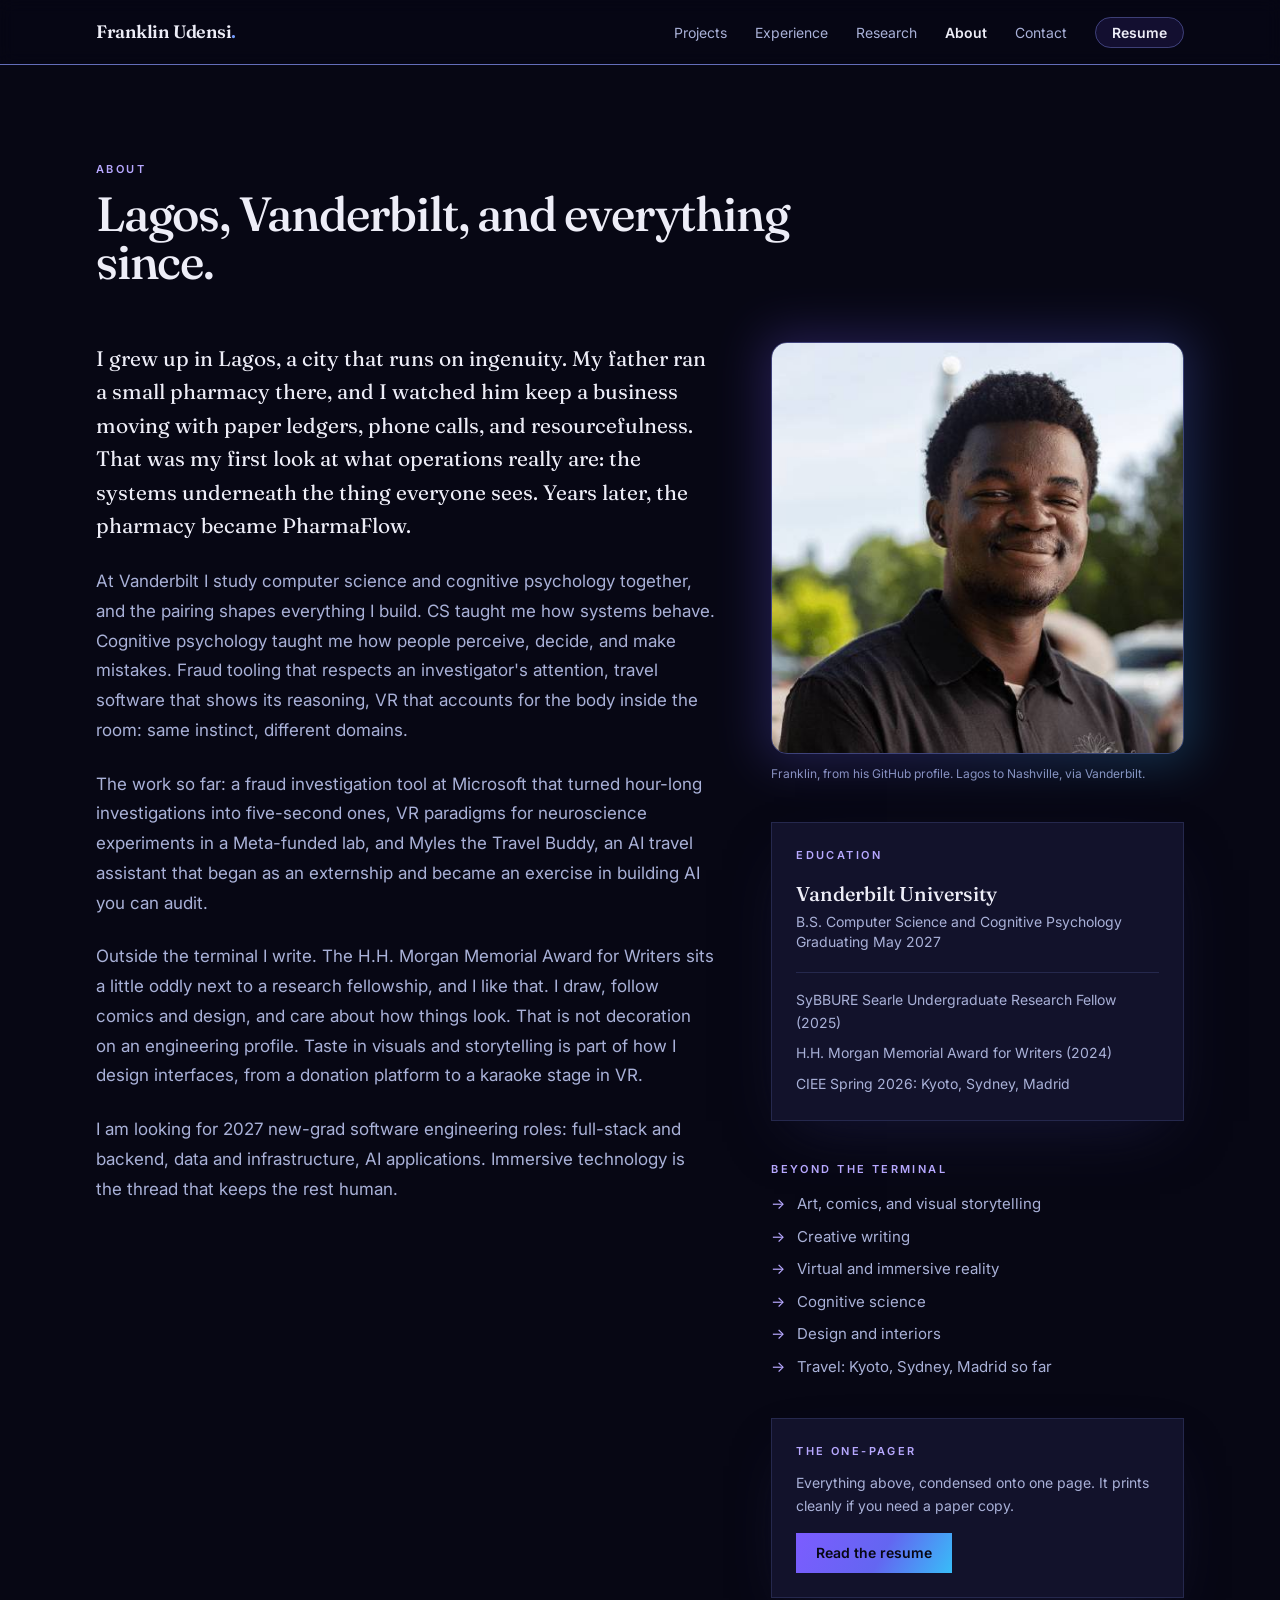
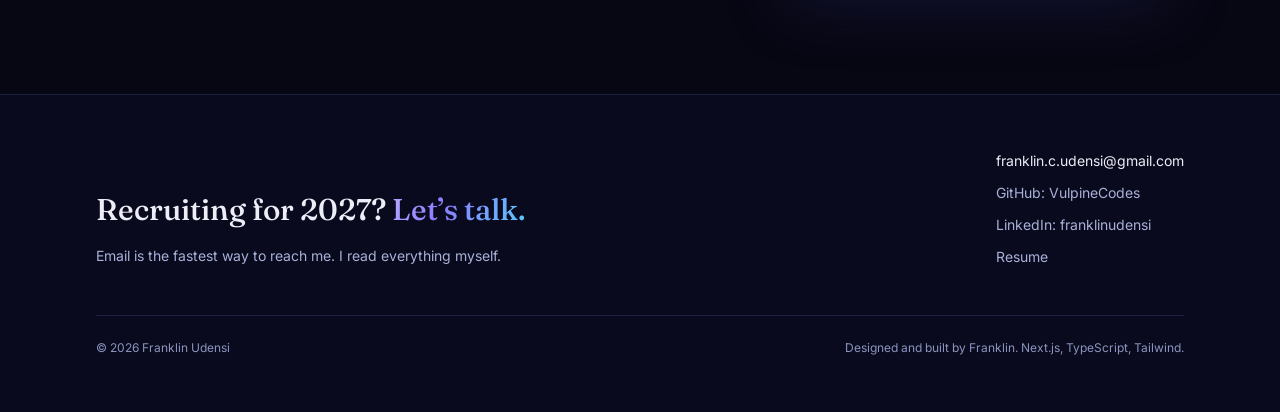
<file: about.html>
<!DOCTYPE html><html lang="en"><head><meta charSet="utf-8"/><meta name="viewport" content="width=device-width, initial-scale=1"/><link rel="stylesheet" href="/_next/static/css/b5d6dec71631c97b.css" data-precedence="next"/><link rel="preload" as="script" fetchPriority="low" href="/_next/static/chunks/webpack-03f7c6bc932ce1e3.js"/><script src="/_next/static/chunks/fd9d1056-1f1f859026f5f0fa.js" async=""></script><script src="/_next/static/chunks/117-e7a95ff872d9ad6e.js" async=""></script><script src="/_next/static/chunks/main-app-d4679674a07abb10.js" async=""></script><script src="/_next/static/chunks/972-db255a47084783e7.js" async=""></script><script src="/_next/static/chunks/958-a81c5736fae3ac9c.js" async=""></script><script src="/_next/static/chunks/app/about/page-62d3907b682f3abc.js" async=""></script><script src="/_next/static/chunks/app/layout-57743c7a938518cf.js" async=""></script><link rel="preconnect" href="https://fonts.googleapis.com"/><link rel="preconnect" href="https://fonts.gstatic.com" crossorigin="anonymous"/><title>About | Franklin Udensi</title><meta name="description" content="About Franklin Udensi: from Lagos to Vanderbilt, computer science and cognitive psychology, Microsoft Xbox, VR research, writing, and design."/><meta name="author" content="Franklin Udensi"/><meta name="keywords" content="Franklin Udensi,software engineer,Vanderbilt,full-stack,data infrastructure,AI applications,VR"/><meta name="robots" content="index, follow"/><meta property="og:title" content="About | Franklin Udensi"/><meta property="og:description" content="Lagos to Vanderbilt. CS plus cognitive psychology, fraud tooling, VR research, and building software for systems and the people inside them."/><meta name="twitter:card" content="summary"/><meta name="twitter:title" content="Franklin Udensi | Software Engineer"/><meta name="twitter:description" content="Franklin Udensi is a Vanderbilt junior studying computer science and cognitive psychology. He builds full-stack products, data infrastructure, and VR experiences. Previously a software engineering intern at Microsoft (Xbox)."/><link rel="icon" href="/icon.svg?8deb0ec6b6bf1eee" type="image/svg+xml" sizes="any"/><link href="https://fonts.googleapis.com/css2?family=Fraunces:ital,opsz,wght@0,9..144,300..600;1,9..144,300..600&amp;family=IBM+Plex+Mono:wght@400;500;600&amp;family=Inter:wght@300..700&amp;display=swap" rel="stylesheet"/><script src="/_next/static/chunks/polyfills-42372ed130431b0a.js" noModule=""></script></head><body class="flex min-h-screen flex-col"><a href="#main" class="sr-only focus:not-sr-only focus:absolute focus:left-4 focus:top-4 focus:z-[60] focus:bg-violet-deep focus:px-4 focus:py-2 focus:text-ink">Skip to content</a><header class="sticky top-0 z-50 border-b border-line/70 bg-night/85 backdrop-blur print:hidden"><div class="mx-auto flex h-16 max-w-6xl items-center justify-between px-5 sm:px-8"><a class="font-display text-lg font-semibold tracking-tight" aria-label="Franklin Udensi, home" href="/">Franklin Udensi<span class="text-accent-gradient" aria-hidden="true">.</span></a><nav aria-label="Primary" class="hidden md:block"><ul class="flex items-center gap-7"><li><a class="link-underline text-sm text-muted hover:text-ink" href="/projects">Projects</a></li><li><a class="link-underline text-sm text-muted hover:text-ink" href="/experience">Experience</a></li><li><a class="link-underline text-sm text-muted hover:text-ink" href="/research">Research</a></li><li><a aria-current="page" class="link-underline text-sm font-semibold text-ink" href="/about">About</a></li><li><a class="link-underline text-sm text-muted hover:text-ink" href="/contact">Contact</a></li><li><a class="rounded-full border border-lineStrong bg-violet-mist px-4 py-1.5 text-sm font-semibold text-ink transition-colors hover:border-violet-soft" href="/resume">Resume</a></li></ul></nav><button type="button" class="inline-flex h-11 w-11 items-center justify-center md:hidden" aria-expanded="false" aria-controls="mobile-nav" aria-label="Open menu"><span aria-hidden="true" class="text-2xl leading-none">≡</span></button></div></header><main id="main" class="flex-1"><div class="mx-auto max-w-6xl px-5 py-16 sm:px-8 lg:py-24"><div style="opacity:0;transform:translateY(24px)"><div class="max-w-3xl"><p class="eyebrow">About</p><h2 class="mt-3 font-display text-4xl font-medium leading-[1.08] tracking-tight text-ink sm:text-5xl">Lagos, Vanderbilt, and everything since.</h2></div></div><div class="mt-14 grid gap-14 lg:grid-cols-[1.5fr_1fr]"><div style="opacity:0;transform:translateY(24px)"><div class="max-w-reading space-y-6 text-[17px] leading-[1.75] text-muted"><p class="font-display text-[21px] leading-[1.6] text-ink">I grew up in Lagos, a city that runs on ingenuity. My father ran a small pharmacy there, and I watched him keep a business moving with paper ledgers, phone calls, and resourcefulness. That was my first look at what operations really are: the systems underneath the thing everyone sees. Years later, the pharmacy became PharmaFlow.</p><p>At Vanderbilt I study computer science and cognitive psychology together, and the pairing shapes everything I build. CS taught me how systems behave. Cognitive psychology taught me how people perceive, decide, and make mistakes. Fraud tooling that respects an investigator&#x27;s attention, travel software that shows its reasoning, VR that accounts for the body inside the room: same instinct, different domains.</p><p>The work so far: a fraud investigation tool at Microsoft that turned hour-long investigations into five-second ones, VR paradigms for neuroscience experiments in a Meta-funded lab, and Myles the Travel Buddy, an AI travel assistant that began as an externship and became an exercise in building AI you can audit.</p><p>Outside the terminal I write. The H.H. Morgan Memorial Award for Writers sits a little oddly next to a research fellowship, and I like that. I draw, follow comics and design, and care about how things look. That is not decoration on an engineering profile. Taste in visuals and storytelling is part of how I design interfaces, from a donation platform to a karaoke stage in VR.</p><p>I am looking for 2027 new-grad software engineering roles: full-stack and backend, data and infrastructure, AI applications. Immersive technology is the thread that keeps the rest human.</p></div></div><div style="opacity:0;transform:translateY(24px)"><aside class="space-y-10"><figure><div class="relative"><div aria-hidden="true" class="absolute -inset-2 rounded-2xl bg-accent-gradient opacity-25 blur-xl"></div><img src="[data-uri]" alt="Portrait of Franklin Udensi" class="relative aspect-square w-full rounded-2xl border border-lineStrong object-cover"/></div><figcaption class="mt-3 text-xs text-faint">Franklin, from his GitHub profile. Lagos to Nashville, via Vanderbilt.</figcaption></figure><section aria-labelledby="edu-heading" class="card-surface p-6"><h2 id="edu-heading" class="eyebrow">Education</h2><p class="mt-4 font-display text-xl font-medium text-ink">Vanderbilt University</p><p class="mt-1 text-sm text-muted">B.S. Computer Science and Cognitive Psychology</p><p class="text-sm text-muted">Graduating <!-- -->May 2027</p><ul class="mt-5 space-y-2 border-t border-line pt-4 text-sm leading-relaxed text-muted"><li>SyBBURE Searle Undergraduate Research Fellow (2025)</li><li>H.H. Morgan Memorial Award for Writers (2024)</li><li>CIEE Spring 2026: Kyoto, Sydney, Madrid</li></ul></section><section aria-labelledby="interests-heading"><h2 id="interests-heading" class="eyebrow">Beyond the terminal</h2><ul class="mt-4 space-y-2.5 text-[15px] text-muted"><li class="flex gap-3"><span aria-hidden="true" class="text-violet-soft">→</span>Art, comics, and visual storytelling</li><li class="flex gap-3"><span aria-hidden="true" class="text-violet-soft">→</span>Creative writing</li><li class="flex gap-3"><span aria-hidden="true" class="text-violet-soft">→</span>Virtual and immersive reality</li><li class="flex gap-3"><span aria-hidden="true" class="text-violet-soft">→</span>Cognitive science</li><li class="flex gap-3"><span aria-hidden="true" class="text-violet-soft">→</span>Design and interiors</li><li class="flex gap-3"><span aria-hidden="true" class="text-violet-soft">→</span>Travel: Kyoto, Sydney, Madrid so far</li></ul></section><section aria-labelledby="resume-heading" class="card-surface p-6"><h2 id="resume-heading" class="eyebrow">The one-pager</h2><p class="mt-3 text-sm leading-relaxed text-muted">Everything above, condensed onto one page. It prints cleanly if you need a paper copy.</p><a class="mt-4 inline-block bg-accent-gradient px-5 py-2.5 text-sm font-semibold text-night transition-opacity hover:opacity-90" href="/resume">Read the resume</a></section></aside></div></div></div></main><footer class="border-t border-line bg-abyss print:hidden"><div class="mx-auto max-w-6xl px-5 py-14 sm:px-8"><div class="flex flex-col gap-10 md:flex-row md:items-end md:justify-between"><div><p class="max-w-md font-display text-3xl font-medium leading-tight">Recruiting for 2027? <span class="text-accent-gradient">Let’s talk.</span></p><p class="mt-4 max-w-md text-sm leading-relaxed text-muted">Email is the fastest way to reach me. I read everything myself.</p></div><nav aria-label="Footer"><ul class="space-y-3 text-sm"><li><a class="link-underline text-ink" href="mailto:franklin.c.udensi@gmail.com">franklin.c.udensi@gmail.com</a></li><li><a class="link-underline text-muted hover:text-ink" href="https://github.com/VulpineCodes" target="_blank" rel="noreferrer">GitHub: VulpineCodes</a></li><li><a class="link-underline text-muted hover:text-ink" href="https://www.linkedin.com/in/franklinudensi" target="_blank" rel="noreferrer">LinkedIn: franklinudensi</a></li><li><a class="link-underline text-muted hover:text-ink" href="/resume">Resume</a></li></ul></nav></div><div class="mt-12 flex flex-col gap-2 border-t border-line pt-6 text-xs text-faint sm:flex-row sm:justify-between"><p>© <!-- -->2026<!-- --> Franklin Udensi</p><p>Designed and built by Franklin. Next.js, TypeScript, Tailwind.</p></div></div></footer><script src="/_next/static/chunks/webpack-03f7c6bc932ce1e3.js" async=""></script><script>(self.__next_f=self.__next_f||[]).push([0]);self.__next_f.push([2,null])</script><script>self.__next_f.push([1,"1:HL[\"/_next/static/css/b5d6dec71631c97b.css\",\"style\"]\n"])</script><script>self.__next_f.push([1,"2:I[2846,[],\"\"]\n4:I[24,[\"972\",\"static/chunks/972-db255a47084783e7.js\",\"958\",\"static/chunks/958-a81c5736fae3ac9c.js\",\"301\",\"static/chunks/app/about/page-62d3907b682f3abc.js\"],\"default\"]\n6:I[2972,[\"972\",\"static/chunks/972-db255a47084783e7.js\",\"958\",\"static/chunks/958-a81c5736fae3ac9c.js\",\"301\",\"static/chunks/app/about/page-62d3907b682f3abc.js\"],\"\"]\n7:I[4707,[],\"\"]\n8:I[6423,[],\"\"]\n9:I[4624,[\"972\",\"static/chunks/972-db255a47084783e7.js\",\"185\",\"static/chunks/app/layout-57743c7a938518cf.js\"],\"default\"]\nb:I[1060,[],\"\"]\n5:T6bd7,"])</script><script>self.__next_f.push([1,"[data-uri]"])</script><script>self.__next_f.push([1,"c:[]\n"])</script><script>self.__next_f.push([1,"0:[\"$\",\"$L2\",null,{\"buildId\":\"XO3ISAiy5wiJwIxLy7-Si\",\"assetPrefix\":\"\",\"urlParts\":[\"\",\"about\"],\"initialTree\":[\"\",{\"children\":[\"about\",{\"children\":[\"__PAGE__\",{}]}]},\"$undefined\",\"$undefined\",true],\"initialSeedData\":[\"\",{\"children\":[\"about\",{\"children\":[\"__PAGE__\",{},[[\"$L3\",[\"$\",\"div\",null,{\"className\":\"mx-auto max-w-6xl px-5 py-16 sm:px-8 lg:py-24\",\"children\":[[\"$\",\"$L4\",null,{\"children\":[\"$\",\"div\",null,{\"className\":\"max-w-3xl\",\"children\":[[\"$\",\"p\",null,{\"className\":\"eyebrow\",\"children\":\"About\"}],[\"$\",\"h2\",null,{\"className\":\"mt-3 font-display text-4xl font-medium leading-[1.08] tracking-tight text-ink sm:text-5xl\",\"children\":\"Lagos, Vanderbilt, and everything since.\"}],\"$undefined\"]}]}],[\"$\",\"div\",null,{\"className\":\"mt-14 grid gap-14 lg:grid-cols-[1.5fr_1fr]\",\"children\":[[\"$\",\"$L4\",null,{\"children\":[\"$\",\"div\",null,{\"className\":\"max-w-reading space-y-6 text-[17px] leading-[1.75] text-muted\",\"children\":[[\"$\",\"p\",\"0\",{\"className\":\"font-display text-[21px] leading-[1.6] text-ink\",\"children\":\"I grew up in Lagos, a city that runs on ingenuity. My father ran a small pharmacy there, and I watched him keep a business moving with paper ledgers, phone calls, and resourcefulness. That was my first look at what operations really are: the systems underneath the thing everyone sees. Years later, the pharmacy became PharmaFlow.\"}],[\"$\",\"p\",\"1\",{\"className\":\"$undefined\",\"children\":\"At Vanderbilt I study computer science and cognitive psychology together, and the pairing shapes everything I build. CS taught me how systems behave. Cognitive psychology taught me how people perceive, decide, and make mistakes. Fraud tooling that respects an investigator's attention, travel software that shows its reasoning, VR that accounts for the body inside the room: same instinct, different domains.\"}],[\"$\",\"p\",\"2\",{\"className\":\"$undefined\",\"children\":\"The work so far: a fraud investigation tool at Microsoft that turned hour-long investigations into five-second ones, VR paradigms for neuroscience experiments in a Meta-funded lab, and Myles the Travel Buddy, an AI travel assistant that began as an externship and became an exercise in building AI you can audit.\"}],[\"$\",\"p\",\"3\",{\"className\":\"$undefined\",\"children\":\"Outside the terminal I write. The H.H. Morgan Memorial Award for Writers sits a little oddly next to a research fellowship, and I like that. I draw, follow comics and design, and care about how things look. That is not decoration on an engineering profile. Taste in visuals and storytelling is part of how I design interfaces, from a donation platform to a karaoke stage in VR.\"}],[\"$\",\"p\",\"4\",{\"className\":\"$undefined\",\"children\":\"I am looking for 2027 new-grad software engineering roles: full-stack and backend, data and infrastructure, AI applications. Immersive technology is the thread that keeps the rest human.\"}]]}]}],[\"$\",\"$L4\",null,{\"delay\":0.1,\"children\":[\"$\",\"aside\",null,{\"className\":\"space-y-10\",\"children\":[[\"$\",\"figure\",null,{\"children\":[[\"$\",\"div\",null,{\"className\":\"relative\",\"children\":[[\"$\",\"div\",null,{\"aria-hidden\":\"true\",\"className\":\"absolute -inset-2 rounded-2xl bg-accent-gradient opacity-25 blur-xl\"}],[\"$\",\"img\",null,{\"src\":\"$5\",\"alt\":\"Portrait of Franklin Udensi\",\"className\":\"relative aspect-square w-full rounded-2xl border border-lineStrong object-cover\"}]]}],[\"$\",\"figcaption\",null,{\"className\":\"mt-3 text-xs text-faint\",\"children\":\"Franklin, from his GitHub profile. Lagos to Nashville, via Vanderbilt.\"}]]}],[\"$\",\"section\",null,{\"aria-labelledby\":\"edu-heading\",\"className\":\"card-surface p-6\",\"children\":[[\"$\",\"h2\",null,{\"id\":\"edu-heading\",\"className\":\"eyebrow\",\"children\":\"Education\"}],[\"$\",\"p\",null,{\"className\":\"mt-4 font-display text-xl font-medium text-ink\",\"children\":\"Vanderbilt University\"}],[\"$\",\"p\",null,{\"className\":\"mt-1 text-sm text-muted\",\"children\":\"B.S. Computer Science and Cognitive Psychology\"}],[\"$\",\"p\",null,{\"className\":\"text-sm text-muted\",\"children\":[\"Graduating \",\"May 2027\"]}],[\"$\",\"ul\",null,{\"className\":\"mt-5 space-y-2 border-t border-line pt-4 text-sm leading-relaxed text-muted\",\"children\":[[[\"$\",\"li\",\"SyBBURE Searle Undergraduate Research Fellow (2025)\",{\"children\":\"SyBBURE Searle Undergraduate Research Fellow (2025)\"}],[\"$\",\"li\",\"H.H. Morgan Memorial Award for Writers (2024)\",{\"children\":\"H.H. Morgan Memorial Award for Writers (2024)\"}]],[\"$\",\"li\",null,{\"children\":\"CIEE Spring 2026: Kyoto, Sydney, Madrid\"}]]}]]}],[\"$\",\"section\",null,{\"aria-labelledby\":\"interests-heading\",\"children\":[[\"$\",\"h2\",null,{\"id\":\"interests-heading\",\"className\":\"eyebrow\",\"children\":\"Beyond the terminal\"}],[\"$\",\"ul\",null,{\"className\":\"mt-4 space-y-2.5 text-[15px] text-muted\",\"children\":[[\"$\",\"li\",\"Art, comics, and visual storytelling\",{\"className\":\"flex gap-3\",\"children\":[[\"$\",\"span\",null,{\"aria-hidden\":\"true\",\"className\":\"text-violet-soft\",\"children\":\"→\"}],\"Art, comics, and visual storytelling\"]}],[\"$\",\"li\",\"Creative writing\",{\"className\":\"flex gap-3\",\"children\":[[\"$\",\"span\",null,{\"aria-hidden\":\"true\",\"className\":\"text-violet-soft\",\"children\":\"→\"}],\"Creative writing\"]}],[\"$\",\"li\",\"Virtual and immersive reality\",{\"className\":\"flex gap-3\",\"children\":[[\"$\",\"span\",null,{\"aria-hidden\":\"true\",\"className\":\"text-violet-soft\",\"children\":\"→\"}],\"Virtual and immersive reality\"]}],[\"$\",\"li\",\"Cognitive science\",{\"className\":\"flex gap-3\",\"children\":[[\"$\",\"span\",null,{\"aria-hidden\":\"true\",\"className\":\"text-violet-soft\",\"children\":\"→\"}],\"Cognitive science\"]}],[\"$\",\"li\",\"Design and interiors\",{\"className\":\"flex gap-3\",\"children\":[[\"$\",\"span\",null,{\"aria-hidden\":\"true\",\"className\":\"text-violet-soft\",\"children\":\"→\"}],\"Design and interiors\"]}],[\"$\",\"li\",\"Travel: Kyoto, Sydney, Madrid so far\",{\"className\":\"flex gap-3\",\"children\":[[\"$\",\"span\",null,{\"aria-hidden\":\"true\",\"className\":\"text-violet-soft\",\"children\":\"→\"}],\"Travel: Kyoto, Sydney, Madrid so far\"]}]]}]]}],[\"$\",\"section\",null,{\"aria-labelledby\":\"resume-heading\",\"className\":\"card-surface p-6\",\"children\":[[\"$\",\"h2\",null,{\"id\":\"resume-heading\",\"className\":\"eyebrow\",\"children\":\"The one-pager\"}],[\"$\",\"p\",null,{\"className\":\"mt-3 text-sm leading-relaxed text-muted\",\"children\":\"Everything above, condensed onto one page. It prints cleanly if you need a paper copy.\"}],[\"$\",\"$L6\",null,{\"href\":\"/resume\",\"className\":\"mt-4 inline-block bg-accent-gradient px-5 py-2.5 text-sm font-semibold text-night transition-opacity hover:opacity-90\",\"children\":\"Read the resume\"}]]}]]}]}]]}]]}],null],null],null]},[null,[\"$\",\"$L7\",null,{\"parallelRouterKey\":\"children\",\"segmentPath\":[\"children\",\"about\",\"children\"],\"error\":\"$undefined\",\"errorStyles\":\"$undefined\",\"errorScripts\":\"$undefined\",\"template\":[\"$\",\"$L8\",null,{}],\"templateStyles\":\"$undefined\",\"templateScripts\":\"$undefined\",\"notFound\":\"$undefined\",\"notFoundStyles\":\"$undefined\"}]],null]},[[[[\"$\",\"link\",\"0\",{\"rel\":\"stylesheet\",\"href\":\"/_next/static/css/b5d6dec71631c97b.css\",\"precedence\":\"next\",\"crossOrigin\":\"$undefined\"}]],[\"$\",\"html\",null,{\"lang\":\"en\",\"children\":[[\"$\",\"head\",null,{\"children\":[[\"$\",\"link\",null,{\"rel\":\"preconnect\",\"href\":\"https://fonts.googleapis.com\"}],[\"$\",\"link\",null,{\"rel\":\"preconnect\",\"href\":\"https://fonts.gstatic.com\",\"crossOrigin\":\"anonymous\"}],[\"$\",\"link\",null,{\"href\":\"https://fonts.googleapis.com/css2?family=Fraunces:ital,opsz,wght@0,9..144,300..600;1,9..144,300..600\u0026family=IBM+Plex+Mono:wght@400;500;600\u0026family=Inter:wght@300..700\u0026display=swap\",\"rel\":\"stylesheet\"}]]}],[\"$\",\"body\",null,{\"className\":\"flex min-h-screen flex-col\",\"children\":[[\"$\",\"a\",null,{\"href\":\"#main\",\"className\":\"sr-only focus:not-sr-only focus:absolute focus:left-4 focus:top-4 focus:z-[60] focus:bg-violet-deep focus:px-4 focus:py-2 focus:text-ink\",\"children\":\"Skip to content\"}],[\"$\",\"$L9\",null,{}],[\"$\",\"main\",null,{\"id\":\"main\",\"className\":\"flex-1\",\"children\":[\"$\",\"$L7\",null,{\"parallelRouterKey\":\"children\",\"segmentPath\":[\"children\"],\"error\":\"$undefined\",\"errorStyles\":\"$undefined\",\"errorScripts\":\"$undefined\",\"template\":[\"$\",\"$L8\",null,{}],\"templateStyles\":\"$undefined\",\"templateScripts\":\"$undefined\",\"notFound\":[\"$\",\"div\",null,{\"className\":\"mx-auto flex max-w-6xl flex-col items-start px-5 py-24 sm:px-8 lg:py-32\",\"children\":[[\"$\",\"p\",null,{\"className\":\"eyebrow\",\"children\":\"404\"}],[\"$\",\"h1\",null,{\"className\":\"mt-4 font-display text-6xl font-light leading-none sm:text-7xl\",\"children\":[\"Off the map\",[\"$\",\"span\",null,{\"className\":\"text-accent-gradient\",\"children\":\".\"}]]}],[\"$\",\"p\",null,{\"className\":\"mt-6 max-w-reading leading-relaxed text-muted\",\"children\":\"This page does not exist. Even Myles the Travel Buddy, the travel planner, cannot route you here. The work, the experience, and the research are all one click away, though.\"}],[\"$\",\"div\",null,{\"className\":\"mt-10 flex flex-wrap gap-4\",\"children\":[[\"$\",\"$L6\",null,{\"href\":\"/\",\"className\":\"bg-accent-gradient px-6 py-3 text-sm font-semibold text-night transition-opacity hover:opacity-90\",\"children\":\"Back home\"}],[\"$\",\"$L6\",null,{\"href\":\"/projects\",\"className\":\"border border-line px-6 py-3 text-sm font-semibold text-ink transition-colors hover:border-violet-soft\",\"children\":\"See the projects\"}]]}]]}],\"notFoundStyles\":[]}]}],[\"$\",\"footer\",null,{\"className\":\"border-t border-line bg-abyss print:hidden\",\"children\":[\"$\",\"div\",null,{\"className\":\"mx-auto max-w-6xl px-5 py-14 sm:px-8\",\"children\":[[\"$\",\"div\",null,{\"className\":\"flex flex-col gap-10 md:flex-row md:items-end md:justify-between\",\"children\":[[\"$\",\"div\",null,{\"children\":[[\"$\",\"p\",null,{\"className\":\"max-w-md font-display text-3xl font-medium leading-tight\",\"children\":[\"Recruiting for 2027? \",[\"$\",\"span\",null,{\"className\":\"text-accent-gradient\",\"children\":\"Let’s talk.\"}]]}],[\"$\",\"p\",null,{\"className\":\"mt-4 max-w-md text-sm leading-relaxed text-muted\",\"children\":\"Email is the fastest way to reach me. I read everything myself.\"}]]}],[\"$\",\"nav\",null,{\"aria-label\":\"Footer\",\"children\":[\"$\",\"ul\",null,{\"className\":\"space-y-3 text-sm\",\"children\":[[\"$\",\"li\",null,{\"children\":[\"$\",\"a\",null,{\"className\":\"link-underline text-ink\",\"href\":\"mailto:franklin.c.udensi@gmail.com\",\"children\":\"franklin.c.udensi@gmail.com\"}]}],[\"$\",\"li\",null,{\"children\":[\"$\",\"a\",null,{\"className\":\"link-underline text-muted hover:text-ink\",\"href\":\"https://github.com/VulpineCodes\",\"target\":\"_blank\",\"rel\":\"noreferrer\",\"children\":\"GitHub: VulpineCodes\"}]}],[\"$\",\"li\",null,{\"children\":[\"$\",\"a\",null,{\"className\":\"link-underline text-muted hover:text-ink\",\"href\":\"https://www.linkedin.com/in/franklinudensi\",\"target\":\"_blank\",\"rel\":\"noreferrer\",\"children\":\"LinkedIn: franklinudensi\"}]}],[\"$\",\"li\",null,{\"children\":[\"$\",\"$L6\",null,{\"className\":\"link-underline text-muted hover:text-ink\",\"href\":\"/resume\",\"children\":\"Resume\"}]}]]}]}]]}],[\"$\",\"div\",null,{\"className\":\"mt-12 flex flex-col gap-2 border-t border-line pt-6 text-xs text-faint sm:flex-row sm:justify-between\",\"children\":[[\"$\",\"p\",null,{\"children\":[\"© \",2026,\" Franklin Udensi\"]}],[\"$\",\"p\",null,{\"children\":\"Designed and built by Franklin. Next.js, TypeScript, Tailwind.\"}]]}]]}]}]]}]]}]],null],null],\"couldBeIntercepted\":false,\"initialHead\":[null,\"$La\"],\"globalErrorComponent\":\"$b\",\"missingSlots\":\"$Wc\"}]\n"])</script><script>self.__next_f.push([1,"a:[[\"$\",\"meta\",\"0\",{\"name\":\"viewport\",\"content\":\"width=device-width, initial-scale=1\"}],[\"$\",\"meta\",\"1\",{\"charSet\":\"utf-8\"}],[\"$\",\"title\",\"2\",{\"children\":\"About | Franklin Udensi\"}],[\"$\",\"meta\",\"3\",{\"name\":\"description\",\"content\":\"About Franklin Udensi: from Lagos to Vanderbilt, computer science and cognitive psychology, Microsoft Xbox, VR research, writing, and design.\"}],[\"$\",\"meta\",\"4\",{\"name\":\"author\",\"content\":\"Franklin Udensi\"}],[\"$\",\"meta\",\"5\",{\"name\":\"keywords\",\"content\":\"Franklin Udensi,software engineer,Vanderbilt,full-stack,data infrastructure,AI applications,VR\"}],[\"$\",\"meta\",\"6\",{\"name\":\"robots\",\"content\":\"index, follow\"}],[\"$\",\"meta\",\"7\",{\"property\":\"og:title\",\"content\":\"About | Franklin Udensi\"}],[\"$\",\"meta\",\"8\",{\"property\":\"og:description\",\"content\":\"Lagos to Vanderbilt. CS plus cognitive psychology, fraud tooling, VR research, and building software for systems and the people inside them.\"}],[\"$\",\"meta\",\"9\",{\"name\":\"twitter:card\",\"content\":\"summary\"}],[\"$\",\"meta\",\"10\",{\"name\":\"twitter:title\",\"content\":\"Franklin Udensi | Software Engineer\"}],[\"$\",\"meta\",\"11\",{\"name\":\"twitter:description\",\"content\":\"Franklin Udensi is a Vanderbilt junior studying computer science and cognitive psychology. He builds full-stack products, data infrastructure, and VR experiences. Previously a software engineering intern at Microsoft (Xbox).\"}],[\"$\",\"link\",\"12\",{\"rel\":\"icon\",\"href\":\"/icon.svg?8deb0ec6b6bf1eee\",\"type\":\"image/svg+xml\",\"sizes\":\"any\"}]]\n3:null\n"])</script></body></html>
</file>
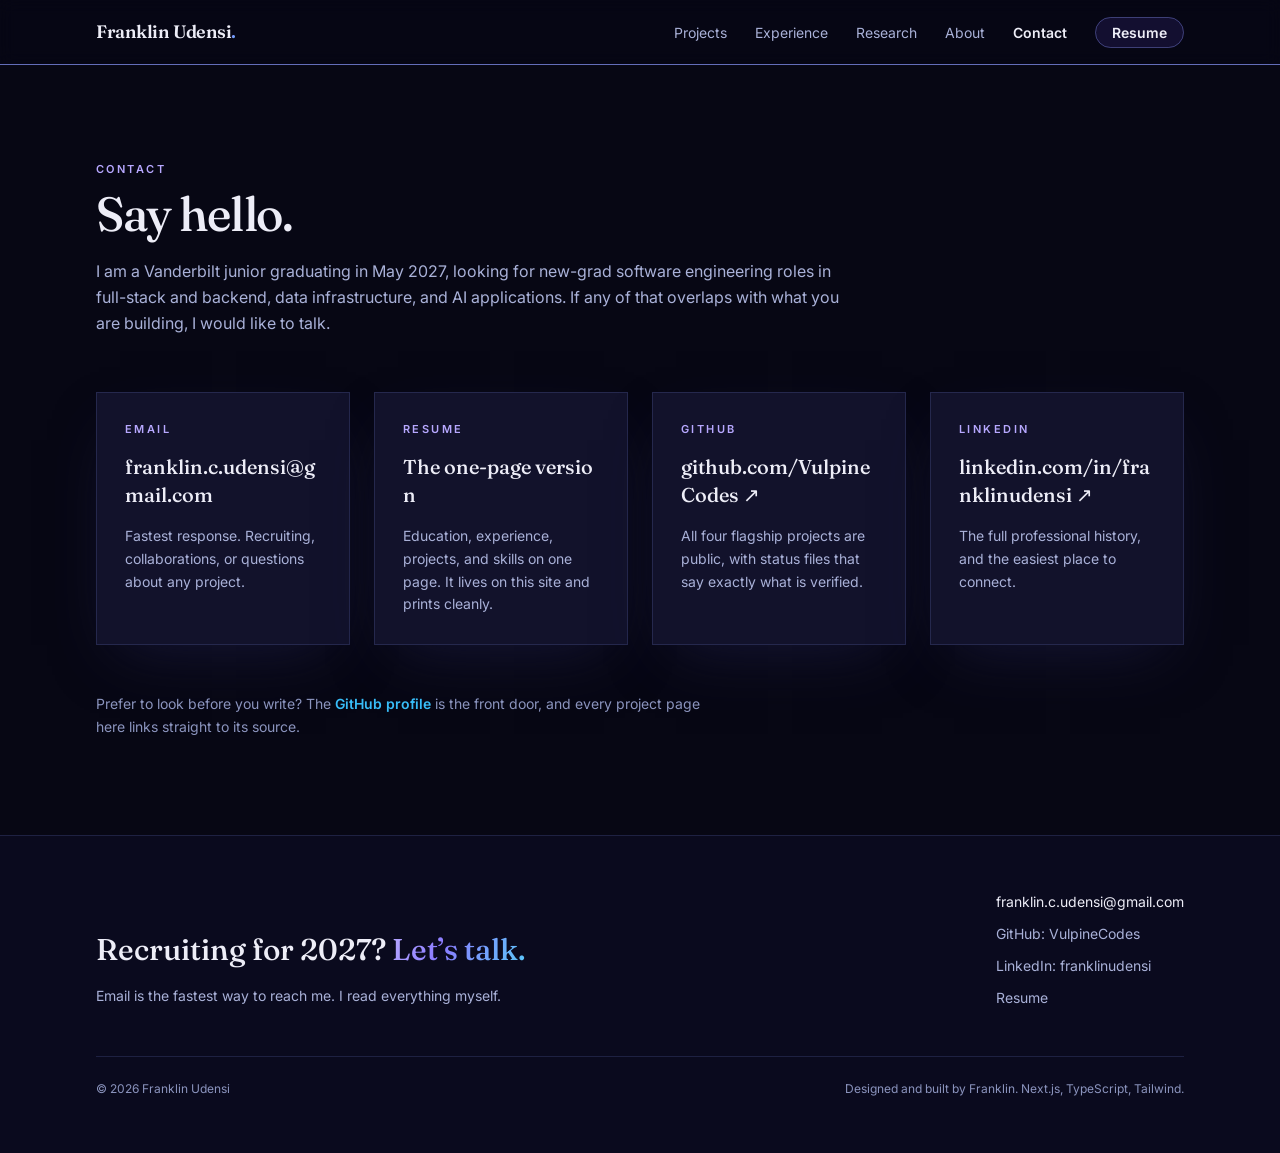
<file: contact.html>
<!DOCTYPE html><html lang="en"><head><meta charSet="utf-8"/><meta name="viewport" content="width=device-width, initial-scale=1"/><link rel="stylesheet" href="/_next/static/css/b5d6dec71631c97b.css" data-precedence="next"/><link rel="preload" as="script" fetchPriority="low" href="/_next/static/chunks/webpack-03f7c6bc932ce1e3.js"/><script src="/_next/static/chunks/fd9d1056-1f1f859026f5f0fa.js" async=""></script><script src="/_next/static/chunks/117-e7a95ff872d9ad6e.js" async=""></script><script src="/_next/static/chunks/main-app-d4679674a07abb10.js" async=""></script><script src="/_next/static/chunks/958-a81c5736fae3ac9c.js" async=""></script><script src="/_next/static/chunks/app/contact/page-ff7470ed6de14695.js" async=""></script><script src="/_next/static/chunks/972-db255a47084783e7.js" async=""></script><script src="/_next/static/chunks/app/layout-57743c7a938518cf.js" async=""></script><script src="/_next/static/chunks/app/page-acead9ff6f161535.js" async=""></script><link rel="preconnect" href="https://fonts.googleapis.com"/><link rel="preconnect" href="https://fonts.gstatic.com" crossorigin="anonymous"/><title>Contact | Franklin Udensi</title><meta name="description" content="Contact Franklin Udensi: email, GitHub (VulpineCodes), LinkedIn, and resume. Open to 2027 new-grad software engineering conversations."/><meta name="author" content="Franklin Udensi"/><meta name="keywords" content="Franklin Udensi,software engineer,Vanderbilt,full-stack,data infrastructure,AI applications,VR"/><meta name="robots" content="index, follow"/><meta property="og:title" content="Contact | Franklin Udensi"/><meta property="og:description" content="Email, GitHub, LinkedIn, and resume for Franklin Udensi."/><meta name="twitter:card" content="summary"/><meta name="twitter:title" content="Franklin Udensi | Software Engineer"/><meta name="twitter:description" content="Franklin Udensi is a Vanderbilt junior studying computer science and cognitive psychology. He builds full-stack products, data infrastructure, and VR experiences. Previously a software engineering intern at Microsoft (Xbox)."/><link rel="icon" href="/icon.svg?8deb0ec6b6bf1eee" type="image/svg+xml" sizes="any"/><link href="https://fonts.googleapis.com/css2?family=Fraunces:ital,opsz,wght@0,9..144,300..600;1,9..144,300..600&amp;family=IBM+Plex+Mono:wght@400;500;600&amp;family=Inter:wght@300..700&amp;display=swap" rel="stylesheet"/><script src="/_next/static/chunks/polyfills-42372ed130431b0a.js" noModule=""></script></head><body class="flex min-h-screen flex-col"><a href="#main" class="sr-only focus:not-sr-only focus:absolute focus:left-4 focus:top-4 focus:z-[60] focus:bg-violet-deep focus:px-4 focus:py-2 focus:text-ink">Skip to content</a><header class="sticky top-0 z-50 border-b border-line/70 bg-night/85 backdrop-blur print:hidden"><div class="mx-auto flex h-16 max-w-6xl items-center justify-between px-5 sm:px-8"><a class="font-display text-lg font-semibold tracking-tight" aria-label="Franklin Udensi, home" href="/">Franklin Udensi<span class="text-accent-gradient" aria-hidden="true">.</span></a><nav aria-label="Primary" class="hidden md:block"><ul class="flex items-center gap-7"><li><a class="link-underline text-sm text-muted hover:text-ink" href="/projects">Projects</a></li><li><a class="link-underline text-sm text-muted hover:text-ink" href="/experience">Experience</a></li><li><a class="link-underline text-sm text-muted hover:text-ink" href="/research">Research</a></li><li><a class="link-underline text-sm text-muted hover:text-ink" href="/about">About</a></li><li><a aria-current="page" class="link-underline text-sm font-semibold text-ink" href="/contact">Contact</a></li><li><a class="rounded-full border border-lineStrong bg-violet-mist px-4 py-1.5 text-sm font-semibold text-ink transition-colors hover:border-violet-soft" href="/resume">Resume</a></li></ul></nav><button type="button" class="inline-flex h-11 w-11 items-center justify-center md:hidden" aria-expanded="false" aria-controls="mobile-nav" aria-label="Open menu"><span aria-hidden="true" class="text-2xl leading-none">≡</span></button></div></header><main id="main" class="flex-1"><div class="mx-auto max-w-6xl px-5 py-16 sm:px-8 lg:py-24"><div style="opacity:0;transform:translateY(24px)"><div class="max-w-3xl"><p class="eyebrow">Contact</p><h2 class="mt-3 font-display text-4xl font-medium leading-[1.08] tracking-tight text-ink sm:text-5xl">Say hello.</h2><p class="mt-5 text-base leading-relaxed text-muted">I am a Vanderbilt junior graduating in May 2027, looking for new-grad software engineering roles in full-stack and backend, data infrastructure, and AI applications. If any of that overlaps with what you are building, I would like to talk.</p></div></div><div class="mt-14 grid gap-6 sm:grid-cols-2 lg:grid-cols-4"><div style="opacity:0;transform:translateY(24px)"><article class="card-surface flex h-full flex-col p-7"><h2 class="eyebrow">Email</h2><a href="mailto:franklin.c.udensi@gmail.com" class="link-underline mt-4 break-all font-display text-xl font-medium text-ink">franklin.c.udensi@gmail.com</a><p class="mt-4 text-sm leading-relaxed text-muted">Fastest response. Recruiting, collaborations, or questions about any project.</p></article></div><div style="opacity:0;transform:translateY(24px)"><article class="card-surface flex h-full flex-col p-7"><h2 class="eyebrow">Resume</h2><a href="/resume" class="link-underline mt-4 break-all font-display text-xl font-medium text-ink">The one-page version</a><p class="mt-4 text-sm leading-relaxed text-muted">Education, experience, projects, and skills on one page. It lives on this site and prints cleanly.</p></article></div><div style="opacity:0;transform:translateY(24px)"><article class="card-surface flex h-full flex-col p-7"><h2 class="eyebrow">GitHub</h2><a href="https://github.com/VulpineCodes" target="_blank" rel="noreferrer" class="link-underline mt-4 break-all font-display text-xl font-medium text-ink">github.com/VulpineCodes<span aria-hidden="true"> ↗</span></a><p class="mt-4 text-sm leading-relaxed text-muted">All four flagship projects are public, with status files that say exactly what is verified.</p></article></div><div style="opacity:0;transform:translateY(24px)"><article class="card-surface flex h-full flex-col p-7"><h2 class="eyebrow">LinkedIn</h2><a href="https://www.linkedin.com/in/franklinudensi" target="_blank" rel="noreferrer" class="link-underline mt-4 break-all font-display text-xl font-medium text-ink">linkedin.com/in/franklinudensi<span aria-hidden="true"> ↗</span></a><p class="mt-4 text-sm leading-relaxed text-muted">The full professional history, and the easiest place to connect.</p></article></div></div><div style="opacity:0;transform:translateY(24px)"><p class="mt-12 max-w-reading text-sm leading-relaxed text-faint">Prefer to look before you write? The<!-- --> <a href="https://github.com/VulpineCodes" target="_blank" rel="noreferrer" class="link-underline font-semibold text-glow">GitHub profile</a> <!-- -->is the front door, and every project page here links straight to its source.</p></div></div></main><footer class="border-t border-line bg-abyss print:hidden"><div class="mx-auto max-w-6xl px-5 py-14 sm:px-8"><div class="flex flex-col gap-10 md:flex-row md:items-end md:justify-between"><div><p class="max-w-md font-display text-3xl font-medium leading-tight">Recruiting for 2027? <span class="text-accent-gradient">Let’s talk.</span></p><p class="mt-4 max-w-md text-sm leading-relaxed text-muted">Email is the fastest way to reach me. I read everything myself.</p></div><nav aria-label="Footer"><ul class="space-y-3 text-sm"><li><a class="link-underline text-ink" href="mailto:franklin.c.udensi@gmail.com">franklin.c.udensi@gmail.com</a></li><li><a class="link-underline text-muted hover:text-ink" href="https://github.com/VulpineCodes" target="_blank" rel="noreferrer">GitHub: VulpineCodes</a></li><li><a class="link-underline text-muted hover:text-ink" href="https://www.linkedin.com/in/franklinudensi" target="_blank" rel="noreferrer">LinkedIn: franklinudensi</a></li><li><a class="link-underline text-muted hover:text-ink" href="/resume">Resume</a></li></ul></nav></div><div class="mt-12 flex flex-col gap-2 border-t border-line pt-6 text-xs text-faint sm:flex-row sm:justify-between"><p>© <!-- -->2026<!-- --> Franklin Udensi</p><p>Designed and built by Franklin. Next.js, TypeScript, Tailwind.</p></div></div></footer><script src="/_next/static/chunks/webpack-03f7c6bc932ce1e3.js" async=""></script><script>(self.__next_f=self.__next_f||[]).push([0]);self.__next_f.push([2,null])</script><script>self.__next_f.push([1,"1:HL[\"/_next/static/css/b5d6dec71631c97b.css\",\"style\"]\n"])</script><script>self.__next_f.push([1,"2:I[2846,[],\"\"]\n4:I[24,[\"958\",\"static/chunks/958-a81c5736fae3ac9c.js\",\"327\",\"static/chunks/app/contact/page-ff7470ed6de14695.js\"],\"default\"]\n5:I[4707,[],\"\"]\n6:I[6423,[],\"\"]\n7:I[4624,[\"972\",\"static/chunks/972-db255a47084783e7.js\",\"185\",\"static/chunks/app/layout-57743c7a938518cf.js\"],\"default\"]\n8:I[2972,[\"972\",\"static/chunks/972-db255a47084783e7.js\",\"958\",\"static/chunks/958-a81c5736fae3ac9c.js\",\"931\",\"static/chunks/app/page-acead9ff6f161535.js\"],\"\"]\na:I[1060,[],\"\"]\nb:[]\n"])</script><script>self.__next_f.push([1,"0:[\"$\",\"$L2\",null,{\"buildId\":\"XO3ISAiy5wiJwIxLy7-Si\",\"assetPrefix\":\"\",\"urlParts\":[\"\",\"contact\"],\"initialTree\":[\"\",{\"children\":[\"contact\",{\"children\":[\"__PAGE__\",{}]}]},\"$undefined\",\"$undefined\",true],\"initialSeedData\":[\"\",{\"children\":[\"contact\",{\"children\":[\"__PAGE__\",{},[[\"$L3\",[\"$\",\"div\",null,{\"className\":\"mx-auto max-w-6xl px-5 py-16 sm:px-8 lg:py-24\",\"children\":[[\"$\",\"$L4\",null,{\"children\":[\"$\",\"div\",null,{\"className\":\"max-w-3xl\",\"children\":[[\"$\",\"p\",null,{\"className\":\"eyebrow\",\"children\":\"Contact\"}],[\"$\",\"h2\",null,{\"className\":\"mt-3 font-display text-4xl font-medium leading-[1.08] tracking-tight text-ink sm:text-5xl\",\"children\":\"Say hello.\"}],[\"$\",\"p\",null,{\"className\":\"mt-5 text-base leading-relaxed text-muted\",\"children\":\"I am a Vanderbilt junior graduating in May 2027, looking for new-grad software engineering roles in full-stack and backend, data infrastructure, and AI applications. If any of that overlaps with what you are building, I would like to talk.\"}]]}]}],[\"$\",\"div\",null,{\"className\":\"mt-14 grid gap-6 sm:grid-cols-2 lg:grid-cols-4\",\"children\":[[\"$\",\"$L4\",\"Email\",{\"delay\":0,\"children\":[\"$\",\"article\",null,{\"className\":\"card-surface flex h-full flex-col p-7\",\"children\":[[\"$\",\"h2\",null,{\"className\":\"eyebrow\",\"children\":\"Email\"}],[\"$\",\"a\",null,{\"href\":\"mailto:franklin.c.udensi@gmail.com\",\"className\":\"link-underline mt-4 break-all font-display text-xl font-medium text-ink\",\"children\":[\"franklin.c.udensi@gmail.com\",false]}],[\"$\",\"p\",null,{\"className\":\"mt-4 text-sm leading-relaxed text-muted\",\"children\":\"Fastest response. Recruiting, collaborations, or questions about any project.\"}]]}]}],[\"$\",\"$L4\",\"Resume\",{\"delay\":0.06,\"children\":[\"$\",\"article\",null,{\"className\":\"card-surface flex h-full flex-col p-7\",\"children\":[[\"$\",\"h2\",null,{\"className\":\"eyebrow\",\"children\":\"Resume\"}],[\"$\",\"a\",null,{\"href\":\"/resume\",\"className\":\"link-underline mt-4 break-all font-display text-xl font-medium text-ink\",\"children\":[\"The one-page version\",false]}],[\"$\",\"p\",null,{\"className\":\"mt-4 text-sm leading-relaxed text-muted\",\"children\":\"Education, experience, projects, and skills on one page. It lives on this site and prints cleanly.\"}]]}]}],[\"$\",\"$L4\",\"GitHub\",{\"delay\":0.12,\"children\":[\"$\",\"article\",null,{\"className\":\"card-surface flex h-full flex-col p-7\",\"children\":[[\"$\",\"h2\",null,{\"className\":\"eyebrow\",\"children\":\"GitHub\"}],[\"$\",\"a\",null,{\"href\":\"https://github.com/VulpineCodes\",\"target\":\"_blank\",\"rel\":\"noreferrer\",\"className\":\"link-underline mt-4 break-all font-display text-xl font-medium text-ink\",\"children\":[\"github.com/VulpineCodes\",[\"$\",\"span\",null,{\"aria-hidden\":\"true\",\"children\":\" ↗\"}]]}],[\"$\",\"p\",null,{\"className\":\"mt-4 text-sm leading-relaxed text-muted\",\"children\":\"All four flagship projects are public, with status files that say exactly what is verified.\"}]]}]}],[\"$\",\"$L4\",\"LinkedIn\",{\"delay\":0.18,\"children\":[\"$\",\"article\",null,{\"className\":\"card-surface flex h-full flex-col p-7\",\"children\":[[\"$\",\"h2\",null,{\"className\":\"eyebrow\",\"children\":\"LinkedIn\"}],[\"$\",\"a\",null,{\"href\":\"https://www.linkedin.com/in/franklinudensi\",\"target\":\"_blank\",\"rel\":\"noreferrer\",\"className\":\"link-underline mt-4 break-all font-display text-xl font-medium text-ink\",\"children\":[\"linkedin.com/in/franklinudensi\",[\"$\",\"span\",null,{\"aria-hidden\":\"true\",\"children\":\" ↗\"}]]}],[\"$\",\"p\",null,{\"className\":\"mt-4 text-sm leading-relaxed text-muted\",\"children\":\"The full professional history, and the easiest place to connect.\"}]]}]}]]}],[\"$\",\"$L4\",null,{\"children\":[\"$\",\"p\",null,{\"className\":\"mt-12 max-w-reading text-sm leading-relaxed text-faint\",\"children\":[\"Prefer to look before you write? The\",\" \",[\"$\",\"a\",null,{\"href\":\"https://github.com/VulpineCodes\",\"target\":\"_blank\",\"rel\":\"noreferrer\",\"className\":\"link-underline font-semibold text-glow\",\"children\":\"GitHub profile\"}],\" \",\"is the front door, and every project page here links straight to its source.\"]}]}]]}],null],null],null]},[null,[\"$\",\"$L5\",null,{\"parallelRouterKey\":\"children\",\"segmentPath\":[\"children\",\"contact\",\"children\"],\"error\":\"$undefined\",\"errorStyles\":\"$undefined\",\"errorScripts\":\"$undefined\",\"template\":[\"$\",\"$L6\",null,{}],\"templateStyles\":\"$undefined\",\"templateScripts\":\"$undefined\",\"notFound\":\"$undefined\",\"notFoundStyles\":\"$undefined\"}]],null]},[[[[\"$\",\"link\",\"0\",{\"rel\":\"stylesheet\",\"href\":\"/_next/static/css/b5d6dec71631c97b.css\",\"precedence\":\"next\",\"crossOrigin\":\"$undefined\"}]],[\"$\",\"html\",null,{\"lang\":\"en\",\"children\":[[\"$\",\"head\",null,{\"children\":[[\"$\",\"link\",null,{\"rel\":\"preconnect\",\"href\":\"https://fonts.googleapis.com\"}],[\"$\",\"link\",null,{\"rel\":\"preconnect\",\"href\":\"https://fonts.gstatic.com\",\"crossOrigin\":\"anonymous\"}],[\"$\",\"link\",null,{\"href\":\"https://fonts.googleapis.com/css2?family=Fraunces:ital,opsz,wght@0,9..144,300..600;1,9..144,300..600\u0026family=IBM+Plex+Mono:wght@400;500;600\u0026family=Inter:wght@300..700\u0026display=swap\",\"rel\":\"stylesheet\"}]]}],[\"$\",\"body\",null,{\"className\":\"flex min-h-screen flex-col\",\"children\":[[\"$\",\"a\",null,{\"href\":\"#main\",\"className\":\"sr-only focus:not-sr-only focus:absolute focus:left-4 focus:top-4 focus:z-[60] focus:bg-violet-deep focus:px-4 focus:py-2 focus:text-ink\",\"children\":\"Skip to content\"}],[\"$\",\"$L7\",null,{}],[\"$\",\"main\",null,{\"id\":\"main\",\"className\":\"flex-1\",\"children\":[\"$\",\"$L5\",null,{\"parallelRouterKey\":\"children\",\"segmentPath\":[\"children\"],\"error\":\"$undefined\",\"errorStyles\":\"$undefined\",\"errorScripts\":\"$undefined\",\"template\":[\"$\",\"$L6\",null,{}],\"templateStyles\":\"$undefined\",\"templateScripts\":\"$undefined\",\"notFound\":[\"$\",\"div\",null,{\"className\":\"mx-auto flex max-w-6xl flex-col items-start px-5 py-24 sm:px-8 lg:py-32\",\"children\":[[\"$\",\"p\",null,{\"className\":\"eyebrow\",\"children\":\"404\"}],[\"$\",\"h1\",null,{\"className\":\"mt-4 font-display text-6xl font-light leading-none sm:text-7xl\",\"children\":[\"Off the map\",[\"$\",\"span\",null,{\"className\":\"text-accent-gradient\",\"children\":\".\"}]]}],[\"$\",\"p\",null,{\"className\":\"mt-6 max-w-reading leading-relaxed text-muted\",\"children\":\"This page does not exist. Even Myles the Travel Buddy, the travel planner, cannot route you here. The work, the experience, and the research are all one click away, though.\"}],[\"$\",\"div\",null,{\"className\":\"mt-10 flex flex-wrap gap-4\",\"children\":[[\"$\",\"$L8\",null,{\"href\":\"/\",\"className\":\"bg-accent-gradient px-6 py-3 text-sm font-semibold text-night transition-opacity hover:opacity-90\",\"children\":\"Back home\"}],[\"$\",\"$L8\",null,{\"href\":\"/projects\",\"className\":\"border border-line px-6 py-3 text-sm font-semibold text-ink transition-colors hover:border-violet-soft\",\"children\":\"See the projects\"}]]}]]}],\"notFoundStyles\":[]}]}],[\"$\",\"footer\",null,{\"className\":\"border-t border-line bg-abyss print:hidden\",\"children\":[\"$\",\"div\",null,{\"className\":\"mx-auto max-w-6xl px-5 py-14 sm:px-8\",\"children\":[[\"$\",\"div\",null,{\"className\":\"flex flex-col gap-10 md:flex-row md:items-end md:justify-between\",\"children\":[[\"$\",\"div\",null,{\"children\":[[\"$\",\"p\",null,{\"className\":\"max-w-md font-display text-3xl font-medium leading-tight\",\"children\":[\"Recruiting for 2027? \",[\"$\",\"span\",null,{\"className\":\"text-accent-gradient\",\"children\":\"Let’s talk.\"}]]}],[\"$\",\"p\",null,{\"className\":\"mt-4 max-w-md text-sm leading-relaxed text-muted\",\"children\":\"Email is the fastest way to reach me. I read everything myself.\"}]]}],[\"$\",\"nav\",null,{\"aria-label\":\"Footer\",\"children\":[\"$\",\"ul\",null,{\"className\":\"space-y-3 text-sm\",\"children\":[[\"$\",\"li\",null,{\"children\":[\"$\",\"a\",null,{\"className\":\"link-underline text-ink\",\"href\":\"mailto:franklin.c.udensi@gmail.com\",\"children\":\"franklin.c.udensi@gmail.com\"}]}],[\"$\",\"li\",null,{\"children\":[\"$\",\"a\",null,{\"className\":\"link-underline text-muted hover:text-ink\",\"href\":\"https://github.com/VulpineCodes\",\"target\":\"_blank\",\"rel\":\"noreferrer\",\"children\":\"GitHub: VulpineCodes\"}]}],[\"$\",\"li\",null,{\"children\":[\"$\",\"a\",null,{\"className\":\"link-underline text-muted hover:text-ink\",\"href\":\"https://www.linkedin.com/in/franklinudensi\",\"target\":\"_blank\",\"rel\":\"noreferrer\",\"children\":\"LinkedIn: franklinudensi\"}]}],[\"$\",\"li\",null,{\"children\":[\"$\",\"$L8\",null,{\"className\":\"link-underline text-muted hover:text-ink\",\"href\":\"/resume\",\"children\":\"Resume\"}]}]]}]}]]}],[\"$\",\"div\",null,{\"className\":\"mt-12 flex flex-col gap-2 border-t border-line pt-6 text-xs text-faint sm:flex-row sm:justify-between\",\"children\":[[\"$\",\"p\",null,{\"children\":[\"© \",2026,\" Franklin Udensi\"]}],[\"$\",\"p\",null,{\"children\":\"Designed and built by Franklin. Next.js, TypeScript, Tailwind.\"}]]}]]}]}]]}]]}]],null],null],\"couldBeIntercepted\":false,\"initialHead\":[null,\"$L9\"],\"globalErrorComponent\":\"$a\",\"missingSlots\":\"$Wb\"}]\n"])</script><script>self.__next_f.push([1,"9:[[\"$\",\"meta\",\"0\",{\"name\":\"viewport\",\"content\":\"width=device-width, initial-scale=1\"}],[\"$\",\"meta\",\"1\",{\"charSet\":\"utf-8\"}],[\"$\",\"title\",\"2\",{\"children\":\"Contact | Franklin Udensi\"}],[\"$\",\"meta\",\"3\",{\"name\":\"description\",\"content\":\"Contact Franklin Udensi: email, GitHub (VulpineCodes), LinkedIn, and resume. Open to 2027 new-grad software engineering conversations.\"}],[\"$\",\"meta\",\"4\",{\"name\":\"author\",\"content\":\"Franklin Udensi\"}],[\"$\",\"meta\",\"5\",{\"name\":\"keywords\",\"content\":\"Franklin Udensi,software engineer,Vanderbilt,full-stack,data infrastructure,AI applications,VR\"}],[\"$\",\"meta\",\"6\",{\"name\":\"robots\",\"content\":\"index, follow\"}],[\"$\",\"meta\",\"7\",{\"property\":\"og:title\",\"content\":\"Contact | Franklin Udensi\"}],[\"$\",\"meta\",\"8\",{\"property\":\"og:description\",\"content\":\"Email, GitHub, LinkedIn, and resume for Franklin Udensi.\"}],[\"$\",\"meta\",\"9\",{\"name\":\"twitter:card\",\"content\":\"summary\"}],[\"$\",\"meta\",\"10\",{\"name\":\"twitter:title\",\"content\":\"Franklin Udensi | Software Engineer\"}],[\"$\",\"meta\",\"11\",{\"name\":\"twitter:description\",\"content\":\"Franklin Udensi is a Vanderbilt junior studying computer science and cognitive psychology. He builds full-stack products, data infrastructure, and VR experiences. Previously a software engineering intern at Microsoft (Xbox).\"}],[\"$\",\"link\",\"12\",{\"rel\":\"icon\",\"href\":\"/icon.svg?8deb0ec6b6bf1eee\",\"type\":\"image/svg+xml\",\"sizes\":\"any\"}]]\n3:null\n"])</script></body></html>
</file>
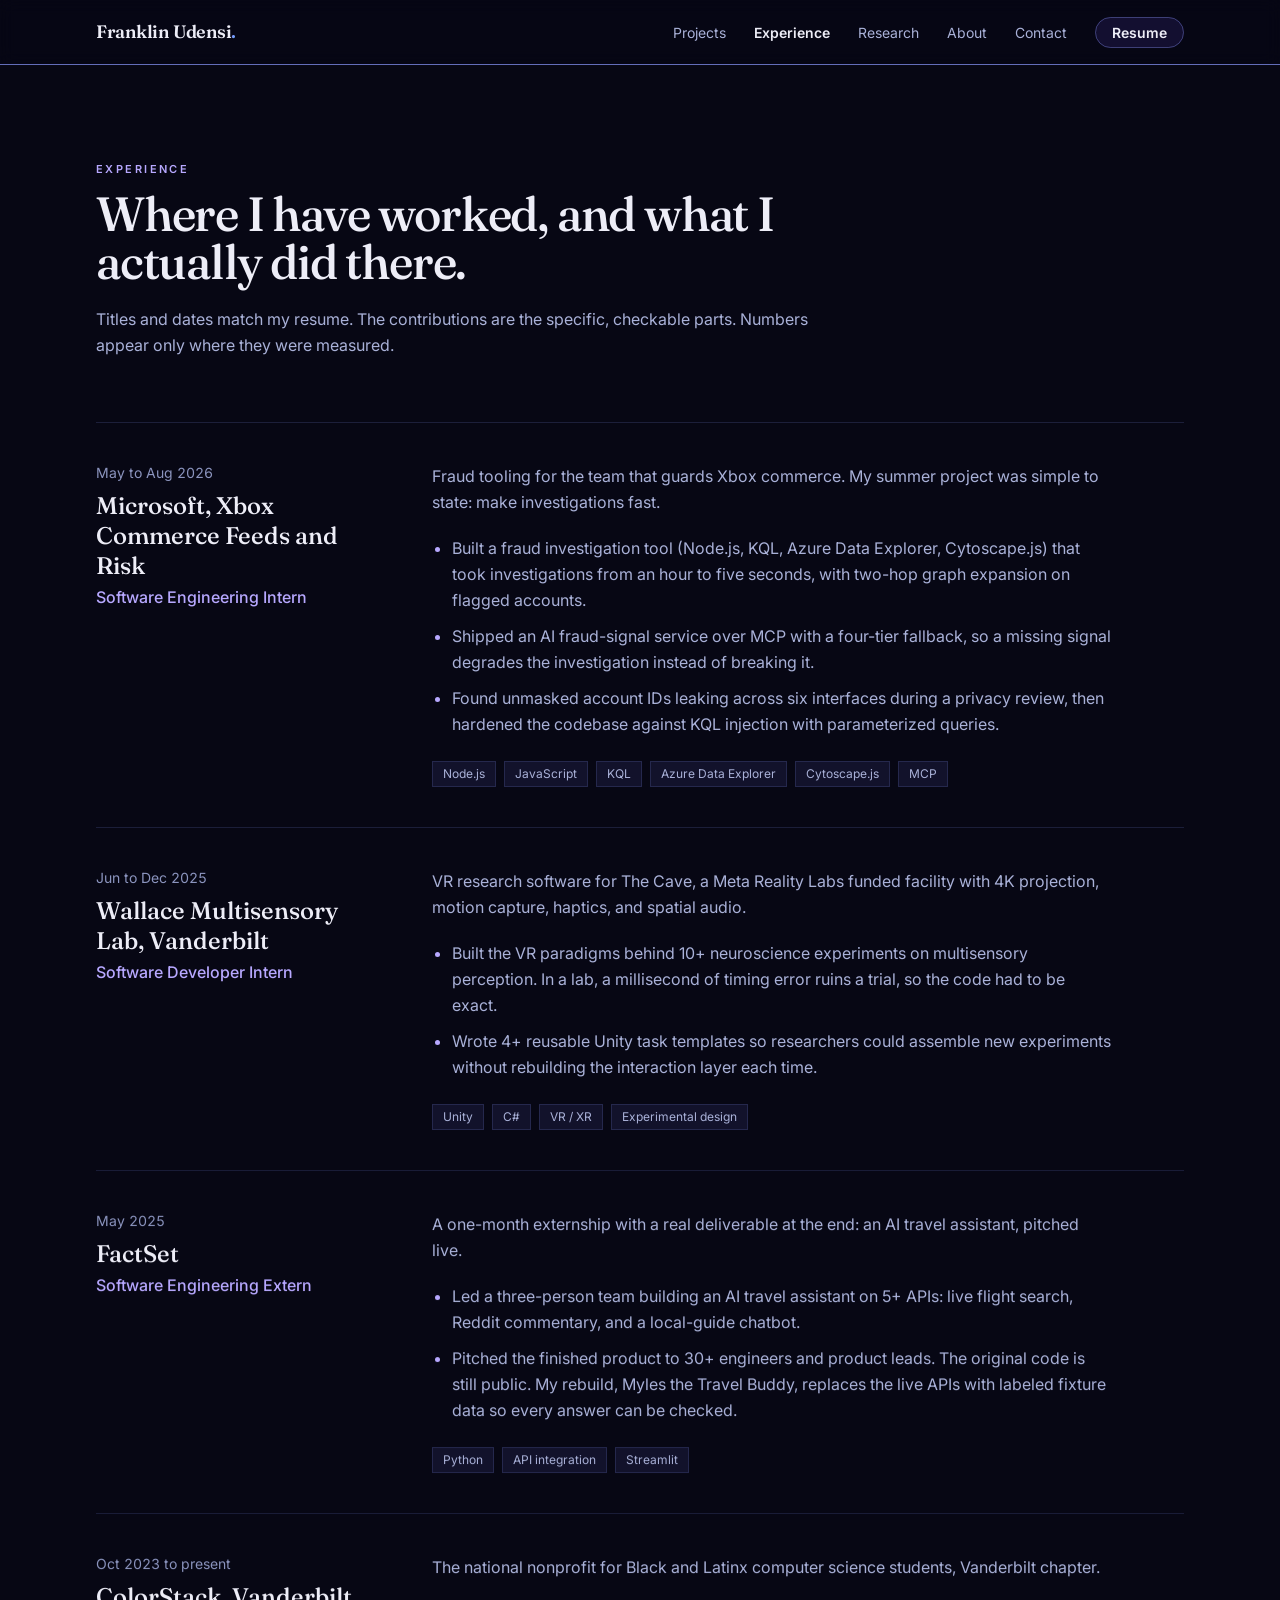
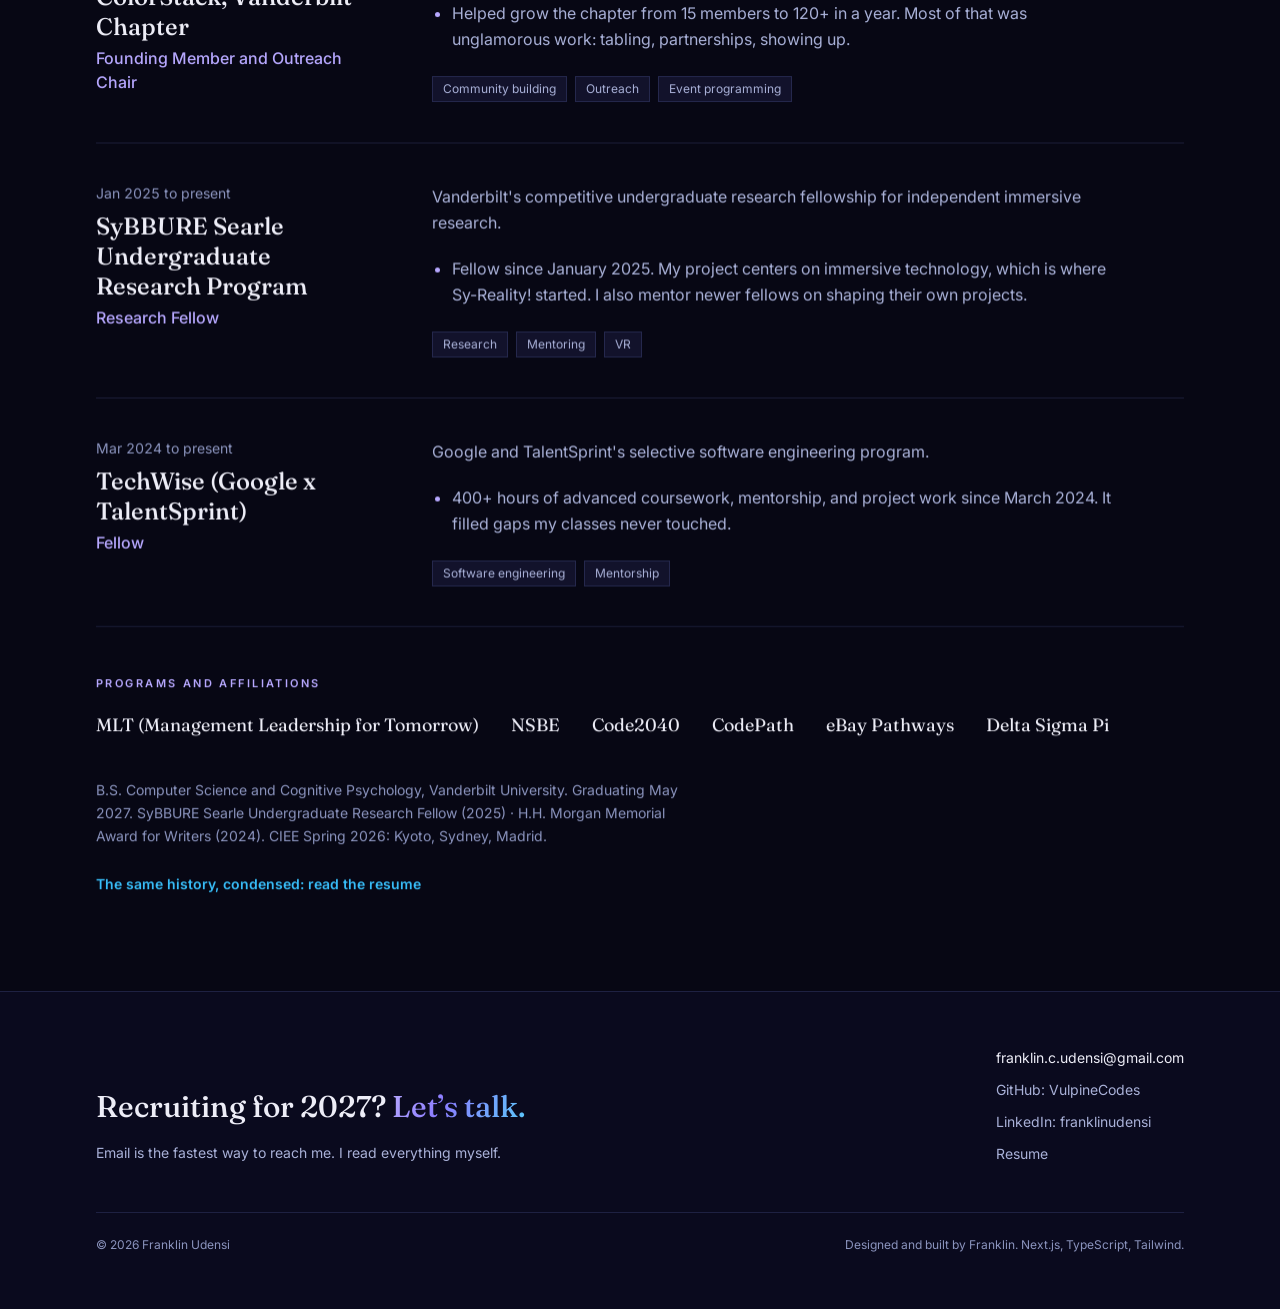
<file: experience.html>
<!DOCTYPE html><html lang="en"><head><meta charSet="utf-8"/><meta name="viewport" content="width=device-width, initial-scale=1"/><link rel="stylesheet" href="/_next/static/css/b5d6dec71631c97b.css" data-precedence="next"/><link rel="preload" as="script" fetchPriority="low" href="/_next/static/chunks/webpack-03f7c6bc932ce1e3.js"/><script src="/_next/static/chunks/fd9d1056-1f1f859026f5f0fa.js" async=""></script><script src="/_next/static/chunks/117-e7a95ff872d9ad6e.js" async=""></script><script src="/_next/static/chunks/main-app-d4679674a07abb10.js" async=""></script><script src="/_next/static/chunks/972-db255a47084783e7.js" async=""></script><script src="/_next/static/chunks/958-a81c5736fae3ac9c.js" async=""></script><script src="/_next/static/chunks/app/experience/page-9fad65db1754b4c5.js" async=""></script><script src="/_next/static/chunks/app/layout-57743c7a938518cf.js" async=""></script><link rel="preconnect" href="https://fonts.googleapis.com"/><link rel="preconnect" href="https://fonts.gstatic.com" crossorigin="anonymous"/><title>Experience | Franklin Udensi</title><meta name="description" content="Franklin Udensi&#x27;s experience: Microsoft Xbox fraud tooling, VR development at Vanderbilt&#x27;s Wallace Multisensory Lab, FactSet, SyBBURE fellowship, and ColorStack leadership."/><meta name="author" content="Franklin Udensi"/><meta name="keywords" content="Franklin Udensi,software engineer,Vanderbilt,full-stack,data infrastructure,AI applications,VR"/><meta name="robots" content="index, follow"/><meta property="og:title" content="Experience | Franklin Udensi"/><meta property="og:description" content="Microsoft (Xbox Commerce Feeds and Risk), Wallace Multisensory Lab, FactSet, SyBBURE, ColorStack: roles, contributions, and verified outcomes."/><meta name="twitter:card" content="summary"/><meta name="twitter:title" content="Franklin Udensi | Software Engineer"/><meta name="twitter:description" content="Franklin Udensi is a Vanderbilt junior studying computer science and cognitive psychology. He builds full-stack products, data infrastructure, and VR experiences. Previously a software engineering intern at Microsoft (Xbox)."/><link rel="icon" href="/icon.svg?8deb0ec6b6bf1eee" type="image/svg+xml" sizes="any"/><link href="https://fonts.googleapis.com/css2?family=Fraunces:ital,opsz,wght@0,9..144,300..600;1,9..144,300..600&amp;family=IBM+Plex+Mono:wght@400;500;600&amp;family=Inter:wght@300..700&amp;display=swap" rel="stylesheet"/><script src="/_next/static/chunks/polyfills-42372ed130431b0a.js" noModule=""></script></head><body class="flex min-h-screen flex-col"><a href="#main" class="sr-only focus:not-sr-only focus:absolute focus:left-4 focus:top-4 focus:z-[60] focus:bg-violet-deep focus:px-4 focus:py-2 focus:text-ink">Skip to content</a><header class="sticky top-0 z-50 border-b border-line/70 bg-night/85 backdrop-blur print:hidden"><div class="mx-auto flex h-16 max-w-6xl items-center justify-between px-5 sm:px-8"><a class="font-display text-lg font-semibold tracking-tight" aria-label="Franklin Udensi, home" href="/">Franklin Udensi<span class="text-accent-gradient" aria-hidden="true">.</span></a><nav aria-label="Primary" class="hidden md:block"><ul class="flex items-center gap-7"><li><a class="link-underline text-sm text-muted hover:text-ink" href="/projects">Projects</a></li><li><a aria-current="page" class="link-underline text-sm font-semibold text-ink" href="/experience">Experience</a></li><li><a class="link-underline text-sm text-muted hover:text-ink" href="/research">Research</a></li><li><a class="link-underline text-sm text-muted hover:text-ink" href="/about">About</a></li><li><a class="link-underline text-sm text-muted hover:text-ink" href="/contact">Contact</a></li><li><a class="rounded-full border border-lineStrong bg-violet-mist px-4 py-1.5 text-sm font-semibold text-ink transition-colors hover:border-violet-soft" href="/resume">Resume</a></li></ul></nav><button type="button" class="inline-flex h-11 w-11 items-center justify-center md:hidden" aria-expanded="false" aria-controls="mobile-nav" aria-label="Open menu"><span aria-hidden="true" class="text-2xl leading-none">≡</span></button></div></header><main id="main" class="flex-1"><div class="mx-auto max-w-6xl px-5 py-16 sm:px-8 lg:py-24"><div style="opacity:0;transform:translateY(24px)"><div class="max-w-3xl"><p class="eyebrow">Experience</p><h2 class="mt-3 font-display text-4xl font-medium leading-[1.08] tracking-tight text-ink sm:text-5xl">Where I have worked, and what I actually did there.</h2><p class="mt-5 text-base leading-relaxed text-muted">Titles and dates match my resume. The contributions are the specific, checkable parts. Numbers appear only where they were measured.</p></div></div><div class="mt-16"><div style="opacity:0;transform:translateY(24px)"><article class="grid gap-6 border-t border-line py-10 lg:grid-cols-[280px_1fr] lg:gap-14"><header><p class="text-sm tabular-nums text-faint">May to Aug 2026</p><h2 class="mt-2 font-display text-2xl font-medium leading-tight text-ink">Microsoft, Xbox Commerce Feeds and Risk</h2><p class="mt-1 font-medium text-violet-soft">Software Engineering Intern</p></header><div><p class="max-w-reading leading-relaxed text-muted">Fraud tooling for the team that guards Xbox commerce. My summer project was simple to state: make investigations fast.</p><ul class="mt-5 max-w-reading list-disc space-y-2.5 pl-5 leading-relaxed text-muted marker:text-violet-soft"><li>Built a fraud investigation tool (Node.js, KQL, Azure Data Explorer, Cytoscape.js) that took investigations from an hour to five seconds, with two-hop graph expansion on flagged accounts.</li><li>Shipped an AI fraud-signal service over MCP with a four-tier fallback, so a missing signal degrades the investigation instead of breaking it.</li><li>Found unmasked account IDs leaking across six interfaces during a privacy review, then hardened the codebase against KQL injection with parameterized queries.</li></ul><ul aria-label="Technologies" class="mt-6 flex flex-wrap gap-2"><li class="border border-line bg-panel px-2.5 py-1 text-xs text-muted">Node.js</li><li class="border border-line bg-panel px-2.5 py-1 text-xs text-muted">JavaScript</li><li class="border border-line bg-panel px-2.5 py-1 text-xs text-muted">KQL</li><li class="border border-line bg-panel px-2.5 py-1 text-xs text-muted">Azure Data Explorer</li><li class="border border-line bg-panel px-2.5 py-1 text-xs text-muted">Cytoscape.js</li><li class="border border-line bg-panel px-2.5 py-1 text-xs text-muted">MCP</li></ul></div></article></div><div style="opacity:0;transform:translateY(24px)"><article class="grid gap-6 border-t border-line py-10 lg:grid-cols-[280px_1fr] lg:gap-14"><header><p class="text-sm tabular-nums text-faint">Jun to Dec 2025</p><h2 class="mt-2 font-display text-2xl font-medium leading-tight text-ink">Wallace Multisensory Lab, Vanderbilt</h2><p class="mt-1 font-medium text-violet-soft">Software Developer Intern</p></header><div><p class="max-w-reading leading-relaxed text-muted">VR research software for The Cave, a Meta Reality Labs funded facility with 4K projection, motion capture, haptics, and spatial audio.</p><ul class="mt-5 max-w-reading list-disc space-y-2.5 pl-5 leading-relaxed text-muted marker:text-violet-soft"><li>Built the VR paradigms behind 10+ neuroscience experiments on multisensory perception. In a lab, a millisecond of timing error ruins a trial, so the code had to be exact.</li><li>Wrote 4+ reusable Unity task templates so researchers could assemble new experiments without rebuilding the interaction layer each time.</li></ul><ul aria-label="Technologies" class="mt-6 flex flex-wrap gap-2"><li class="border border-line bg-panel px-2.5 py-1 text-xs text-muted">Unity</li><li class="border border-line bg-panel px-2.5 py-1 text-xs text-muted">C#</li><li class="border border-line bg-panel px-2.5 py-1 text-xs text-muted">VR / XR</li><li class="border border-line bg-panel px-2.5 py-1 text-xs text-muted">Experimental design</li></ul></div></article></div><div style="opacity:0;transform:translateY(24px)"><article class="grid gap-6 border-t border-line py-10 lg:grid-cols-[280px_1fr] lg:gap-14"><header><p class="text-sm tabular-nums text-faint">May 2025</p><h2 class="mt-2 font-display text-2xl font-medium leading-tight text-ink">FactSet</h2><p class="mt-1 font-medium text-violet-soft">Software Engineering Extern</p></header><div><p class="max-w-reading leading-relaxed text-muted">A one-month externship with a real deliverable at the end: an AI travel assistant, pitched live.</p><ul class="mt-5 max-w-reading list-disc space-y-2.5 pl-5 leading-relaxed text-muted marker:text-violet-soft"><li>Led a three-person team building an AI travel assistant on 5+ APIs: live flight search, Reddit commentary, and a local-guide chatbot.</li><li>Pitched the finished product to 30+ engineers and product leads. The original code is still public. My rebuild, Myles the Travel Buddy, replaces the live APIs with labeled fixture data so every answer can be checked.</li></ul><ul aria-label="Technologies" class="mt-6 flex flex-wrap gap-2"><li class="border border-line bg-panel px-2.5 py-1 text-xs text-muted">Python</li><li class="border border-line bg-panel px-2.5 py-1 text-xs text-muted">API integration</li><li class="border border-line bg-panel px-2.5 py-1 text-xs text-muted">Streamlit</li></ul></div></article></div><div style="opacity:0;transform:translateY(24px)"><article class="grid gap-6 border-t border-line py-10 lg:grid-cols-[280px_1fr] lg:gap-14"><header><p class="text-sm tabular-nums text-faint">Oct 2023 to present</p><h2 class="mt-2 font-display text-2xl font-medium leading-tight text-ink">ColorStack, Vanderbilt Chapter</h2><p class="mt-1 font-medium text-violet-soft">Founding Member and Outreach Chair</p></header><div><p class="max-w-reading leading-relaxed text-muted">The national nonprofit for Black and Latinx computer science students, Vanderbilt chapter.</p><ul class="mt-5 max-w-reading list-disc space-y-2.5 pl-5 leading-relaxed text-muted marker:text-violet-soft"><li>Helped grow the chapter from 15 members to 120+ in a year. Most of that was unglamorous work: tabling, partnerships, showing up.</li></ul><ul aria-label="Technologies" class="mt-6 flex flex-wrap gap-2"><li class="border border-line bg-panel px-2.5 py-1 text-xs text-muted">Community building</li><li class="border border-line bg-panel px-2.5 py-1 text-xs text-muted">Outreach</li><li class="border border-line bg-panel px-2.5 py-1 text-xs text-muted">Event programming</li></ul></div></article></div><div style="opacity:0;transform:translateY(24px)"><article class="grid gap-6 border-t border-line py-10 lg:grid-cols-[280px_1fr] lg:gap-14"><header><p class="text-sm tabular-nums text-faint">Jan 2025 to present</p><h2 class="mt-2 font-display text-2xl font-medium leading-tight text-ink">SyBBURE Searle Undergraduate Research Program</h2><p class="mt-1 font-medium text-violet-soft">Research Fellow</p></header><div><p class="max-w-reading leading-relaxed text-muted">Vanderbilt&#x27;s competitive undergraduate research fellowship for independent immersive research.</p><ul class="mt-5 max-w-reading list-disc space-y-2.5 pl-5 leading-relaxed text-muted marker:text-violet-soft"><li>Fellow since January 2025. My project centers on immersive technology, which is where Sy-Reality! started. I also mentor newer fellows on shaping their own projects.</li></ul><ul aria-label="Technologies" class="mt-6 flex flex-wrap gap-2"><li class="border border-line bg-panel px-2.5 py-1 text-xs text-muted">Research</li><li class="border border-line bg-panel px-2.5 py-1 text-xs text-muted">Mentoring</li><li class="border border-line bg-panel px-2.5 py-1 text-xs text-muted">VR</li></ul></div></article></div><div style="opacity:0;transform:translateY(24px)"><article class="grid gap-6 border-t border-line py-10 lg:grid-cols-[280px_1fr] lg:gap-14"><header><p class="text-sm tabular-nums text-faint">Mar 2024 to present</p><h2 class="mt-2 font-display text-2xl font-medium leading-tight text-ink">TechWise (Google x TalentSprint)</h2><p class="mt-1 font-medium text-violet-soft">Fellow</p></header><div><p class="max-w-reading leading-relaxed text-muted">Google and TalentSprint&#x27;s selective software engineering program.</p><ul class="mt-5 max-w-reading list-disc space-y-2.5 pl-5 leading-relaxed text-muted marker:text-violet-soft"><li>400+ hours of advanced coursework, mentorship, and project work since March 2024. It filled gaps my classes never touched.</li></ul><ul aria-label="Technologies" class="mt-6 flex flex-wrap gap-2"><li class="border border-line bg-panel px-2.5 py-1 text-xs text-muted">Software engineering</li><li class="border border-line bg-panel px-2.5 py-1 text-xs text-muted">Mentorship</li></ul></div></article></div></div><div style="opacity:0;transform:translateY(24px)"><section aria-labelledby="affil-heading" class="border-t border-line pt-12"><h2 id="affil-heading" class="eyebrow">Programs and affiliations</h2><ul class="mt-5 flex flex-wrap gap-x-8 gap-y-3 font-display text-lg text-ink"><li>MLT (Management Leadership for Tomorrow)</li><li>NSBE</li><li>Code2040</li><li>CodePath</li><li>eBay Pathways</li><li>Delta Sigma Pi</li></ul><p class="mt-10 max-w-reading text-sm leading-relaxed text-faint">B.S. Computer Science and Cognitive Psychology<!-- -->, <!-- -->Vanderbilt University<!-- -->. Graduating <!-- -->May 2027<!-- -->.<!-- --> <!-- -->SyBBURE Searle Undergraduate Research Fellow (2025) · H.H. Morgan Memorial Award for Writers (2024)<!-- -->. <!-- -->CIEE Spring 2026: Kyoto, Sydney, Madrid<!-- -->.</p><p class="mt-6"><a class="link-underline text-sm font-semibold text-glow" href="/resume">The same history, condensed: read the resume</a></p></section></div></div></main><footer class="border-t border-line bg-abyss print:hidden"><div class="mx-auto max-w-6xl px-5 py-14 sm:px-8"><div class="flex flex-col gap-10 md:flex-row md:items-end md:justify-between"><div><p class="max-w-md font-display text-3xl font-medium leading-tight">Recruiting for 2027? <span class="text-accent-gradient">Let’s talk.</span></p><p class="mt-4 max-w-md text-sm leading-relaxed text-muted">Email is the fastest way to reach me. I read everything myself.</p></div><nav aria-label="Footer"><ul class="space-y-3 text-sm"><li><a class="link-underline text-ink" href="mailto:franklin.c.udensi@gmail.com">franklin.c.udensi@gmail.com</a></li><li><a class="link-underline text-muted hover:text-ink" href="https://github.com/VulpineCodes" target="_blank" rel="noreferrer">GitHub: VulpineCodes</a></li><li><a class="link-underline text-muted hover:text-ink" href="https://www.linkedin.com/in/franklinudensi" target="_blank" rel="noreferrer">LinkedIn: franklinudensi</a></li><li><a class="link-underline text-muted hover:text-ink" href="/resume">Resume</a></li></ul></nav></div><div class="mt-12 flex flex-col gap-2 border-t border-line pt-6 text-xs text-faint sm:flex-row sm:justify-between"><p>© <!-- -->2026<!-- --> Franklin Udensi</p><p>Designed and built by Franklin. Next.js, TypeScript, Tailwind.</p></div></div></footer><script src="/_next/static/chunks/webpack-03f7c6bc932ce1e3.js" async=""></script><script>(self.__next_f=self.__next_f||[]).push([0]);self.__next_f.push([2,null])</script><script>self.__next_f.push([1,"1:HL[\"/_next/static/css/b5d6dec71631c97b.css\",\"style\"]\n"])</script><script>self.__next_f.push([1,"2:I[2846,[],\"\"]\n4:I[24,[\"972\",\"static/chunks/972-db255a47084783e7.js\",\"958\",\"static/chunks/958-a81c5736fae3ac9c.js\",\"924\",\"static/chunks/app/experience/page-9fad65db1754b4c5.js\"],\"default\"]\n5:I[2972,[\"972\",\"static/chunks/972-db255a47084783e7.js\",\"958\",\"static/chunks/958-a81c5736fae3ac9c.js\",\"924\",\"static/chunks/app/experience/page-9fad65db1754b4c5.js\"],\"\"]\n6:I[4707,[],\"\"]\n7:I[6423,[],\"\"]\n8:I[4624,[\"972\",\"static/chunks/972-db255a47084783e7.js\",\"185\",\"static/chunks/app/layout-57743c7a938518cf.js\"],\"default\"]\na:I[1060,[],\"\"]\nb:[]\n"])</script><script>self.__next_f.push([1,"0:[\"$\",\"$L2\",null,{\"buildId\":\"XO3ISAiy5wiJwIxLy7-Si\",\"assetPrefix\":\"\",\"urlParts\":[\"\",\"experience\"],\"initialTree\":[\"\",{\"children\":[\"experience\",{\"children\":[\"__PAGE__\",{}]}]},\"$undefined\",\"$undefined\",true],\"initialSeedData\":[\"\",{\"children\":[\"experience\",{\"children\":[\"__PAGE__\",{},[[\"$L3\",[\"$\",\"div\",null,{\"className\":\"mx-auto max-w-6xl px-5 py-16 sm:px-8 lg:py-24\",\"children\":[[\"$\",\"$L4\",null,{\"children\":[\"$\",\"div\",null,{\"className\":\"max-w-3xl\",\"children\":[[\"$\",\"p\",null,{\"className\":\"eyebrow\",\"children\":\"Experience\"}],[\"$\",\"h2\",null,{\"className\":\"mt-3 font-display text-4xl font-medium leading-[1.08] tracking-tight text-ink sm:text-5xl\",\"children\":\"Where I have worked, and what I actually did there.\"}],[\"$\",\"p\",null,{\"className\":\"mt-5 text-base leading-relaxed text-muted\",\"children\":\"Titles and dates match my resume. The contributions are the specific, checkable parts. Numbers appear only where they were measured.\"}]]}]}],[\"$\",\"div\",null,{\"className\":\"mt-16\",\"children\":[[\"$\",\"$L4\",\"Microsoft, Xbox Commerce Feeds and Risk\",{\"delay\":0,\"children\":[\"$\",\"article\",null,{\"className\":\"grid gap-6 border-t border-line py-10 lg:grid-cols-[280px_1fr] lg:gap-14\",\"children\":[[\"$\",\"header\",null,{\"children\":[[\"$\",\"p\",null,{\"className\":\"text-sm tabular-nums text-faint\",\"children\":\"May to Aug 2026\"}],[\"$\",\"h2\",null,{\"className\":\"mt-2 font-display text-2xl font-medium leading-tight text-ink\",\"children\":\"Microsoft, Xbox Commerce Feeds and Risk\"}],[\"$\",\"p\",null,{\"className\":\"mt-1 font-medium text-violet-soft\",\"children\":\"Software Engineering Intern\"}]]}],[\"$\",\"div\",null,{\"children\":[[\"$\",\"p\",null,{\"className\":\"max-w-reading leading-relaxed text-muted\",\"children\":\"Fraud tooling for the team that guards Xbox commerce. My summer project was simple to state: make investigations fast.\"}],[\"$\",\"ul\",null,{\"className\":\"mt-5 max-w-reading list-disc space-y-2.5 pl-5 leading-relaxed text-muted marker:text-violet-soft\",\"children\":[[\"$\",\"li\",\"Built a fraud investigation tool (Node.js, KQL, Azure Data Explorer, Cytoscape.js) that took investigations from an hour to five seconds, with two-hop graph expansion on flagged accounts.\",{\"children\":\"Built a fraud investigation tool (Node.js, KQL, Azure Data Explorer, Cytoscape.js) that took investigations from an hour to five seconds, with two-hop graph expansion on flagged accounts.\"}],[\"$\",\"li\",\"Shipped an AI fraud-signal service over MCP with a four-tier fallback, so a missing signal degrades the investigation instead of breaking it.\",{\"children\":\"Shipped an AI fraud-signal service over MCP with a four-tier fallback, so a missing signal degrades the investigation instead of breaking it.\"}],[\"$\",\"li\",\"Found unmasked account IDs leaking across six interfaces during a privacy review, then hardened the codebase against KQL injection with parameterized queries.\",{\"children\":\"Found unmasked account IDs leaking across six interfaces during a privacy review, then hardened the codebase against KQL injection with parameterized queries.\"}]]}],[\"$\",\"ul\",null,{\"aria-label\":\"Technologies\",\"className\":\"mt-6 flex flex-wrap gap-2\",\"children\":[[\"$\",\"li\",\"Node.js\",{\"className\":\"border border-line bg-panel px-2.5 py-1 text-xs text-muted\",\"children\":\"Node.js\"}],[\"$\",\"li\",\"JavaScript\",{\"className\":\"border border-line bg-panel px-2.5 py-1 text-xs text-muted\",\"children\":\"JavaScript\"}],[\"$\",\"li\",\"KQL\",{\"className\":\"border border-line bg-panel px-2.5 py-1 text-xs text-muted\",\"children\":\"KQL\"}],[\"$\",\"li\",\"Azure Data Explorer\",{\"className\":\"border border-line bg-panel px-2.5 py-1 text-xs text-muted\",\"children\":\"Azure Data Explorer\"}],[\"$\",\"li\",\"Cytoscape.js\",{\"className\":\"border border-line bg-panel px-2.5 py-1 text-xs text-muted\",\"children\":\"Cytoscape.js\"}],[\"$\",\"li\",\"MCP\",{\"className\":\"border border-line bg-panel px-2.5 py-1 text-xs text-muted\",\"children\":\"MCP\"}]]}]]}]]}]}],[\"$\",\"$L4\",\"Wallace Multisensory Lab, Vanderbilt\",{\"delay\":0.04,\"children\":[\"$\",\"article\",null,{\"className\":\"grid gap-6 border-t border-line py-10 lg:grid-cols-[280px_1fr] lg:gap-14\",\"children\":[[\"$\",\"header\",null,{\"children\":[[\"$\",\"p\",null,{\"className\":\"text-sm tabular-nums text-faint\",\"children\":\"Jun to Dec 2025\"}],[\"$\",\"h2\",null,{\"className\":\"mt-2 font-display text-2xl font-medium leading-tight text-ink\",\"children\":\"Wallace Multisensory Lab, Vanderbilt\"}],[\"$\",\"p\",null,{\"className\":\"mt-1 font-medium text-violet-soft\",\"children\":\"Software Developer Intern\"}]]}],[\"$\",\"div\",null,{\"children\":[[\"$\",\"p\",null,{\"className\":\"max-w-reading leading-relaxed text-muted\",\"children\":\"VR research software for The Cave, a Meta Reality Labs funded facility with 4K projection, motion capture, haptics, and spatial audio.\"}],[\"$\",\"ul\",null,{\"className\":\"mt-5 max-w-reading list-disc space-y-2.5 pl-5 leading-relaxed text-muted marker:text-violet-soft\",\"children\":[[\"$\",\"li\",\"Built the VR paradigms behind 10+ neuroscience experiments on multisensory perception. In a lab, a millisecond of timing error ruins a trial, so the code had to be exact.\",{\"children\":\"Built the VR paradigms behind 10+ neuroscience experiments on multisensory perception. In a lab, a millisecond of timing error ruins a trial, so the code had to be exact.\"}],[\"$\",\"li\",\"Wrote 4+ reusable Unity task templates so researchers could assemble new experiments without rebuilding the interaction layer each time.\",{\"children\":\"Wrote 4+ reusable Unity task templates so researchers could assemble new experiments without rebuilding the interaction layer each time.\"}]]}],[\"$\",\"ul\",null,{\"aria-label\":\"Technologies\",\"className\":\"mt-6 flex flex-wrap gap-2\",\"children\":[[\"$\",\"li\",\"Unity\",{\"className\":\"border border-line bg-panel px-2.5 py-1 text-xs text-muted\",\"children\":\"Unity\"}],[\"$\",\"li\",\"C#\",{\"className\":\"border border-line bg-panel px-2.5 py-1 text-xs text-muted\",\"children\":\"C#\"}],[\"$\",\"li\",\"VR / XR\",{\"className\":\"border border-line bg-panel px-2.5 py-1 text-xs text-muted\",\"children\":\"VR / XR\"}],[\"$\",\"li\",\"Experimental design\",{\"className\":\"border border-line bg-panel px-2.5 py-1 text-xs text-muted\",\"children\":\"Experimental design\"}]]}]]}]]}]}],[\"$\",\"$L4\",\"FactSet\",{\"delay\":0.08,\"children\":[\"$\",\"article\",null,{\"className\":\"grid gap-6 border-t border-line py-10 lg:grid-cols-[280px_1fr] lg:gap-14\",\"children\":[[\"$\",\"header\",null,{\"children\":[[\"$\",\"p\",null,{\"className\":\"text-sm tabular-nums text-faint\",\"children\":\"May 2025\"}],[\"$\",\"h2\",null,{\"className\":\"mt-2 font-display text-2xl font-medium leading-tight text-ink\",\"children\":\"FactSet\"}],[\"$\",\"p\",null,{\"className\":\"mt-1 font-medium text-violet-soft\",\"children\":\"Software Engineering Extern\"}]]}],[\"$\",\"div\",null,{\"children\":[[\"$\",\"p\",null,{\"className\":\"max-w-reading leading-relaxed text-muted\",\"children\":\"A one-month externship with a real deliverable at the end: an AI travel assistant, pitched live.\"}],[\"$\",\"ul\",null,{\"className\":\"mt-5 max-w-reading list-disc space-y-2.5 pl-5 leading-relaxed text-muted marker:text-violet-soft\",\"children\":[[\"$\",\"li\",\"Led a three-person team building an AI travel assistant on 5+ APIs: live flight search, Reddit commentary, and a local-guide chatbot.\",{\"children\":\"Led a three-person team building an AI travel assistant on 5+ APIs: live flight search, Reddit commentary, and a local-guide chatbot.\"}],[\"$\",\"li\",\"Pitched the finished product to 30+ engineers and product leads. The original code is still public. My rebuild, Myles the Travel Buddy, replaces the live APIs with labeled fixture data so every answer can be checked.\",{\"children\":\"Pitched the finished product to 30+ engineers and product leads. The original code is still public. My rebuild, Myles the Travel Buddy, replaces the live APIs with labeled fixture data so every answer can be checked.\"}]]}],[\"$\",\"ul\",null,{\"aria-label\":\"Technologies\",\"className\":\"mt-6 flex flex-wrap gap-2\",\"children\":[[\"$\",\"li\",\"Python\",{\"className\":\"border border-line bg-panel px-2.5 py-1 text-xs text-muted\",\"children\":\"Python\"}],[\"$\",\"li\",\"API integration\",{\"className\":\"border border-line bg-panel px-2.5 py-1 text-xs text-muted\",\"children\":\"API integration\"}],[\"$\",\"li\",\"Streamlit\",{\"className\":\"border border-line bg-panel px-2.5 py-1 text-xs text-muted\",\"children\":\"Streamlit\"}]]}]]}]]}]}],[\"$\",\"$L4\",\"ColorStack, Vanderbilt Chapter\",{\"delay\":0.12,\"children\":[\"$\",\"article\",null,{\"className\":\"grid gap-6 border-t border-line py-10 lg:grid-cols-[280px_1fr] lg:gap-14\",\"children\":[[\"$\",\"header\",null,{\"children\":[[\"$\",\"p\",null,{\"className\":\"text-sm tabular-nums text-faint\",\"children\":\"Oct 2023 to present\"}],[\"$\",\"h2\",null,{\"className\":\"mt-2 font-display text-2xl font-medium leading-tight text-ink\",\"children\":\"ColorStack, Vanderbilt Chapter\"}],[\"$\",\"p\",null,{\"className\":\"mt-1 font-medium text-violet-soft\",\"children\":\"Founding Member and Outreach Chair\"}]]}],[\"$\",\"div\",null,{\"children\":[[\"$\",\"p\",null,{\"className\":\"max-w-reading leading-relaxed text-muted\",\"children\":\"The national nonprofit for Black and Latinx computer science students, Vanderbilt chapter.\"}],[\"$\",\"ul\",null,{\"className\":\"mt-5 max-w-reading list-disc space-y-2.5 pl-5 leading-relaxed text-muted marker:text-violet-soft\",\"children\":[[\"$\",\"li\",\"Helped grow the chapter from 15 members to 120+ in a year. Most of that was unglamorous work: tabling, partnerships, showing up.\",{\"children\":\"Helped grow the chapter from 15 members to 120+ in a year. Most of that was unglamorous work: tabling, partnerships, showing up.\"}]]}],[\"$\",\"ul\",null,{\"aria-label\":\"Technologies\",\"className\":\"mt-6 flex flex-wrap gap-2\",\"children\":[[\"$\",\"li\",\"Community building\",{\"className\":\"border border-line bg-panel px-2.5 py-1 text-xs text-muted\",\"children\":\"Community building\"}],[\"$\",\"li\",\"Outreach\",{\"className\":\"border border-line bg-panel px-2.5 py-1 text-xs text-muted\",\"children\":\"Outreach\"}],[\"$\",\"li\",\"Event programming\",{\"className\":\"border border-line bg-panel px-2.5 py-1 text-xs text-muted\",\"children\":\"Event programming\"}]]}]]}]]}]}],[\"$\",\"$L4\",\"SyBBURE Searle Undergraduate Research Program\",{\"delay\":0.12,\"children\":[\"$\",\"article\",null,{\"className\":\"grid gap-6 border-t border-line py-10 lg:grid-cols-[280px_1fr] lg:gap-14\",\"children\":[[\"$\",\"header\",null,{\"children\":[[\"$\",\"p\",null,{\"className\":\"text-sm tabular-nums text-faint\",\"children\":\"Jan 2025 to present\"}],[\"$\",\"h2\",null,{\"className\":\"mt-2 font-display text-2xl font-medium leading-tight text-ink\",\"children\":\"SyBBURE Searle Undergraduate Research Program\"}],[\"$\",\"p\",null,{\"className\":\"mt-1 font-medium text-violet-soft\",\"children\":\"Research Fellow\"}]]}],[\"$\",\"div\",null,{\"children\":[[\"$\",\"p\",null,{\"className\":\"max-w-reading leading-relaxed text-muted\",\"children\":\"Vanderbilt's competitive undergraduate research fellowship for independent immersive research.\"}],[\"$\",\"ul\",null,{\"className\":\"mt-5 max-w-reading list-disc space-y-2.5 pl-5 leading-relaxed text-muted marker:text-violet-soft\",\"children\":[[\"$\",\"li\",\"Fellow since January 2025. My project centers on immersive technology, which is where Sy-Reality! started. I also mentor newer fellows on shaping their own projects.\",{\"children\":\"Fellow since January 2025. My project centers on immersive technology, which is where Sy-Reality! started. I also mentor newer fellows on shaping their own projects.\"}]]}],[\"$\",\"ul\",null,{\"aria-label\":\"Technologies\",\"className\":\"mt-6 flex flex-wrap gap-2\",\"children\":[[\"$\",\"li\",\"Research\",{\"className\":\"border border-line bg-panel px-2.5 py-1 text-xs text-muted\",\"children\":\"Research\"}],[\"$\",\"li\",\"Mentoring\",{\"className\":\"border border-line bg-panel px-2.5 py-1 text-xs text-muted\",\"children\":\"Mentoring\"}],[\"$\",\"li\",\"VR\",{\"className\":\"border border-line bg-panel px-2.5 py-1 text-xs text-muted\",\"children\":\"VR\"}]]}]]}]]}]}],[\"$\",\"$L4\",\"TechWise (Google x TalentSprint)\",{\"delay\":0.12,\"children\":[\"$\",\"article\",null,{\"className\":\"grid gap-6 border-t border-line py-10 lg:grid-cols-[280px_1fr] lg:gap-14\",\"children\":[[\"$\",\"header\",null,{\"children\":[[\"$\",\"p\",null,{\"className\":\"text-sm tabular-nums text-faint\",\"children\":\"Mar 2024 to present\"}],[\"$\",\"h2\",null,{\"className\":\"mt-2 font-display text-2xl font-medium leading-tight text-ink\",\"children\":\"TechWise (Google x TalentSprint)\"}],[\"$\",\"p\",null,{\"className\":\"mt-1 font-medium text-violet-soft\",\"children\":\"Fellow\"}]]}],[\"$\",\"div\",null,{\"children\":[[\"$\",\"p\",null,{\"className\":\"max-w-reading leading-relaxed text-muted\",\"children\":\"Google and TalentSprint's selective software engineering program.\"}],[\"$\",\"ul\",null,{\"className\":\"mt-5 max-w-reading list-disc space-y-2.5 pl-5 leading-relaxed text-muted marker:text-violet-soft\",\"children\":[[\"$\",\"li\",\"400+ hours of advanced coursework, mentorship, and project work since March 2024. It filled gaps my classes never touched.\",{\"children\":\"400+ hours of advanced coursework, mentorship, and project work since March 2024. It filled gaps my classes never touched.\"}]]}],[\"$\",\"ul\",null,{\"aria-label\":\"Technologies\",\"className\":\"mt-6 flex flex-wrap gap-2\",\"children\":[[\"$\",\"li\",\"Software engineering\",{\"className\":\"border border-line bg-panel px-2.5 py-1 text-xs text-muted\",\"children\":\"Software engineering\"}],[\"$\",\"li\",\"Mentorship\",{\"className\":\"border border-line bg-panel px-2.5 py-1 text-xs text-muted\",\"children\":\"Mentorship\"}]]}]]}]]}]}]]}],[\"$\",\"$L4\",null,{\"children\":[\"$\",\"section\",null,{\"aria-labelledby\":\"affil-heading\",\"className\":\"border-t border-line pt-12\",\"children\":[[\"$\",\"h2\",null,{\"id\":\"affil-heading\",\"className\":\"eyebrow\",\"children\":\"Programs and affiliations\"}],[\"$\",\"ul\",null,{\"className\":\"mt-5 flex flex-wrap gap-x-8 gap-y-3 font-display text-lg text-ink\",\"children\":[[\"$\",\"li\",\"MLT (Management Leadership for Tomorrow)\",{\"children\":\"MLT (Management Leadership for Tomorrow)\"}],[\"$\",\"li\",\"NSBE\",{\"children\":\"NSBE\"}],[\"$\",\"li\",\"Code2040\",{\"children\":\"Code2040\"}],[\"$\",\"li\",\"CodePath\",{\"children\":\"CodePath\"}],[\"$\",\"li\",\"eBay Pathways\",{\"children\":\"eBay Pathways\"}],[\"$\",\"li\",\"Delta Sigma Pi\",{\"children\":\"Delta Sigma Pi\"}]]}],[\"$\",\"p\",null,{\"className\":\"mt-10 max-w-reading text-sm leading-relaxed text-faint\",\"children\":[\"B.S. Computer Science and Cognitive Psychology\",\", \",\"Vanderbilt University\",\". Graduating \",\"May 2027\",\".\",\" \",\"SyBBURE Searle Undergraduate Research Fellow (2025) · H.H. Morgan Memorial Award for Writers (2024)\",\". \",\"CIEE Spring 2026: Kyoto, Sydney, Madrid\",\".\"]}],[\"$\",\"p\",null,{\"className\":\"mt-6\",\"children\":[\"$\",\"$L5\",null,{\"href\":\"/resume\",\"className\":\"link-underline text-sm font-semibold text-glow\",\"children\":\"The same history, condensed: read the resume\"}]}]]}]}]]}],null],null],null]},[null,[\"$\",\"$L6\",null,{\"parallelRouterKey\":\"children\",\"segmentPath\":[\"children\",\"experience\",\"children\"],\"error\":\"$undefined\",\"errorStyles\":\"$undefined\",\"errorScripts\":\"$undefined\",\"template\":[\"$\",\"$L7\",null,{}],\"templateStyles\":\"$undefined\",\"templateScripts\":\"$undefined\",\"notFound\":\"$undefined\",\"notFoundStyles\":\"$undefined\"}]],null]},[[[[\"$\",\"link\",\"0\",{\"rel\":\"stylesheet\",\"href\":\"/_next/static/css/b5d6dec71631c97b.css\",\"precedence\":\"next\",\"crossOrigin\":\"$undefined\"}]],[\"$\",\"html\",null,{\"lang\":\"en\",\"children\":[[\"$\",\"head\",null,{\"children\":[[\"$\",\"link\",null,{\"rel\":\"preconnect\",\"href\":\"https://fonts.googleapis.com\"}],[\"$\",\"link\",null,{\"rel\":\"preconnect\",\"href\":\"https://fonts.gstatic.com\",\"crossOrigin\":\"anonymous\"}],[\"$\",\"link\",null,{\"href\":\"https://fonts.googleapis.com/css2?family=Fraunces:ital,opsz,wght@0,9..144,300..600;1,9..144,300..600\u0026family=IBM+Plex+Mono:wght@400;500;600\u0026family=Inter:wght@300..700\u0026display=swap\",\"rel\":\"stylesheet\"}]]}],[\"$\",\"body\",null,{\"className\":\"flex min-h-screen flex-col\",\"children\":[[\"$\",\"a\",null,{\"href\":\"#main\",\"className\":\"sr-only focus:not-sr-only focus:absolute focus:left-4 focus:top-4 focus:z-[60] focus:bg-violet-deep focus:px-4 focus:py-2 focus:text-ink\",\"children\":\"Skip to content\"}],[\"$\",\"$L8\",null,{}],[\"$\",\"main\",null,{\"id\":\"main\",\"className\":\"flex-1\",\"children\":[\"$\",\"$L6\",null,{\"parallelRouterKey\":\"children\",\"segmentPath\":[\"children\"],\"error\":\"$undefined\",\"errorStyles\":\"$undefined\",\"errorScripts\":\"$undefined\",\"template\":[\"$\",\"$L7\",null,{}],\"templateStyles\":\"$undefined\",\"templateScripts\":\"$undefined\",\"notFound\":[\"$\",\"div\",null,{\"className\":\"mx-auto flex max-w-6xl flex-col items-start px-5 py-24 sm:px-8 lg:py-32\",\"children\":[[\"$\",\"p\",null,{\"className\":\"eyebrow\",\"children\":\"404\"}],[\"$\",\"h1\",null,{\"className\":\"mt-4 font-display text-6xl font-light leading-none sm:text-7xl\",\"children\":[\"Off the map\",[\"$\",\"span\",null,{\"className\":\"text-accent-gradient\",\"children\":\".\"}]]}],[\"$\",\"p\",null,{\"className\":\"mt-6 max-w-reading leading-relaxed text-muted\",\"children\":\"This page does not exist. Even Myles the Travel Buddy, the travel planner, cannot route you here. The work, the experience, and the research are all one click away, though.\"}],[\"$\",\"div\",null,{\"className\":\"mt-10 flex flex-wrap gap-4\",\"children\":[[\"$\",\"$L5\",null,{\"href\":\"/\",\"className\":\"bg-accent-gradient px-6 py-3 text-sm font-semibold text-night transition-opacity hover:opacity-90\",\"children\":\"Back home\"}],[\"$\",\"$L5\",null,{\"href\":\"/projects\",\"className\":\"border border-line px-6 py-3 text-sm font-semibold text-ink transition-colors hover:border-violet-soft\",\"children\":\"See the projects\"}]]}]]}],\"notFoundStyles\":[]}]}],[\"$\",\"footer\",null,{\"className\":\"border-t border-line bg-abyss print:hidden\",\"children\":[\"$\",\"div\",null,{\"className\":\"mx-auto max-w-6xl px-5 py-14 sm:px-8\",\"children\":[[\"$\",\"div\",null,{\"className\":\"flex flex-col gap-10 md:flex-row md:items-end md:justify-between\",\"children\":[[\"$\",\"div\",null,{\"children\":[[\"$\",\"p\",null,{\"className\":\"max-w-md font-display text-3xl font-medium leading-tight\",\"children\":[\"Recruiting for 2027? \",[\"$\",\"span\",null,{\"className\":\"text-accent-gradient\",\"children\":\"Let’s talk.\"}]]}],[\"$\",\"p\",null,{\"className\":\"mt-4 max-w-md text-sm leading-relaxed text-muted\",\"children\":\"Email is the fastest way to reach me. I read everything myself.\"}]]}],[\"$\",\"nav\",null,{\"aria-label\":\"Footer\",\"children\":[\"$\",\"ul\",null,{\"className\":\"space-y-3 text-sm\",\"children\":[[\"$\",\"li\",null,{\"children\":[\"$\",\"a\",null,{\"className\":\"link-underline text-ink\",\"href\":\"mailto:franklin.c.udensi@gmail.com\",\"children\":\"franklin.c.udensi@gmail.com\"}]}],[\"$\",\"li\",null,{\"children\":[\"$\",\"a\",null,{\"className\":\"link-underline text-muted hover:text-ink\",\"href\":\"https://github.com/VulpineCodes\",\"target\":\"_blank\",\"rel\":\"noreferrer\",\"children\":\"GitHub: VulpineCodes\"}]}],[\"$\",\"li\",null,{\"children\":[\"$\",\"a\",null,{\"className\":\"link-underline text-muted hover:text-ink\",\"href\":\"https://www.linkedin.com/in/franklinudensi\",\"target\":\"_blank\",\"rel\":\"noreferrer\",\"children\":\"LinkedIn: franklinudensi\"}]}],[\"$\",\"li\",null,{\"children\":[\"$\",\"$L5\",null,{\"className\":\"link-underline text-muted hover:text-ink\",\"href\":\"/resume\",\"children\":\"Resume\"}]}]]}]}]]}],[\"$\",\"div\",null,{\"className\":\"mt-12 flex flex-col gap-2 border-t border-line pt-6 text-xs text-faint sm:flex-row sm:justify-between\",\"children\":[[\"$\",\"p\",null,{\"children\":[\"© \",2026,\" Franklin Udensi\"]}],[\"$\",\"p\",null,{\"children\":\"Designed and built by Franklin. Next.js, TypeScript, Tailwind.\"}]]}]]}]}]]}]]}]],null],null],\"couldBeIntercepted\":false,\"initialHead\":[null,\"$L9\"],\"globalErrorComponent\":\"$a\",\"missingSlots\":\"$Wb\"}]\n"])</script><script>self.__next_f.push([1,"9:[[\"$\",\"meta\",\"0\",{\"name\":\"viewport\",\"content\":\"width=device-width, initial-scale=1\"}],[\"$\",\"meta\",\"1\",{\"charSet\":\"utf-8\"}],[\"$\",\"title\",\"2\",{\"children\":\"Experience | Franklin Udensi\"}],[\"$\",\"meta\",\"3\",{\"name\":\"description\",\"content\":\"Franklin Udensi's experience: Microsoft Xbox fraud tooling, VR development at Vanderbilt's Wallace Multisensory Lab, FactSet, SyBBURE fellowship, and ColorStack leadership.\"}],[\"$\",\"meta\",\"4\",{\"name\":\"author\",\"content\":\"Franklin Udensi\"}],[\"$\",\"meta\",\"5\",{\"name\":\"keywords\",\"content\":\"Franklin Udensi,software engineer,Vanderbilt,full-stack,data infrastructure,AI applications,VR\"}],[\"$\",\"meta\",\"6\",{\"name\":\"robots\",\"content\":\"index, follow\"}],[\"$\",\"meta\",\"7\",{\"property\":\"og:title\",\"content\":\"Experience | Franklin Udensi\"}],[\"$\",\"meta\",\"8\",{\"property\":\"og:description\",\"content\":\"Microsoft (Xbox Commerce Feeds and Risk), Wallace Multisensory Lab, FactSet, SyBBURE, ColorStack: roles, contributions, and verified outcomes.\"}],[\"$\",\"meta\",\"9\",{\"name\":\"twitter:card\",\"content\":\"summary\"}],[\"$\",\"meta\",\"10\",{\"name\":\"twitter:title\",\"content\":\"Franklin Udensi | Software Engineer\"}],[\"$\",\"meta\",\"11\",{\"name\":\"twitter:description\",\"content\":\"Franklin Udensi is a Vanderbilt junior studying computer science and cognitive psychology. He builds full-stack products, data infrastructure, and VR experiences. Previously a software engineering intern at Microsoft (Xbox).\"}],[\"$\",\"link\",\"12\",{\"rel\":\"icon\",\"href\":\"/icon.svg?8deb0ec6b6bf1eee\",\"type\":\"image/svg+xml\",\"sizes\":\"any\"}]]\n3:null\n"])</script></body></html>
</file>
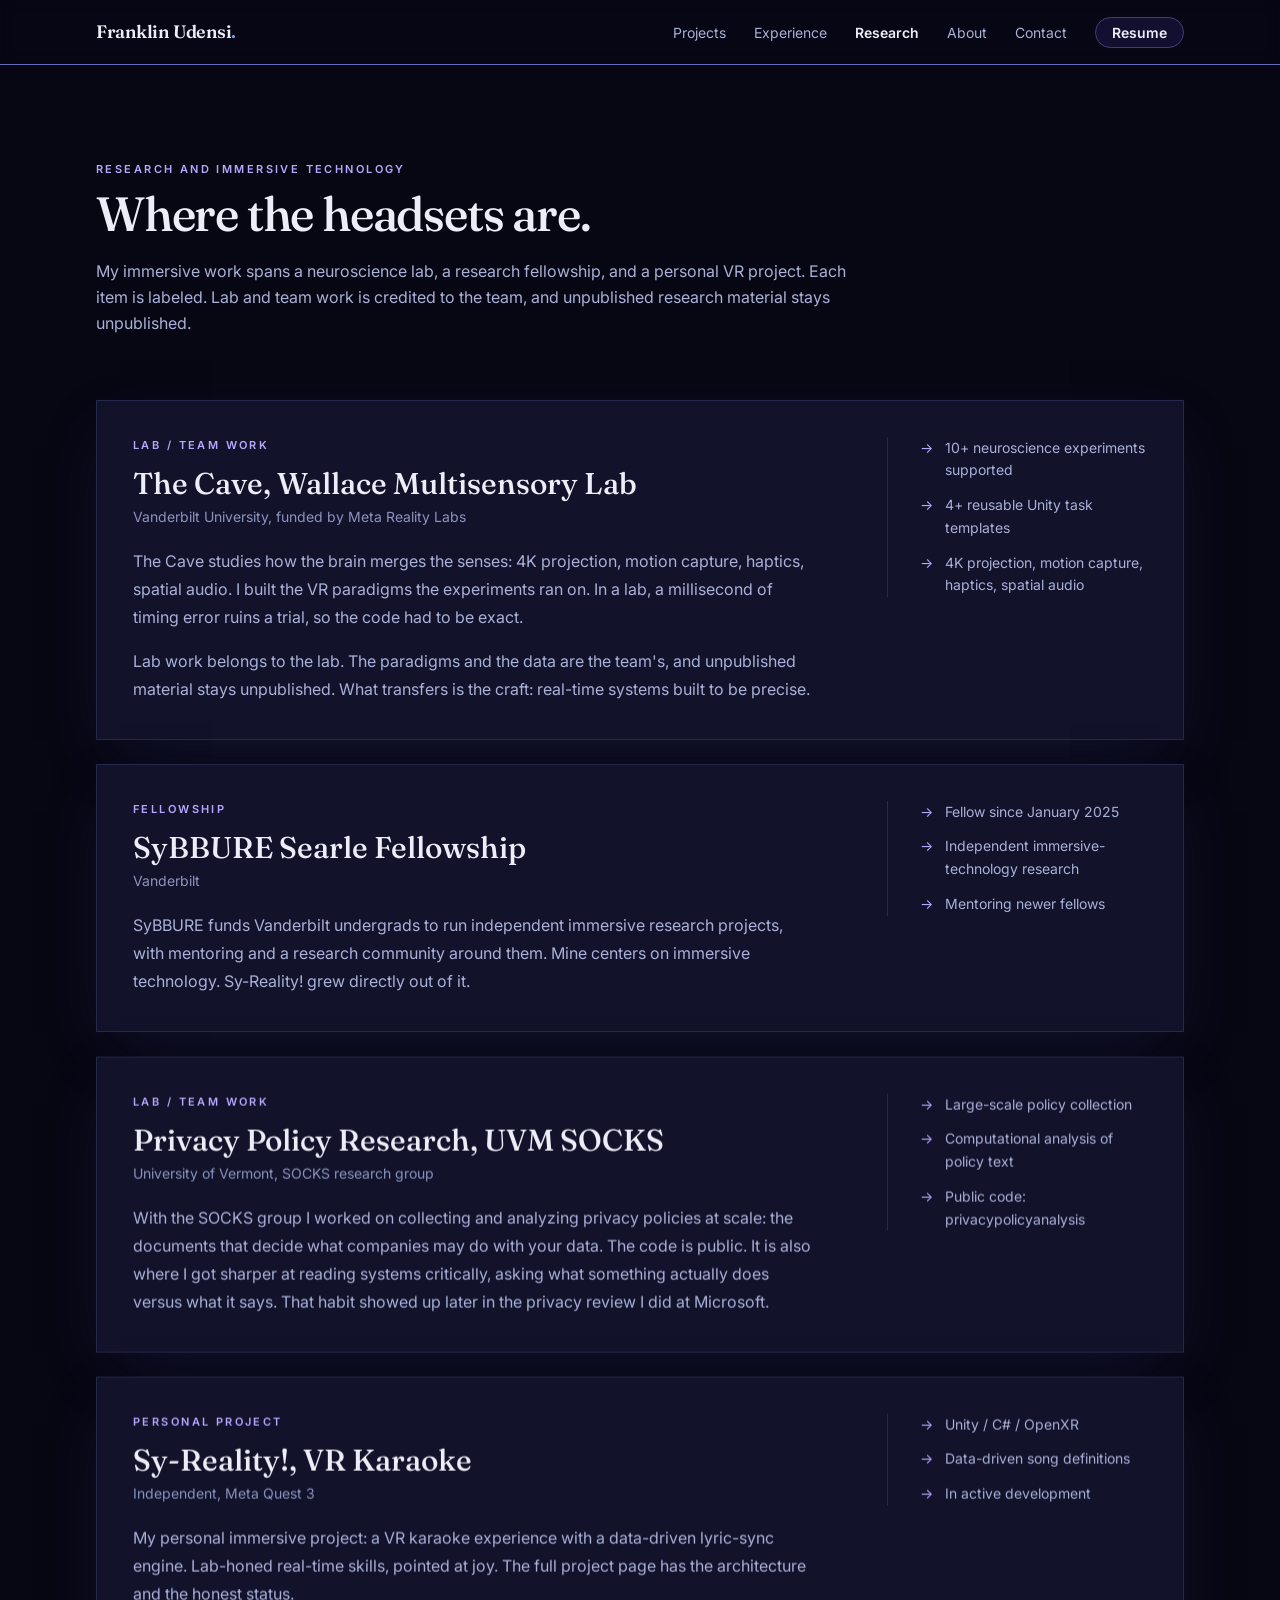
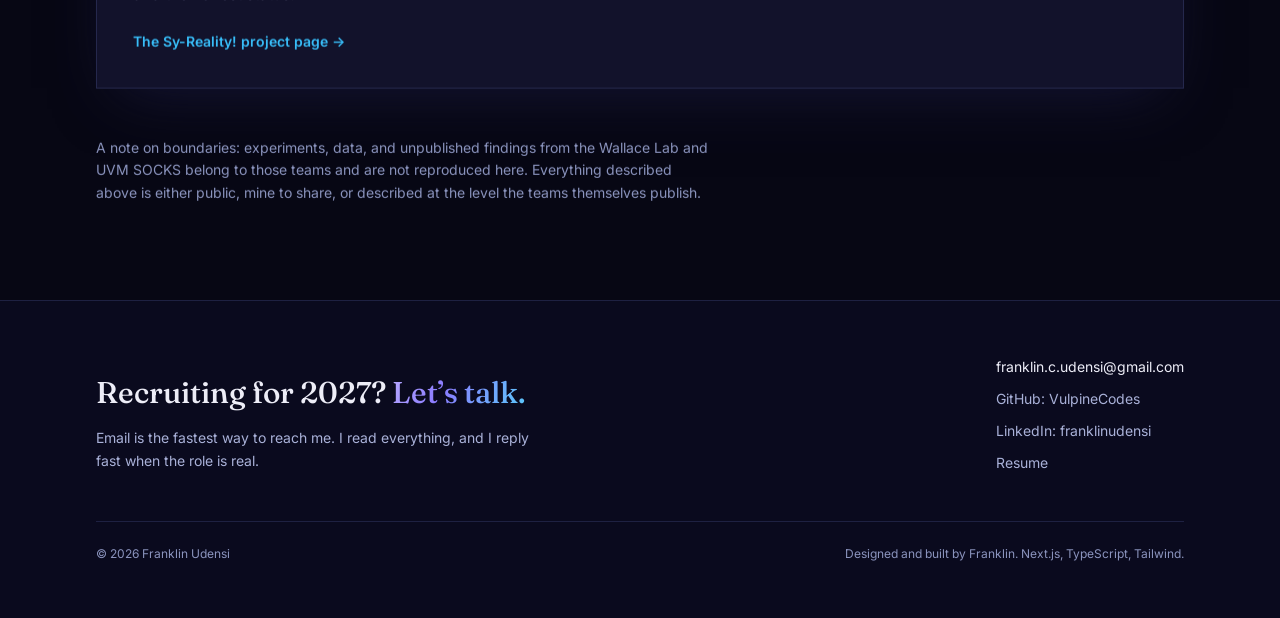
<file: research.html>
<!DOCTYPE html><html lang="en"><head><meta charSet="utf-8"/><meta name="viewport" content="width=device-width, initial-scale=1"/><link rel="stylesheet" href="/_next/static/css/b5d6dec71631c97b.css" data-precedence="next"/><link rel="preload" as="script" fetchPriority="low" href="/_next/static/chunks/webpack-03f7c6bc932ce1e3.js"/><script src="/_next/static/chunks/fd9d1056-1f1f859026f5f0fa.js" async=""></script><script src="/_next/static/chunks/117-e7a95ff872d9ad6e.js" async=""></script><script src="/_next/static/chunks/main-app-d4679674a07abb10.js" async=""></script><script src="/_next/static/chunks/972-db255a47084783e7.js" async=""></script><script src="/_next/static/chunks/958-a81c5736fae3ac9c.js" async=""></script><script src="/_next/static/chunks/app/research/page-45111b22ceb81992.js" async=""></script><script src="/_next/static/chunks/app/layout-0e773e17b33c7920.js" async=""></script><link rel="preconnect" href="https://fonts.googleapis.com"/><link rel="preconnect" href="https://fonts.gstatic.com" crossorigin="anonymous"/><title>Research and Immersive Technology | Franklin Udensi</title><meta name="description" content="Franklin Udensi&#x27;s research and immersive work: The Cave at Vanderbilt&#x27;s Wallace Multisensory Lab, the SyBBURE fellowship, privacy-policy research with UVM SOCKS, and Sy-Reality! VR karaoke."/><meta name="author" content="Franklin Udensi"/><meta name="keywords" content="Franklin Udensi,software engineer,Vanderbilt,full-stack,data infrastructure,AI applications,VR"/><meta name="robots" content="index, follow"/><meta property="og:title" content="Research and Immersive Technology | Franklin Udensi"/><meta property="og:description" content="VR paradigms for neuroscience, immersive research fellowships, and privacy-policy analysis. Lab work and personal projects clearly distinguished."/><meta name="twitter:card" content="summary"/><meta name="twitter:title" content="Franklin Udensi | Software Engineer"/><meta name="twitter:description" content="Franklin Udensi is a Vanderbilt junior studying computer science and cognitive psychology. He builds full-stack products, data infrastructure, and VR experiences. Previously a software engineering intern at Microsoft (Xbox)."/><link rel="icon" href="/icon.svg?8deb0ec6b6bf1eee" type="image/svg+xml" sizes="any"/><link href="https://fonts.googleapis.com/css2?family=Fraunces:ital,opsz,wght@0,9..144,300..600;1,9..144,300..600&amp;family=IBM+Plex+Mono:wght@400;500;600&amp;family=Inter:wght@300..700&amp;display=swap" rel="stylesheet"/><script src="/_next/static/chunks/polyfills-42372ed130431b0a.js" noModule=""></script></head><body class="flex min-h-screen flex-col"><a href="#main" class="sr-only focus:not-sr-only focus:absolute focus:left-4 focus:top-4 focus:z-[60] focus:bg-violet-deep focus:px-4 focus:py-2 focus:text-ink">Skip to content</a><header class="sticky top-0 z-50 border-b border-line/70 bg-night/85 backdrop-blur print:hidden"><div class="mx-auto flex h-16 max-w-6xl items-center justify-between px-5 sm:px-8"><a class="font-display text-lg font-semibold tracking-tight" aria-label="Franklin Udensi, home" href="/">Franklin Udensi<span class="text-accent-gradient" aria-hidden="true">.</span></a><nav aria-label="Primary" class="hidden md:block"><ul class="flex items-center gap-7"><li><a class="link-underline text-sm text-muted hover:text-ink" href="/projects">Projects</a></li><li><a class="link-underline text-sm text-muted hover:text-ink" href="/experience">Experience</a></li><li><a aria-current="page" class="link-underline text-sm font-semibold text-ink" href="/research">Research</a></li><li><a class="link-underline text-sm text-muted hover:text-ink" href="/about">About</a></li><li><a class="link-underline text-sm text-muted hover:text-ink" href="/contact">Contact</a></li><li><a class="rounded-full border border-lineStrong bg-violet-mist px-4 py-1.5 text-sm font-semibold text-ink transition-colors hover:border-violet-soft" href="/resume">Resume</a></li></ul></nav><button type="button" class="inline-flex h-11 w-11 items-center justify-center md:hidden" aria-expanded="false" aria-controls="mobile-nav" aria-label="Open menu"><span aria-hidden="true" class="text-2xl leading-none">≡</span></button></div></header><main id="main" class="flex-1"><div class="mx-auto max-w-6xl px-5 py-16 sm:px-8 lg:py-24"><div style="opacity:0;transform:translateY(24px)"><div class="max-w-3xl"><p class="eyebrow">Research and immersive technology</p><h2 class="mt-3 font-display text-4xl font-medium leading-[1.08] tracking-tight text-ink sm:text-5xl">Where the headsets are.</h2><p class="mt-5 text-base leading-relaxed text-muted">My immersive work spans a neuroscience lab, a research fellowship, and a personal VR project. Each item is labeled. Lab and team work is credited to the team, and unpublished research material stays unpublished.</p></div></div><div class="mt-16 space-y-6"><div style="opacity:0;transform:translateY(24px)"><article class="card-surface grid gap-6 p-7 sm:p-9 lg:grid-cols-[1fr_260px] lg:gap-12"><div><p class="eyebrow">Lab / team work</p><h2 class="mt-3 font-display text-3xl font-medium leading-tight text-ink">The Cave, Wallace Multisensory Lab</h2><p class="mt-1 text-sm text-faint">Vanderbilt University, funded by Meta Reality Labs</p><div class="mt-5 max-w-reading space-y-4 leading-[1.75] text-muted"><p>The Cave studies how the brain merges the senses: 4K projection, motion capture, haptics, spatial audio. I built the VR paradigms the experiments ran on. In a lab, a millisecond of timing error ruins a trial, so the code had to be exact.</p><p>Lab work belongs to the lab. The paradigms and the data are the team&#x27;s, and unpublished material stays unpublished. What transfers is the craft: real-time systems built to be precise.</p></div></div><ul aria-label="Highlights" class="space-y-3 self-start border-t border-line pt-5 text-sm leading-relaxed text-muted lg:border-l lg:border-t-0 lg:pl-8 lg:pt-0"><li class="flex gap-3"><span aria-hidden="true" class="text-violet-soft">→</span>10+ neuroscience experiments supported</li><li class="flex gap-3"><span aria-hidden="true" class="text-violet-soft">→</span>4+ reusable Unity task templates</li><li class="flex gap-3"><span aria-hidden="true" class="text-violet-soft">→</span>4K projection, motion capture, haptics, spatial audio</li></ul></article></div><div style="opacity:0;transform:translateY(24px)"><article class="card-surface grid gap-6 p-7 sm:p-9 lg:grid-cols-[1fr_260px] lg:gap-12"><div><p class="eyebrow">Fellowship</p><h2 class="mt-3 font-display text-3xl font-medium leading-tight text-ink">SyBBURE Searle Fellowship</h2><p class="mt-1 text-sm text-faint">Vanderbilt</p><div class="mt-5 max-w-reading space-y-4 leading-[1.75] text-muted"><p>SyBBURE funds Vanderbilt undergrads to run independent immersive research projects, with mentoring and a research community around them. Mine centers on immersive technology. Sy-Reality! grew directly out of it.</p></div></div><ul aria-label="Highlights" class="space-y-3 self-start border-t border-line pt-5 text-sm leading-relaxed text-muted lg:border-l lg:border-t-0 lg:pl-8 lg:pt-0"><li class="flex gap-3"><span aria-hidden="true" class="text-violet-soft">→</span>Fellow since January 2025</li><li class="flex gap-3"><span aria-hidden="true" class="text-violet-soft">→</span>Independent immersive-technology research</li><li class="flex gap-3"><span aria-hidden="true" class="text-violet-soft">→</span>Mentoring newer fellows</li></ul></article></div><div style="opacity:0;transform:translateY(24px)"><article class="card-surface grid gap-6 p-7 sm:p-9 lg:grid-cols-[1fr_260px] lg:gap-12"><div><p class="eyebrow">Lab / team work</p><h2 class="mt-3 font-display text-3xl font-medium leading-tight text-ink">Privacy Policy Research, UVM SOCKS</h2><p class="mt-1 text-sm text-faint">University of Vermont, SOCKS research group</p><div class="mt-5 max-w-reading space-y-4 leading-[1.75] text-muted"><p>With the SOCKS group I worked on collecting and analyzing privacy policies at scale: the documents that decide what companies may do with your data. The code is public. It is also where I got sharper at reading systems critically, asking what something actually does versus what it says. That habit showed up later in the privacy review I did at Microsoft.</p></div></div><ul aria-label="Highlights" class="space-y-3 self-start border-t border-line pt-5 text-sm leading-relaxed text-muted lg:border-l lg:border-t-0 lg:pl-8 lg:pt-0"><li class="flex gap-3"><span aria-hidden="true" class="text-violet-soft">→</span>Large-scale policy collection</li><li class="flex gap-3"><span aria-hidden="true" class="text-violet-soft">→</span>Computational analysis of policy text</li><li class="flex gap-3"><span aria-hidden="true" class="text-violet-soft">→</span>Public code: privacypolicyanalysis</li></ul></article></div><div style="opacity:0;transform:translateY(24px)"><article class="card-surface grid gap-6 p-7 sm:p-9 lg:grid-cols-[1fr_260px] lg:gap-12"><div><p class="eyebrow">Personal project</p><h2 class="mt-3 font-display text-3xl font-medium leading-tight text-ink">Sy-Reality!, VR Karaoke</h2><p class="mt-1 text-sm text-faint">Independent, Meta Quest 3</p><div class="mt-5 max-w-reading space-y-4 leading-[1.75] text-muted"><p>My personal immersive project: a VR karaoke experience with a data-driven lyric-sync engine. Lab-honed real-time skills, pointed at joy. The full project page has the architecture and the honest status.</p></div><p class="mt-6 text-sm"><a class="link-underline font-semibold text-glow" href="/projects/sy-reality">The Sy-Reality! project page →</a></p></div><ul aria-label="Highlights" class="space-y-3 self-start border-t border-line pt-5 text-sm leading-relaxed text-muted lg:border-l lg:border-t-0 lg:pl-8 lg:pt-0"><li class="flex gap-3"><span aria-hidden="true" class="text-violet-soft">→</span>Unity / C# / OpenXR</li><li class="flex gap-3"><span aria-hidden="true" class="text-violet-soft">→</span>Data-driven song definitions</li><li class="flex gap-3"><span aria-hidden="true" class="text-violet-soft">→</span>In active development</li></ul></article></div></div><div style="opacity:0;transform:translateY(24px)"><p class="mt-12 max-w-reading text-sm leading-relaxed text-faint">A note on boundaries: experiments, data, and unpublished findings from the Wallace Lab and UVM SOCKS belong to those teams and are not reproduced here. Everything described above is either public, mine to share, or described at the level the teams themselves publish.</p></div></div></main><footer class="border-t border-line bg-abyss print:hidden"><div class="mx-auto max-w-6xl px-5 py-14 sm:px-8"><div class="flex flex-col gap-10 md:flex-row md:items-end md:justify-between"><div><p class="max-w-md font-display text-3xl font-medium leading-tight">Recruiting for 2027? <span class="text-accent-gradient">Let’s talk.</span></p><p class="mt-4 max-w-md text-sm leading-relaxed text-muted">Email is the fastest way to reach me. I read everything, and I reply fast when the role is real.</p></div><nav aria-label="Footer"><ul class="space-y-3 text-sm"><li><a class="link-underline text-ink" href="mailto:franklin.c.udensi@gmail.com">franklin.c.udensi@gmail.com</a></li><li><a class="link-underline text-muted hover:text-ink" href="https://github.com/VulpineCodes" target="_blank" rel="noreferrer">GitHub: VulpineCodes</a></li><li><a class="link-underline text-muted hover:text-ink" href="https://www.linkedin.com/in/franklinudensi" target="_blank" rel="noreferrer">LinkedIn: franklinudensi</a></li><li><a class="link-underline text-muted hover:text-ink" href="/resume">Resume</a></li></ul></nav></div><div class="mt-12 flex flex-col gap-2 border-t border-line pt-6 text-xs text-faint sm:flex-row sm:justify-between"><p>© <!-- -->2026<!-- --> Franklin Udensi</p><p>Designed and built by Franklin. Next.js, TypeScript, Tailwind.</p></div></div></footer><script src="/_next/static/chunks/webpack-03f7c6bc932ce1e3.js" async=""></script><script>(self.__next_f=self.__next_f||[]).push([0]);self.__next_f.push([2,null])</script><script>self.__next_f.push([1,"1:HL[\"/_next/static/css/b5d6dec71631c97b.css\",\"style\"]\n"])</script><script>self.__next_f.push([1,"2:I[2846,[],\"\"]\n4:I[24,[\"972\",\"static/chunks/972-db255a47084783e7.js\",\"958\",\"static/chunks/958-a81c5736fae3ac9c.js\",\"214\",\"static/chunks/app/research/page-45111b22ceb81992.js\"],\"default\"]\n5:I[2972,[\"972\",\"static/chunks/972-db255a47084783e7.js\",\"958\",\"static/chunks/958-a81c5736fae3ac9c.js\",\"214\",\"static/chunks/app/research/page-45111b22ceb81992.js\"],\"\"]\n6:I[4707,[],\"\"]\n7:I[6423,[],\"\"]\n8:I[4624,[\"972\",\"static/chunks/972-db255a47084783e7.js\",\"185\",\"static/chunks/app/layout-0e773e17b33c7920.js\"],\"default\"]\na:I[1060,[],\"\"]\nb:[]\n"])</script><script>self.__next_f.push([1,"0:[\"$\",\"$L2\",null,{\"buildId\":\"0wEZ3ZyA7oJgiKQ1t7ur5\",\"assetPrefix\":\"\",\"urlParts\":[\"\",\"research\"],\"initialTree\":[\"\",{\"children\":[\"research\",{\"children\":[\"__PAGE__\",{}]}]},\"$undefined\",\"$undefined\",true],\"initialSeedData\":[\"\",{\"children\":[\"research\",{\"children\":[\"__PAGE__\",{},[[\"$L3\",[\"$\",\"div\",null,{\"className\":\"mx-auto max-w-6xl px-5 py-16 sm:px-8 lg:py-24\",\"children\":[[\"$\",\"$L4\",null,{\"children\":[\"$\",\"div\",null,{\"className\":\"max-w-3xl\",\"children\":[[\"$\",\"p\",null,{\"className\":\"eyebrow\",\"children\":\"Research and immersive technology\"}],[\"$\",\"h2\",null,{\"className\":\"mt-3 font-display text-4xl font-medium leading-[1.08] tracking-tight text-ink sm:text-5xl\",\"children\":\"Where the headsets are.\"}],[\"$\",\"p\",null,{\"className\":\"mt-5 text-base leading-relaxed text-muted\",\"children\":\"My immersive work spans a neuroscience lab, a research fellowship, and a personal VR project. Each item is labeled. Lab and team work is credited to the team, and unpublished research material stays unpublished.\"}]]}]}],[\"$\",\"div\",null,{\"className\":\"mt-16 space-y-6\",\"children\":[[\"$\",\"$L4\",\"The Cave, Wallace Multisensory Lab\",{\"delay\":0,\"children\":[\"$\",\"article\",null,{\"className\":\"card-surface grid gap-6 p-7 sm:p-9 lg:grid-cols-[1fr_260px] lg:gap-12\",\"children\":[[\"$\",\"div\",null,{\"children\":[[\"$\",\"p\",null,{\"className\":\"eyebrow\",\"children\":\"Lab / team work\"}],[\"$\",\"h2\",null,{\"className\":\"mt-3 font-display text-3xl font-medium leading-tight text-ink\",\"children\":\"The Cave, Wallace Multisensory Lab\"}],[\"$\",\"p\",null,{\"className\":\"mt-1 text-sm text-faint\",\"children\":\"Vanderbilt University, funded by Meta Reality Labs\"}],[\"$\",\"div\",null,{\"className\":\"mt-5 max-w-reading space-y-4 leading-[1.75] text-muted\",\"children\":[[\"$\",\"p\",\"0\",{\"children\":\"The Cave studies how the brain merges the senses: 4K projection, motion capture, haptics, spatial audio. I built the VR paradigms the experiments ran on. In a lab, a millisecond of timing error ruins a trial, so the code had to be exact.\"}],[\"$\",\"p\",\"1\",{\"children\":\"Lab work belongs to the lab. The paradigms and the data are the team's, and unpublished material stays unpublished. What transfers is the craft: real-time systems built to be precise.\"}]]}],false]}],[\"$\",\"ul\",null,{\"aria-label\":\"Highlights\",\"className\":\"space-y-3 self-start border-t border-line pt-5 text-sm leading-relaxed text-muted lg:border-l lg:border-t-0 lg:pl-8 lg:pt-0\",\"children\":[[\"$\",\"li\",\"10+ neuroscience experiments supported\",{\"className\":\"flex gap-3\",\"children\":[[\"$\",\"span\",null,{\"aria-hidden\":\"true\",\"className\":\"text-violet-soft\",\"children\":\"→\"}],\"10+ neuroscience experiments supported\"]}],[\"$\",\"li\",\"4+ reusable Unity task templates\",{\"className\":\"flex gap-3\",\"children\":[[\"$\",\"span\",null,{\"aria-hidden\":\"true\",\"className\":\"text-violet-soft\",\"children\":\"→\"}],\"4+ reusable Unity task templates\"]}],[\"$\",\"li\",\"4K projection, motion capture, haptics, spatial audio\",{\"className\":\"flex gap-3\",\"children\":[[\"$\",\"span\",null,{\"aria-hidden\":\"true\",\"className\":\"text-violet-soft\",\"children\":\"→\"}],\"4K projection, motion capture, haptics, spatial audio\"]}]]}]]}]}],[\"$\",\"$L4\",\"SyBBURE Searle Fellowship\",{\"delay\":0.05,\"children\":[\"$\",\"article\",null,{\"className\":\"card-surface grid gap-6 p-7 sm:p-9 lg:grid-cols-[1fr_260px] lg:gap-12\",\"children\":[[\"$\",\"div\",null,{\"children\":[[\"$\",\"p\",null,{\"className\":\"eyebrow\",\"children\":\"Fellowship\"}],[\"$\",\"h2\",null,{\"className\":\"mt-3 font-display text-3xl font-medium leading-tight text-ink\",\"children\":\"SyBBURE Searle Fellowship\"}],[\"$\",\"p\",null,{\"className\":\"mt-1 text-sm text-faint\",\"children\":\"Vanderbilt\"}],[\"$\",\"div\",null,{\"className\":\"mt-5 max-w-reading space-y-4 leading-[1.75] text-muted\",\"children\":[[\"$\",\"p\",\"0\",{\"children\":\"SyBBURE funds Vanderbilt undergrads to run independent immersive research projects, with mentoring and a research community around them. Mine centers on immersive technology. Sy-Reality! grew directly out of it.\"}]]}],false]}],[\"$\",\"ul\",null,{\"aria-label\":\"Highlights\",\"className\":\"space-y-3 self-start border-t border-line pt-5 text-sm leading-relaxed text-muted lg:border-l lg:border-t-0 lg:pl-8 lg:pt-0\",\"children\":[[\"$\",\"li\",\"Fellow since January 2025\",{\"className\":\"flex gap-3\",\"children\":[[\"$\",\"span\",null,{\"aria-hidden\":\"true\",\"className\":\"text-violet-soft\",\"children\":\"→\"}],\"Fellow since January 2025\"]}],[\"$\",\"li\",\"Independent immersive-technology research\",{\"className\":\"flex gap-3\",\"children\":[[\"$\",\"span\",null,{\"aria-hidden\":\"true\",\"className\":\"text-violet-soft\",\"children\":\"→\"}],\"Independent immersive-technology research\"]}],[\"$\",\"li\",\"Mentoring newer fellows\",{\"className\":\"flex gap-3\",\"children\":[[\"$\",\"span\",null,{\"aria-hidden\":\"true\",\"className\":\"text-violet-soft\",\"children\":\"→\"}],\"Mentoring newer fellows\"]}]]}]]}]}],[\"$\",\"$L4\",\"Privacy Policy Research, UVM SOCKS\",{\"delay\":0.1,\"children\":[\"$\",\"article\",null,{\"className\":\"card-surface grid gap-6 p-7 sm:p-9 lg:grid-cols-[1fr_260px] lg:gap-12\",\"children\":[[\"$\",\"div\",null,{\"children\":[[\"$\",\"p\",null,{\"className\":\"eyebrow\",\"children\":\"Lab / team work\"}],[\"$\",\"h2\",null,{\"className\":\"mt-3 font-display text-3xl font-medium leading-tight text-ink\",\"children\":\"Privacy Policy Research, UVM SOCKS\"}],[\"$\",\"p\",null,{\"className\":\"mt-1 text-sm text-faint\",\"children\":\"University of Vermont, SOCKS research group\"}],[\"$\",\"div\",null,{\"className\":\"mt-5 max-w-reading space-y-4 leading-[1.75] text-muted\",\"children\":[[\"$\",\"p\",\"0\",{\"children\":\"With the SOCKS group I worked on collecting and analyzing privacy policies at scale: the documents that decide what companies may do with your data. The code is public. It is also where I got sharper at reading systems critically, asking what something actually does versus what it says. That habit showed up later in the privacy review I did at Microsoft.\"}]]}],false]}],[\"$\",\"ul\",null,{\"aria-label\":\"Highlights\",\"className\":\"space-y-3 self-start border-t border-line pt-5 text-sm leading-relaxed text-muted lg:border-l lg:border-t-0 lg:pl-8 lg:pt-0\",\"children\":[[\"$\",\"li\",\"Large-scale policy collection\",{\"className\":\"flex gap-3\",\"children\":[[\"$\",\"span\",null,{\"aria-hidden\":\"true\",\"className\":\"text-violet-soft\",\"children\":\"→\"}],\"Large-scale policy collection\"]}],[\"$\",\"li\",\"Computational analysis of policy text\",{\"className\":\"flex gap-3\",\"children\":[[\"$\",\"span\",null,{\"aria-hidden\":\"true\",\"className\":\"text-violet-soft\",\"children\":\"→\"}],\"Computational analysis of policy text\"]}],[\"$\",\"li\",\"Public code: privacypolicyanalysis\",{\"className\":\"flex gap-3\",\"children\":[[\"$\",\"span\",null,{\"aria-hidden\":\"true\",\"className\":\"text-violet-soft\",\"children\":\"→\"}],\"Public code: privacypolicyanalysis\"]}]]}]]}]}],[\"$\",\"$L4\",\"Sy-Reality!, VR Karaoke\",{\"delay\":0.1,\"children\":[\"$\",\"article\",null,{\"className\":\"card-surface grid gap-6 p-7 sm:p-9 lg:grid-cols-[1fr_260px] lg:gap-12\",\"children\":[[\"$\",\"div\",null,{\"children\":[[\"$\",\"p\",null,{\"className\":\"eyebrow\",\"children\":\"Personal project\"}],[\"$\",\"h2\",null,{\"className\":\"mt-3 font-display text-3xl font-medium leading-tight text-ink\",\"children\":\"Sy-Reality!, VR Karaoke\"}],[\"$\",\"p\",null,{\"className\":\"mt-1 text-sm text-faint\",\"children\":\"Independent, Meta Quest 3\"}],[\"$\",\"div\",null,{\"className\":\"mt-5 max-w-reading space-y-4 leading-[1.75] text-muted\",\"children\":[[\"$\",\"p\",\"0\",{\"children\":\"My personal immersive project: a VR karaoke experience with a data-driven lyric-sync engine. Lab-honed real-time skills, pointed at joy. The full project page has the architecture and the honest status.\"}]]}],[\"$\",\"p\",null,{\"className\":\"mt-6 text-sm\",\"children\":[\"$\",\"$L5\",null,{\"href\":\"/projects/sy-reality\",\"className\":\"link-underline font-semibold text-glow\",\"children\":\"The Sy-Reality! project page →\"}]}]]}],[\"$\",\"ul\",null,{\"aria-label\":\"Highlights\",\"className\":\"space-y-3 self-start border-t border-line pt-5 text-sm leading-relaxed text-muted lg:border-l lg:border-t-0 lg:pl-8 lg:pt-0\",\"children\":[[\"$\",\"li\",\"Unity / C# / OpenXR\",{\"className\":\"flex gap-3\",\"children\":[[\"$\",\"span\",null,{\"aria-hidden\":\"true\",\"className\":\"text-violet-soft\",\"children\":\"→\"}],\"Unity / C# / OpenXR\"]}],[\"$\",\"li\",\"Data-driven song definitions\",{\"className\":\"flex gap-3\",\"children\":[[\"$\",\"span\",null,{\"aria-hidden\":\"true\",\"className\":\"text-violet-soft\",\"children\":\"→\"}],\"Data-driven song definitions\"]}],[\"$\",\"li\",\"In active development\",{\"className\":\"flex gap-3\",\"children\":[[\"$\",\"span\",null,{\"aria-hidden\":\"true\",\"className\":\"text-violet-soft\",\"children\":\"→\"}],\"In active development\"]}]]}]]}]}]]}],[\"$\",\"$L4\",null,{\"children\":[\"$\",\"p\",null,{\"className\":\"mt-12 max-w-reading text-sm leading-relaxed text-faint\",\"children\":\"A note on boundaries: experiments, data, and unpublished findings from the Wallace Lab and UVM SOCKS belong to those teams and are not reproduced here. Everything described above is either public, mine to share, or described at the level the teams themselves publish.\"}]}]]}],null],null],null]},[null,[\"$\",\"$L6\",null,{\"parallelRouterKey\":\"children\",\"segmentPath\":[\"children\",\"research\",\"children\"],\"error\":\"$undefined\",\"errorStyles\":\"$undefined\",\"errorScripts\":\"$undefined\",\"template\":[\"$\",\"$L7\",null,{}],\"templateStyles\":\"$undefined\",\"templateScripts\":\"$undefined\",\"notFound\":\"$undefined\",\"notFoundStyles\":\"$undefined\"}]],null]},[[[[\"$\",\"link\",\"0\",{\"rel\":\"stylesheet\",\"href\":\"/_next/static/css/b5d6dec71631c97b.css\",\"precedence\":\"next\",\"crossOrigin\":\"$undefined\"}]],[\"$\",\"html\",null,{\"lang\":\"en\",\"children\":[[\"$\",\"head\",null,{\"children\":[[\"$\",\"link\",null,{\"rel\":\"preconnect\",\"href\":\"https://fonts.googleapis.com\"}],[\"$\",\"link\",null,{\"rel\":\"preconnect\",\"href\":\"https://fonts.gstatic.com\",\"crossOrigin\":\"anonymous\"}],[\"$\",\"link\",null,{\"href\":\"https://fonts.googleapis.com/css2?family=Fraunces:ital,opsz,wght@0,9..144,300..600;1,9..144,300..600\u0026family=IBM+Plex+Mono:wght@400;500;600\u0026family=Inter:wght@300..700\u0026display=swap\",\"rel\":\"stylesheet\"}]]}],[\"$\",\"body\",null,{\"className\":\"flex min-h-screen flex-col\",\"children\":[[\"$\",\"a\",null,{\"href\":\"#main\",\"className\":\"sr-only focus:not-sr-only focus:absolute focus:left-4 focus:top-4 focus:z-[60] focus:bg-violet-deep focus:px-4 focus:py-2 focus:text-ink\",\"children\":\"Skip to content\"}],[\"$\",\"$L8\",null,{}],[\"$\",\"main\",null,{\"id\":\"main\",\"className\":\"flex-1\",\"children\":[\"$\",\"$L6\",null,{\"parallelRouterKey\":\"children\",\"segmentPath\":[\"children\"],\"error\":\"$undefined\",\"errorStyles\":\"$undefined\",\"errorScripts\":\"$undefined\",\"template\":[\"$\",\"$L7\",null,{}],\"templateStyles\":\"$undefined\",\"templateScripts\":\"$undefined\",\"notFound\":[\"$\",\"div\",null,{\"className\":\"mx-auto flex max-w-6xl flex-col items-start px-5 py-24 sm:px-8 lg:py-32\",\"children\":[[\"$\",\"p\",null,{\"className\":\"eyebrow\",\"children\":\"404\"}],[\"$\",\"h1\",null,{\"className\":\"mt-4 font-display text-6xl font-light leading-none sm:text-7xl\",\"children\":[\"Off the map\",[\"$\",\"span\",null,{\"className\":\"text-accent-gradient\",\"children\":\".\"}]]}],[\"$\",\"p\",null,{\"className\":\"mt-6 max-w-reading leading-relaxed text-muted\",\"children\":\"This page does not exist. Even Myles, the travel planner, cannot route you here. The work, the experience, and the research are all one click away, though.\"}],[\"$\",\"div\",null,{\"className\":\"mt-10 flex flex-wrap gap-4\",\"children\":[[\"$\",\"$L5\",null,{\"href\":\"/\",\"className\":\"bg-accent-gradient px-6 py-3 text-sm font-semibold text-night transition-opacity hover:opacity-90\",\"children\":\"Back home\"}],[\"$\",\"$L5\",null,{\"href\":\"/projects\",\"className\":\"border border-line px-6 py-3 text-sm font-semibold text-ink transition-colors hover:border-violet-soft\",\"children\":\"See the projects\"}]]}]]}],\"notFoundStyles\":[]}]}],[\"$\",\"footer\",null,{\"className\":\"border-t border-line bg-abyss print:hidden\",\"children\":[\"$\",\"div\",null,{\"className\":\"mx-auto max-w-6xl px-5 py-14 sm:px-8\",\"children\":[[\"$\",\"div\",null,{\"className\":\"flex flex-col gap-10 md:flex-row md:items-end md:justify-between\",\"children\":[[\"$\",\"div\",null,{\"children\":[[\"$\",\"p\",null,{\"className\":\"max-w-md font-display text-3xl font-medium leading-tight\",\"children\":[\"Recruiting for 2027? \",[\"$\",\"span\",null,{\"className\":\"text-accent-gradient\",\"children\":\"Let’s talk.\"}]]}],[\"$\",\"p\",null,{\"className\":\"mt-4 max-w-md text-sm leading-relaxed text-muted\",\"children\":\"Email is the fastest way to reach me. I read everything, and I reply fast when the role is real.\"}]]}],[\"$\",\"nav\",null,{\"aria-label\":\"Footer\",\"children\":[\"$\",\"ul\",null,{\"className\":\"space-y-3 text-sm\",\"children\":[[\"$\",\"li\",null,{\"children\":[\"$\",\"a\",null,{\"className\":\"link-underline text-ink\",\"href\":\"mailto:franklin.c.udensi@gmail.com\",\"children\":\"franklin.c.udensi@gmail.com\"}]}],[\"$\",\"li\",null,{\"children\":[\"$\",\"a\",null,{\"className\":\"link-underline text-muted hover:text-ink\",\"href\":\"https://github.com/VulpineCodes\",\"target\":\"_blank\",\"rel\":\"noreferrer\",\"children\":\"GitHub: VulpineCodes\"}]}],[\"$\",\"li\",null,{\"children\":[\"$\",\"a\",null,{\"className\":\"link-underline text-muted hover:text-ink\",\"href\":\"https://www.linkedin.com/in/franklinudensi\",\"target\":\"_blank\",\"rel\":\"noreferrer\",\"children\":\"LinkedIn: franklinudensi\"}]}],[\"$\",\"li\",null,{\"children\":[\"$\",\"$L5\",null,{\"className\":\"link-underline text-muted hover:text-ink\",\"href\":\"/resume\",\"children\":\"Resume\"}]}]]}]}]]}],[\"$\",\"div\",null,{\"className\":\"mt-12 flex flex-col gap-2 border-t border-line pt-6 text-xs text-faint sm:flex-row sm:justify-between\",\"children\":[[\"$\",\"p\",null,{\"children\":[\"© \",2026,\" Franklin Udensi\"]}],[\"$\",\"p\",null,{\"children\":\"Designed and built by Franklin. Next.js, TypeScript, Tailwind.\"}]]}]]}]}]]}]]}]],null],null],\"couldBeIntercepted\":false,\"initialHead\":[null,\"$L9\"],\"globalErrorComponent\":\"$a\",\"missingSlots\":\"$Wb\"}]\n"])</script><script>self.__next_f.push([1,"9:[[\"$\",\"meta\",\"0\",{\"name\":\"viewport\",\"content\":\"width=device-width, initial-scale=1\"}],[\"$\",\"meta\",\"1\",{\"charSet\":\"utf-8\"}],[\"$\",\"title\",\"2\",{\"children\":\"Research and Immersive Technology | Franklin Udensi\"}],[\"$\",\"meta\",\"3\",{\"name\":\"description\",\"content\":\"Franklin Udensi's research and immersive work: The Cave at Vanderbilt's Wallace Multisensory Lab, the SyBBURE fellowship, privacy-policy research with UVM SOCKS, and Sy-Reality! VR karaoke.\"}],[\"$\",\"meta\",\"4\",{\"name\":\"author\",\"content\":\"Franklin Udensi\"}],[\"$\",\"meta\",\"5\",{\"name\":\"keywords\",\"content\":\"Franklin Udensi,software engineer,Vanderbilt,full-stack,data infrastructure,AI applications,VR\"}],[\"$\",\"meta\",\"6\",{\"name\":\"robots\",\"content\":\"index, follow\"}],[\"$\",\"meta\",\"7\",{\"property\":\"og:title\",\"content\":\"Research and Immersive Technology | Franklin Udensi\"}],[\"$\",\"meta\",\"8\",{\"property\":\"og:description\",\"content\":\"VR paradigms for neuroscience, immersive research fellowships, and privacy-policy analysis. Lab work and personal projects clearly distinguished.\"}],[\"$\",\"meta\",\"9\",{\"name\":\"twitter:card\",\"content\":\"summary\"}],[\"$\",\"meta\",\"10\",{\"name\":\"twitter:title\",\"content\":\"Franklin Udensi | Software Engineer\"}],[\"$\",\"meta\",\"11\",{\"name\":\"twitter:description\",\"content\":\"Franklin Udensi is a Vanderbilt junior studying computer science and cognitive psychology. He builds full-stack products, data infrastructure, and VR experiences. Previously a software engineering intern at Microsoft (Xbox).\"}],[\"$\",\"link\",\"12\",{\"rel\":\"icon\",\"href\":\"/icon.svg?8deb0ec6b6bf1eee\",\"type\":\"image/svg+xml\",\"sizes\":\"any\"}]]\n3:null\n"])</script></body></html>
</file>
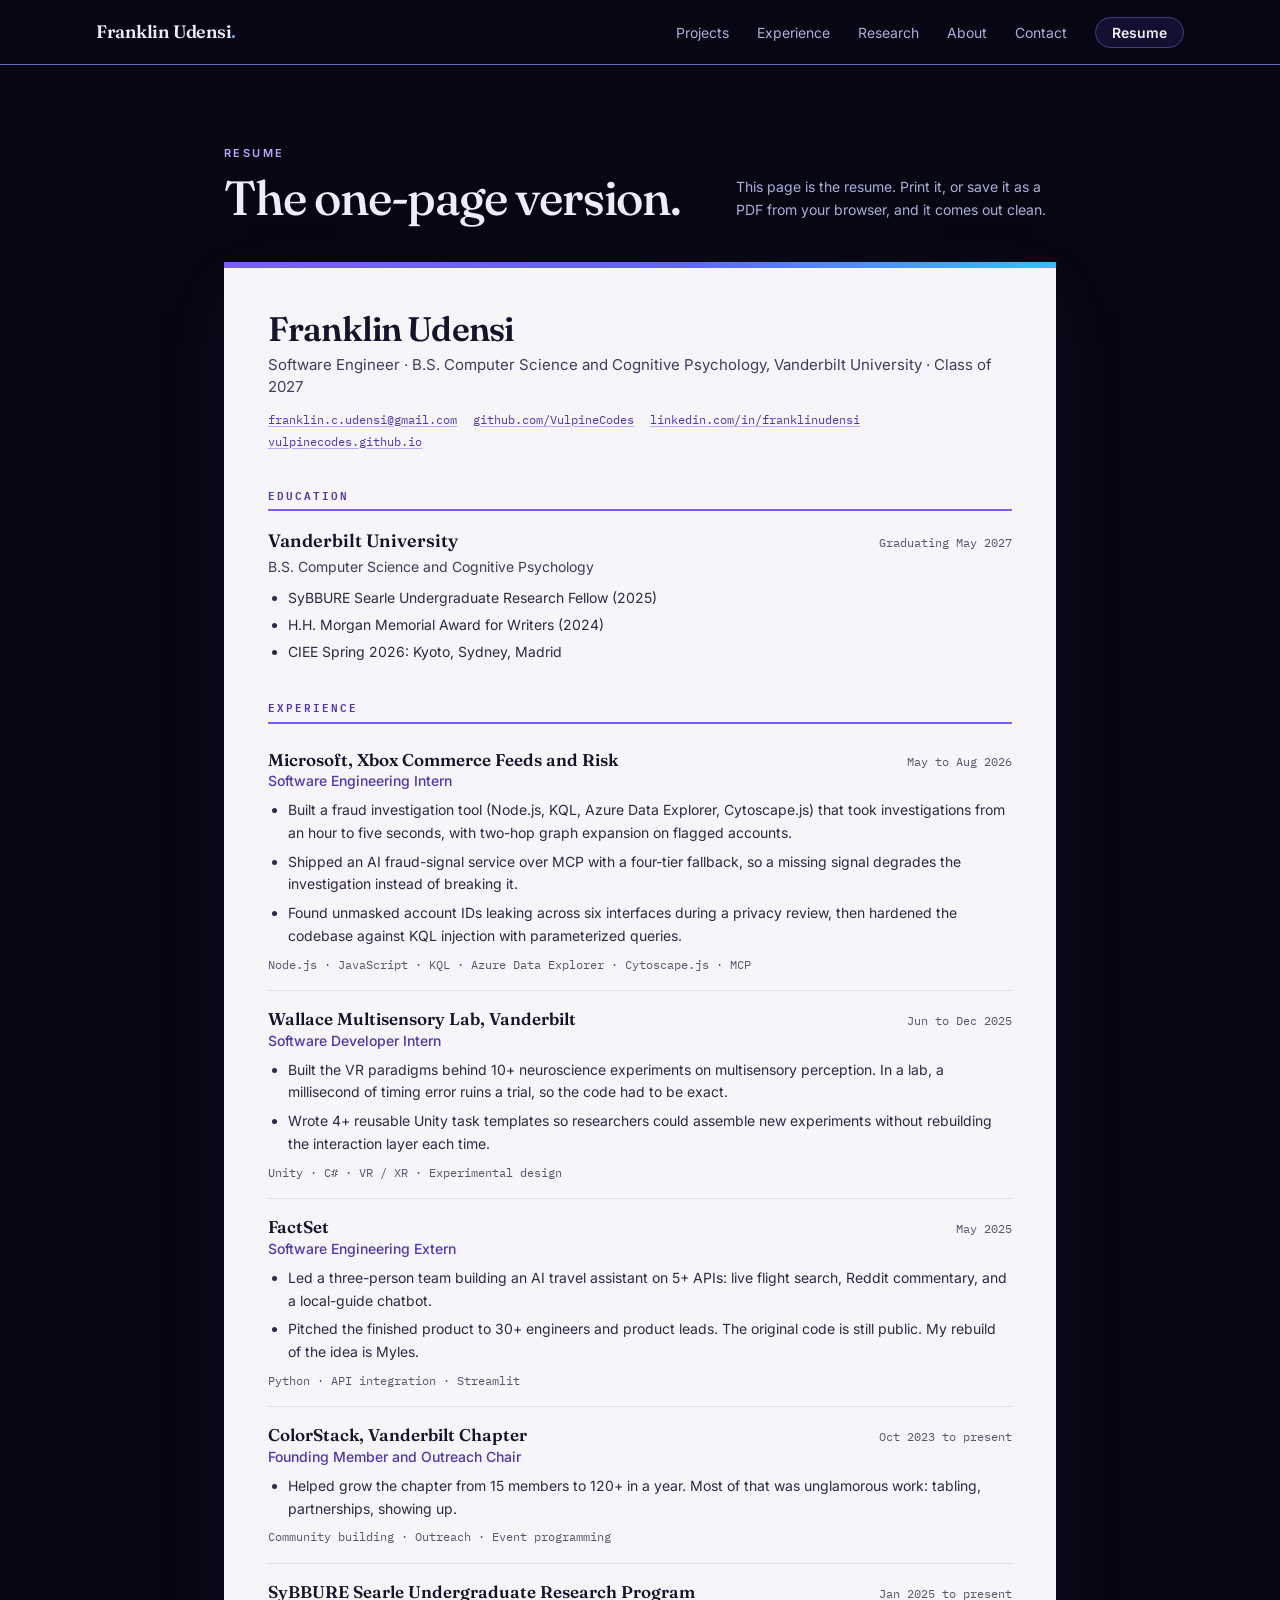
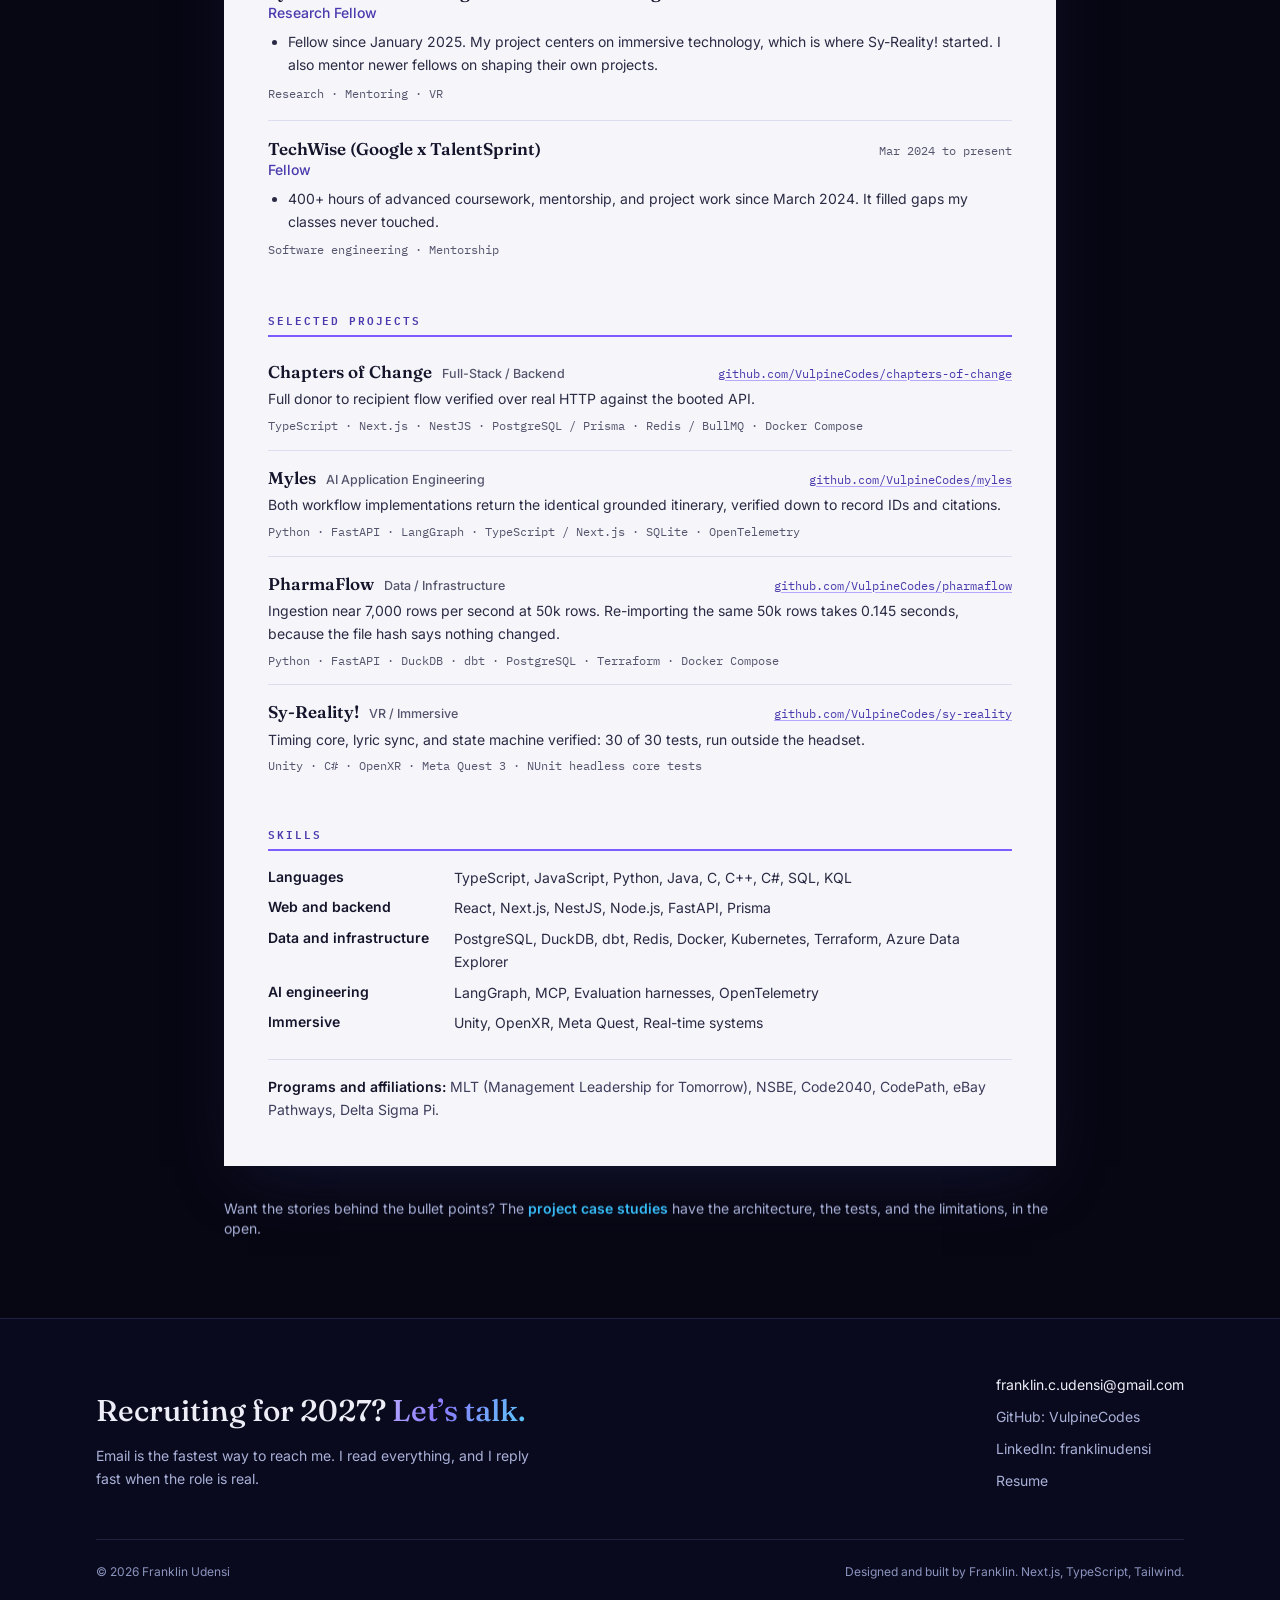
<file: resume.html>
<!DOCTYPE html><html lang="en"><head><meta charSet="utf-8"/><meta name="viewport" content="width=device-width, initial-scale=1"/><link rel="stylesheet" href="/_next/static/css/b5d6dec71631c97b.css" data-precedence="next"/><link rel="preload" as="script" fetchPriority="low" href="/_next/static/chunks/webpack-03f7c6bc932ce1e3.js"/><script src="/_next/static/chunks/fd9d1056-1f1f859026f5f0fa.js" async=""></script><script src="/_next/static/chunks/117-e7a95ff872d9ad6e.js" async=""></script><script src="/_next/static/chunks/main-app-d4679674a07abb10.js" async=""></script><script src="/_next/static/chunks/972-db255a47084783e7.js" async=""></script><script src="/_next/static/chunks/958-a81c5736fae3ac9c.js" async=""></script><script src="/_next/static/chunks/app/resume/page-6d28d5dc874cdbe5.js" async=""></script><script src="/_next/static/chunks/app/layout-0e773e17b33c7920.js" async=""></script><link rel="preconnect" href="https://fonts.googleapis.com"/><link rel="preconnect" href="https://fonts.gstatic.com" crossorigin="anonymous"/><title>Resume | Franklin Udensi</title><meta name="description" content="Franklin Udensi&#x27;s resume: Vanderbilt computer science and cognitive psychology, Microsoft Xbox internship, VR research, and four flagship projects."/><meta name="author" content="Franklin Udensi"/><meta name="keywords" content="Franklin Udensi,software engineer,Vanderbilt,full-stack,data infrastructure,AI applications,VR"/><meta name="robots" content="index, follow"/><meta property="og:title" content="Resume | Franklin Udensi"/><meta property="og:description" content="Education, experience, projects, and skills, on one page."/><meta name="twitter:card" content="summary"/><meta name="twitter:title" content="Franklin Udensi | Software Engineer"/><meta name="twitter:description" content="Franklin Udensi is a Vanderbilt junior studying computer science and cognitive psychology. He builds full-stack products, data infrastructure, and VR experiences. Previously a software engineering intern at Microsoft (Xbox)."/><link rel="icon" href="/icon.svg?8deb0ec6b6bf1eee" type="image/svg+xml" sizes="any"/><link href="https://fonts.googleapis.com/css2?family=Fraunces:ital,opsz,wght@0,9..144,300..600;1,9..144,300..600&amp;family=IBM+Plex+Mono:wght@400;500;600&amp;family=Inter:wght@300..700&amp;display=swap" rel="stylesheet"/><script src="/_next/static/chunks/polyfills-42372ed130431b0a.js" noModule=""></script></head><body class="flex min-h-screen flex-col"><a href="#main" class="sr-only focus:not-sr-only focus:absolute focus:left-4 focus:top-4 focus:z-[60] focus:bg-violet-deep focus:px-4 focus:py-2 focus:text-ink">Skip to content</a><header class="sticky top-0 z-50 border-b border-line/70 bg-night/85 backdrop-blur print:hidden"><div class="mx-auto flex h-16 max-w-6xl items-center justify-between px-5 sm:px-8"><a class="font-display text-lg font-semibold tracking-tight" aria-label="Franklin Udensi, home" href="/">Franklin Udensi<span class="text-accent-gradient" aria-hidden="true">.</span></a><nav aria-label="Primary" class="hidden md:block"><ul class="flex items-center gap-7"><li><a class="link-underline text-sm text-muted hover:text-ink" href="/projects">Projects</a></li><li><a class="link-underline text-sm text-muted hover:text-ink" href="/experience">Experience</a></li><li><a class="link-underline text-sm text-muted hover:text-ink" href="/research">Research</a></li><li><a class="link-underline text-sm text-muted hover:text-ink" href="/about">About</a></li><li><a class="link-underline text-sm text-muted hover:text-ink" href="/contact">Contact</a></li><li><a aria-current="page" class="rounded-full border border-lineStrong bg-violet-mist px-4 py-1.5 text-sm font-semibold text-ink transition-colors hover:border-violet-soft" href="/resume">Resume</a></li></ul></nav><button type="button" class="inline-flex h-11 w-11 items-center justify-center md:hidden" aria-expanded="false" aria-controls="mobile-nav" aria-label="Open menu"><span aria-hidden="true" class="text-2xl leading-none">≡</span></button></div></header><main id="main" class="flex-1"><div class="mx-auto max-w-4xl px-5 py-14 sm:px-8 lg:py-20"><div style="opacity:0;transform:translateY(24px)"><div class="flex flex-wrap items-end justify-between gap-4 print:hidden"><div><p class="eyebrow">Resume</p><h1 class="mt-3 font-display text-4xl font-medium tracking-tight text-ink sm:text-5xl">The one-page version.</h1></div><p class="max-w-xs text-sm leading-relaxed text-muted">This page is the resume. Print it, or save it as a PDF from your browser, and it comes out clean.</p></div></div><div style="opacity:0;transform:translateY(24px)"><article class="mt-10 bg-[#F5F5FA] text-[#14142B] shadow-card print:shadow-none"><div class="h-1.5 bg-accent-gradient" aria-hidden="true"></div><div class="px-7 py-9 sm:px-11 sm:py-11"><header><h2 class="font-display text-[34px] font-semibold leading-none tracking-tight">Franklin Udensi</h2><p class="mt-2 text-[15px] text-[#3D3D5C]">Software Engineer<!-- --> · <!-- -->B.S. Computer Science and Cognitive Psychology<!-- -->, <!-- -->Vanderbilt University<!-- --> · Class of 2027</p><p class="mt-3 flex flex-wrap gap-x-4 gap-y-1 font-mono text-[12px] text-[#4A3AAD]"><a class="underline decoration-[#B7A8FF] underline-offset-2" href="mailto:franklin.c.udensi@gmail.com">franklin.c.udensi@gmail.com</a><a class="underline decoration-[#B7A8FF] underline-offset-2" href="https://github.com/VulpineCodes" target="_blank" rel="noreferrer">github.com/VulpineCodes</a><a class="underline decoration-[#B7A8FF] underline-offset-2" href="https://www.linkedin.com/in/franklinudensi" target="_blank" rel="noreferrer">linkedin.com/in/franklinudensi</a><a class="underline decoration-[#B7A8FF] underline-offset-2" href="https://vulpinecodes.github.io" target="_blank" rel="noreferrer">vulpinecodes.github.io</a></p></header><section aria-labelledby="resume-education" class="mt-9"><div id="resume-education"><h2 class="border-b-2 border-[#7C5CFF] pb-1.5 font-mono text-[11px] font-semibold uppercase tracking-[0.18em] text-[#4A3AAD]">Education</h2></div><div class="mt-4 flex flex-wrap items-baseline justify-between gap-2"><p class="font-display text-lg font-semibold">Vanderbilt University</p><p class="font-mono text-[12px] text-[#55556E]">Graduating <!-- -->May 2027</p></div><p class="mt-0.5 text-sm text-[#3D3D5C]">B.S. Computer Science and Cognitive Psychology</p><ul class="mt-2.5 list-disc space-y-1 pl-5 text-sm leading-relaxed text-[#2A2A44]"><li>SyBBURE Searle Undergraduate Research Fellow (2025)</li><li>H.H. Morgan Memorial Award for Writers (2024)</li><li>CIEE Spring 2026: Kyoto, Sydney, Madrid</li></ul></section><section aria-labelledby="resume-experience" class="mt-9"><div id="resume-experience"><h2 class="border-b-2 border-[#7C5CFF] pb-1.5 font-mono text-[11px] font-semibold uppercase tracking-[0.18em] text-[#4A3AAD]">Experience</h2></div><div class="mt-2 divide-y divide-[#DDDDF0]"><article class="py-4"><div class="flex flex-wrap items-baseline justify-between gap-2"><h3 class="font-display text-[17px] font-semibold leading-snug">Microsoft, Xbox Commerce Feeds and Risk</h3><p class="font-mono text-[12px] text-[#55556E]">May to Aug 2026</p></div><p class="text-sm font-medium text-[#4A3AAD]">Software Engineering Intern</p><ul class="mt-2 list-disc space-y-1.5 pl-5 text-sm leading-relaxed text-[#2A2A44]"><li>Built a fraud investigation tool (Node.js, KQL, Azure Data Explorer, Cytoscape.js) that took investigations from an hour to five seconds, with two-hop graph expansion on flagged accounts.</li><li>Shipped an AI fraud-signal service over MCP with a four-tier fallback, so a missing signal degrades the investigation instead of breaking it.</li><li>Found unmasked account IDs leaking across six interfaces during a privacy review, then hardened the codebase against KQL injection with parameterized queries.</li></ul><p class="mt-2 font-mono text-[11.5px] leading-relaxed text-[#55556E]">Node.js · JavaScript · KQL · Azure Data Explorer · Cytoscape.js · MCP</p></article><article class="py-4"><div class="flex flex-wrap items-baseline justify-between gap-2"><h3 class="font-display text-[17px] font-semibold leading-snug">Wallace Multisensory Lab, Vanderbilt</h3><p class="font-mono text-[12px] text-[#55556E]">Jun to Dec 2025</p></div><p class="text-sm font-medium text-[#4A3AAD]">Software Developer Intern</p><ul class="mt-2 list-disc space-y-1.5 pl-5 text-sm leading-relaxed text-[#2A2A44]"><li>Built the VR paradigms behind 10+ neuroscience experiments on multisensory perception. In a lab, a millisecond of timing error ruins a trial, so the code had to be exact.</li><li>Wrote 4+ reusable Unity task templates so researchers could assemble new experiments without rebuilding the interaction layer each time.</li></ul><p class="mt-2 font-mono text-[11.5px] leading-relaxed text-[#55556E]">Unity · C# · VR / XR · Experimental design</p></article><article class="py-4"><div class="flex flex-wrap items-baseline justify-between gap-2"><h3 class="font-display text-[17px] font-semibold leading-snug">FactSet</h3><p class="font-mono text-[12px] text-[#55556E]">May 2025</p></div><p class="text-sm font-medium text-[#4A3AAD]">Software Engineering Extern</p><ul class="mt-2 list-disc space-y-1.5 pl-5 text-sm leading-relaxed text-[#2A2A44]"><li>Led a three-person team building an AI travel assistant on 5+ APIs: live flight search, Reddit commentary, and a local-guide chatbot.</li><li>Pitched the finished product to 30+ engineers and product leads. The original code is still public. My rebuild of the idea is Myles.</li></ul><p class="mt-2 font-mono text-[11.5px] leading-relaxed text-[#55556E]">Python · API integration · Streamlit</p></article><article class="py-4"><div class="flex flex-wrap items-baseline justify-between gap-2"><h3 class="font-display text-[17px] font-semibold leading-snug">ColorStack, Vanderbilt Chapter</h3><p class="font-mono text-[12px] text-[#55556E]">Oct 2023 to present</p></div><p class="text-sm font-medium text-[#4A3AAD]">Founding Member and Outreach Chair</p><ul class="mt-2 list-disc space-y-1.5 pl-5 text-sm leading-relaxed text-[#2A2A44]"><li>Helped grow the chapter from 15 members to 120+ in a year. Most of that was unglamorous work: tabling, partnerships, showing up.</li></ul><p class="mt-2 font-mono text-[11.5px] leading-relaxed text-[#55556E]">Community building · Outreach · Event programming</p></article><article class="py-4"><div class="flex flex-wrap items-baseline justify-between gap-2"><h3 class="font-display text-[17px] font-semibold leading-snug">SyBBURE Searle Undergraduate Research Program</h3><p class="font-mono text-[12px] text-[#55556E]">Jan 2025 to present</p></div><p class="text-sm font-medium text-[#4A3AAD]">Research Fellow</p><ul class="mt-2 list-disc space-y-1.5 pl-5 text-sm leading-relaxed text-[#2A2A44]"><li>Fellow since January 2025. My project centers on immersive technology, which is where Sy-Reality! started. I also mentor newer fellows on shaping their own projects.</li></ul><p class="mt-2 font-mono text-[11.5px] leading-relaxed text-[#55556E]">Research · Mentoring · VR</p></article><article class="py-4"><div class="flex flex-wrap items-baseline justify-between gap-2"><h3 class="font-display text-[17px] font-semibold leading-snug">TechWise (Google x TalentSprint)</h3><p class="font-mono text-[12px] text-[#55556E]">Mar 2024 to present</p></div><p class="text-sm font-medium text-[#4A3AAD]">Fellow</p><ul class="mt-2 list-disc space-y-1.5 pl-5 text-sm leading-relaxed text-[#2A2A44]"><li>400+ hours of advanced coursework, mentorship, and project work since March 2024. It filled gaps my classes never touched.</li></ul><p class="mt-2 font-mono text-[11.5px] leading-relaxed text-[#55556E]">Software engineering · Mentorship</p></article></div></section><section aria-labelledby="resume-projects" class="mt-9"><div id="resume-projects"><h2 class="border-b-2 border-[#7C5CFF] pb-1.5 font-mono text-[11px] font-semibold uppercase tracking-[0.18em] text-[#4A3AAD]">Selected projects</h2></div><div class="mt-2 divide-y divide-[#DDDDF0]"><article class="py-3.5"><div class="flex flex-wrap items-baseline justify-between gap-2"><h3 class="font-display text-[17px] font-semibold">Chapters of Change<span class="ml-2.5 font-sans text-[12.5px] font-medium text-[#55556E]">Full-Stack / Backend</span></h3><a class="font-mono text-[11.5px] text-[#4A3AAD] underline decoration-[#B7A8FF] underline-offset-2" href="https://github.com/VulpineCodes/chapters-of-change" target="_blank" rel="noreferrer">github.com/VulpineCodes/<!-- -->chapters-of-change</a></div><p class="mt-1 text-sm leading-relaxed text-[#2A2A44]">Full donor to recipient flow verified over real HTTP against the booted API.</p><p class="mt-1.5 font-mono text-[11.5px] leading-relaxed text-[#55556E]">TypeScript · Next.js · NestJS · PostgreSQL / Prisma · Redis / BullMQ · Docker Compose</p></article><article class="py-3.5"><div class="flex flex-wrap items-baseline justify-between gap-2"><h3 class="font-display text-[17px] font-semibold">Myles<span class="ml-2.5 font-sans text-[12.5px] font-medium text-[#55556E]">AI Application Engineering</span></h3><a class="font-mono text-[11.5px] text-[#4A3AAD] underline decoration-[#B7A8FF] underline-offset-2" href="https://github.com/VulpineCodes/myles" target="_blank" rel="noreferrer">github.com/VulpineCodes/<!-- -->myles</a></div><p class="mt-1 text-sm leading-relaxed text-[#2A2A44]">Both workflow implementations return the identical grounded itinerary, verified down to record IDs and citations.</p><p class="mt-1.5 font-mono text-[11.5px] leading-relaxed text-[#55556E]">Python · FastAPI · LangGraph · TypeScript / Next.js · SQLite · OpenTelemetry</p></article><article class="py-3.5"><div class="flex flex-wrap items-baseline justify-between gap-2"><h3 class="font-display text-[17px] font-semibold">PharmaFlow<span class="ml-2.5 font-sans text-[12.5px] font-medium text-[#55556E]">Data / Infrastructure</span></h3><a class="font-mono text-[11.5px] text-[#4A3AAD] underline decoration-[#B7A8FF] underline-offset-2" href="https://github.com/VulpineCodes/pharmaflow" target="_blank" rel="noreferrer">github.com/VulpineCodes/<!-- -->pharmaflow</a></div><p class="mt-1 text-sm leading-relaxed text-[#2A2A44]">Ingestion near 7,000 rows per second at 50k rows. Re-importing the same 50k rows takes 0.145 seconds, because the file hash says nothing changed.</p><p class="mt-1.5 font-mono text-[11.5px] leading-relaxed text-[#55556E]">Python · FastAPI · DuckDB · dbt · PostgreSQL · Terraform · Docker Compose</p></article><article class="py-3.5"><div class="flex flex-wrap items-baseline justify-between gap-2"><h3 class="font-display text-[17px] font-semibold">Sy-Reality!<span class="ml-2.5 font-sans text-[12.5px] font-medium text-[#55556E]">VR / Immersive</span></h3><a class="font-mono text-[11.5px] text-[#4A3AAD] underline decoration-[#B7A8FF] underline-offset-2" href="https://github.com/VulpineCodes/sy-reality" target="_blank" rel="noreferrer">github.com/VulpineCodes/<!-- -->sy-reality</a></div><p class="mt-1 text-sm leading-relaxed text-[#2A2A44]">Timing core, lyric sync, and state machine verified: 30 of 30 tests, run outside the headset.</p><p class="mt-1.5 font-mono text-[11.5px] leading-relaxed text-[#55556E]">Unity · C# · OpenXR · Meta Quest 3 · NUnit headless core tests</p></article></div></section><section aria-labelledby="resume-skills" class="mt-9"><div id="resume-skills"><h2 class="border-b-2 border-[#7C5CFF] pb-1.5 font-mono text-[11px] font-semibold uppercase tracking-[0.18em] text-[#4A3AAD]">Skills</h2></div><dl class="mt-4 space-y-2"><div class="grid gap-1 sm:grid-cols-[170px_1fr] sm:gap-4"><dt class="text-sm font-semibold">Languages</dt><dd class="text-sm leading-relaxed text-[#2A2A44]">TypeScript, JavaScript, Python, Java, C, C++, C#, SQL, KQL</dd></div><div class="grid gap-1 sm:grid-cols-[170px_1fr] sm:gap-4"><dt class="text-sm font-semibold">Web and backend</dt><dd class="text-sm leading-relaxed text-[#2A2A44]">React, Next.js, NestJS, Node.js, FastAPI, Prisma</dd></div><div class="grid gap-1 sm:grid-cols-[170px_1fr] sm:gap-4"><dt class="text-sm font-semibold">Data and infrastructure</dt><dd class="text-sm leading-relaxed text-[#2A2A44]">PostgreSQL, DuckDB, dbt, Redis, Docker, Kubernetes, Terraform, Azure Data Explorer</dd></div><div class="grid gap-1 sm:grid-cols-[170px_1fr] sm:gap-4"><dt class="text-sm font-semibold">AI engineering</dt><dd class="text-sm leading-relaxed text-[#2A2A44]">LangGraph, MCP, Evaluation harnesses, OpenTelemetry</dd></div><div class="grid gap-1 sm:grid-cols-[170px_1fr] sm:gap-4"><dt class="text-sm font-semibold">Immersive</dt><dd class="text-sm leading-relaxed text-[#2A2A44]">Unity, OpenXR, Meta Quest, Real-time systems</dd></div></dl><p class="mt-6 border-t border-[#DDDDF0] pt-4 text-sm leading-relaxed text-[#3D3D5C]"><span class="font-semibold text-[#14142B]">Programs and affiliations:</span> <!-- -->MLT (Management Leadership for Tomorrow), NSBE, Code2040, CodePath, eBay Pathways, Delta Sigma Pi<!-- -->.</p></section></div></article></div><div style="opacity:0;transform:translateY(24px)"><p class="mt-8 text-sm text-muted print:hidden">Want the stories behind the bullet points? The<!-- --> <a class="link-underline font-semibold text-glow" href="/projects">project case studies</a> <!-- -->have the architecture, the tests, and the limitations, in the open.</p></div></div></main><footer class="border-t border-line bg-abyss print:hidden"><div class="mx-auto max-w-6xl px-5 py-14 sm:px-8"><div class="flex flex-col gap-10 md:flex-row md:items-end md:justify-between"><div><p class="max-w-md font-display text-3xl font-medium leading-tight">Recruiting for 2027? <span class="text-accent-gradient">Let’s talk.</span></p><p class="mt-4 max-w-md text-sm leading-relaxed text-muted">Email is the fastest way to reach me. I read everything, and I reply fast when the role is real.</p></div><nav aria-label="Footer"><ul class="space-y-3 text-sm"><li><a class="link-underline text-ink" href="mailto:franklin.c.udensi@gmail.com">franklin.c.udensi@gmail.com</a></li><li><a class="link-underline text-muted hover:text-ink" href="https://github.com/VulpineCodes" target="_blank" rel="noreferrer">GitHub: VulpineCodes</a></li><li><a class="link-underline text-muted hover:text-ink" href="https://www.linkedin.com/in/franklinudensi" target="_blank" rel="noreferrer">LinkedIn: franklinudensi</a></li><li><a class="link-underline text-muted hover:text-ink" href="/resume">Resume</a></li></ul></nav></div><div class="mt-12 flex flex-col gap-2 border-t border-line pt-6 text-xs text-faint sm:flex-row sm:justify-between"><p>© <!-- -->2026<!-- --> Franklin Udensi</p><p>Designed and built by Franklin. Next.js, TypeScript, Tailwind.</p></div></div></footer><script src="/_next/static/chunks/webpack-03f7c6bc932ce1e3.js" async=""></script><script>(self.__next_f=self.__next_f||[]).push([0]);self.__next_f.push([2,null])</script><script>self.__next_f.push([1,"1:HL[\"/_next/static/css/b5d6dec71631c97b.css\",\"style\"]\n"])</script><script>self.__next_f.push([1,"2:I[2846,[],\"\"]\n4:I[24,[\"972\",\"static/chunks/972-db255a47084783e7.js\",\"958\",\"static/chunks/958-a81c5736fae3ac9c.js\",\"890\",\"static/chunks/app/resume/page-6d28d5dc874cdbe5.js\"],\"default\"]\n5:I[2972,[\"972\",\"static/chunks/972-db255a47084783e7.js\",\"958\",\"static/chunks/958-a81c5736fae3ac9c.js\",\"890\",\"static/chunks/app/resume/page-6d28d5dc874cdbe5.js\"],\"\"]\n6:I[4707,[],\"\"]\n7:I[6423,[],\"\"]\n8:I[4624,[\"972\",\"static/chunks/972-db255a47084783e7.js\",\"185\",\"static/chunks/app/layout-0e773e17b33c7920.js\"],\"default\"]\na:I[1060,[],\"\"]\nb:[]\n"])</script><script>self.__next_f.push([1,"0:[\"$\",\"$L2\",null,{\"buildId\":\"0wEZ3ZyA7oJgiKQ1t7ur5\",\"assetPrefix\":\"\",\"urlParts\":[\"\",\"resume\"],\"initialTree\":[\"\",{\"children\":[\"resume\",{\"children\":[\"__PAGE__\",{}]}]},\"$undefined\",\"$undefined\",true],\"initialSeedData\":[\"\",{\"children\":[\"resume\",{\"children\":[\"__PAGE__\",{},[[\"$L3\",[\"$\",\"div\",null,{\"className\":\"mx-auto max-w-4xl px-5 py-14 sm:px-8 lg:py-20\",\"children\":[[\"$\",\"$L4\",null,{\"children\":[\"$\",\"div\",null,{\"className\":\"flex flex-wrap items-end justify-between gap-4 print:hidden\",\"children\":[[\"$\",\"div\",null,{\"children\":[[\"$\",\"p\",null,{\"className\":\"eyebrow\",\"children\":\"Resume\"}],[\"$\",\"h1\",null,{\"className\":\"mt-3 font-display text-4xl font-medium tracking-tight text-ink sm:text-5xl\",\"children\":\"The one-page version.\"}]]}],[\"$\",\"p\",null,{\"className\":\"max-w-xs text-sm leading-relaxed text-muted\",\"children\":\"This page is the resume. Print it, or save it as a PDF from your browser, and it comes out clean.\"}]]}]}],[\"$\",\"$L4\",null,{\"delay\":0.08,\"children\":[\"$\",\"article\",null,{\"className\":\"mt-10 bg-[#F5F5FA] text-[#14142B] shadow-card print:shadow-none\",\"children\":[[\"$\",\"div\",null,{\"className\":\"h-1.5 bg-accent-gradient\",\"aria-hidden\":\"true\"}],[\"$\",\"div\",null,{\"className\":\"px-7 py-9 sm:px-11 sm:py-11\",\"children\":[[\"$\",\"header\",null,{\"children\":[[\"$\",\"h2\",null,{\"className\":\"font-display text-[34px] font-semibold leading-none tracking-tight\",\"children\":\"Franklin Udensi\"}],[\"$\",\"p\",null,{\"className\":\"mt-2 text-[15px] text-[#3D3D5C]\",\"children\":[\"Software Engineer\",\" · \",\"B.S. Computer Science and Cognitive Psychology\",\", \",\"Vanderbilt University\",\" · Class of 2027\"]}],[\"$\",\"p\",null,{\"className\":\"mt-3 flex flex-wrap gap-x-4 gap-y-1 font-mono text-[12px] text-[#4A3AAD]\",\"children\":[[\"$\",\"a\",null,{\"className\":\"underline decoration-[#B7A8FF] underline-offset-2\",\"href\":\"mailto:franklin.c.udensi@gmail.com\",\"children\":\"franklin.c.udensi@gmail.com\"}],[\"$\",\"a\",null,{\"className\":\"underline decoration-[#B7A8FF] underline-offset-2\",\"href\":\"https://github.com/VulpineCodes\",\"target\":\"_blank\",\"rel\":\"noreferrer\",\"children\":\"github.com/VulpineCodes\"}],[\"$\",\"a\",null,{\"className\":\"underline decoration-[#B7A8FF] underline-offset-2\",\"href\":\"https://www.linkedin.com/in/franklinudensi\",\"target\":\"_blank\",\"rel\":\"noreferrer\",\"children\":\"linkedin.com/in/franklinudensi\"}],[\"$\",\"a\",null,{\"className\":\"underline decoration-[#B7A8FF] underline-offset-2\",\"href\":\"https://vulpinecodes.github.io\",\"target\":\"_blank\",\"rel\":\"noreferrer\",\"children\":\"vulpinecodes.github.io\"}]]}]]}],[\"$\",\"section\",null,{\"aria-labelledby\":\"resume-education\",\"className\":\"mt-9\",\"children\":[[\"$\",\"div\",null,{\"id\":\"resume-education\",\"children\":[\"$\",\"h2\",null,{\"className\":\"border-b-2 border-[#7C5CFF] pb-1.5 font-mono text-[11px] font-semibold uppercase tracking-[0.18em] text-[#4A3AAD]\",\"children\":\"Education\"}]}],[\"$\",\"div\",null,{\"className\":\"mt-4 flex flex-wrap items-baseline justify-between gap-2\",\"children\":[[\"$\",\"p\",null,{\"className\":\"font-display text-lg font-semibold\",\"children\":\"Vanderbilt University\"}],[\"$\",\"p\",null,{\"className\":\"font-mono text-[12px] text-[#55556E]\",\"children\":[\"Graduating \",\"May 2027\"]}]]}],[\"$\",\"p\",null,{\"className\":\"mt-0.5 text-sm text-[#3D3D5C]\",\"children\":\"B.S. Computer Science and Cognitive Psychology\"}],[\"$\",\"ul\",null,{\"className\":\"mt-2.5 list-disc space-y-1 pl-5 text-sm leading-relaxed text-[#2A2A44]\",\"children\":[[[\"$\",\"li\",\"SyBBURE Searle Undergraduate Research Fellow (2025)\",{\"children\":\"SyBBURE Searle Undergraduate Research Fellow (2025)\"}],[\"$\",\"li\",\"H.H. Morgan Memorial Award for Writers (2024)\",{\"children\":\"H.H. Morgan Memorial Award for Writers (2024)\"}]],[\"$\",\"li\",null,{\"children\":\"CIEE Spring 2026: Kyoto, Sydney, Madrid\"}]]}]]}],[\"$\",\"section\",null,{\"aria-labelledby\":\"resume-experience\",\"className\":\"mt-9\",\"children\":[[\"$\",\"div\",null,{\"id\":\"resume-experience\",\"children\":[\"$\",\"h2\",null,{\"className\":\"border-b-2 border-[#7C5CFF] pb-1.5 font-mono text-[11px] font-semibold uppercase tracking-[0.18em] text-[#4A3AAD]\",\"children\":\"Experience\"}]}],[\"$\",\"div\",null,{\"className\":\"mt-2 divide-y divide-[#DDDDF0]\",\"children\":[[\"$\",\"article\",\"Microsoft, Xbox Commerce Feeds and Risk\",{\"className\":\"py-4\",\"children\":[[\"$\",\"div\",null,{\"className\":\"flex flex-wrap items-baseline justify-between gap-2\",\"children\":[[\"$\",\"h3\",null,{\"className\":\"font-display text-[17px] font-semibold leading-snug\",\"children\":\"Microsoft, Xbox Commerce Feeds and Risk\"}],[\"$\",\"p\",null,{\"className\":\"font-mono text-[12px] text-[#55556E]\",\"children\":\"May to Aug 2026\"}]]}],[\"$\",\"p\",null,{\"className\":\"text-sm font-medium text-[#4A3AAD]\",\"children\":\"Software Engineering Intern\"}],[\"$\",\"ul\",null,{\"className\":\"mt-2 list-disc space-y-1.5 pl-5 text-sm leading-relaxed text-[#2A2A44]\",\"children\":[[\"$\",\"li\",\"Built a fraud investigation tool (Node.js, KQL, Azure Data Explorer, Cytoscape.js) that took investigations from an hour to five seconds, with two-hop graph expansion on flagged accounts.\",{\"children\":\"Built a fraud investigation tool (Node.js, KQL, Azure Data Explorer, Cytoscape.js) that took investigations from an hour to five seconds, with two-hop graph expansion on flagged accounts.\"}],[\"$\",\"li\",\"Shipped an AI fraud-signal service over MCP with a four-tier fallback, so a missing signal degrades the investigation instead of breaking it.\",{\"children\":\"Shipped an AI fraud-signal service over MCP with a four-tier fallback, so a missing signal degrades the investigation instead of breaking it.\"}],[\"$\",\"li\",\"Found unmasked account IDs leaking across six interfaces during a privacy review, then hardened the codebase against KQL injection with parameterized queries.\",{\"children\":\"Found unmasked account IDs leaking across six interfaces during a privacy review, then hardened the codebase against KQL injection with parameterized queries.\"}]]}],[\"$\",\"p\",null,{\"className\":\"mt-2 font-mono text-[11.5px] leading-relaxed text-[#55556E]\",\"children\":\"Node.js · JavaScript · KQL · Azure Data Explorer · Cytoscape.js · MCP\"}]]}],[\"$\",\"article\",\"Wallace Multisensory Lab, Vanderbilt\",{\"className\":\"py-4\",\"children\":[[\"$\",\"div\",null,{\"className\":\"flex flex-wrap items-baseline justify-between gap-2\",\"children\":[[\"$\",\"h3\",null,{\"className\":\"font-display text-[17px] font-semibold leading-snug\",\"children\":\"Wallace Multisensory Lab, Vanderbilt\"}],[\"$\",\"p\",null,{\"className\":\"font-mono text-[12px] text-[#55556E]\",\"children\":\"Jun to Dec 2025\"}]]}],[\"$\",\"p\",null,{\"className\":\"text-sm font-medium text-[#4A3AAD]\",\"children\":\"Software Developer Intern\"}],[\"$\",\"ul\",null,{\"className\":\"mt-2 list-disc space-y-1.5 pl-5 text-sm leading-relaxed text-[#2A2A44]\",\"children\":[[\"$\",\"li\",\"Built the VR paradigms behind 10+ neuroscience experiments on multisensory perception. In a lab, a millisecond of timing error ruins a trial, so the code had to be exact.\",{\"children\":\"Built the VR paradigms behind 10+ neuroscience experiments on multisensory perception. In a lab, a millisecond of timing error ruins a trial, so the code had to be exact.\"}],[\"$\",\"li\",\"Wrote 4+ reusable Unity task templates so researchers could assemble new experiments without rebuilding the interaction layer each time.\",{\"children\":\"Wrote 4+ reusable Unity task templates so researchers could assemble new experiments without rebuilding the interaction layer each time.\"}]]}],[\"$\",\"p\",null,{\"className\":\"mt-2 font-mono text-[11.5px] leading-relaxed text-[#55556E]\",\"children\":\"Unity · C# · VR / XR · Experimental design\"}]]}],[\"$\",\"article\",\"FactSet\",{\"className\":\"py-4\",\"children\":[[\"$\",\"div\",null,{\"className\":\"flex flex-wrap items-baseline justify-between gap-2\",\"children\":[[\"$\",\"h3\",null,{\"className\":\"font-display text-[17px] font-semibold leading-snug\",\"children\":\"FactSet\"}],[\"$\",\"p\",null,{\"className\":\"font-mono text-[12px] text-[#55556E]\",\"children\":\"May 2025\"}]]}],[\"$\",\"p\",null,{\"className\":\"text-sm font-medium text-[#4A3AAD]\",\"children\":\"Software Engineering Extern\"}],[\"$\",\"ul\",null,{\"className\":\"mt-2 list-disc space-y-1.5 pl-5 text-sm leading-relaxed text-[#2A2A44]\",\"children\":[[\"$\",\"li\",\"Led a three-person team building an AI travel assistant on 5+ APIs: live flight search, Reddit commentary, and a local-guide chatbot.\",{\"children\":\"Led a three-person team building an AI travel assistant on 5+ APIs: live flight search, Reddit commentary, and a local-guide chatbot.\"}],[\"$\",\"li\",\"Pitched the finished product to 30+ engineers and product leads. The original code is still public. My rebuild of the idea is Myles.\",{\"children\":\"Pitched the finished product to 30+ engineers and product leads. The original code is still public. My rebuild of the idea is Myles.\"}]]}],[\"$\",\"p\",null,{\"className\":\"mt-2 font-mono text-[11.5px] leading-relaxed text-[#55556E]\",\"children\":\"Python · API integration · Streamlit\"}]]}],[\"$\",\"article\",\"ColorStack, Vanderbilt Chapter\",{\"className\":\"py-4\",\"children\":[[\"$\",\"div\",null,{\"className\":\"flex flex-wrap items-baseline justify-between gap-2\",\"children\":[[\"$\",\"h3\",null,{\"className\":\"font-display text-[17px] font-semibold leading-snug\",\"children\":\"ColorStack, Vanderbilt Chapter\"}],[\"$\",\"p\",null,{\"className\":\"font-mono text-[12px] text-[#55556E]\",\"children\":\"Oct 2023 to present\"}]]}],[\"$\",\"p\",null,{\"className\":\"text-sm font-medium text-[#4A3AAD]\",\"children\":\"Founding Member and Outreach Chair\"}],[\"$\",\"ul\",null,{\"className\":\"mt-2 list-disc space-y-1.5 pl-5 text-sm leading-relaxed text-[#2A2A44]\",\"children\":[[\"$\",\"li\",\"Helped grow the chapter from 15 members to 120+ in a year. Most of that was unglamorous work: tabling, partnerships, showing up.\",{\"children\":\"Helped grow the chapter from 15 members to 120+ in a year. Most of that was unglamorous work: tabling, partnerships, showing up.\"}]]}],[\"$\",\"p\",null,{\"className\":\"mt-2 font-mono text-[11.5px] leading-relaxed text-[#55556E]\",\"children\":\"Community building · Outreach · Event programming\"}]]}],[\"$\",\"article\",\"SyBBURE Searle Undergraduate Research Program\",{\"className\":\"py-4\",\"children\":[[\"$\",\"div\",null,{\"className\":\"flex flex-wrap items-baseline justify-between gap-2\",\"children\":[[\"$\",\"h3\",null,{\"className\":\"font-display text-[17px] font-semibold leading-snug\",\"children\":\"SyBBURE Searle Undergraduate Research Program\"}],[\"$\",\"p\",null,{\"className\":\"font-mono text-[12px] text-[#55556E]\",\"children\":\"Jan 2025 to present\"}]]}],[\"$\",\"p\",null,{\"className\":\"text-sm font-medium text-[#4A3AAD]\",\"children\":\"Research Fellow\"}],[\"$\",\"ul\",null,{\"className\":\"mt-2 list-disc space-y-1.5 pl-5 text-sm leading-relaxed text-[#2A2A44]\",\"children\":[[\"$\",\"li\",\"Fellow since January 2025. My project centers on immersive technology, which is where Sy-Reality! started. I also mentor newer fellows on shaping their own projects.\",{\"children\":\"Fellow since January 2025. My project centers on immersive technology, which is where Sy-Reality! started. I also mentor newer fellows on shaping their own projects.\"}]]}],[\"$\",\"p\",null,{\"className\":\"mt-2 font-mono text-[11.5px] leading-relaxed text-[#55556E]\",\"children\":\"Research · Mentoring · VR\"}]]}],[\"$\",\"article\",\"TechWise (Google x TalentSprint)\",{\"className\":\"py-4\",\"children\":[[\"$\",\"div\",null,{\"className\":\"flex flex-wrap items-baseline justify-between gap-2\",\"children\":[[\"$\",\"h3\",null,{\"className\":\"font-display text-[17px] font-semibold leading-snug\",\"children\":\"TechWise (Google x TalentSprint)\"}],[\"$\",\"p\",null,{\"className\":\"font-mono text-[12px] text-[#55556E]\",\"children\":\"Mar 2024 to present\"}]]}],[\"$\",\"p\",null,{\"className\":\"text-sm font-medium text-[#4A3AAD]\",\"children\":\"Fellow\"}],[\"$\",\"ul\",null,{\"className\":\"mt-2 list-disc space-y-1.5 pl-5 text-sm leading-relaxed text-[#2A2A44]\",\"children\":[[\"$\",\"li\",\"400+ hours of advanced coursework, mentorship, and project work since March 2024. It filled gaps my classes never touched.\",{\"children\":\"400+ hours of advanced coursework, mentorship, and project work since March 2024. It filled gaps my classes never touched.\"}]]}],[\"$\",\"p\",null,{\"className\":\"mt-2 font-mono text-[11.5px] leading-relaxed text-[#55556E]\",\"children\":\"Software engineering · Mentorship\"}]]}]]}]]}],[\"$\",\"section\",null,{\"aria-labelledby\":\"resume-projects\",\"className\":\"mt-9\",\"children\":[[\"$\",\"div\",null,{\"id\":\"resume-projects\",\"children\":[\"$\",\"h2\",null,{\"className\":\"border-b-2 border-[#7C5CFF] pb-1.5 font-mono text-[11px] font-semibold uppercase tracking-[0.18em] text-[#4A3AAD]\",\"children\":\"Selected projects\"}]}],[\"$\",\"div\",null,{\"className\":\"mt-2 divide-y divide-[#DDDDF0]\",\"children\":[[\"$\",\"article\",\"chapters-of-change\",{\"className\":\"py-3.5\",\"children\":[[\"$\",\"div\",null,{\"className\":\"flex flex-wrap items-baseline justify-between gap-2\",\"children\":[[\"$\",\"h3\",null,{\"className\":\"font-display text-[17px] font-semibold\",\"children\":[\"Chapters of Change\",[\"$\",\"span\",null,{\"className\":\"ml-2.5 font-sans text-[12.5px] font-medium text-[#55556E]\",\"children\":\"Full-Stack / Backend\"}]]}],[\"$\",\"a\",null,{\"className\":\"font-mono text-[11.5px] text-[#4A3AAD] underline decoration-[#B7A8FF] underline-offset-2\",\"href\":\"https://github.com/VulpineCodes/chapters-of-change\",\"target\":\"_blank\",\"rel\":\"noreferrer\",\"children\":[\"github.com/VulpineCodes/\",\"chapters-of-change\"]}]]}],[\"$\",\"p\",null,{\"className\":\"mt-1 text-sm leading-relaxed text-[#2A2A44]\",\"children\":\"Full donor to recipient flow verified over real HTTP against the booted API.\"}],[\"$\",\"p\",null,{\"className\":\"mt-1.5 font-mono text-[11.5px] leading-relaxed text-[#55556E]\",\"children\":\"TypeScript · Next.js · NestJS · PostgreSQL / Prisma · Redis / BullMQ · Docker Compose\"}]]}],[\"$\",\"article\",\"myles\",{\"className\":\"py-3.5\",\"children\":[[\"$\",\"div\",null,{\"className\":\"flex flex-wrap items-baseline justify-between gap-2\",\"children\":[[\"$\",\"h3\",null,{\"className\":\"font-display text-[17px] font-semibold\",\"children\":[\"Myles\",[\"$\",\"span\",null,{\"className\":\"ml-2.5 font-sans text-[12.5px] font-medium text-[#55556E]\",\"children\":\"AI Application Engineering\"}]]}],[\"$\",\"a\",null,{\"className\":\"font-mono text-[11.5px] text-[#4A3AAD] underline decoration-[#B7A8FF] underline-offset-2\",\"href\":\"https://github.com/VulpineCodes/myles\",\"target\":\"_blank\",\"rel\":\"noreferrer\",\"children\":[\"github.com/VulpineCodes/\",\"myles\"]}]]}],[\"$\",\"p\",null,{\"className\":\"mt-1 text-sm leading-relaxed text-[#2A2A44]\",\"children\":\"Both workflow implementations return the identical grounded itinerary, verified down to record IDs and citations.\"}],[\"$\",\"p\",null,{\"className\":\"mt-1.5 font-mono text-[11.5px] leading-relaxed text-[#55556E]\",\"children\":\"Python · FastAPI · LangGraph · TypeScript / Next.js · SQLite · OpenTelemetry\"}]]}],[\"$\",\"article\",\"pharmaflow\",{\"className\":\"py-3.5\",\"children\":[[\"$\",\"div\",null,{\"className\":\"flex flex-wrap items-baseline justify-between gap-2\",\"children\":[[\"$\",\"h3\",null,{\"className\":\"font-display text-[17px] font-semibold\",\"children\":[\"PharmaFlow\",[\"$\",\"span\",null,{\"className\":\"ml-2.5 font-sans text-[12.5px] font-medium text-[#55556E]\",\"children\":\"Data / Infrastructure\"}]]}],[\"$\",\"a\",null,{\"className\":\"font-mono text-[11.5px] text-[#4A3AAD] underline decoration-[#B7A8FF] underline-offset-2\",\"href\":\"https://github.com/VulpineCodes/pharmaflow\",\"target\":\"_blank\",\"rel\":\"noreferrer\",\"children\":[\"github.com/VulpineCodes/\",\"pharmaflow\"]}]]}],[\"$\",\"p\",null,{\"className\":\"mt-1 text-sm leading-relaxed text-[#2A2A44]\",\"children\":\"Ingestion near 7,000 rows per second at 50k rows. Re-importing the same 50k rows takes 0.145 seconds, because the file hash says nothing changed.\"}],[\"$\",\"p\",null,{\"className\":\"mt-1.5 font-mono text-[11.5px] leading-relaxed text-[#55556E]\",\"children\":\"Python · FastAPI · DuckDB · dbt · PostgreSQL · Terraform · Docker Compose\"}]]}],[\"$\",\"article\",\"sy-reality\",{\"className\":\"py-3.5\",\"children\":[[\"$\",\"div\",null,{\"className\":\"flex flex-wrap items-baseline justify-between gap-2\",\"children\":[[\"$\",\"h3\",null,{\"className\":\"font-display text-[17px] font-semibold\",\"children\":[\"Sy-Reality!\",[\"$\",\"span\",null,{\"className\":\"ml-2.5 font-sans text-[12.5px] font-medium text-[#55556E]\",\"children\":\"VR / Immersive\"}]]}],[\"$\",\"a\",null,{\"className\":\"font-mono text-[11.5px] text-[#4A3AAD] underline decoration-[#B7A8FF] underline-offset-2\",\"href\":\"https://github.com/VulpineCodes/sy-reality\",\"target\":\"_blank\",\"rel\":\"noreferrer\",\"children\":[\"github.com/VulpineCodes/\",\"sy-reality\"]}]]}],[\"$\",\"p\",null,{\"className\":\"mt-1 text-sm leading-relaxed text-[#2A2A44]\",\"children\":\"Timing core, lyric sync, and state machine verified: 30 of 30 tests, run outside the headset.\"}],[\"$\",\"p\",null,{\"className\":\"mt-1.5 font-mono text-[11.5px] leading-relaxed text-[#55556E]\",\"children\":\"Unity · C# · OpenXR · Meta Quest 3 · NUnit headless core tests\"}]]}]]}]]}],[\"$\",\"section\",null,{\"aria-labelledby\":\"resume-skills\",\"className\":\"mt-9\",\"children\":[[\"$\",\"div\",null,{\"id\":\"resume-skills\",\"children\":[\"$\",\"h2\",null,{\"className\":\"border-b-2 border-[#7C5CFF] pb-1.5 font-mono text-[11px] font-semibold uppercase tracking-[0.18em] text-[#4A3AAD]\",\"children\":\"Skills\"}]}],[\"$\",\"dl\",null,{\"className\":\"mt-4 space-y-2\",\"children\":[[\"$\",\"div\",\"Languages\",{\"className\":\"grid gap-1 sm:grid-cols-[170px_1fr] sm:gap-4\",\"children\":[[\"$\",\"dt\",null,{\"className\":\"text-sm font-semibold\",\"children\":\"Languages\"}],[\"$\",\"dd\",null,{\"className\":\"text-sm leading-relaxed text-[#2A2A44]\",\"children\":\"TypeScript, JavaScript, Python, Java, C, C++, C#, SQL, KQL\"}]]}],[\"$\",\"div\",\"Web and backend\",{\"className\":\"grid gap-1 sm:grid-cols-[170px_1fr] sm:gap-4\",\"children\":[[\"$\",\"dt\",null,{\"className\":\"text-sm font-semibold\",\"children\":\"Web and backend\"}],[\"$\",\"dd\",null,{\"className\":\"text-sm leading-relaxed text-[#2A2A44]\",\"children\":\"React, Next.js, NestJS, Node.js, FastAPI, Prisma\"}]]}],[\"$\",\"div\",\"Data and infrastructure\",{\"className\":\"grid gap-1 sm:grid-cols-[170px_1fr] sm:gap-4\",\"children\":[[\"$\",\"dt\",null,{\"className\":\"text-sm font-semibold\",\"children\":\"Data and infrastructure\"}],[\"$\",\"dd\",null,{\"className\":\"text-sm leading-relaxed text-[#2A2A44]\",\"children\":\"PostgreSQL, DuckDB, dbt, Redis, Docker, Kubernetes, Terraform, Azure Data Explorer\"}]]}],[\"$\",\"div\",\"AI engineering\",{\"className\":\"grid gap-1 sm:grid-cols-[170px_1fr] sm:gap-4\",\"children\":[[\"$\",\"dt\",null,{\"className\":\"text-sm font-semibold\",\"children\":\"AI engineering\"}],[\"$\",\"dd\",null,{\"className\":\"text-sm leading-relaxed text-[#2A2A44]\",\"children\":\"LangGraph, MCP, Evaluation harnesses, OpenTelemetry\"}]]}],[\"$\",\"div\",\"Immersive\",{\"className\":\"grid gap-1 sm:grid-cols-[170px_1fr] sm:gap-4\",\"children\":[[\"$\",\"dt\",null,{\"className\":\"text-sm font-semibold\",\"children\":\"Immersive\"}],[\"$\",\"dd\",null,{\"className\":\"text-sm leading-relaxed text-[#2A2A44]\",\"children\":\"Unity, OpenXR, Meta Quest, Real-time systems\"}]]}]]}],[\"$\",\"p\",null,{\"className\":\"mt-6 border-t border-[#DDDDF0] pt-4 text-sm leading-relaxed text-[#3D3D5C]\",\"children\":[[\"$\",\"span\",null,{\"className\":\"font-semibold text-[#14142B]\",\"children\":\"Programs and affiliations:\"}],\" \",\"MLT (Management Leadership for Tomorrow), NSBE, Code2040, CodePath, eBay Pathways, Delta Sigma Pi\",\".\"]}]]}]]}]]}]}],[\"$\",\"$L4\",null,{\"children\":[\"$\",\"p\",null,{\"className\":\"mt-8 text-sm text-muted print:hidden\",\"children\":[\"Want the stories behind the bullet points? The\",\" \",[\"$\",\"$L5\",null,{\"href\":\"/projects\",\"className\":\"link-underline font-semibold text-glow\",\"children\":\"project case studies\"}],\" \",\"have the architecture, the tests, and the limitations, in the open.\"]}]}]]}],null],null],null]},[null,[\"$\",\"$L6\",null,{\"parallelRouterKey\":\"children\",\"segmentPath\":[\"children\",\"resume\",\"children\"],\"error\":\"$undefined\",\"errorStyles\":\"$undefined\",\"errorScripts\":\"$undefined\",\"template\":[\"$\",\"$L7\",null,{}],\"templateStyles\":\"$undefined\",\"templateScripts\":\"$undefined\",\"notFound\":\"$undefined\",\"notFoundStyles\":\"$undefined\"}]],null]},[[[[\"$\",\"link\",\"0\",{\"rel\":\"stylesheet\",\"href\":\"/_next/static/css/b5d6dec71631c97b.css\",\"precedence\":\"next\",\"crossOrigin\":\"$undefined\"}]],[\"$\",\"html\",null,{\"lang\":\"en\",\"children\":[[\"$\",\"head\",null,{\"children\":[[\"$\",\"link\",null,{\"rel\":\"preconnect\",\"href\":\"https://fonts.googleapis.com\"}],[\"$\",\"link\",null,{\"rel\":\"preconnect\",\"href\":\"https://fonts.gstatic.com\",\"crossOrigin\":\"anonymous\"}],[\"$\",\"link\",null,{\"href\":\"https://fonts.googleapis.com/css2?family=Fraunces:ital,opsz,wght@0,9..144,300..600;1,9..144,300..600\u0026family=IBM+Plex+Mono:wght@400;500;600\u0026family=Inter:wght@300..700\u0026display=swap\",\"rel\":\"stylesheet\"}]]}],[\"$\",\"body\",null,{\"className\":\"flex min-h-screen flex-col\",\"children\":[[\"$\",\"a\",null,{\"href\":\"#main\",\"className\":\"sr-only focus:not-sr-only focus:absolute focus:left-4 focus:top-4 focus:z-[60] focus:bg-violet-deep focus:px-4 focus:py-2 focus:text-ink\",\"children\":\"Skip to content\"}],[\"$\",\"$L8\",null,{}],[\"$\",\"main\",null,{\"id\":\"main\",\"className\":\"flex-1\",\"children\":[\"$\",\"$L6\",null,{\"parallelRouterKey\":\"children\",\"segmentPath\":[\"children\"],\"error\":\"$undefined\",\"errorStyles\":\"$undefined\",\"errorScripts\":\"$undefined\",\"template\":[\"$\",\"$L7\",null,{}],\"templateStyles\":\"$undefined\",\"templateScripts\":\"$undefined\",\"notFound\":[\"$\",\"div\",null,{\"className\":\"mx-auto flex max-w-6xl flex-col items-start px-5 py-24 sm:px-8 lg:py-32\",\"children\":[[\"$\",\"p\",null,{\"className\":\"eyebrow\",\"children\":\"404\"}],[\"$\",\"h1\",null,{\"className\":\"mt-4 font-display text-6xl font-light leading-none sm:text-7xl\",\"children\":[\"Off the map\",[\"$\",\"span\",null,{\"className\":\"text-accent-gradient\",\"children\":\".\"}]]}],[\"$\",\"p\",null,{\"className\":\"mt-6 max-w-reading leading-relaxed text-muted\",\"children\":\"This page does not exist. Even Myles, the travel planner, cannot route you here. The work, the experience, and the research are all one click away, though.\"}],[\"$\",\"div\",null,{\"className\":\"mt-10 flex flex-wrap gap-4\",\"children\":[[\"$\",\"$L5\",null,{\"href\":\"/\",\"className\":\"bg-accent-gradient px-6 py-3 text-sm font-semibold text-night transition-opacity hover:opacity-90\",\"children\":\"Back home\"}],[\"$\",\"$L5\",null,{\"href\":\"/projects\",\"className\":\"border border-line px-6 py-3 text-sm font-semibold text-ink transition-colors hover:border-violet-soft\",\"children\":\"See the projects\"}]]}]]}],\"notFoundStyles\":[]}]}],[\"$\",\"footer\",null,{\"className\":\"border-t border-line bg-abyss print:hidden\",\"children\":[\"$\",\"div\",null,{\"className\":\"mx-auto max-w-6xl px-5 py-14 sm:px-8\",\"children\":[[\"$\",\"div\",null,{\"className\":\"flex flex-col gap-10 md:flex-row md:items-end md:justify-between\",\"children\":[[\"$\",\"div\",null,{\"children\":[[\"$\",\"p\",null,{\"className\":\"max-w-md font-display text-3xl font-medium leading-tight\",\"children\":[\"Recruiting for 2027? \",[\"$\",\"span\",null,{\"className\":\"text-accent-gradient\",\"children\":\"Let’s talk.\"}]]}],[\"$\",\"p\",null,{\"className\":\"mt-4 max-w-md text-sm leading-relaxed text-muted\",\"children\":\"Email is the fastest way to reach me. I read everything, and I reply fast when the role is real.\"}]]}],[\"$\",\"nav\",null,{\"aria-label\":\"Footer\",\"children\":[\"$\",\"ul\",null,{\"className\":\"space-y-3 text-sm\",\"children\":[[\"$\",\"li\",null,{\"children\":[\"$\",\"a\",null,{\"className\":\"link-underline text-ink\",\"href\":\"mailto:franklin.c.udensi@gmail.com\",\"children\":\"franklin.c.udensi@gmail.com\"}]}],[\"$\",\"li\",null,{\"children\":[\"$\",\"a\",null,{\"className\":\"link-underline text-muted hover:text-ink\",\"href\":\"https://github.com/VulpineCodes\",\"target\":\"_blank\",\"rel\":\"noreferrer\",\"children\":\"GitHub: VulpineCodes\"}]}],[\"$\",\"li\",null,{\"children\":[\"$\",\"a\",null,{\"className\":\"link-underline text-muted hover:text-ink\",\"href\":\"https://www.linkedin.com/in/franklinudensi\",\"target\":\"_blank\",\"rel\":\"noreferrer\",\"children\":\"LinkedIn: franklinudensi\"}]}],[\"$\",\"li\",null,{\"children\":[\"$\",\"$L5\",null,{\"className\":\"link-underline text-muted hover:text-ink\",\"href\":\"/resume\",\"children\":\"Resume\"}]}]]}]}]]}],[\"$\",\"div\",null,{\"className\":\"mt-12 flex flex-col gap-2 border-t border-line pt-6 text-xs text-faint sm:flex-row sm:justify-between\",\"children\":[[\"$\",\"p\",null,{\"children\":[\"© \",2026,\" Franklin Udensi\"]}],[\"$\",\"p\",null,{\"children\":\"Designed and built by Franklin. Next.js, TypeScript, Tailwind.\"}]]}]]}]}]]}]]}]],null],null],\"couldBeIntercepted\":false,\"initialHead\":[null,\"$L9\"],\"globalErrorComponent\":\"$a\",\"missingSlots\":\"$Wb\"}]\n"])</script><script>self.__next_f.push([1,"9:[[\"$\",\"meta\",\"0\",{\"name\":\"viewport\",\"content\":\"width=device-width, initial-scale=1\"}],[\"$\",\"meta\",\"1\",{\"charSet\":\"utf-8\"}],[\"$\",\"title\",\"2\",{\"children\":\"Resume | Franklin Udensi\"}],[\"$\",\"meta\",\"3\",{\"name\":\"description\",\"content\":\"Franklin Udensi's resume: Vanderbilt computer science and cognitive psychology, Microsoft Xbox internship, VR research, and four flagship projects.\"}],[\"$\",\"meta\",\"4\",{\"name\":\"author\",\"content\":\"Franklin Udensi\"}],[\"$\",\"meta\",\"5\",{\"name\":\"keywords\",\"content\":\"Franklin Udensi,software engineer,Vanderbilt,full-stack,data infrastructure,AI applications,VR\"}],[\"$\",\"meta\",\"6\",{\"name\":\"robots\",\"content\":\"index, follow\"}],[\"$\",\"meta\",\"7\",{\"property\":\"og:title\",\"content\":\"Resume | Franklin Udensi\"}],[\"$\",\"meta\",\"8\",{\"property\":\"og:description\",\"content\":\"Education, experience, projects, and skills, on one page.\"}],[\"$\",\"meta\",\"9\",{\"name\":\"twitter:card\",\"content\":\"summary\"}],[\"$\",\"meta\",\"10\",{\"name\":\"twitter:title\",\"content\":\"Franklin Udensi | Software Engineer\"}],[\"$\",\"meta\",\"11\",{\"name\":\"twitter:description\",\"content\":\"Franklin Udensi is a Vanderbilt junior studying computer science and cognitive psychology. He builds full-stack products, data infrastructure, and VR experiences. Previously a software engineering intern at Microsoft (Xbox).\"}],[\"$\",\"link\",\"12\",{\"rel\":\"icon\",\"href\":\"/icon.svg?8deb0ec6b6bf1eee\",\"type\":\"image/svg+xml\",\"sizes\":\"any\"}]]\n3:null\n"])</script></body></html>
</file>
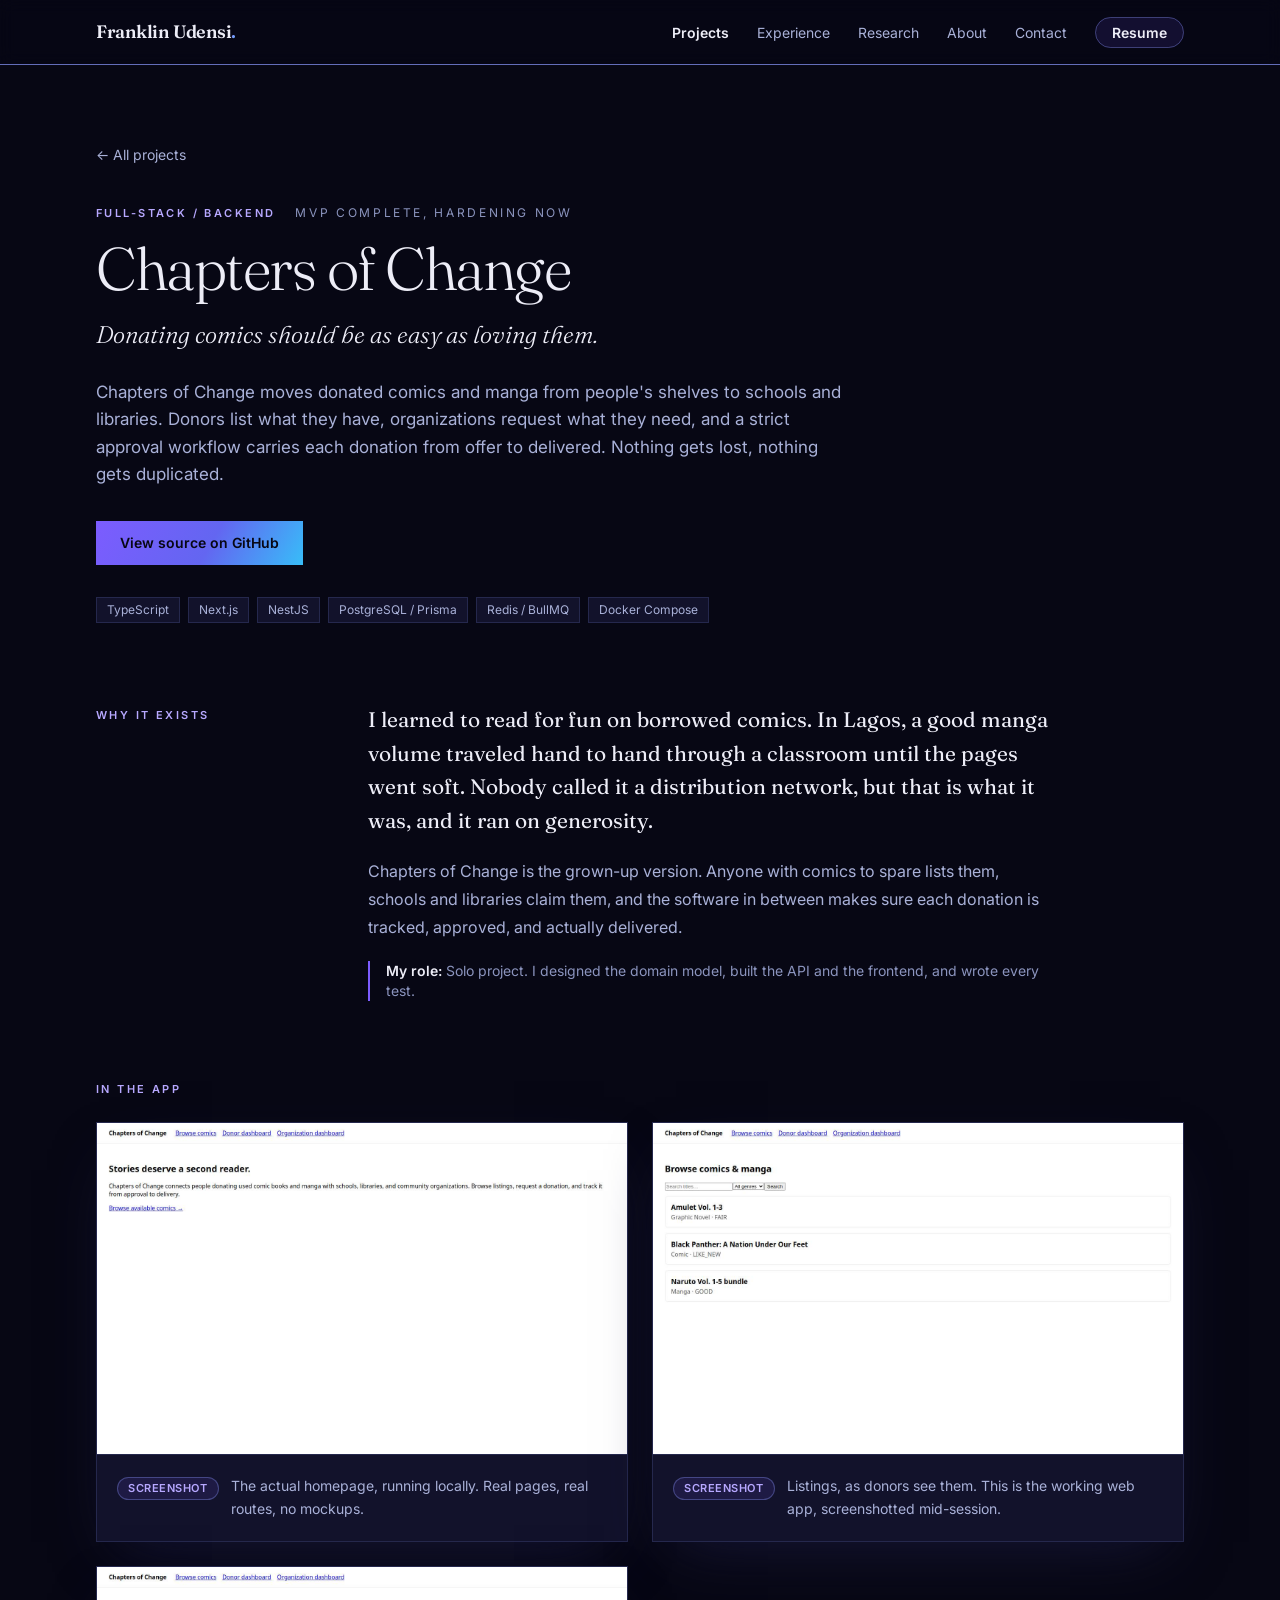
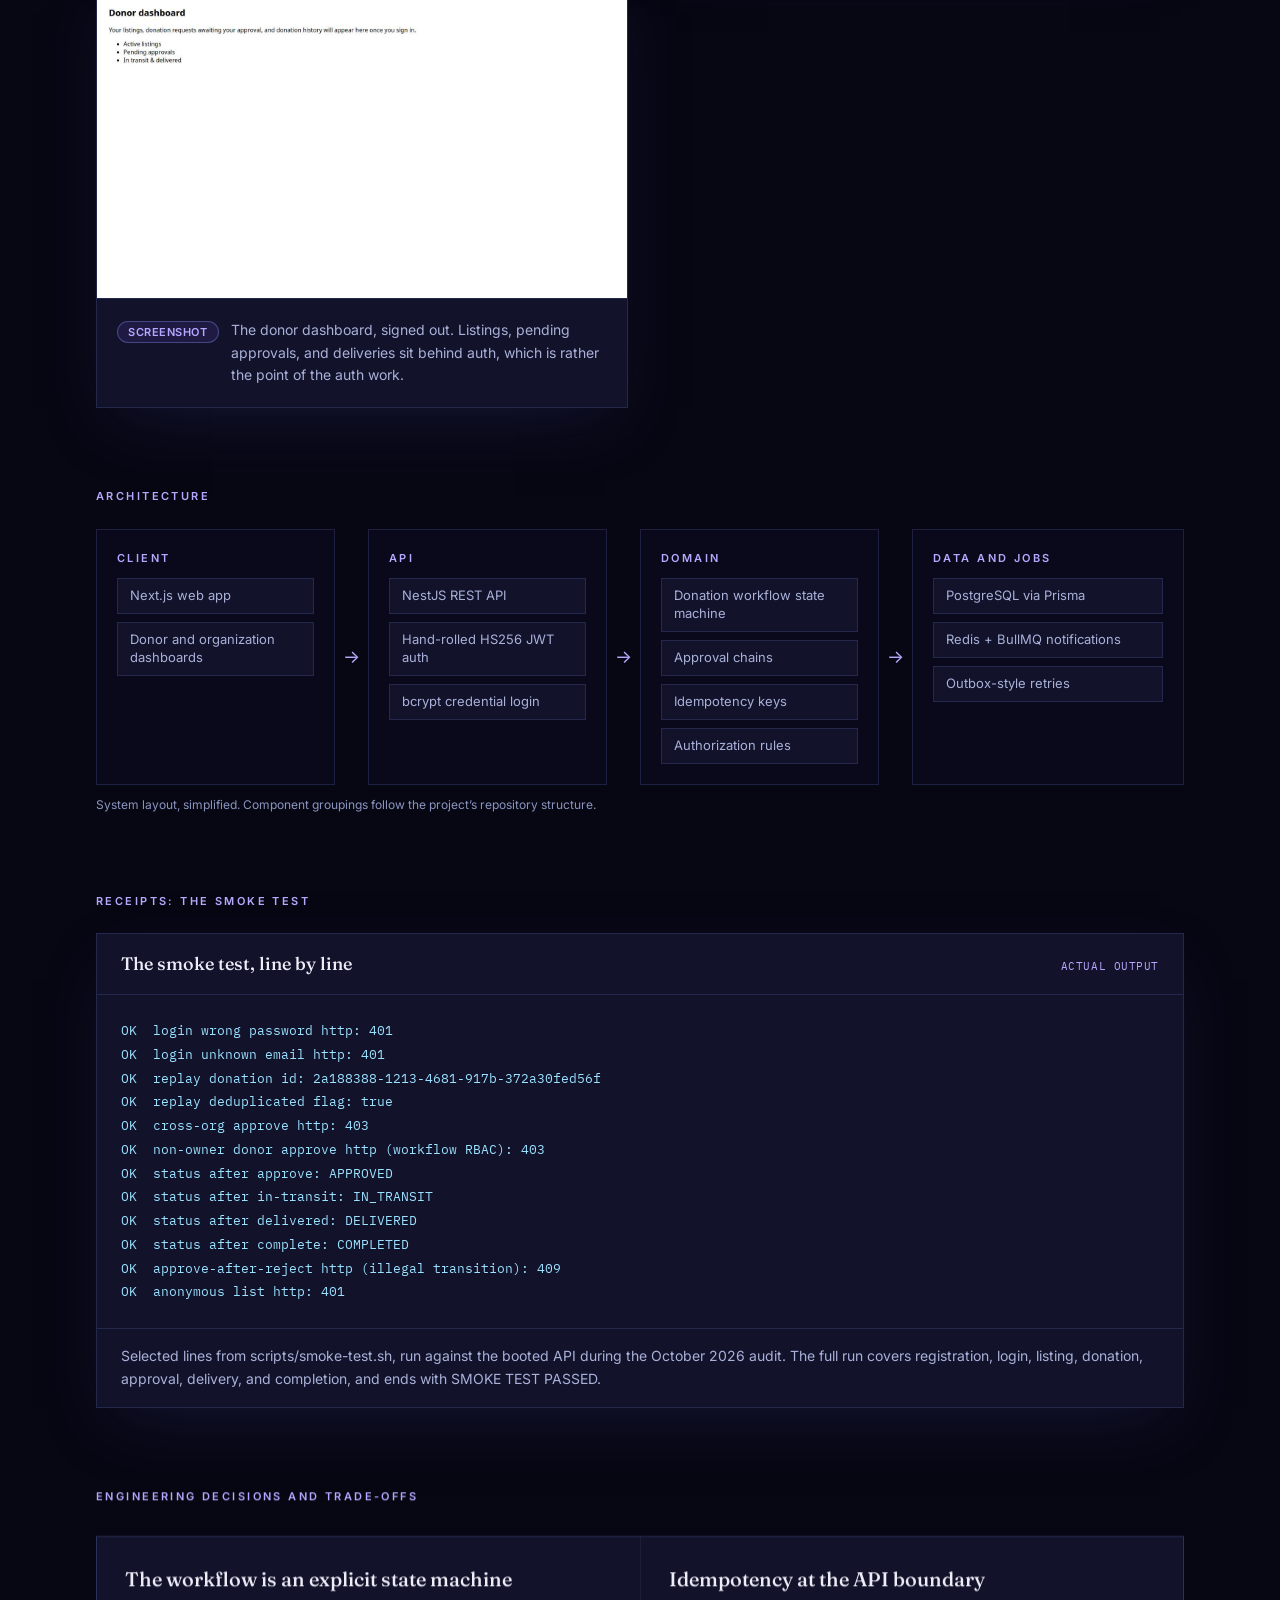
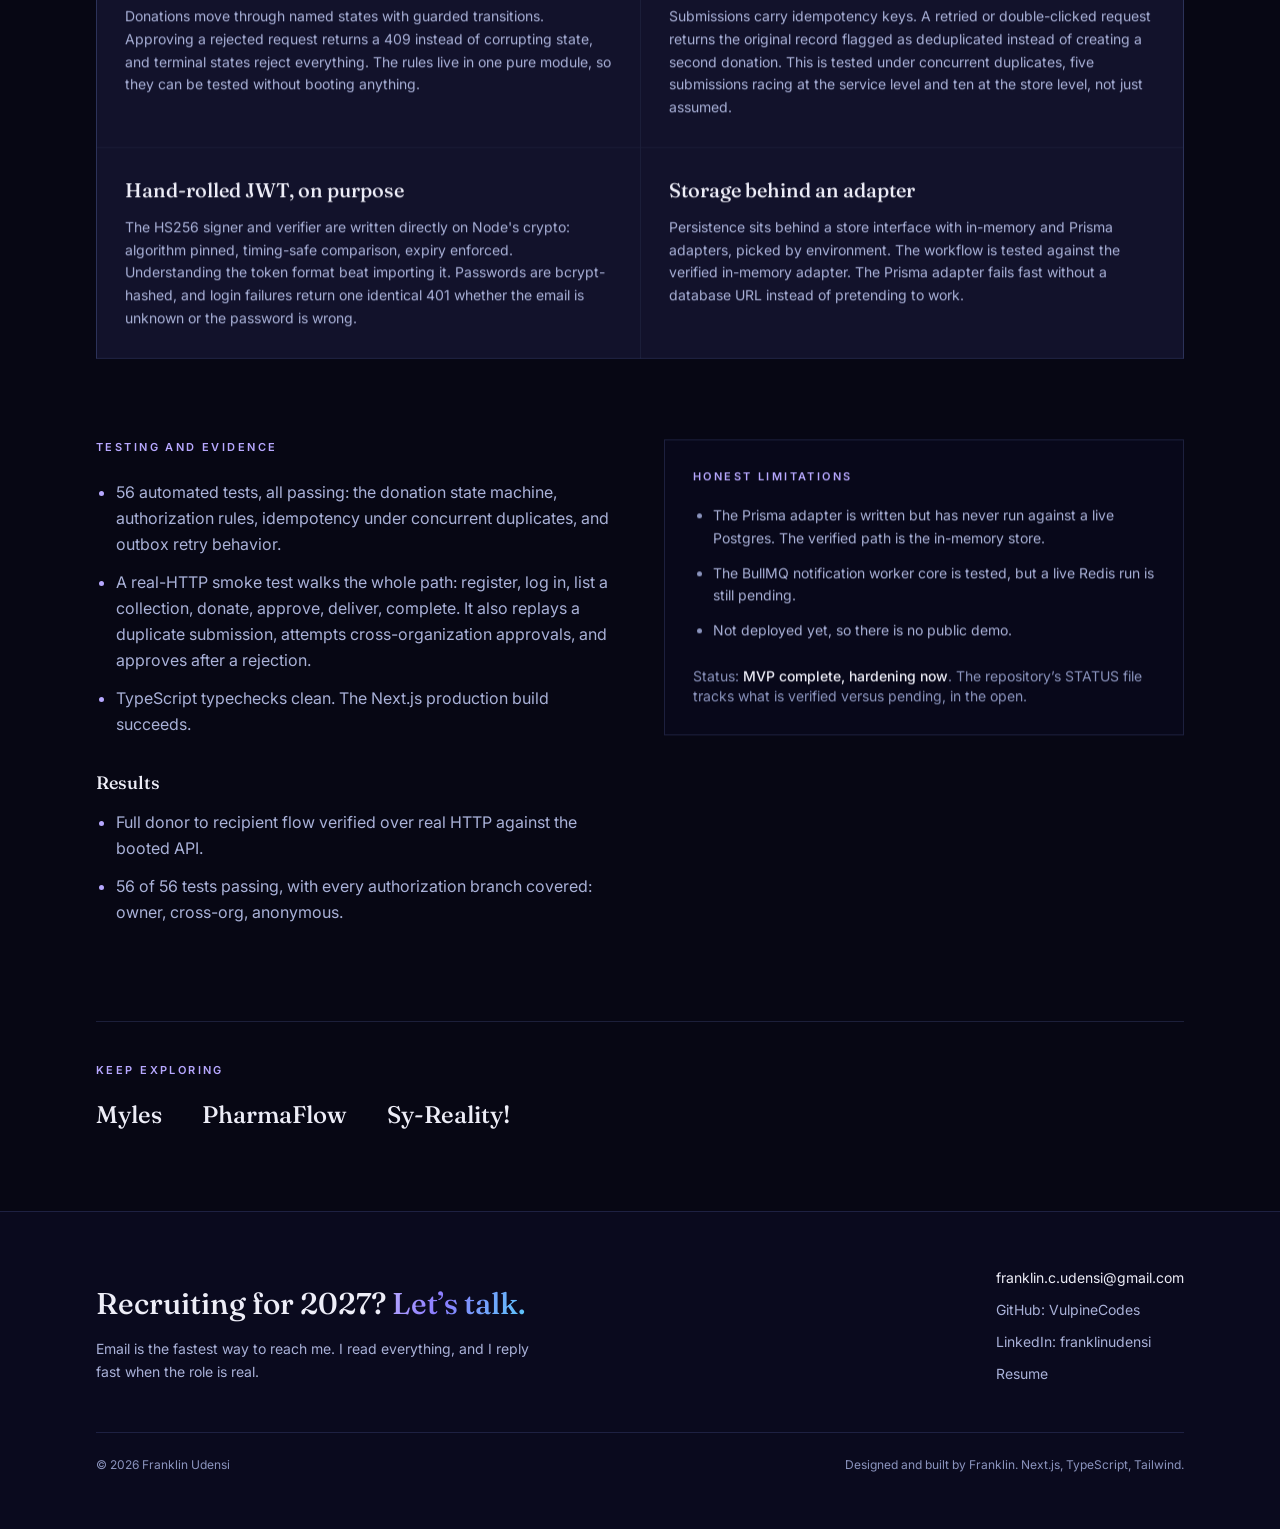
<file: projects/chapters-of-change.html>
<!DOCTYPE html><html lang="en"><head><meta charSet="utf-8"/><meta name="viewport" content="width=device-width, initial-scale=1"/><link rel="stylesheet" href="/_next/static/css/b5d6dec71631c97b.css" data-precedence="next"/><link rel="preload" as="script" fetchPriority="low" href="/_next/static/chunks/webpack-03f7c6bc932ce1e3.js"/><script src="/_next/static/chunks/fd9d1056-1f1f859026f5f0fa.js" async=""></script><script src="/_next/static/chunks/117-e7a95ff872d9ad6e.js" async=""></script><script src="/_next/static/chunks/main-app-d4679674a07abb10.js" async=""></script><script src="/_next/static/chunks/972-db255a47084783e7.js" async=""></script><script src="/_next/static/chunks/958-a81c5736fae3ac9c.js" async=""></script><script src="/_next/static/chunks/app/projects/%5Bslug%5D/page-d86a40023416be53.js" async=""></script><script src="/_next/static/chunks/app/layout-0e773e17b33c7920.js" async=""></script><link rel="preconnect" href="https://fonts.googleapis.com"/><link rel="preconnect" href="https://fonts.gstatic.com" crossorigin="anonymous"/><title>Chapters of Change | Franklin Udensi</title><meta name="description" content="Chapters of Change moves donated comics and manga from people&#x27;s shelves to schools and libraries. Donors list what they have, organizations request what they need, and a strict approval workflow carries each donation from offer to delivered. Nothing gets lost, nothing gets duplicated."/><meta name="author" content="Franklin Udensi"/><meta name="keywords" content="Franklin Udensi,software engineer,Vanderbilt,full-stack,data infrastructure,AI applications,VR"/><meta name="robots" content="index, follow"/><meta property="og:title" content="Chapters of Change | Franklin Udensi"/><meta property="og:description" content="Donating comics should be as easy as loving them."/><meta name="twitter:card" content="summary"/><meta name="twitter:title" content="Franklin Udensi | Software Engineer"/><meta name="twitter:description" content="Franklin Udensi is a Vanderbilt junior studying computer science and cognitive psychology. He builds full-stack products, data infrastructure, and VR experiences. Previously a software engineering intern at Microsoft (Xbox)."/><link rel="icon" href="/icon.svg?8deb0ec6b6bf1eee" type="image/svg+xml" sizes="any"/><link href="https://fonts.googleapis.com/css2?family=Fraunces:ital,opsz,wght@0,9..144,300..600;1,9..144,300..600&amp;family=IBM+Plex+Mono:wght@400;500;600&amp;family=Inter:wght@300..700&amp;display=swap" rel="stylesheet"/><script src="/_next/static/chunks/polyfills-42372ed130431b0a.js" noModule=""></script></head><body class="flex min-h-screen flex-col"><a href="#main" class="sr-only focus:not-sr-only focus:absolute focus:left-4 focus:top-4 focus:z-[60] focus:bg-violet-deep focus:px-4 focus:py-2 focus:text-ink">Skip to content</a><header class="sticky top-0 z-50 border-b border-line/70 bg-night/85 backdrop-blur print:hidden"><div class="mx-auto flex h-16 max-w-6xl items-center justify-between px-5 sm:px-8"><a class="font-display text-lg font-semibold tracking-tight" aria-label="Franklin Udensi, home" href="/">Franklin Udensi<span class="text-accent-gradient" aria-hidden="true">.</span></a><nav aria-label="Primary" class="hidden md:block"><ul class="flex items-center gap-7"><li><a aria-current="page" class="link-underline text-sm font-semibold text-ink" href="/projects">Projects</a></li><li><a class="link-underline text-sm text-muted hover:text-ink" href="/experience">Experience</a></li><li><a class="link-underline text-sm text-muted hover:text-ink" href="/research">Research</a></li><li><a class="link-underline text-sm text-muted hover:text-ink" href="/about">About</a></li><li><a class="link-underline text-sm text-muted hover:text-ink" href="/contact">Contact</a></li><li><a class="rounded-full border border-lineStrong bg-violet-mist px-4 py-1.5 text-sm font-semibold text-ink transition-colors hover:border-violet-soft" href="/resume">Resume</a></li></ul></nav><button type="button" class="inline-flex h-11 w-11 items-center justify-center md:hidden" aria-expanded="false" aria-controls="mobile-nav" aria-label="Open menu"><span aria-hidden="true" class="text-2xl leading-none">≡</span></button></div></header><main id="main" class="flex-1"><article class="mx-auto max-w-6xl px-5 py-16 sm:px-8 lg:py-20"><div style="opacity:0;transform:translateY(24px)"><p class="text-sm"><a class="link-underline text-muted hover:text-ink" href="/projects">← All projects</a></p><div class="mt-10 flex flex-wrap items-center gap-x-5 gap-y-2"><p class="eyebrow">Full-Stack / Backend</p><p class="text-xs uppercase tracking-widest2 text-faint">MVP complete, hardening now</p></div><h1 class="mt-4 font-display text-5xl font-light leading-[1.02] tracking-tight sm:text-6xl">Chapters of Change</h1><p class="mt-5 max-w-reading font-display text-2xl font-light italic leading-snug text-ink">Donating comics should be as easy as loving them.</p><p class="mt-7 max-w-reading text-[17px] leading-relaxed text-muted">Chapters of Change moves donated comics and manga from people&#x27;s shelves to schools and libraries. Donors list what they have, organizations request what they need, and a strict approval workflow carries each donation from offer to delivered. Nothing gets lost, nothing gets duplicated.</p><div class="mt-8 flex flex-wrap items-center gap-4"><a href="https://github.com/VulpineCodes/chapters-of-change" target="_blank" rel="noreferrer" class="bg-accent-gradient px-6 py-3 text-sm font-semibold text-night transition-opacity hover:opacity-90">View source on GitHub</a></div><ul aria-label="Technology stack" class="mt-8 flex flex-wrap gap-2"><li class="border border-line bg-panel px-2.5 py-1 text-xs text-muted">TypeScript</li><li class="border border-line bg-panel px-2.5 py-1 text-xs text-muted">Next.js</li><li class="border border-line bg-panel px-2.5 py-1 text-xs text-muted">NestJS</li><li class="border border-line bg-panel px-2.5 py-1 text-xs text-muted">PostgreSQL / Prisma</li><li class="border border-line bg-panel px-2.5 py-1 text-xs text-muted">Redis / BullMQ</li><li class="border border-line bg-panel px-2.5 py-1 text-xs text-muted">Docker Compose</li></ul></div><div style="opacity:0;transform:translateY(24px)"><section aria-labelledby="story-heading" class="mt-20 grid gap-8 lg:grid-cols-[240px_1fr]"><h2 id="story-heading" class="eyebrow pt-1">Why it exists</h2><div class="max-w-reading space-y-5 leading-[1.75] text-muted"><p class="font-display text-[21px] leading-[1.6] text-ink">I learned to read for fun on borrowed comics. In Lagos, a good manga volume traveled hand to hand through a classroom until the pages went soft. Nobody called it a distribution network, but that is what it was, and it ran on generosity.</p><p>Chapters of Change is the grown-up version. Anyone with comics to spare lists them, schools and libraries claim them, and the software in between makes sure each donation is tracked, approved, and actually delivered.</p><p class="border-l-2 border-violet pl-4 text-sm text-faint"><span class="font-semibold text-ink">My role:</span> <!-- -->Solo project. I designed the domain model, built the API and the frontend, and wrote every test.</p></div></section></div><div style="opacity:0;transform:translateY(24px)"><section aria-labelledby="visuals-heading" class="mt-20"><h2 id="visuals-heading" class="eyebrow">In the app</h2><div class="mt-6 grid gap-6 lg:grid-cols-2"><figure class="card-surface overflow-hidden"><div class="border-b border-line"><img src="[data-uri]" alt="Chapters of Change homepage, rendered from the real Next.js app" class="w-full" loading="lazy"/></div><figcaption class="flex items-start gap-3 p-5"><span class="mt-0.5 shrink-0 rounded-full border border-lineStrong bg-violet-mist px-2.5 py-0.5 text-[11px] font-semibold uppercase tracking-wider text-violet-soft">Screenshot</span><span class="text-sm leading-relaxed text-muted">The actual homepage, running locally. Real pages, real routes, no mockups.</span></figcaption></figure><figure class="card-surface overflow-hidden"><div class="border-b border-line"><img src="[data-uri]" alt="Chapters of Change listings page showing donated comic collections" class="w-full" loading="lazy"/></div><figcaption class="flex items-start gap-3 p-5"><span class="mt-0.5 shrink-0 rounded-full border border-lineStrong bg-violet-mist px-2.5 py-0.5 text-[11px] font-semibold uppercase tracking-wider text-violet-soft">Screenshot</span><span class="text-sm leading-relaxed text-muted">Listings, as donors see them. This is the working web app, screenshotted mid-session.</span></figcaption></figure><figure class="card-surface overflow-hidden"><div class="border-b border-line"><img src="[data-uri]" alt="Chapters of Change donor dashboard before sign in, listing what the dashboard tracks" class="w-full" loading="lazy"/></div><figcaption class="flex items-start gap-3 p-5"><span class="mt-0.5 shrink-0 rounded-full border border-lineStrong bg-violet-mist px-2.5 py-0.5 text-[11px] font-semibold uppercase tracking-wider text-violet-soft">Screenshot</span><span class="text-sm leading-relaxed text-muted">The donor dashboard, signed out. Listings, pending approvals, and deliveries sit behind auth, which is rather the point of the auth work.</span></figcaption></figure></div></section></div><div style="opacity:0;transform:translateY(24px)"><section aria-labelledby="arch-heading" class="mt-20"><h2 id="arch-heading" class="eyebrow">Architecture</h2><div class="mt-6"><figure aria-label="Architecture diagram"><ol class="flex flex-col gap-0 md:flex-row md:items-stretch"><li class="flex flex-col md:flex-1 md:flex-row md:items-stretch"><div class="flex-1 border border-line bg-abyss/70 p-5"><p class="eyebrow">Client</p><ul class="mt-3 space-y-2"><li class="border border-line bg-panel px-3 py-2 text-[13px] leading-snug text-muted">Next.js web app</li><li class="border border-line bg-panel px-3 py-2 text-[13px] leading-snug text-muted">Donor and organization dashboards</li></ul></div><div aria-hidden="true" class="flex items-center justify-center py-1 text-lg text-violet-soft md:px-2 md:py-0"><span class="rotate-90 md:rotate-0">→</span></div></li><li class="flex flex-col md:flex-1 md:flex-row md:items-stretch"><div class="flex-1 border border-line bg-abyss/70 p-5"><p class="eyebrow">API</p><ul class="mt-3 space-y-2"><li class="border border-line bg-panel px-3 py-2 text-[13px] leading-snug text-muted">NestJS REST API</li><li class="border border-line bg-panel px-3 py-2 text-[13px] leading-snug text-muted">Hand-rolled HS256 JWT auth</li><li class="border border-line bg-panel px-3 py-2 text-[13px] leading-snug text-muted">bcrypt credential login</li></ul></div><div aria-hidden="true" class="flex items-center justify-center py-1 text-lg text-violet-soft md:px-2 md:py-0"><span class="rotate-90 md:rotate-0">→</span></div></li><li class="flex flex-col md:flex-1 md:flex-row md:items-stretch"><div class="flex-1 border border-line bg-abyss/70 p-5"><p class="eyebrow">Domain</p><ul class="mt-3 space-y-2"><li class="border border-line bg-panel px-3 py-2 text-[13px] leading-snug text-muted">Donation workflow state machine</li><li class="border border-line bg-panel px-3 py-2 text-[13px] leading-snug text-muted">Approval chains</li><li class="border border-line bg-panel px-3 py-2 text-[13px] leading-snug text-muted">Idempotency keys</li><li class="border border-line bg-panel px-3 py-2 text-[13px] leading-snug text-muted">Authorization rules</li></ul></div><div aria-hidden="true" class="flex items-center justify-center py-1 text-lg text-violet-soft md:px-2 md:py-0"><span class="rotate-90 md:rotate-0">→</span></div></li><li class="flex flex-col md:flex-1 md:flex-row md:items-stretch"><div class="flex-1 border border-line bg-abyss/70 p-5"><p class="eyebrow">Data and jobs</p><ul class="mt-3 space-y-2"><li class="border border-line bg-panel px-3 py-2 text-[13px] leading-snug text-muted">PostgreSQL via Prisma</li><li class="border border-line bg-panel px-3 py-2 text-[13px] leading-snug text-muted">Redis + BullMQ notifications</li><li class="border border-line bg-panel px-3 py-2 text-[13px] leading-snug text-muted">Outbox-style retries</li></ul></div></li></ol><figcaption class="mt-3 text-xs text-faint">System layout, simplified. Component groupings follow the project’s repository structure.</figcaption></figure></div></section></div><div style="opacity:0;transform:translateY(24px)"><section aria-labelledby="receipts-heading" class="mt-20"><h2 id="receipts-heading" class="eyebrow">Receipts: the smoke test</h2><div class="mt-6"><figure class="card-surface overflow-hidden"><div class="flex flex-wrap items-baseline justify-between gap-2 border-b border-line px-6 py-4"><figcaption class="font-display text-lg font-medium text-ink">The smoke test, line by line</figcaption><span class="font-mono text-[11px] uppercase tracking-wider text-violet-soft">Actual output</span></div><div class="p-6"><pre class="overflow-x-auto font-mono text-[12.5px] leading-[1.9] text-glow-soft">OK  login wrong password http: 401
OK  login unknown email http: 401
OK  replay donation id: 2a188388-1213-4681-917b-372a30fed56f
OK  replay deduplicated flag: true
OK  cross-org approve http: 403
OK  non-owner donor approve http (workflow RBAC): 403
OK  status after approve: APPROVED
OK  status after in-transit: IN_TRANSIT
OK  status after delivered: DELIVERED
OK  status after complete: COMPLETED
OK  approve-after-reject http (illegal transition): 409
OK  anonymous list http: 401</pre></div><p class="border-t border-line px-6 py-4 text-sm leading-relaxed text-muted">Selected lines from scripts/smoke-test.sh, run against the booted API during the October 2026 audit. The full run covers registration, login, listing, donation, approval, delivery, and completion, and ends with SMOKE TEST PASSED.</p></figure></div></section></div><div style="opacity:0;transform:translateY(24px)"><section aria-labelledby="decisions-heading" class="mt-20"><h2 id="decisions-heading" class="eyebrow">Engineering decisions and trade-offs</h2><div class="mt-8 grid gap-px border border-line bg-line md:grid-cols-2"><article class="bg-panel p-7"><h3 class="font-display text-xl font-medium text-ink">The workflow is an explicit state machine</h3><p class="mt-3 text-sm leading-relaxed text-muted">Donations move through named states with guarded transitions. Approving a rejected request returns a 409 instead of corrupting state, and terminal states reject everything. The rules live in one pure module, so they can be tested without booting anything.</p></article><article class="bg-panel p-7"><h3 class="font-display text-xl font-medium text-ink">Idempotency at the API boundary</h3><p class="mt-3 text-sm leading-relaxed text-muted">Submissions carry idempotency keys. A retried or double-clicked request returns the original record flagged as deduplicated instead of creating a second donation. This is tested under concurrent duplicates, five submissions racing at the service level and ten at the store level, not just assumed.</p></article><article class="bg-panel p-7"><h3 class="font-display text-xl font-medium text-ink">Hand-rolled JWT, on purpose</h3><p class="mt-3 text-sm leading-relaxed text-muted">The HS256 signer and verifier are written directly on Node&#x27;s crypto: algorithm pinned, timing-safe comparison, expiry enforced. Understanding the token format beat importing it. Passwords are bcrypt-hashed, and login failures return one identical 401 whether the email is unknown or the password is wrong.</p></article><article class="bg-panel p-7"><h3 class="font-display text-xl font-medium text-ink">Storage behind an adapter</h3><p class="mt-3 text-sm leading-relaxed text-muted">Persistence sits behind a store interface with in-memory and Prisma adapters, picked by environment. The workflow is tested against the verified in-memory adapter. The Prisma adapter fails fast without a database URL instead of pretending to work.</p></article></div></section></div><div class="mt-20 grid gap-12 lg:grid-cols-2"><div style="opacity:0;transform:translateY(24px)"><section aria-labelledby="evidence-heading"><h2 id="evidence-heading" class="eyebrow">Testing and evidence</h2><ul class="mt-6 list-disc space-y-3 pl-5 leading-relaxed text-muted marker:text-violet-soft"><li>56 automated tests, all passing: the donation state machine, authorization rules, idempotency under concurrent duplicates, and outbox retry behavior.</li><li>A real-HTTP smoke test walks the whole path: register, log in, list a collection, donate, approve, deliver, complete. It also replays a duplicate submission, attempts cross-organization approvals, and approves after a rejection.</li><li>TypeScript typechecks clean. The Next.js production build succeeds.</li></ul><h3 class="mt-8 font-display text-lg font-medium text-ink">Results</h3><ul class="mt-3 list-disc space-y-3 pl-5 leading-relaxed text-muted marker:text-violet-soft"><li>Full donor to recipient flow verified over real HTTP against the booted API.</li><li>56 of 56 tests passing, with every authorization branch covered: owner, cross-org, anonymous.</li></ul></section></div><div style="opacity:0;transform:translateY(24px)"><section aria-labelledby="limits-heading" class="border border-line bg-abyss/60 p-7"><h2 id="limits-heading" class="eyebrow">Honest limitations</h2><ul class="mt-5 list-disc space-y-3 pl-5 text-sm leading-relaxed text-muted marker:text-faint"><li>The Prisma adapter is written but has never run against a live Postgres. The verified path is the in-memory store.</li><li>The BullMQ notification worker core is tested, but a live Redis run is still pending.</li><li>Not deployed yet, so there is no public demo.</li></ul><p class="mt-6 text-sm text-faint">Status: <span class="font-medium text-ink">MVP complete, hardening now</span>. The repository’s STATUS file tracks what is verified versus pending, in the open.</p></section></div></div><nav aria-label="More projects" class="mt-24 border-t border-line pt-10"><p class="eyebrow">Keep exploring</p><ul class="mt-5 flex flex-wrap gap-x-10 gap-y-3"><li><a class="link-underline font-display text-2xl font-medium text-ink" href="/projects/myles">Myles</a></li><li><a class="link-underline font-display text-2xl font-medium text-ink" href="/projects/pharmaflow">PharmaFlow</a></li><li><a class="link-underline font-display text-2xl font-medium text-ink" href="/projects/sy-reality">Sy-Reality!</a></li></ul></nav></article></main><footer class="border-t border-line bg-abyss print:hidden"><div class="mx-auto max-w-6xl px-5 py-14 sm:px-8"><div class="flex flex-col gap-10 md:flex-row md:items-end md:justify-between"><div><p class="max-w-md font-display text-3xl font-medium leading-tight">Recruiting for 2027? <span class="text-accent-gradient">Let’s talk.</span></p><p class="mt-4 max-w-md text-sm leading-relaxed text-muted">Email is the fastest way to reach me. I read everything, and I reply fast when the role is real.</p></div><nav aria-label="Footer"><ul class="space-y-3 text-sm"><li><a class="link-underline text-ink" href="mailto:franklin.c.udensi@gmail.com">franklin.c.udensi@gmail.com</a></li><li><a class="link-underline text-muted hover:text-ink" href="https://github.com/VulpineCodes" target="_blank" rel="noreferrer">GitHub: VulpineCodes</a></li><li><a class="link-underline text-muted hover:text-ink" href="https://www.linkedin.com/in/franklinudensi" target="_blank" rel="noreferrer">LinkedIn: franklinudensi</a></li><li><a class="link-underline text-muted hover:text-ink" href="/resume">Resume</a></li></ul></nav></div><div class="mt-12 flex flex-col gap-2 border-t border-line pt-6 text-xs text-faint sm:flex-row sm:justify-between"><p>© <!-- -->2026<!-- --> Franklin Udensi</p><p>Designed and built by Franklin. Next.js, TypeScript, Tailwind.</p></div></div></footer><script src="/_next/static/chunks/webpack-03f7c6bc932ce1e3.js" async=""></script><script>(self.__next_f=self.__next_f||[]).push([0]);self.__next_f.push([2,null])</script><script>self.__next_f.push([1,"1:HL[\"/_next/static/css/b5d6dec71631c97b.css\",\"style\"]\n"])</script><script>self.__next_f.push([1,"2:I[2846,[],\"\"]\n4:I[24,[\"972\",\"static/chunks/972-db255a47084783e7.js\",\"958\",\"static/chunks/958-a81c5736fae3ac9c.js\",\"101\",\"static/chunks/app/projects/%5Bslug%5D/page-d86a40023416be53.js\"],\"default\"]\n5:I[2972,[\"972\",\"static/chunks/972-db255a47084783e7.js\",\"958\",\"static/chunks/958-a81c5736fae3ac9c.js\",\"101\",\"static/chunks/app/projects/%5Bslug%5D/page-d86a40023416be53.js\"],\"\"]\n9:I[4707,[],\"\"]\nb:I[6423,[],\"\"]\nc:I[4624,[\"972\",\"static/chunks/972-db255a47084783e7.js\",\"185\",\"static/chunks/app/layout-0e773e17b33c7920.js\"],\"default\"]\ne:I[1060,[],\"\"]\n6:Tb01b,"])</script><script>self.__next_f.push([1,"[data-uri]"])</script><script>self.__next_f.push([1,"7:Tc083,"])</script><script>self.__next_f.push([1,"[data-uri]"])</script><script>self.__next_f.push([1,"8:T9483,"])</script><script>self.__next_f.push([1,"[data-uri]"])</script><script>self.__next_f.push([1,"a:[\"slug\",\"chapters-of-change\",\"d\"]\nf:[]\n"])</script><script>self.__next_f.push([1,"0:[\"$\",\"$L2\",null,{\"buildId\":\"0wEZ3ZyA7oJgiKQ1t7ur5\",\"assetPrefix\":\"\",\"urlParts\":[\"\",\"projects\",\"chapters-of-change\"],\"initialTree\":[\"\",{\"children\":[\"projects\",{\"children\":[[\"slug\",\"chapters-of-change\",\"d\"],{\"children\":[\"__PAGE__?{\\\"slug\\\":\\\"chapters-of-change\\\"}\",{}]}]}]},\"$undefined\",\"$undefined\",true],\"initialSeedData\":[\"\",{\"children\":[\"projects\",{\"children\":[[\"slug\",\"chapters-of-change\",\"d\"],{\"children\":[\"__PAGE__\",{},[[\"$L3\",[\"$\",\"article\",null,{\"className\":\"mx-auto max-w-6xl px-5 py-16 sm:px-8 lg:py-20\",\"children\":[[\"$\",\"$L4\",null,{\"children\":[[\"$\",\"p\",null,{\"className\":\"text-sm\",\"children\":[\"$\",\"$L5\",null,{\"href\":\"/projects\",\"className\":\"link-underline text-muted hover:text-ink\",\"children\":\"← All projects\"}]}],[\"$\",\"div\",null,{\"className\":\"mt-10 flex flex-wrap items-center gap-x-5 gap-y-2\",\"children\":[[\"$\",\"p\",null,{\"className\":\"eyebrow\",\"children\":\"Full-Stack / Backend\"}],[\"$\",\"p\",null,{\"className\":\"text-xs uppercase tracking-widest2 text-faint\",\"children\":\"MVP complete, hardening now\"}]]}],[\"$\",\"h1\",null,{\"className\":\"mt-4 font-display text-5xl font-light leading-[1.02] tracking-tight sm:text-6xl\",\"children\":\"Chapters of Change\"}],[\"$\",\"p\",null,{\"className\":\"mt-5 max-w-reading font-display text-2xl font-light italic leading-snug text-ink\",\"children\":\"Donating comics should be as easy as loving them.\"}],[\"$\",\"p\",null,{\"className\":\"mt-7 max-w-reading text-[17px] leading-relaxed text-muted\",\"children\":\"Chapters of Change moves donated comics and manga from people's shelves to schools and libraries. Donors list what they have, organizations request what they need, and a strict approval workflow carries each donation from offer to delivered. Nothing gets lost, nothing gets duplicated.\"}],[\"$\",\"div\",null,{\"className\":\"mt-8 flex flex-wrap items-center gap-4\",\"children\":[[\"$\",\"a\",null,{\"href\":\"https://github.com/VulpineCodes/chapters-of-change\",\"target\":\"_blank\",\"rel\":\"noreferrer\",\"className\":\"bg-accent-gradient px-6 py-3 text-sm font-semibold text-night transition-opacity hover:opacity-90\",\"children\":\"View source on GitHub\"}],\"$undefined\"]}],[\"$\",\"ul\",null,{\"aria-label\":\"Technology stack\",\"className\":\"mt-8 flex flex-wrap gap-2\",\"children\":[[\"$\",\"li\",\"TypeScript\",{\"className\":\"border border-line bg-panel px-2.5 py-1 text-xs text-muted\",\"children\":\"TypeScript\"}],[\"$\",\"li\",\"Next.js\",{\"className\":\"border border-line bg-panel px-2.5 py-1 text-xs text-muted\",\"children\":\"Next.js\"}],[\"$\",\"li\",\"NestJS\",{\"className\":\"border border-line bg-panel px-2.5 py-1 text-xs text-muted\",\"children\":\"NestJS\"}],[\"$\",\"li\",\"PostgreSQL / Prisma\",{\"className\":\"border border-line bg-panel px-2.5 py-1 text-xs text-muted\",\"children\":\"PostgreSQL / Prisma\"}],[\"$\",\"li\",\"Redis / BullMQ\",{\"className\":\"border border-line bg-panel px-2.5 py-1 text-xs text-muted\",\"children\":\"Redis / BullMQ\"}],[\"$\",\"li\",\"Docker Compose\",{\"className\":\"border border-line bg-panel px-2.5 py-1 text-xs text-muted\",\"children\":\"Docker Compose\"}]]}]]}],[\"$\",\"$L4\",null,{\"children\":[\"$\",\"section\",null,{\"aria-labelledby\":\"story-heading\",\"className\":\"mt-20 grid gap-8 lg:grid-cols-[240px_1fr]\",\"children\":[[\"$\",\"h2\",null,{\"id\":\"story-heading\",\"className\":\"eyebrow pt-1\",\"children\":\"Why it exists\"}],[\"$\",\"div\",null,{\"className\":\"max-w-reading space-y-5 leading-[1.75] text-muted\",\"children\":[[[\"$\",\"p\",\"0\",{\"className\":\"font-display text-[21px] leading-[1.6] text-ink\",\"children\":\"I learned to read for fun on borrowed comics. In Lagos, a good manga volume traveled hand to hand through a classroom until the pages went soft. Nobody called it a distribution network, but that is what it was, and it ran on generosity.\"}],[\"$\",\"p\",\"1\",{\"className\":\"$undefined\",\"children\":\"Chapters of Change is the grown-up version. Anyone with comics to spare lists them, schools and libraries claim them, and the software in between makes sure each donation is tracked, approved, and actually delivered.\"}]],[\"$\",\"p\",null,{\"className\":\"border-l-2 border-violet pl-4 text-sm text-faint\",\"children\":[[\"$\",\"span\",null,{\"className\":\"font-semibold text-ink\",\"children\":\"My role:\"}],\" \",\"Solo project. I designed the domain model, built the API and the frontend, and wrote every test.\"]}]]}]]}]}],[\"$\",\"$L4\",null,{\"children\":[\"$\",\"section\",null,{\"aria-labelledby\":\"visuals-heading\",\"className\":\"mt-20\",\"children\":[[\"$\",\"h2\",null,{\"id\":\"visuals-heading\",\"className\":\"eyebrow\",\"children\":\"In the app\"}],[\"$\",\"div\",null,{\"className\":\"mt-6 grid gap-6 lg:grid-cols-2\",\"children\":[[\"$\",\"figure\",null,{\"className\":\"card-surface overflow-hidden\",\"children\":[[\"$\",\"div\",null,{\"className\":\"border-b border-line\",\"children\":[\"$\",\"img\",null,{\"src\":\"$6\",\"alt\":\"Chapters of Change homepage, rendered from the real Next.js app\",\"className\":\"w-full\",\"loading\":\"lazy\"}]}],[\"$\",\"figcaption\",null,{\"className\":\"flex items-start gap-3 p-5\",\"children\":[[\"$\",\"span\",null,{\"className\":\"mt-0.5 shrink-0 rounded-full border border-lineStrong bg-violet-mist px-2.5 py-0.5 text-[11px] font-semibold uppercase tracking-wider text-violet-soft\",\"children\":\"Screenshot\"}],[\"$\",\"span\",null,{\"className\":\"text-sm leading-relaxed text-muted\",\"children\":\"The actual homepage, running locally. Real pages, real routes, no mockups.\"}]]}]]}],[\"$\",\"figure\",null,{\"className\":\"card-surface overflow-hidden\",\"children\":[[\"$\",\"div\",null,{\"className\":\"border-b border-line\",\"children\":[\"$\",\"img\",null,{\"src\":\"$7\",\"alt\":\"Chapters of Change listings page showing donated comic collections\",\"className\":\"w-full\",\"loading\":\"lazy\"}]}],[\"$\",\"figcaption\",null,{\"className\":\"flex items-start gap-3 p-5\",\"children\":[[\"$\",\"span\",null,{\"className\":\"mt-0.5 shrink-0 rounded-full border border-lineStrong bg-violet-mist px-2.5 py-0.5 text-[11px] font-semibold uppercase tracking-wider text-violet-soft\",\"children\":\"Screenshot\"}],[\"$\",\"span\",null,{\"className\":\"text-sm leading-relaxed text-muted\",\"children\":\"Listings, as donors see them. This is the working web app, screenshotted mid-session.\"}]]}]]}],[\"$\",\"figure\",null,{\"className\":\"card-surface overflow-hidden\",\"children\":[[\"$\",\"div\",null,{\"className\":\"border-b border-line\",\"children\":[\"$\",\"img\",null,{\"src\":\"$8\",\"alt\":\"Chapters of Change donor dashboard before sign in, listing what the dashboard tracks\",\"className\":\"w-full\",\"loading\":\"lazy\"}]}],[\"$\",\"figcaption\",null,{\"className\":\"flex items-start gap-3 p-5\",\"children\":[[\"$\",\"span\",null,{\"className\":\"mt-0.5 shrink-0 rounded-full border border-lineStrong bg-violet-mist px-2.5 py-0.5 text-[11px] font-semibold uppercase tracking-wider text-violet-soft\",\"children\":\"Screenshot\"}],[\"$\",\"span\",null,{\"className\":\"text-sm leading-relaxed text-muted\",\"children\":\"The donor dashboard, signed out. Listings, pending approvals, and deliveries sit behind auth, which is rather the point of the auth work.\"}]]}]]}]]}]]}]}],[\"$\",\"$L4\",null,{\"children\":[\"$\",\"section\",null,{\"aria-labelledby\":\"arch-heading\",\"className\":\"mt-20\",\"children\":[[\"$\",\"h2\",null,{\"id\":\"arch-heading\",\"className\":\"eyebrow\",\"children\":\"Architecture\"}],[\"$\",\"div\",null,{\"className\":\"mt-6\",\"children\":[\"$\",\"figure\",null,{\"aria-label\":\"Architecture diagram\",\"children\":[[\"$\",\"ol\",null,{\"className\":\"flex flex-col gap-0 md:flex-row md:items-stretch\",\"children\":[[\"$\",\"li\",\"Client\",{\"className\":\"flex flex-col md:flex-1 md:flex-row md:items-stretch\",\"children\":[[\"$\",\"div\",null,{\"className\":\"flex-1 border border-line bg-abyss/70 p-5\",\"children\":[[\"$\",\"p\",null,{\"className\":\"eyebrow\",\"children\":\"Client\"}],[\"$\",\"ul\",null,{\"className\":\"mt-3 space-y-2\",\"children\":[[\"$\",\"li\",\"Next.js web app\",{\"className\":\"border border-line bg-panel px-3 py-2 text-[13px] leading-snug text-muted\",\"children\":\"Next.js web app\"}],[\"$\",\"li\",\"Donor and organization dashboards\",{\"className\":\"border border-line bg-panel px-3 py-2 text-[13px] leading-snug text-muted\",\"children\":\"Donor and organization dashboards\"}]]}]]}],[\"$\",\"div\",null,{\"aria-hidden\":\"true\",\"className\":\"flex items-center justify-center py-1 text-lg text-violet-soft md:px-2 md:py-0\",\"children\":[\"$\",\"span\",null,{\"className\":\"rotate-90 md:rotate-0\",\"children\":\"→\"}]}]]}],[\"$\",\"li\",\"API\",{\"className\":\"flex flex-col md:flex-1 md:flex-row md:items-stretch\",\"children\":[[\"$\",\"div\",null,{\"className\":\"flex-1 border border-line bg-abyss/70 p-5\",\"children\":[[\"$\",\"p\",null,{\"className\":\"eyebrow\",\"children\":\"API\"}],[\"$\",\"ul\",null,{\"className\":\"mt-3 space-y-2\",\"children\":[[\"$\",\"li\",\"NestJS REST API\",{\"className\":\"border border-line bg-panel px-3 py-2 text-[13px] leading-snug text-muted\",\"children\":\"NestJS REST API\"}],[\"$\",\"li\",\"Hand-rolled HS256 JWT auth\",{\"className\":\"border border-line bg-panel px-3 py-2 text-[13px] leading-snug text-muted\",\"children\":\"Hand-rolled HS256 JWT auth\"}],[\"$\",\"li\",\"bcrypt credential login\",{\"className\":\"border border-line bg-panel px-3 py-2 text-[13px] leading-snug text-muted\",\"children\":\"bcrypt credential login\"}]]}]]}],[\"$\",\"div\",null,{\"aria-hidden\":\"true\",\"className\":\"flex items-center justify-center py-1 text-lg text-violet-soft md:px-2 md:py-0\",\"children\":[\"$\",\"span\",null,{\"className\":\"rotate-90 md:rotate-0\",\"children\":\"→\"}]}]]}],[\"$\",\"li\",\"Domain\",{\"className\":\"flex flex-col md:flex-1 md:flex-row md:items-stretch\",\"children\":[[\"$\",\"div\",null,{\"className\":\"flex-1 border border-line bg-abyss/70 p-5\",\"children\":[[\"$\",\"p\",null,{\"className\":\"eyebrow\",\"children\":\"Domain\"}],[\"$\",\"ul\",null,{\"className\":\"mt-3 space-y-2\",\"children\":[[\"$\",\"li\",\"Donation workflow state machine\",{\"className\":\"border border-line bg-panel px-3 py-2 text-[13px] leading-snug text-muted\",\"children\":\"Donation workflow state machine\"}],[\"$\",\"li\",\"Approval chains\",{\"className\":\"border border-line bg-panel px-3 py-2 text-[13px] leading-snug text-muted\",\"children\":\"Approval chains\"}],[\"$\",\"li\",\"Idempotency keys\",{\"className\":\"border border-line bg-panel px-3 py-2 text-[13px] leading-snug text-muted\",\"children\":\"Idempotency keys\"}],[\"$\",\"li\",\"Authorization rules\",{\"className\":\"border border-line bg-panel px-3 py-2 text-[13px] leading-snug text-muted\",\"children\":\"Authorization rules\"}]]}]]}],[\"$\",\"div\",null,{\"aria-hidden\":\"true\",\"className\":\"flex items-center justify-center py-1 text-lg text-violet-soft md:px-2 md:py-0\",\"children\":[\"$\",\"span\",null,{\"className\":\"rotate-90 md:rotate-0\",\"children\":\"→\"}]}]]}],[\"$\",\"li\",\"Data and jobs\",{\"className\":\"flex flex-col md:flex-1 md:flex-row md:items-stretch\",\"children\":[[\"$\",\"div\",null,{\"className\":\"flex-1 border border-line bg-abyss/70 p-5\",\"children\":[[\"$\",\"p\",null,{\"className\":\"eyebrow\",\"children\":\"Data and jobs\"}],[\"$\",\"ul\",null,{\"className\":\"mt-3 space-y-2\",\"children\":[[\"$\",\"li\",\"PostgreSQL via Prisma\",{\"className\":\"border border-line bg-panel px-3 py-2 text-[13px] leading-snug text-muted\",\"children\":\"PostgreSQL via Prisma\"}],[\"$\",\"li\",\"Redis + BullMQ notifications\",{\"className\":\"border border-line bg-panel px-3 py-2 text-[13px] leading-snug text-muted\",\"children\":\"Redis + BullMQ notifications\"}],[\"$\",\"li\",\"Outbox-style retries\",{\"className\":\"border border-line bg-panel px-3 py-2 text-[13px] leading-snug text-muted\",\"children\":\"Outbox-style retries\"}]]}]]}],false]}]]}],[\"$\",\"figcaption\",null,{\"className\":\"mt-3 text-xs text-faint\",\"children\":\"System layout, simplified. Component groupings follow the project’s repository structure.\"}]]}]}]]}]}],[\"$\",\"$L4\",null,{\"children\":[\"$\",\"section\",null,{\"aria-labelledby\":\"receipts-heading\",\"className\":\"mt-20\",\"children\":[[\"$\",\"h2\",null,{\"id\":\"receipts-heading\",\"className\":\"eyebrow\",\"children\":\"Receipts: the smoke test\"}],[\"$\",\"div\",null,{\"className\":\"mt-6\",\"children\":[\"$\",\"figure\",null,{\"className\":\"card-surface overflow-hidden\",\"children\":[[\"$\",\"div\",null,{\"className\":\"flex flex-wrap items-baseline justify-between gap-2 border-b border-line px-6 py-4\",\"children\":[[\"$\",\"figcaption\",null,{\"className\":\"font-display text-lg font-medium text-ink\",\"children\":\"The smoke test, line by line\"}],[\"$\",\"span\",null,{\"className\":\"font-mono text-[11px] uppercase tracking-wider text-violet-soft\",\"children\":\"Actual output\"}]]}],[\"$\",\"div\",null,{\"className\":\"p-6\",\"children\":[\"$\",\"pre\",null,{\"className\":\"overflow-x-auto font-mono text-[12.5px] leading-[1.9] text-glow-soft\",\"children\":\"OK  login wrong password http: 401\\nOK  login unknown email http: 401\\nOK  replay donation id: 2a188388-1213-4681-917b-372a30fed56f\\nOK  replay deduplicated flag: true\\nOK  cross-org approve http: 403\\nOK  non-owner donor approve http (workflow RBAC): 403\\nOK  status after approve: APPROVED\\nOK  status after in-transit: IN_TRANSIT\\nOK  status after delivered: DELIVERED\\nOK  status after complete: COMPLETED\\nOK  approve-after-reject http (illegal transition): 409\\nOK  anonymous list http: 401\"}]}],[\"$\",\"p\",null,{\"className\":\"border-t border-line px-6 py-4 text-sm leading-relaxed text-muted\",\"children\":\"Selected lines from scripts/smoke-test.sh, run against the booted API during the October 2026 audit. The full run covers registration, login, listing, donation, approval, delivery, and completion, and ends with SMOKE TEST PASSED.\"}]]}]}]]}]}],[\"$\",\"$L4\",null,{\"children\":[\"$\",\"section\",null,{\"aria-labelledby\":\"decisions-heading\",\"className\":\"mt-20\",\"children\":[[\"$\",\"h2\",null,{\"id\":\"decisions-heading\",\"className\":\"eyebrow\",\"children\":\"Engineering decisions and trade-offs\"}],[\"$\",\"div\",null,{\"className\":\"mt-8 grid gap-px border border-line bg-line md:grid-cols-2\",\"children\":[[\"$\",\"article\",\"The workflow is an explicit state machine\",{\"className\":\"bg-panel p-7\",\"children\":[[\"$\",\"h3\",null,{\"className\":\"font-display text-xl font-medium text-ink\",\"children\":\"The workflow is an explicit state machine\"}],[\"$\",\"p\",null,{\"className\":\"mt-3 text-sm leading-relaxed text-muted\",\"children\":\"Donations move through named states with guarded transitions. Approving a rejected request returns a 409 instead of corrupting state, and terminal states reject everything. The rules live in one pure module, so they can be tested without booting anything.\"}]]}],[\"$\",\"article\",\"Idempotency at the API boundary\",{\"className\":\"bg-panel p-7\",\"children\":[[\"$\",\"h3\",null,{\"className\":\"font-display text-xl font-medium text-ink\",\"children\":\"Idempotency at the API boundary\"}],[\"$\",\"p\",null,{\"className\":\"mt-3 text-sm leading-relaxed text-muted\",\"children\":\"Submissions carry idempotency keys. A retried or double-clicked request returns the original record flagged as deduplicated instead of creating a second donation. This is tested under concurrent duplicates, five submissions racing at the service level and ten at the store level, not just assumed.\"}]]}],[\"$\",\"article\",\"Hand-rolled JWT, on purpose\",{\"className\":\"bg-panel p-7\",\"children\":[[\"$\",\"h3\",null,{\"className\":\"font-display text-xl font-medium text-ink\",\"children\":\"Hand-rolled JWT, on purpose\"}],[\"$\",\"p\",null,{\"className\":\"mt-3 text-sm leading-relaxed text-muted\",\"children\":\"The HS256 signer and verifier are written directly on Node's crypto: algorithm pinned, timing-safe comparison, expiry enforced. Understanding the token format beat importing it. Passwords are bcrypt-hashed, and login failures return one identical 401 whether the email is unknown or the password is wrong.\"}]]}],[\"$\",\"article\",\"Storage behind an adapter\",{\"className\":\"bg-panel p-7\",\"children\":[[\"$\",\"h3\",null,{\"className\":\"font-display text-xl font-medium text-ink\",\"children\":\"Storage behind an adapter\"}],[\"$\",\"p\",null,{\"className\":\"mt-3 text-sm leading-relaxed text-muted\",\"children\":\"Persistence sits behind a store interface with in-memory and Prisma adapters, picked by environment. The workflow is tested against the verified in-memory adapter. The Prisma adapter fails fast without a database URL instead of pretending to work.\"}]]}]]}]]}]}],[\"$\",\"div\",null,{\"className\":\"mt-20 grid gap-12 lg:grid-cols-2\",\"children\":[[\"$\",\"$L4\",null,{\"children\":[\"$\",\"section\",null,{\"aria-labelledby\":\"evidence-heading\",\"children\":[[\"$\",\"h2\",null,{\"id\":\"evidence-heading\",\"className\":\"eyebrow\",\"children\":\"Testing and evidence\"}],[\"$\",\"ul\",null,{\"className\":\"mt-6 list-disc space-y-3 pl-5 leading-relaxed text-muted marker:text-violet-soft\",\"children\":[[\"$\",\"li\",\"56 automated tests, all passing: the donation state machine, authorization rules, idempotency under concurrent duplicates, and outbox retry behavior.\",{\"children\":\"56 automated tests, all passing: the donation state machine, authorization rules, idempotency under concurrent duplicates, and outbox retry behavior.\"}],[\"$\",\"li\",\"A real-HTTP smoke test walks the whole path: register, log in, list a collection, donate, approve, deliver, complete. It also replays a duplicate submission, attempts cross-organization approvals, and approves after a rejection.\",{\"children\":\"A real-HTTP smoke test walks the whole path: register, log in, list a collection, donate, approve, deliver, complete. It also replays a duplicate submission, attempts cross-organization approvals, and approves after a rejection.\"}],[\"$\",\"li\",\"TypeScript typechecks clean. The Next.js production build succeeds.\",{\"children\":\"TypeScript typechecks clean. The Next.js production build succeeds.\"}]]}],[\"$\",\"h3\",null,{\"className\":\"mt-8 font-display text-lg font-medium text-ink\",\"children\":\"Results\"}],[\"$\",\"ul\",null,{\"className\":\"mt-3 list-disc space-y-3 pl-5 leading-relaxed text-muted marker:text-violet-soft\",\"children\":[[\"$\",\"li\",\"Full donor to recipient flow verified over real HTTP against the booted API.\",{\"children\":\"Full donor to recipient flow verified over real HTTP against the booted API.\"}],[\"$\",\"li\",\"56 of 56 tests passing, with every authorization branch covered: owner, cross-org, anonymous.\",{\"children\":\"56 of 56 tests passing, with every authorization branch covered: owner, cross-org, anonymous.\"}]]}]]}]}],[\"$\",\"$L4\",null,{\"delay\":0.08,\"children\":[\"$\",\"section\",null,{\"aria-labelledby\":\"limits-heading\",\"className\":\"border border-line bg-abyss/60 p-7\",\"children\":[[\"$\",\"h2\",null,{\"id\":\"limits-heading\",\"className\":\"eyebrow\",\"children\":\"Honest limitations\"}],[\"$\",\"ul\",null,{\"className\":\"mt-5 list-disc space-y-3 pl-5 text-sm leading-relaxed text-muted marker:text-faint\",\"children\":[[\"$\",\"li\",\"The Prisma adapter is written but has never run against a live Postgres. The verified path is the in-memory store.\",{\"children\":\"The Prisma adapter is written but has never run against a live Postgres. The verified path is the in-memory store.\"}],[\"$\",\"li\",\"The BullMQ notification worker core is tested, but a live Redis run is still pending.\",{\"children\":\"The BullMQ notification worker core is tested, but a live Redis run is still pending.\"}],[\"$\",\"li\",\"Not deployed yet, so there is no public demo.\",{\"children\":\"Not deployed yet, so there is no public demo.\"}]]}],[\"$\",\"p\",null,{\"className\":\"mt-6 text-sm text-faint\",\"children\":[\"Status: \",[\"$\",\"span\",null,{\"className\":\"font-medium text-ink\",\"children\":\"MVP complete, hardening now\"}],\". The repository’s STATUS file tracks what is verified versus pending, in the open.\"]}]]}]}]]}],[\"$\",\"nav\",null,{\"aria-label\":\"More projects\",\"className\":\"mt-24 border-t border-line pt-10\",\"children\":[[\"$\",\"p\",null,{\"className\":\"eyebrow\",\"children\":\"Keep exploring\"}],[\"$\",\"ul\",null,{\"className\":\"mt-5 flex flex-wrap gap-x-10 gap-y-3\",\"children\":[[\"$\",\"li\",\"myles\",{\"children\":[\"$\",\"$L5\",null,{\"href\":\"/projects/myles\",\"className\":\"link-underline font-display text-2xl font-medium text-ink\",\"children\":\"Myles\"}]}],[\"$\",\"li\",\"pharmaflow\",{\"children\":[\"$\",\"$L5\",null,{\"href\":\"/projects/pharmaflow\",\"className\":\"link-underline font-display text-2xl font-medium text-ink\",\"children\":\"PharmaFlow\"}]}],[\"$\",\"li\",\"sy-reality\",{\"children\":[\"$\",\"$L5\",null,{\"href\":\"/projects/sy-reality\",\"className\":\"link-underline font-display text-2xl font-medium text-ink\",\"children\":\"Sy-Reality!\"}]}]]}]]}]]}],null],null],null]},[null,[\"$\",\"$L9\",null,{\"parallelRouterKey\":\"children\",\"segmentPath\":[\"children\",\"projects\",\"children\",\"$a\",\"children\"],\"error\":\"$undefined\",\"errorStyles\":\"$undefined\",\"errorScripts\":\"$undefined\",\"template\":[\"$\",\"$Lb\",null,{}],\"templateStyles\":\"$undefined\",\"templateScripts\":\"$undefined\",\"notFound\":\"$undefined\",\"notFoundStyles\":\"$undefined\"}]],null]},[null,[\"$\",\"$L9\",null,{\"parallelRouterKey\":\"children\",\"segmentPath\":[\"children\",\"projects\",\"children\"],\"error\":\"$undefined\",\"errorStyles\":\"$undefined\",\"errorScripts\":\"$undefined\",\"template\":[\"$\",\"$Lb\",null,{}],\"templateStyles\":\"$undefined\",\"templateScripts\":\"$undefined\",\"notFound\":\"$undefined\",\"notFoundStyles\":\"$undefined\"}]],null]},[[[[\"$\",\"link\",\"0\",{\"rel\":\"stylesheet\",\"href\":\"/_next/static/css/b5d6dec71631c97b.css\",\"precedence\":\"next\",\"crossOrigin\":\"$undefined\"}]],[\"$\",\"html\",null,{\"lang\":\"en\",\"children\":[[\"$\",\"head\",null,{\"children\":[[\"$\",\"link\",null,{\"rel\":\"preconnect\",\"href\":\"https://fonts.googleapis.com\"}],[\"$\",\"link\",null,{\"rel\":\"preconnect\",\"href\":\"https://fonts.gstatic.com\",\"crossOrigin\":\"anonymous\"}],[\"$\",\"link\",null,{\"href\":\"https://fonts.googleapis.com/css2?family=Fraunces:ital,opsz,wght@0,9..144,300..600;1,9..144,300..600\u0026family=IBM+Plex+Mono:wght@400;500;600\u0026family=Inter:wght@300..700\u0026display=swap\",\"rel\":\"stylesheet\"}]]}],[\"$\",\"body\",null,{\"className\":\"flex min-h-screen flex-col\",\"children\":[[\"$\",\"a\",null,{\"href\":\"#main\",\"className\":\"sr-only focus:not-sr-only focus:absolute focus:left-4 focus:top-4 focus:z-[60] focus:bg-violet-deep focus:px-4 focus:py-2 focus:text-ink\",\"children\":\"Skip to content\"}],[\"$\",\"$Lc\",null,{}],[\"$\",\"main\",null,{\"id\":\"main\",\"className\":\"flex-1\",\"children\":[\"$\",\"$L9\",null,{\"parallelRouterKey\":\"children\",\"segmentPath\":[\"children\"],\"error\":\"$undefined\",\"errorStyles\":\"$undefined\",\"errorScripts\":\"$undefined\",\"template\":[\"$\",\"$Lb\",null,{}],\"templateStyles\":\"$undefined\",\"templateScripts\":\"$undefined\",\"notFound\":[\"$\",\"div\",null,{\"className\":\"mx-auto flex max-w-6xl flex-col items-start px-5 py-24 sm:px-8 lg:py-32\",\"children\":[[\"$\",\"p\",null,{\"className\":\"eyebrow\",\"children\":\"404\"}],[\"$\",\"h1\",null,{\"className\":\"mt-4 font-display text-6xl font-light leading-none sm:text-7xl\",\"children\":[\"Off the map\",[\"$\",\"span\",null,{\"className\":\"text-accent-gradient\",\"children\":\".\"}]]}],[\"$\",\"p\",null,{\"className\":\"mt-6 max-w-reading leading-relaxed text-muted\",\"children\":\"This page does not exist. Even Myles, the travel planner, cannot route you here. The work, the experience, and the research are all one click away, though.\"}],[\"$\",\"div\",null,{\"className\":\"mt-10 flex flex-wrap gap-4\",\"children\":[[\"$\",\"$L5\",null,{\"href\":\"/\",\"className\":\"bg-accent-gradient px-6 py-3 text-sm font-semibold text-night transition-opacity hover:opacity-90\",\"children\":\"Back home\"}],[\"$\",\"$L5\",null,{\"href\":\"/projects\",\"className\":\"border border-line px-6 py-3 text-sm font-semibold text-ink transition-colors hover:border-violet-soft\",\"children\":\"See the projects\"}]]}]]}],\"notFoundStyles\":[]}]}],[\"$\",\"footer\",null,{\"className\":\"border-t border-line bg-abyss print:hidden\",\"children\":[\"$\",\"div\",null,{\"className\":\"mx-auto max-w-6xl px-5 py-14 sm:px-8\",\"children\":[[\"$\",\"div\",null,{\"className\":\"flex flex-col gap-10 md:flex-row md:items-end md:justify-between\",\"children\":[[\"$\",\"div\",null,{\"children\":[[\"$\",\"p\",null,{\"className\":\"max-w-md font-display text-3xl font-medium leading-tight\",\"children\":[\"Recruiting for 2027? \",[\"$\",\"span\",null,{\"className\":\"text-accent-gradient\",\"children\":\"Let’s talk.\"}]]}],[\"$\",\"p\",null,{\"className\":\"mt-4 max-w-md text-sm leading-relaxed text-muted\",\"children\":\"Email is the fastest way to reach me. I read everything, and I reply fast when the role is real.\"}]]}],[\"$\",\"nav\",null,{\"aria-label\":\"Footer\",\"children\":[\"$\",\"ul\",null,{\"className\":\"space-y-3 text-sm\",\"children\":[[\"$\",\"li\",null,{\"children\":[\"$\",\"a\",null,{\"className\":\"link-underline text-ink\",\"href\":\"mailto:franklin.c.udensi@gmail.com\",\"children\":\"franklin.c.udensi@gmail.com\"}]}],[\"$\",\"li\",null,{\"children\":[\"$\",\"a\",null,{\"className\":\"link-underline text-muted hover:text-ink\",\"href\":\"https://github.com/VulpineCodes\",\"target\":\"_blank\",\"rel\":\"noreferrer\",\"children\":\"GitHub: VulpineCodes\"}]}],[\"$\",\"li\",null,{\"children\":[\"$\",\"a\",null,{\"className\":\"link-underline text-muted hover:text-ink\",\"href\":\"https://www.linkedin.com/in/franklinudensi\",\"target\":\"_blank\",\"rel\":\"noreferrer\",\"children\":\"LinkedIn: franklinudensi\"}]}],[\"$\",\"li\",null,{\"children\":[\"$\",\"$L5\",null,{\"className\":\"link-underline text-muted hover:text-ink\",\"href\":\"/resume\",\"children\":\"Resume\"}]}]]}]}]]}],[\"$\",\"div\",null,{\"className\":\"mt-12 flex flex-col gap-2 border-t border-line pt-6 text-xs text-faint sm:flex-row sm:justify-between\",\"children\":[[\"$\",\"p\",null,{\"children\":[\"© \",2026,\" Franklin Udensi\"]}],[\"$\",\"p\",null,{\"children\":\"Designed and built by Franklin. Next.js, TypeScript, Tailwind.\"}]]}]]}]}]]}]]}]],null],null],\"couldBeIntercepted\":false,\"initialHead\":[null,\"$Ld\"],\"globalErrorComponent\":\"$e\",\"missingSlots\":\"$Wf\"}]\n"])</script><script>self.__next_f.push([1,"d:[[\"$\",\"meta\",\"0\",{\"name\":\"viewport\",\"content\":\"width=device-width, initial-scale=1\"}],[\"$\",\"meta\",\"1\",{\"charSet\":\"utf-8\"}],[\"$\",\"title\",\"2\",{\"children\":\"Chapters of Change | Franklin Udensi\"}],[\"$\",\"meta\",\"3\",{\"name\":\"description\",\"content\":\"Chapters of Change moves donated comics and manga from people's shelves to schools and libraries. Donors list what they have, organizations request what they need, and a strict approval workflow carries each donation from offer to delivered. Nothing gets lost, nothing gets duplicated.\"}],[\"$\",\"meta\",\"4\",{\"name\":\"author\",\"content\":\"Franklin Udensi\"}],[\"$\",\"meta\",\"5\",{\"name\":\"keywords\",\"content\":\"Franklin Udensi,software engineer,Vanderbilt,full-stack,data infrastructure,AI applications,VR\"}],[\"$\",\"meta\",\"6\",{\"name\":\"robots\",\"content\":\"index, follow\"}],[\"$\",\"meta\",\"7\",{\"property\":\"og:title\",\"content\":\"Chapters of Change | Franklin Udensi\"}],[\"$\",\"meta\",\"8\",{\"property\":\"og:description\",\"content\":\"Donating comics should be as easy as loving them.\"}],[\"$\",\"meta\",\"9\",{\"name\":\"twitter:card\",\"content\":\"summary\"}],[\"$\",\"meta\",\"10\",{\"name\":\"twitter:title\",\"content\":\"Franklin Udensi | Software Engineer\"}],[\"$\",\"meta\",\"11\",{\"name\":\"twitter:description\",\"content\":\"Franklin Udensi is a Vanderbilt junior studying computer science and cognitive psychology. He builds full-stack products, data infrastructure, and VR experiences. Previously a software engineering intern at Microsoft (Xbox).\"}],[\"$\",\"link\",\"12\",{\"rel\":\"icon\",\"href\":\"/icon.svg?8deb0ec6b6bf1eee\",\"type\":\"image/svg+xml\",\"sizes\":\"any\"}]]\n3:null\n"])</script></body></html>
</file>
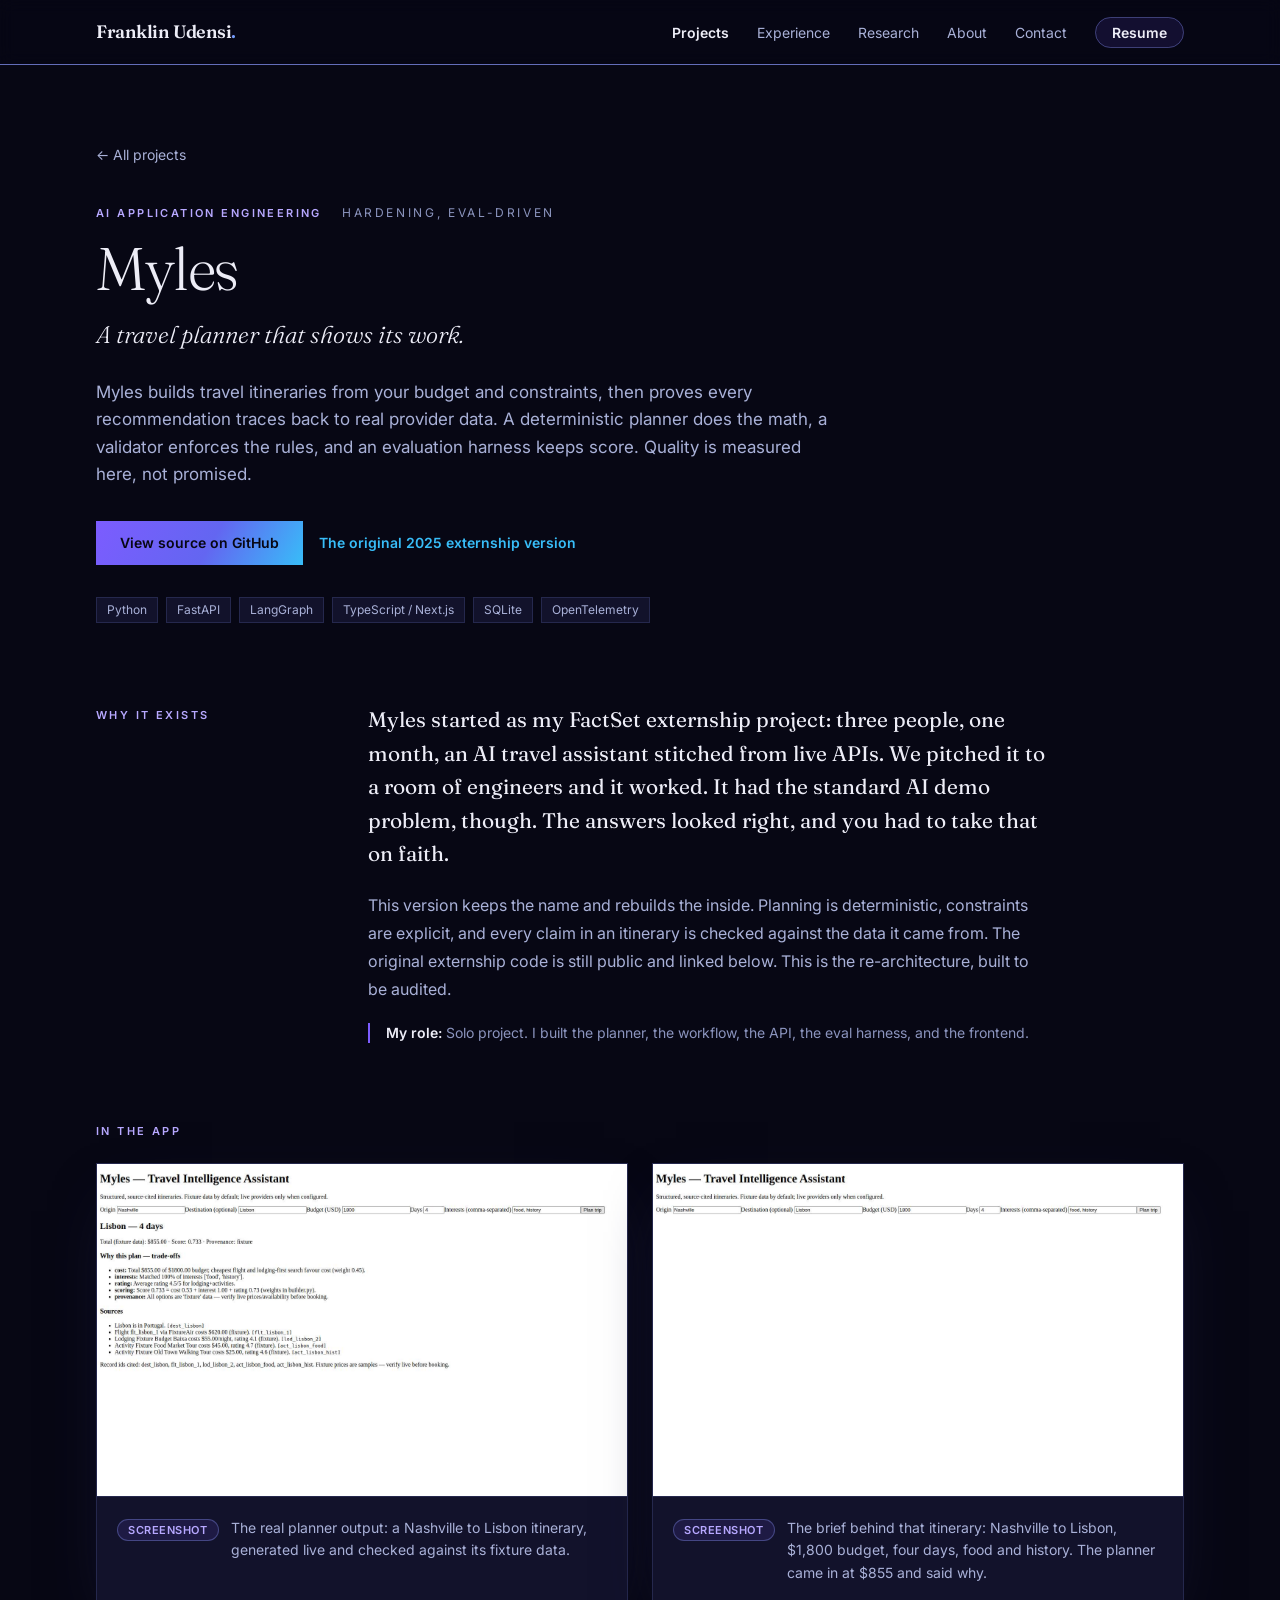
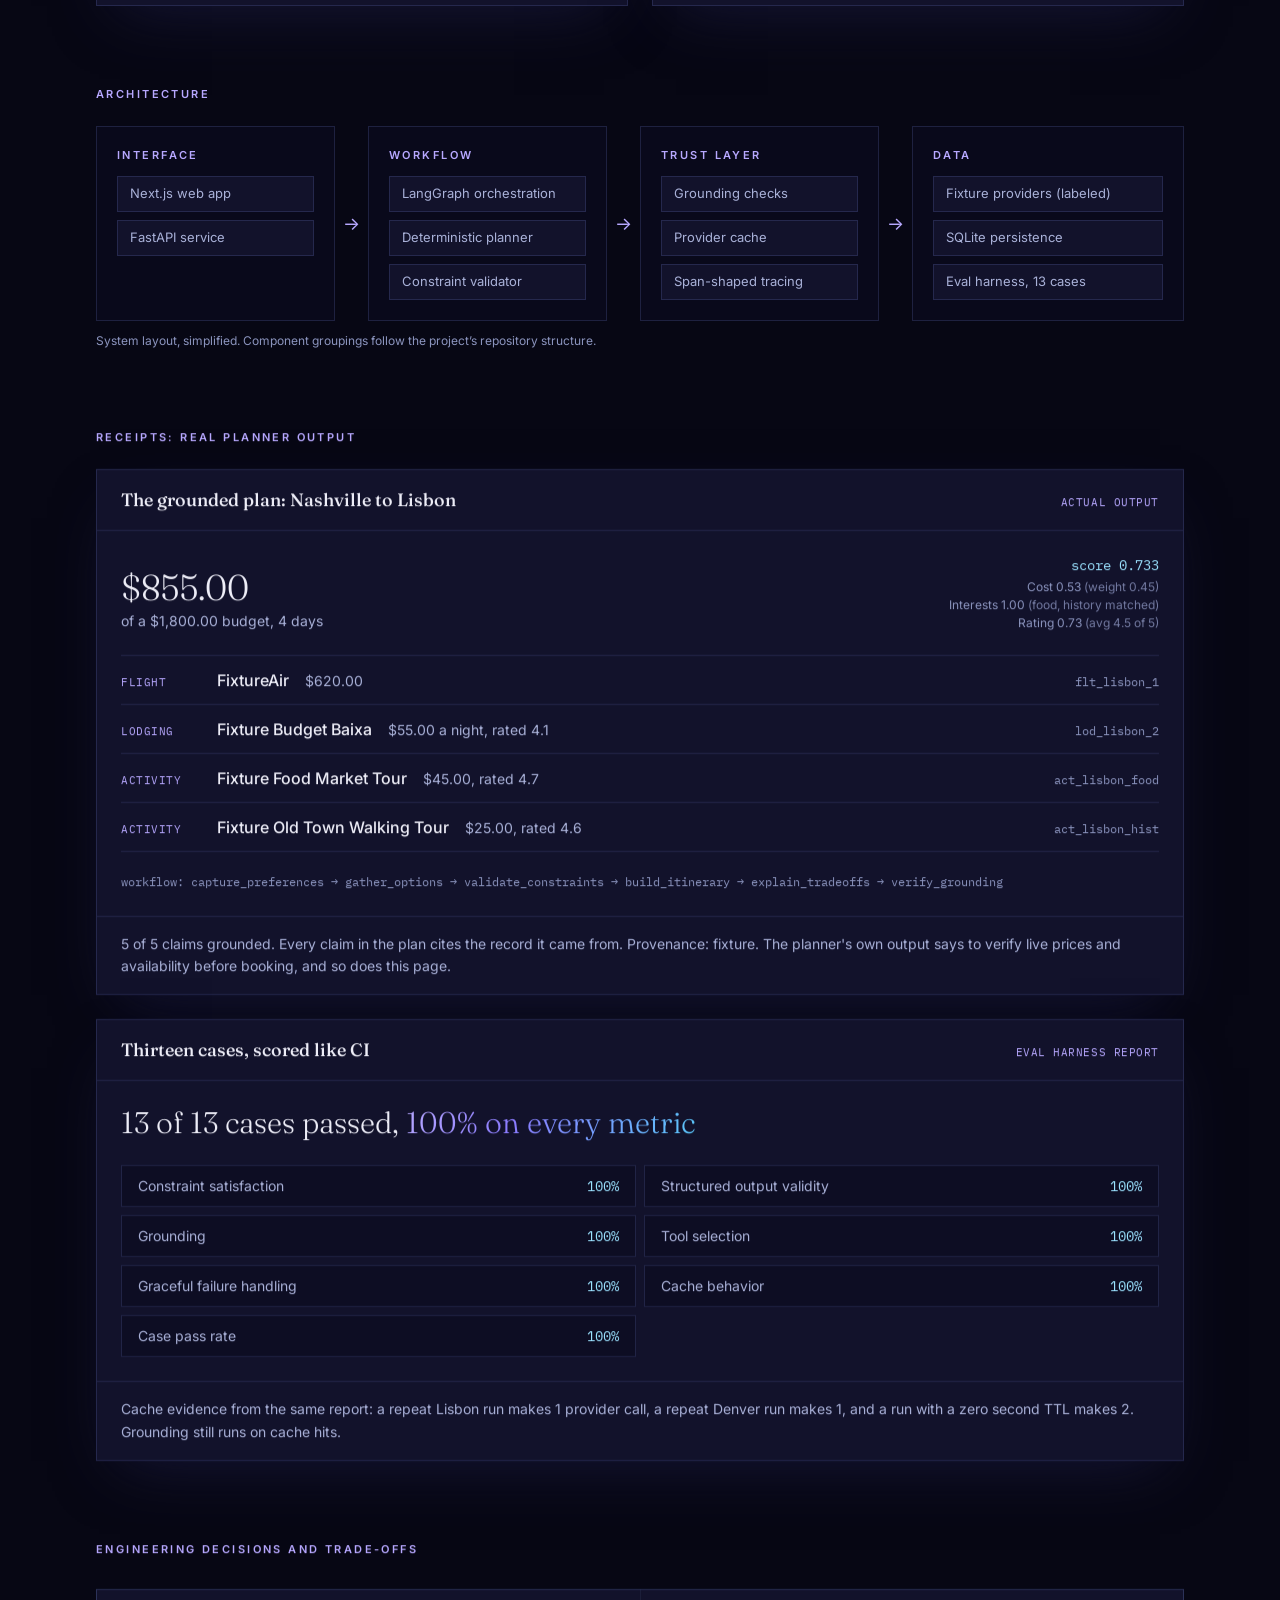
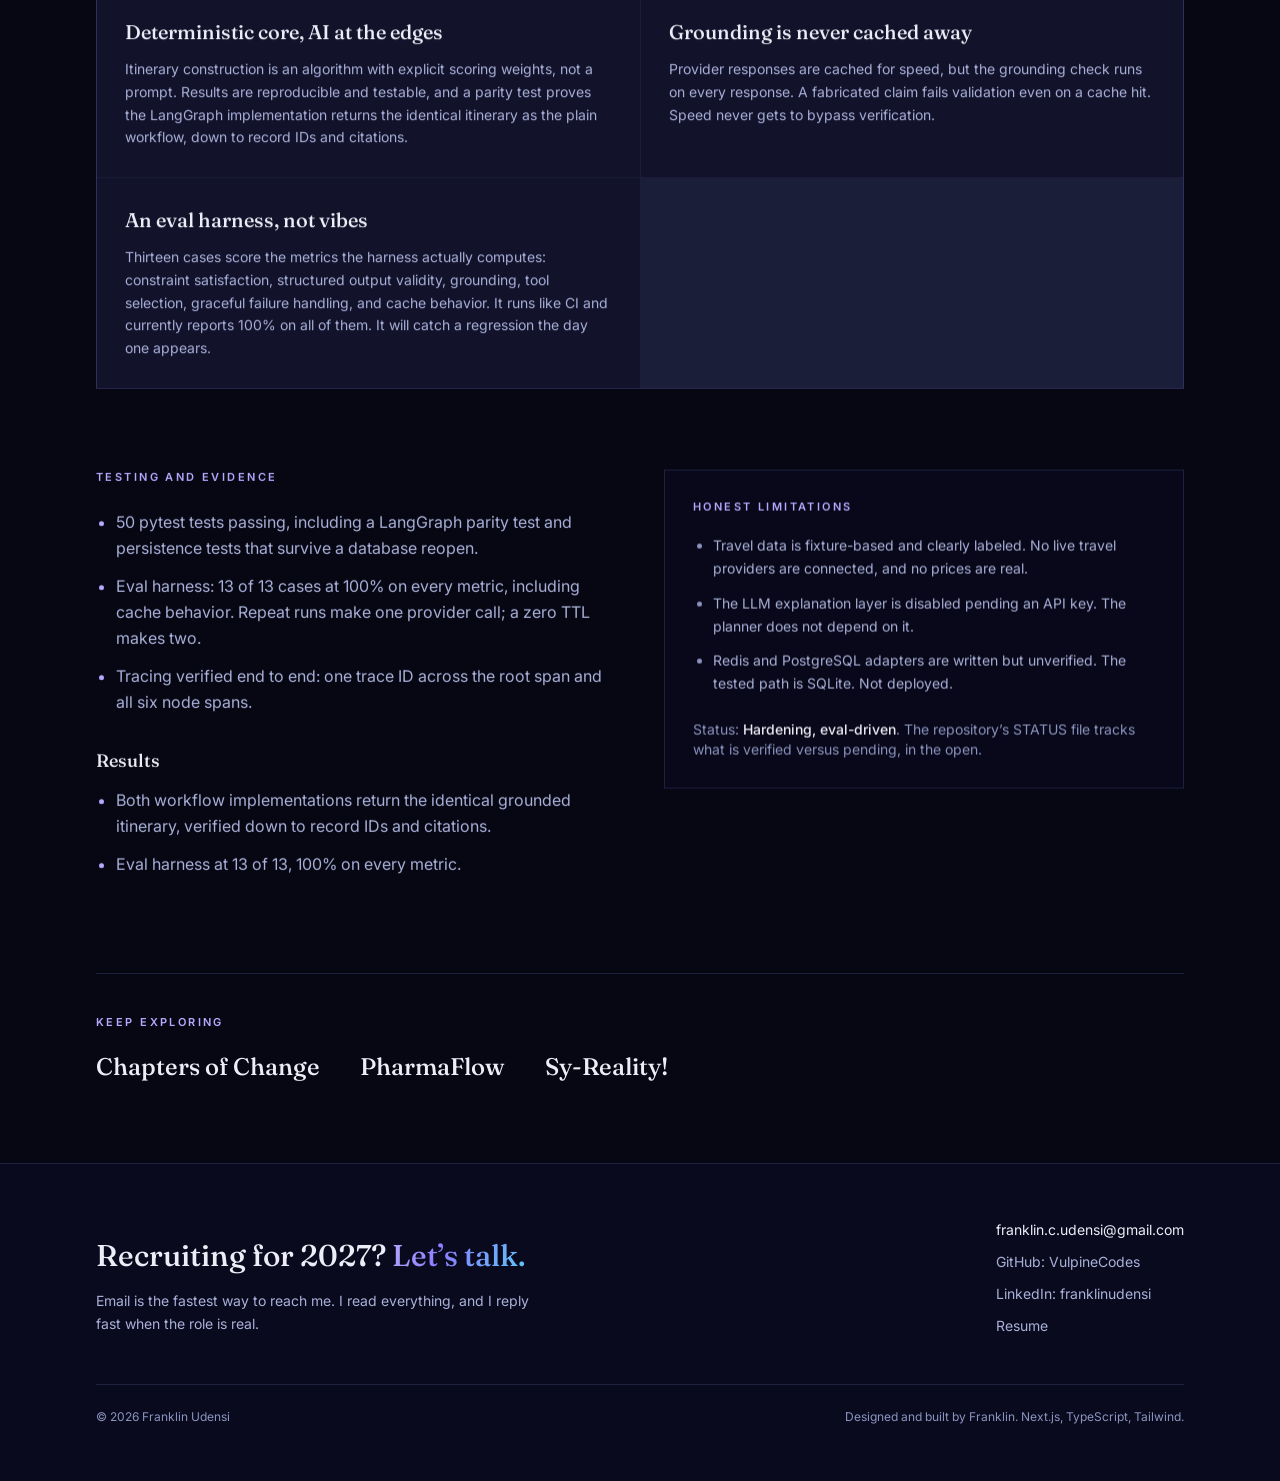
<file: projects/myles.html>
<!DOCTYPE html><html lang="en"><head><meta charSet="utf-8"/><meta name="viewport" content="width=device-width, initial-scale=1"/><link rel="stylesheet" href="/_next/static/css/b5d6dec71631c97b.css" data-precedence="next"/><link rel="preload" as="script" fetchPriority="low" href="/_next/static/chunks/webpack-03f7c6bc932ce1e3.js"/><script src="/_next/static/chunks/fd9d1056-1f1f859026f5f0fa.js" async=""></script><script src="/_next/static/chunks/117-e7a95ff872d9ad6e.js" async=""></script><script src="/_next/static/chunks/main-app-d4679674a07abb10.js" async=""></script><script src="/_next/static/chunks/972-db255a47084783e7.js" async=""></script><script src="/_next/static/chunks/958-a81c5736fae3ac9c.js" async=""></script><script src="/_next/static/chunks/app/projects/%5Bslug%5D/page-d86a40023416be53.js" async=""></script><script src="/_next/static/chunks/app/layout-0e773e17b33c7920.js" async=""></script><link rel="preconnect" href="https://fonts.googleapis.com"/><link rel="preconnect" href="https://fonts.gstatic.com" crossorigin="anonymous"/><title>Myles | Franklin Udensi</title><meta name="description" content="Myles builds travel itineraries from your budget and constraints, then proves every recommendation traces back to real provider data. A deterministic planner does the math, a validator enforces the rules, and an evaluation harness keeps score. Quality is measured here, not promised."/><meta name="author" content="Franklin Udensi"/><meta name="keywords" content="Franklin Udensi,software engineer,Vanderbilt,full-stack,data infrastructure,AI applications,VR"/><meta name="robots" content="index, follow"/><meta property="og:title" content="Myles | Franklin Udensi"/><meta property="og:description" content="A travel planner that shows its work."/><meta name="twitter:card" content="summary"/><meta name="twitter:title" content="Franklin Udensi | Software Engineer"/><meta name="twitter:description" content="Franklin Udensi is a Vanderbilt junior studying computer science and cognitive psychology. He builds full-stack products, data infrastructure, and VR experiences. Previously a software engineering intern at Microsoft (Xbox)."/><link rel="icon" href="/icon.svg?8deb0ec6b6bf1eee" type="image/svg+xml" sizes="any"/><link href="https://fonts.googleapis.com/css2?family=Fraunces:ital,opsz,wght@0,9..144,300..600;1,9..144,300..600&amp;family=IBM+Plex+Mono:wght@400;500;600&amp;family=Inter:wght@300..700&amp;display=swap" rel="stylesheet"/><script src="/_next/static/chunks/polyfills-42372ed130431b0a.js" noModule=""></script></head><body class="flex min-h-screen flex-col"><a href="#main" class="sr-only focus:not-sr-only focus:absolute focus:left-4 focus:top-4 focus:z-[60] focus:bg-violet-deep focus:px-4 focus:py-2 focus:text-ink">Skip to content</a><header class="sticky top-0 z-50 border-b border-line/70 bg-night/85 backdrop-blur print:hidden"><div class="mx-auto flex h-16 max-w-6xl items-center justify-between px-5 sm:px-8"><a class="font-display text-lg font-semibold tracking-tight" aria-label="Franklin Udensi, home" href="/">Franklin Udensi<span class="text-accent-gradient" aria-hidden="true">.</span></a><nav aria-label="Primary" class="hidden md:block"><ul class="flex items-center gap-7"><li><a aria-current="page" class="link-underline text-sm font-semibold text-ink" href="/projects">Projects</a></li><li><a class="link-underline text-sm text-muted hover:text-ink" href="/experience">Experience</a></li><li><a class="link-underline text-sm text-muted hover:text-ink" href="/research">Research</a></li><li><a class="link-underline text-sm text-muted hover:text-ink" href="/about">About</a></li><li><a class="link-underline text-sm text-muted hover:text-ink" href="/contact">Contact</a></li><li><a class="rounded-full border border-lineStrong bg-violet-mist px-4 py-1.5 text-sm font-semibold text-ink transition-colors hover:border-violet-soft" href="/resume">Resume</a></li></ul></nav><button type="button" class="inline-flex h-11 w-11 items-center justify-center md:hidden" aria-expanded="false" aria-controls="mobile-nav" aria-label="Open menu"><span aria-hidden="true" class="text-2xl leading-none">≡</span></button></div></header><main id="main" class="flex-1"><article class="mx-auto max-w-6xl px-5 py-16 sm:px-8 lg:py-20"><div style="opacity:0;transform:translateY(24px)"><p class="text-sm"><a class="link-underline text-muted hover:text-ink" href="/projects">← All projects</a></p><div class="mt-10 flex flex-wrap items-center gap-x-5 gap-y-2"><p class="eyebrow">AI Application Engineering</p><p class="text-xs uppercase tracking-widest2 text-faint">Hardening, eval-driven</p></div><h1 class="mt-4 font-display text-5xl font-light leading-[1.02] tracking-tight sm:text-6xl">Myles</h1><p class="mt-5 max-w-reading font-display text-2xl font-light italic leading-snug text-ink">A travel planner that shows its work.</p><p class="mt-7 max-w-reading text-[17px] leading-relaxed text-muted">Myles builds travel itineraries from your budget and constraints, then proves every recommendation traces back to real provider data. A deterministic planner does the math, a validator enforces the rules, and an evaluation harness keeps score. Quality is measured here, not promised.</p><div class="mt-8 flex flex-wrap items-center gap-4"><a href="https://github.com/VulpineCodes/myles" target="_blank" rel="noreferrer" class="bg-accent-gradient px-6 py-3 text-sm font-semibold text-night transition-opacity hover:opacity-90">View source on GitHub</a><a href="https://github.com/VulpineCodes/myles-travel-buddy-" target="_blank" rel="noreferrer" class="link-underline text-sm font-semibold text-glow">The original 2025 externship version</a></div><ul aria-label="Technology stack" class="mt-8 flex flex-wrap gap-2"><li class="border border-line bg-panel px-2.5 py-1 text-xs text-muted">Python</li><li class="border border-line bg-panel px-2.5 py-1 text-xs text-muted">FastAPI</li><li class="border border-line bg-panel px-2.5 py-1 text-xs text-muted">LangGraph</li><li class="border border-line bg-panel px-2.5 py-1 text-xs text-muted">TypeScript / Next.js</li><li class="border border-line bg-panel px-2.5 py-1 text-xs text-muted">SQLite</li><li class="border border-line bg-panel px-2.5 py-1 text-xs text-muted">OpenTelemetry</li></ul></div><div style="opacity:0;transform:translateY(24px)"><section aria-labelledby="story-heading" class="mt-20 grid gap-8 lg:grid-cols-[240px_1fr]"><h2 id="story-heading" class="eyebrow pt-1">Why it exists</h2><div class="max-w-reading space-y-5 leading-[1.75] text-muted"><p class="font-display text-[21px] leading-[1.6] text-ink">Myles started as my FactSet externship project: three people, one month, an AI travel assistant stitched from live APIs. We pitched it to a room of engineers and it worked. It had the standard AI demo problem, though. The answers looked right, and you had to take that on faith.</p><p>This version keeps the name and rebuilds the inside. Planning is deterministic, constraints are explicit, and every claim in an itinerary is checked against the data it came from. The original externship code is still public and linked below. This is the re-architecture, built to be audited.</p><p class="border-l-2 border-violet pl-4 text-sm text-faint"><span class="font-semibold text-ink">My role:</span> <!-- -->Solo project. I built the planner, the workflow, the API, the eval harness, and the frontend.</p></div></section></div><div style="opacity:0;transform:translateY(24px)"><section aria-labelledby="visuals-heading" class="mt-20"><h2 id="visuals-heading" class="eyebrow">In the app</h2><div class="mt-6 grid gap-6 lg:grid-cols-2"><figure class="card-surface overflow-hidden"><div class="border-b border-line"><img src="[data-uri]" alt="Myles web app showing a generated, grounded itinerary for a Nashville to Lisbon trip" class="w-full" loading="lazy"/></div><figcaption class="flex items-start gap-3 p-5"><span class="mt-0.5 shrink-0 rounded-full border border-lineStrong bg-violet-mist px-2.5 py-0.5 text-[11px] font-semibold uppercase tracking-wider text-violet-soft">Screenshot</span><span class="text-sm leading-relaxed text-muted">The real planner output: a Nashville to Lisbon itinerary, generated live and checked against its fixture data.</span></figcaption></figure><figure class="card-surface overflow-hidden"><div class="border-b border-line"><img src="[data-uri]" alt="Myles trip brief form filled in with Nashville to Lisbon, an 1800 dollar budget, four days, food and history interests" class="w-full" loading="lazy"/></div><figcaption class="flex items-start gap-3 p-5"><span class="mt-0.5 shrink-0 rounded-full border border-lineStrong bg-violet-mist px-2.5 py-0.5 text-[11px] font-semibold uppercase tracking-wider text-violet-soft">Screenshot</span><span class="text-sm leading-relaxed text-muted">The brief behind that itinerary: Nashville to Lisbon, $1,800 budget, four days, food and history. The planner came in at $855 and said why.</span></figcaption></figure></div></section></div><div style="opacity:0;transform:translateY(24px)"><section aria-labelledby="arch-heading" class="mt-20"><h2 id="arch-heading" class="eyebrow">Architecture</h2><div class="mt-6"><figure aria-label="Architecture diagram"><ol class="flex flex-col gap-0 md:flex-row md:items-stretch"><li class="flex flex-col md:flex-1 md:flex-row md:items-stretch"><div class="flex-1 border border-line bg-abyss/70 p-5"><p class="eyebrow">Interface</p><ul class="mt-3 space-y-2"><li class="border border-line bg-panel px-3 py-2 text-[13px] leading-snug text-muted">Next.js web app</li><li class="border border-line bg-panel px-3 py-2 text-[13px] leading-snug text-muted">FastAPI service</li></ul></div><div aria-hidden="true" class="flex items-center justify-center py-1 text-lg text-violet-soft md:px-2 md:py-0"><span class="rotate-90 md:rotate-0">→</span></div></li><li class="flex flex-col md:flex-1 md:flex-row md:items-stretch"><div class="flex-1 border border-line bg-abyss/70 p-5"><p class="eyebrow">Workflow</p><ul class="mt-3 space-y-2"><li class="border border-line bg-panel px-3 py-2 text-[13px] leading-snug text-muted">LangGraph orchestration</li><li class="border border-line bg-panel px-3 py-2 text-[13px] leading-snug text-muted">Deterministic planner</li><li class="border border-line bg-panel px-3 py-2 text-[13px] leading-snug text-muted">Constraint validator</li></ul></div><div aria-hidden="true" class="flex items-center justify-center py-1 text-lg text-violet-soft md:px-2 md:py-0"><span class="rotate-90 md:rotate-0">→</span></div></li><li class="flex flex-col md:flex-1 md:flex-row md:items-stretch"><div class="flex-1 border border-line bg-abyss/70 p-5"><p class="eyebrow">Trust layer</p><ul class="mt-3 space-y-2"><li class="border border-line bg-panel px-3 py-2 text-[13px] leading-snug text-muted">Grounding checks</li><li class="border border-line bg-panel px-3 py-2 text-[13px] leading-snug text-muted">Provider cache</li><li class="border border-line bg-panel px-3 py-2 text-[13px] leading-snug text-muted">Span-shaped tracing</li></ul></div><div aria-hidden="true" class="flex items-center justify-center py-1 text-lg text-violet-soft md:px-2 md:py-0"><span class="rotate-90 md:rotate-0">→</span></div></li><li class="flex flex-col md:flex-1 md:flex-row md:items-stretch"><div class="flex-1 border border-line bg-abyss/70 p-5"><p class="eyebrow">Data</p><ul class="mt-3 space-y-2"><li class="border border-line bg-panel px-3 py-2 text-[13px] leading-snug text-muted">Fixture providers (labeled)</li><li class="border border-line bg-panel px-3 py-2 text-[13px] leading-snug text-muted">SQLite persistence</li><li class="border border-line bg-panel px-3 py-2 text-[13px] leading-snug text-muted">Eval harness, 13 cases</li></ul></div></li></ol><figcaption class="mt-3 text-xs text-faint">System layout, simplified. Component groupings follow the project’s repository structure.</figcaption></figure></div></section></div><div style="opacity:0;transform:translateY(24px)"><section aria-labelledby="receipts-heading" class="mt-20"><h2 id="receipts-heading" class="eyebrow">Receipts: real planner output</h2><div class="mt-6"><div class="space-y-6"><figure class="card-surface overflow-hidden"><div class="flex flex-wrap items-baseline justify-between gap-2 border-b border-line px-6 py-4"><figcaption class="font-display text-lg font-medium text-ink">The grounded plan: Nashville to Lisbon</figcaption><span class="font-mono text-[11px] uppercase tracking-wider text-violet-soft">Actual output</span></div><div class="p-6"><div class="flex flex-wrap items-end justify-between gap-4"><div><p class="font-display text-4xl font-light text-ink">$855.00</p><p class="mt-1 text-sm text-muted">of a <!-- -->$1,800.00<!-- --> budget, <!-- -->4<!-- --> days</p></div><div class="text-right"><p class="font-mono text-sm text-glow-soft">score <!-- -->0.733</p><ul class="mt-1 space-y-0.5 text-xs text-faint"><li>Cost<!-- --> <!-- -->0.53<!-- --> <span class="text-faint/80">(<!-- -->weight 0.45<!-- -->)</span></li><li>Interests<!-- --> <!-- -->1.00<!-- --> <span class="text-faint/80">(<!-- -->food, history matched<!-- -->)</span></li><li>Rating<!-- --> <!-- -->0.73<!-- --> <span class="text-faint/80">(<!-- -->avg 4.5 of 5<!-- -->)</span></li></ul></div></div><ul class="mt-6 divide-y divide-line border-y border-line"><li class="flex flex-wrap items-baseline gap-x-4 gap-y-1 py-3"><span class="w-20 shrink-0 font-mono text-[11px] uppercase tracking-wider text-violet-soft">Flight</span><span class="font-medium text-ink">FixtureAir</span><span class="text-sm text-muted">$620.00</span><span class="ml-auto font-mono text-xs text-faint">flt_lisbon_1</span></li><li class="flex flex-wrap items-baseline gap-x-4 gap-y-1 py-3"><span class="w-20 shrink-0 font-mono text-[11px] uppercase tracking-wider text-violet-soft">Lodging</span><span class="font-medium text-ink">Fixture Budget Baixa</span><span class="text-sm text-muted">$55.00 a night, rated 4.1</span><span class="ml-auto font-mono text-xs text-faint">lod_lisbon_2</span></li><li class="flex flex-wrap items-baseline gap-x-4 gap-y-1 py-3"><span class="w-20 shrink-0 font-mono text-[11px] uppercase tracking-wider text-violet-soft">Activity</span><span class="font-medium text-ink">Fixture Food Market Tour</span><span class="text-sm text-muted">$45.00, rated 4.7</span><span class="ml-auto font-mono text-xs text-faint">act_lisbon_food</span></li><li class="flex flex-wrap items-baseline gap-x-4 gap-y-1 py-3"><span class="w-20 shrink-0 font-mono text-[11px] uppercase tracking-wider text-violet-soft">Activity</span><span class="font-medium text-ink">Fixture Old Town Walking Tour</span><span class="text-sm text-muted">$25.00, rated 4.6</span><span class="ml-auto font-mono text-xs text-faint">act_lisbon_hist</span></li></ul><p class="mt-5 font-mono text-xs leading-relaxed text-faint">workflow: <!-- -->capture_preferences → gather_options → validate_constraints → build_itinerary → explain_tradeoffs → verify_grounding</p></div><p class="border-t border-line px-6 py-4 text-sm leading-relaxed text-muted">5 of 5 claims grounded. Every claim in the plan cites the record it came from. Provenance: fixture. The planner&#x27;s own output says to verify live prices and availability before booking, and so does this page.</p></figure><figure class="card-surface overflow-hidden"><div class="flex flex-wrap items-baseline justify-between gap-2 border-b border-line px-6 py-4"><figcaption class="font-display text-lg font-medium text-ink">Thirteen cases, scored like CI</figcaption><span class="font-mono text-[11px] uppercase tracking-wider text-violet-soft">Eval harness report</span></div><div class="p-6"><p class="font-display text-3xl font-light text-ink">13 of 13 cases passed<!-- -->, <span class="text-accent-gradient">100% on every metric</span></p><ul class="mt-6 grid gap-2 sm:grid-cols-2"><li class="flex items-center justify-between border border-line bg-abyss/60 px-4 py-2.5 text-sm"><span class="text-muted">Constraint satisfaction</span><span class="font-mono text-glow-soft">100%</span></li><li class="flex items-center justify-between border border-line bg-abyss/60 px-4 py-2.5 text-sm"><span class="text-muted">Structured output validity</span><span class="font-mono text-glow-soft">100%</span></li><li class="flex items-center justify-between border border-line bg-abyss/60 px-4 py-2.5 text-sm"><span class="text-muted">Grounding</span><span class="font-mono text-glow-soft">100%</span></li><li class="flex items-center justify-between border border-line bg-abyss/60 px-4 py-2.5 text-sm"><span class="text-muted">Tool selection</span><span class="font-mono text-glow-soft">100%</span></li><li class="flex items-center justify-between border border-line bg-abyss/60 px-4 py-2.5 text-sm"><span class="text-muted">Graceful failure handling</span><span class="font-mono text-glow-soft">100%</span></li><li class="flex items-center justify-between border border-line bg-abyss/60 px-4 py-2.5 text-sm"><span class="text-muted">Cache behavior</span><span class="font-mono text-glow-soft">100%</span></li><li class="flex items-center justify-between border border-line bg-abyss/60 px-4 py-2.5 text-sm"><span class="text-muted">Case pass rate</span><span class="font-mono text-glow-soft">100%</span></li></ul></div><p class="border-t border-line px-6 py-4 text-sm leading-relaxed text-muted">Cache evidence from the same report: a repeat Lisbon run makes 1 provider call, a repeat Denver run makes 1, and a run with a zero second TTL makes 2. Grounding still runs on cache hits.</p></figure></div></div></section></div><div style="opacity:0;transform:translateY(24px)"><section aria-labelledby="decisions-heading" class="mt-20"><h2 id="decisions-heading" class="eyebrow">Engineering decisions and trade-offs</h2><div class="mt-8 grid gap-px border border-line bg-line md:grid-cols-2"><article class="bg-panel p-7"><h3 class="font-display text-xl font-medium text-ink">Deterministic core, AI at the edges</h3><p class="mt-3 text-sm leading-relaxed text-muted">Itinerary construction is an algorithm with explicit scoring weights, not a prompt. Results are reproducible and testable, and a parity test proves the LangGraph implementation returns the identical itinerary as the plain workflow, down to record IDs and citations.</p></article><article class="bg-panel p-7"><h3 class="font-display text-xl font-medium text-ink">Grounding is never cached away</h3><p class="mt-3 text-sm leading-relaxed text-muted">Provider responses are cached for speed, but the grounding check runs on every response. A fabricated claim fails validation even on a cache hit. Speed never gets to bypass verification.</p></article><article class="bg-panel p-7"><h3 class="font-display text-xl font-medium text-ink">An eval harness, not vibes</h3><p class="mt-3 text-sm leading-relaxed text-muted">Thirteen cases score the metrics the harness actually computes: constraint satisfaction, structured output validity, grounding, tool selection, graceful failure handling, and cache behavior. It runs like CI and currently reports 100% on all of them. It will catch a regression the day one appears.</p></article></div></section></div><div class="mt-20 grid gap-12 lg:grid-cols-2"><div style="opacity:0;transform:translateY(24px)"><section aria-labelledby="evidence-heading"><h2 id="evidence-heading" class="eyebrow">Testing and evidence</h2><ul class="mt-6 list-disc space-y-3 pl-5 leading-relaxed text-muted marker:text-violet-soft"><li>50 pytest tests passing, including a LangGraph parity test and persistence tests that survive a database reopen.</li><li>Eval harness: 13 of 13 cases at 100% on every metric, including cache behavior. Repeat runs make one provider call; a zero TTL makes two.</li><li>Tracing verified end to end: one trace ID across the root span and all six node spans.</li></ul><h3 class="mt-8 font-display text-lg font-medium text-ink">Results</h3><ul class="mt-3 list-disc space-y-3 pl-5 leading-relaxed text-muted marker:text-violet-soft"><li>Both workflow implementations return the identical grounded itinerary, verified down to record IDs and citations.</li><li>Eval harness at 13 of 13, 100% on every metric.</li></ul></section></div><div style="opacity:0;transform:translateY(24px)"><section aria-labelledby="limits-heading" class="border border-line bg-abyss/60 p-7"><h2 id="limits-heading" class="eyebrow">Honest limitations</h2><ul class="mt-5 list-disc space-y-3 pl-5 text-sm leading-relaxed text-muted marker:text-faint"><li>Travel data is fixture-based and clearly labeled. No live travel providers are connected, and no prices are real.</li><li>The LLM explanation layer is disabled pending an API key. The planner does not depend on it.</li><li>Redis and PostgreSQL adapters are written but unverified. The tested path is SQLite. Not deployed.</li></ul><p class="mt-6 text-sm text-faint">Status: <span class="font-medium text-ink">Hardening, eval-driven</span>. The repository’s STATUS file tracks what is verified versus pending, in the open.</p></section></div></div><nav aria-label="More projects" class="mt-24 border-t border-line pt-10"><p class="eyebrow">Keep exploring</p><ul class="mt-5 flex flex-wrap gap-x-10 gap-y-3"><li><a class="link-underline font-display text-2xl font-medium text-ink" href="/projects/chapters-of-change">Chapters of Change</a></li><li><a class="link-underline font-display text-2xl font-medium text-ink" href="/projects/pharmaflow">PharmaFlow</a></li><li><a class="link-underline font-display text-2xl font-medium text-ink" href="/projects/sy-reality">Sy-Reality!</a></li></ul></nav></article></main><footer class="border-t border-line bg-abyss print:hidden"><div class="mx-auto max-w-6xl px-5 py-14 sm:px-8"><div class="flex flex-col gap-10 md:flex-row md:items-end md:justify-between"><div><p class="max-w-md font-display text-3xl font-medium leading-tight">Recruiting for 2027? <span class="text-accent-gradient">Let’s talk.</span></p><p class="mt-4 max-w-md text-sm leading-relaxed text-muted">Email is the fastest way to reach me. I read everything, and I reply fast when the role is real.</p></div><nav aria-label="Footer"><ul class="space-y-3 text-sm"><li><a class="link-underline text-ink" href="mailto:franklin.c.udensi@gmail.com">franklin.c.udensi@gmail.com</a></li><li><a class="link-underline text-muted hover:text-ink" href="https://github.com/VulpineCodes" target="_blank" rel="noreferrer">GitHub: VulpineCodes</a></li><li><a class="link-underline text-muted hover:text-ink" href="https://www.linkedin.com/in/franklinudensi" target="_blank" rel="noreferrer">LinkedIn: franklinudensi</a></li><li><a class="link-underline text-muted hover:text-ink" href="/resume">Resume</a></li></ul></nav></div><div class="mt-12 flex flex-col gap-2 border-t border-line pt-6 text-xs text-faint sm:flex-row sm:justify-between"><p>© <!-- -->2026<!-- --> Franklin Udensi</p><p>Designed and built by Franklin. Next.js, TypeScript, Tailwind.</p></div></div></footer><script src="/_next/static/chunks/webpack-03f7c6bc932ce1e3.js" async=""></script><script>(self.__next_f=self.__next_f||[]).push([0]);self.__next_f.push([2,null])</script><script>self.__next_f.push([1,"1:HL[\"/_next/static/css/b5d6dec71631c97b.css\",\"style\"]\n"])</script><script>self.__next_f.push([1,"2:I[2846,[],\"\"]\n4:I[24,[\"972\",\"static/chunks/972-db255a47084783e7.js\",\"958\",\"static/chunks/958-a81c5736fae3ac9c.js\",\"101\",\"static/chunks/app/projects/%5Bslug%5D/page-d86a40023416be53.js\"],\"default\"]\n5:I[2972,[\"972\",\"static/chunks/972-db255a47084783e7.js\",\"958\",\"static/chunks/958-a81c5736fae3ac9c.js\",\"101\",\"static/chunks/app/projects/%5Bslug%5D/page-d86a40023416be53.js\"],\"\"]\n8:I[4707,[],\"\"]\na:I[6423,[],\"\"]\nb:I[4624,[\"972\",\"static/chunks/972-db255a47084783e7.js\",\"185\",\"static/chunks/app/layout-0e773e17b33c7920.js\"],\"default\"]\nd:I[1060,[],\"\"]\n6:T1a5ff,"])</script><script>self.__next_f.push([1,"[data-uri]"])</script><script>self.__next_f.push([1,"7:T93ef,"])</script><script>self.__next_f.push([1,"[data-uri]"])</script><script>self.__next_f.push([1,"9:[\"slug\",\"myles\",\"d\"]\ne:[]\n"])</script><script>self.__next_f.push([1,"0:[\"$\",\"$L2\",null,{\"buildId\":\"0wEZ3ZyA7oJgiKQ1t7ur5\",\"assetPrefix\":\"\",\"urlParts\":[\"\",\"projects\",\"myles\"],\"initialTree\":[\"\",{\"children\":[\"projects\",{\"children\":[[\"slug\",\"myles\",\"d\"],{\"children\":[\"__PAGE__?{\\\"slug\\\":\\\"myles\\\"}\",{}]}]}]},\"$undefined\",\"$undefined\",true],\"initialSeedData\":[\"\",{\"children\":[\"projects\",{\"children\":[[\"slug\",\"myles\",\"d\"],{\"children\":[\"__PAGE__\",{},[[\"$L3\",[\"$\",\"article\",null,{\"className\":\"mx-auto max-w-6xl px-5 py-16 sm:px-8 lg:py-20\",\"children\":[[\"$\",\"$L4\",null,{\"children\":[[\"$\",\"p\",null,{\"className\":\"text-sm\",\"children\":[\"$\",\"$L5\",null,{\"href\":\"/projects\",\"className\":\"link-underline text-muted hover:text-ink\",\"children\":\"← All projects\"}]}],[\"$\",\"div\",null,{\"className\":\"mt-10 flex flex-wrap items-center gap-x-5 gap-y-2\",\"children\":[[\"$\",\"p\",null,{\"className\":\"eyebrow\",\"children\":\"AI Application Engineering\"}],[\"$\",\"p\",null,{\"className\":\"text-xs uppercase tracking-widest2 text-faint\",\"children\":\"Hardening, eval-driven\"}]]}],[\"$\",\"h1\",null,{\"className\":\"mt-4 font-display text-5xl font-light leading-[1.02] tracking-tight sm:text-6xl\",\"children\":\"Myles\"}],[\"$\",\"p\",null,{\"className\":\"mt-5 max-w-reading font-display text-2xl font-light italic leading-snug text-ink\",\"children\":\"A travel planner that shows its work.\"}],[\"$\",\"p\",null,{\"className\":\"mt-7 max-w-reading text-[17px] leading-relaxed text-muted\",\"children\":\"Myles builds travel itineraries from your budget and constraints, then proves every recommendation traces back to real provider data. A deterministic planner does the math, a validator enforces the rules, and an evaluation harness keeps score. Quality is measured here, not promised.\"}],[\"$\",\"div\",null,{\"className\":\"mt-8 flex flex-wrap items-center gap-4\",\"children\":[[\"$\",\"a\",null,{\"href\":\"https://github.com/VulpineCodes/myles\",\"target\":\"_blank\",\"rel\":\"noreferrer\",\"className\":\"bg-accent-gradient px-6 py-3 text-sm font-semibold text-night transition-opacity hover:opacity-90\",\"children\":\"View source on GitHub\"}],[\"$\",\"a\",null,{\"href\":\"https://github.com/VulpineCodes/myles-travel-buddy-\",\"target\":\"_blank\",\"rel\":\"noreferrer\",\"className\":\"link-underline text-sm font-semibold text-glow\",\"children\":\"The original 2025 externship version\"}]]}],[\"$\",\"ul\",null,{\"aria-label\":\"Technology stack\",\"className\":\"mt-8 flex flex-wrap gap-2\",\"children\":[[\"$\",\"li\",\"Python\",{\"className\":\"border border-line bg-panel px-2.5 py-1 text-xs text-muted\",\"children\":\"Python\"}],[\"$\",\"li\",\"FastAPI\",{\"className\":\"border border-line bg-panel px-2.5 py-1 text-xs text-muted\",\"children\":\"FastAPI\"}],[\"$\",\"li\",\"LangGraph\",{\"className\":\"border border-line bg-panel px-2.5 py-1 text-xs text-muted\",\"children\":\"LangGraph\"}],[\"$\",\"li\",\"TypeScript / Next.js\",{\"className\":\"border border-line bg-panel px-2.5 py-1 text-xs text-muted\",\"children\":\"TypeScript / Next.js\"}],[\"$\",\"li\",\"SQLite\",{\"className\":\"border border-line bg-panel px-2.5 py-1 text-xs text-muted\",\"children\":\"SQLite\"}],[\"$\",\"li\",\"OpenTelemetry\",{\"className\":\"border border-line bg-panel px-2.5 py-1 text-xs text-muted\",\"children\":\"OpenTelemetry\"}]]}]]}],[\"$\",\"$L4\",null,{\"children\":[\"$\",\"section\",null,{\"aria-labelledby\":\"story-heading\",\"className\":\"mt-20 grid gap-8 lg:grid-cols-[240px_1fr]\",\"children\":[[\"$\",\"h2\",null,{\"id\":\"story-heading\",\"className\":\"eyebrow pt-1\",\"children\":\"Why it exists\"}],[\"$\",\"div\",null,{\"className\":\"max-w-reading space-y-5 leading-[1.75] text-muted\",\"children\":[[[\"$\",\"p\",\"0\",{\"className\":\"font-display text-[21px] leading-[1.6] text-ink\",\"children\":\"Myles started as my FactSet externship project: three people, one month, an AI travel assistant stitched from live APIs. We pitched it to a room of engineers and it worked. It had the standard AI demo problem, though. The answers looked right, and you had to take that on faith.\"}],[\"$\",\"p\",\"1\",{\"className\":\"$undefined\",\"children\":\"This version keeps the name and rebuilds the inside. Planning is deterministic, constraints are explicit, and every claim in an itinerary is checked against the data it came from. The original externship code is still public and linked below. This is the re-architecture, built to be audited.\"}]],[\"$\",\"p\",null,{\"className\":\"border-l-2 border-violet pl-4 text-sm text-faint\",\"children\":[[\"$\",\"span\",null,{\"className\":\"font-semibold text-ink\",\"children\":\"My role:\"}],\" \",\"Solo project. I built the planner, the workflow, the API, the eval harness, and the frontend.\"]}]]}]]}]}],[\"$\",\"$L4\",null,{\"children\":[\"$\",\"section\",null,{\"aria-labelledby\":\"visuals-heading\",\"className\":\"mt-20\",\"children\":[[\"$\",\"h2\",null,{\"id\":\"visuals-heading\",\"className\":\"eyebrow\",\"children\":\"In the app\"}],[\"$\",\"div\",null,{\"className\":\"mt-6 grid gap-6 lg:grid-cols-2\",\"children\":[[\"$\",\"figure\",null,{\"className\":\"card-surface overflow-hidden\",\"children\":[[\"$\",\"div\",null,{\"className\":\"border-b border-line\",\"children\":[\"$\",\"img\",null,{\"src\":\"$6\",\"alt\":\"Myles web app showing a generated, grounded itinerary for a Nashville to Lisbon trip\",\"className\":\"w-full\",\"loading\":\"lazy\"}]}],[\"$\",\"figcaption\",null,{\"className\":\"flex items-start gap-3 p-5\",\"children\":[[\"$\",\"span\",null,{\"className\":\"mt-0.5 shrink-0 rounded-full border border-lineStrong bg-violet-mist px-2.5 py-0.5 text-[11px] font-semibold uppercase tracking-wider text-violet-soft\",\"children\":\"Screenshot\"}],[\"$\",\"span\",null,{\"className\":\"text-sm leading-relaxed text-muted\",\"children\":\"The real planner output: a Nashville to Lisbon itinerary, generated live and checked against its fixture data.\"}]]}]]}],[\"$\",\"figure\",null,{\"className\":\"card-surface overflow-hidden\",\"children\":[[\"$\",\"div\",null,{\"className\":\"border-b border-line\",\"children\":[\"$\",\"img\",null,{\"src\":\"$7\",\"alt\":\"Myles trip brief form filled in with Nashville to Lisbon, an 1800 dollar budget, four days, food and history interests\",\"className\":\"w-full\",\"loading\":\"lazy\"}]}],[\"$\",\"figcaption\",null,{\"className\":\"flex items-start gap-3 p-5\",\"children\":[[\"$\",\"span\",null,{\"className\":\"mt-0.5 shrink-0 rounded-full border border-lineStrong bg-violet-mist px-2.5 py-0.5 text-[11px] font-semibold uppercase tracking-wider text-violet-soft\",\"children\":\"Screenshot\"}],[\"$\",\"span\",null,{\"className\":\"text-sm leading-relaxed text-muted\",\"children\":\"The brief behind that itinerary: Nashville to Lisbon, $1,800 budget, four days, food and history. The planner came in at $855 and said why.\"}]]}]]}]]}]]}]}],[\"$\",\"$L4\",null,{\"children\":[\"$\",\"section\",null,{\"aria-labelledby\":\"arch-heading\",\"className\":\"mt-20\",\"children\":[[\"$\",\"h2\",null,{\"id\":\"arch-heading\",\"className\":\"eyebrow\",\"children\":\"Architecture\"}],[\"$\",\"div\",null,{\"className\":\"mt-6\",\"children\":[\"$\",\"figure\",null,{\"aria-label\":\"Architecture diagram\",\"children\":[[\"$\",\"ol\",null,{\"className\":\"flex flex-col gap-0 md:flex-row md:items-stretch\",\"children\":[[\"$\",\"li\",\"Interface\",{\"className\":\"flex flex-col md:flex-1 md:flex-row md:items-stretch\",\"children\":[[\"$\",\"div\",null,{\"className\":\"flex-1 border border-line bg-abyss/70 p-5\",\"children\":[[\"$\",\"p\",null,{\"className\":\"eyebrow\",\"children\":\"Interface\"}],[\"$\",\"ul\",null,{\"className\":\"mt-3 space-y-2\",\"children\":[[\"$\",\"li\",\"Next.js web app\",{\"className\":\"border border-line bg-panel px-3 py-2 text-[13px] leading-snug text-muted\",\"children\":\"Next.js web app\"}],[\"$\",\"li\",\"FastAPI service\",{\"className\":\"border border-line bg-panel px-3 py-2 text-[13px] leading-snug text-muted\",\"children\":\"FastAPI service\"}]]}]]}],[\"$\",\"div\",null,{\"aria-hidden\":\"true\",\"className\":\"flex items-center justify-center py-1 text-lg text-violet-soft md:px-2 md:py-0\",\"children\":[\"$\",\"span\",null,{\"className\":\"rotate-90 md:rotate-0\",\"children\":\"→\"}]}]]}],[\"$\",\"li\",\"Workflow\",{\"className\":\"flex flex-col md:flex-1 md:flex-row md:items-stretch\",\"children\":[[\"$\",\"div\",null,{\"className\":\"flex-1 border border-line bg-abyss/70 p-5\",\"children\":[[\"$\",\"p\",null,{\"className\":\"eyebrow\",\"children\":\"Workflow\"}],[\"$\",\"ul\",null,{\"className\":\"mt-3 space-y-2\",\"children\":[[\"$\",\"li\",\"LangGraph orchestration\",{\"className\":\"border border-line bg-panel px-3 py-2 text-[13px] leading-snug text-muted\",\"children\":\"LangGraph orchestration\"}],[\"$\",\"li\",\"Deterministic planner\",{\"className\":\"border border-line bg-panel px-3 py-2 text-[13px] leading-snug text-muted\",\"children\":\"Deterministic planner\"}],[\"$\",\"li\",\"Constraint validator\",{\"className\":\"border border-line bg-panel px-3 py-2 text-[13px] leading-snug text-muted\",\"children\":\"Constraint validator\"}]]}]]}],[\"$\",\"div\",null,{\"aria-hidden\":\"true\",\"className\":\"flex items-center justify-center py-1 text-lg text-violet-soft md:px-2 md:py-0\",\"children\":[\"$\",\"span\",null,{\"className\":\"rotate-90 md:rotate-0\",\"children\":\"→\"}]}]]}],[\"$\",\"li\",\"Trust layer\",{\"className\":\"flex flex-col md:flex-1 md:flex-row md:items-stretch\",\"children\":[[\"$\",\"div\",null,{\"className\":\"flex-1 border border-line bg-abyss/70 p-5\",\"children\":[[\"$\",\"p\",null,{\"className\":\"eyebrow\",\"children\":\"Trust layer\"}],[\"$\",\"ul\",null,{\"className\":\"mt-3 space-y-2\",\"children\":[[\"$\",\"li\",\"Grounding checks\",{\"className\":\"border border-line bg-panel px-3 py-2 text-[13px] leading-snug text-muted\",\"children\":\"Grounding checks\"}],[\"$\",\"li\",\"Provider cache\",{\"className\":\"border border-line bg-panel px-3 py-2 text-[13px] leading-snug text-muted\",\"children\":\"Provider cache\"}],[\"$\",\"li\",\"Span-shaped tracing\",{\"className\":\"border border-line bg-panel px-3 py-2 text-[13px] leading-snug text-muted\",\"children\":\"Span-shaped tracing\"}]]}]]}],[\"$\",\"div\",null,{\"aria-hidden\":\"true\",\"className\":\"flex items-center justify-center py-1 text-lg text-violet-soft md:px-2 md:py-0\",\"children\":[\"$\",\"span\",null,{\"className\":\"rotate-90 md:rotate-0\",\"children\":\"→\"}]}]]}],[\"$\",\"li\",\"Data\",{\"className\":\"flex flex-col md:flex-1 md:flex-row md:items-stretch\",\"children\":[[\"$\",\"div\",null,{\"className\":\"flex-1 border border-line bg-abyss/70 p-5\",\"children\":[[\"$\",\"p\",null,{\"className\":\"eyebrow\",\"children\":\"Data\"}],[\"$\",\"ul\",null,{\"className\":\"mt-3 space-y-2\",\"children\":[[\"$\",\"li\",\"Fixture providers (labeled)\",{\"className\":\"border border-line bg-panel px-3 py-2 text-[13px] leading-snug text-muted\",\"children\":\"Fixture providers (labeled)\"}],[\"$\",\"li\",\"SQLite persistence\",{\"className\":\"border border-line bg-panel px-3 py-2 text-[13px] leading-snug text-muted\",\"children\":\"SQLite persistence\"}],[\"$\",\"li\",\"Eval harness, 13 cases\",{\"className\":\"border border-line bg-panel px-3 py-2 text-[13px] leading-snug text-muted\",\"children\":\"Eval harness, 13 cases\"}]]}]]}],false]}]]}],[\"$\",\"figcaption\",null,{\"className\":\"mt-3 text-xs text-faint\",\"children\":\"System layout, simplified. Component groupings follow the project’s repository structure.\"}]]}]}]]}]}],[\"$\",\"$L4\",null,{\"children\":[\"$\",\"section\",null,{\"aria-labelledby\":\"receipts-heading\",\"className\":\"mt-20\",\"children\":[[\"$\",\"h2\",null,{\"id\":\"receipts-heading\",\"className\":\"eyebrow\",\"children\":\"Receipts: real planner output\"}],[\"$\",\"div\",null,{\"className\":\"mt-6\",\"children\":[\"$\",\"div\",null,{\"className\":\"space-y-6\",\"children\":[[\"$\",\"figure\",null,{\"className\":\"card-surface overflow-hidden\",\"children\":[[\"$\",\"div\",null,{\"className\":\"flex flex-wrap items-baseline justify-between gap-2 border-b border-line px-6 py-4\",\"children\":[[\"$\",\"figcaption\",null,{\"className\":\"font-display text-lg font-medium text-ink\",\"children\":\"The grounded plan: Nashville to Lisbon\"}],[\"$\",\"span\",null,{\"className\":\"font-mono text-[11px] uppercase tracking-wider text-violet-soft\",\"children\":\"Actual output\"}]]}],[\"$\",\"div\",null,{\"className\":\"p-6\",\"children\":[[\"$\",\"div\",null,{\"className\":\"flex flex-wrap items-end justify-between gap-4\",\"children\":[[\"$\",\"div\",null,{\"children\":[[\"$\",\"p\",null,{\"className\":\"font-display text-4xl font-light text-ink\",\"children\":\"$$855.00\"}],[\"$\",\"p\",null,{\"className\":\"mt-1 text-sm text-muted\",\"children\":[\"of a \",\"$$1,800.00\",\" budget, \",4,\" days\"]}]]}],[\"$\",\"div\",null,{\"className\":\"text-right\",\"children\":[[\"$\",\"p\",null,{\"className\":\"font-mono text-sm text-glow-soft\",\"children\":[\"score \",\"0.733\"]}],[\"$\",\"ul\",null,{\"className\":\"mt-1 space-y-0.5 text-xs text-faint\",\"children\":[[\"$\",\"li\",\"Cost\",{\"children\":[\"Cost\",\" \",\"0.53\",\" \",[\"$\",\"span\",null,{\"className\":\"text-faint/80\",\"children\":[\"(\",\"weight 0.45\",\")\"]}]]}],[\"$\",\"li\",\"Interests\",{\"children\":[\"Interests\",\" \",\"1.00\",\" \",[\"$\",\"span\",null,{\"className\":\"text-faint/80\",\"children\":[\"(\",\"food, history matched\",\")\"]}]]}],[\"$\",\"li\",\"Rating\",{\"children\":[\"Rating\",\" \",\"0.73\",\" \",[\"$\",\"span\",null,{\"className\":\"text-faint/80\",\"children\":[\"(\",\"avg 4.5 of 5\",\")\"]}]]}]]}]]}]]}],[\"$\",\"ul\",null,{\"className\":\"mt-6 divide-y divide-line border-y border-line\",\"children\":[[\"$\",\"li\",\"flt_lisbon_1\",{\"className\":\"flex flex-wrap items-baseline gap-x-4 gap-y-1 py-3\",\"children\":[[\"$\",\"span\",null,{\"className\":\"w-20 shrink-0 font-mono text-[11px] uppercase tracking-wider text-violet-soft\",\"children\":\"Flight\"}],[\"$\",\"span\",null,{\"className\":\"font-medium text-ink\",\"children\":\"FixtureAir\"}],[\"$\",\"span\",null,{\"className\":\"text-sm text-muted\",\"children\":\"$$620.00\"}],[\"$\",\"span\",null,{\"className\":\"ml-auto font-mono text-xs text-faint\",\"children\":\"flt_lisbon_1\"}]]}],[\"$\",\"li\",\"lod_lisbon_2\",{\"className\":\"flex flex-wrap items-baseline gap-x-4 gap-y-1 py-3\",\"children\":[[\"$\",\"span\",null,{\"className\":\"w-20 shrink-0 font-mono text-[11px] uppercase tracking-wider text-violet-soft\",\"children\":\"Lodging\"}],[\"$\",\"span\",null,{\"className\":\"font-medium text-ink\",\"children\":\"Fixture Budget Baixa\"}],[\"$\",\"span\",null,{\"className\":\"text-sm text-muted\",\"children\":\"$$55.00 a night, rated 4.1\"}],[\"$\",\"span\",null,{\"className\":\"ml-auto font-mono text-xs text-faint\",\"children\":\"lod_lisbon_2\"}]]}],[\"$\",\"li\",\"act_lisbon_food\",{\"className\":\"flex flex-wrap items-baseline gap-x-4 gap-y-1 py-3\",\"children\":[[\"$\",\"span\",null,{\"className\":\"w-20 shrink-0 font-mono text-[11px] uppercase tracking-wider text-violet-soft\",\"children\":\"Activity\"}],[\"$\",\"span\",null,{\"className\":\"font-medium text-ink\",\"children\":\"Fixture Food Market Tour\"}],[\"$\",\"span\",null,{\"className\":\"text-sm text-muted\",\"children\":\"$$45.00, rated 4.7\"}],[\"$\",\"span\",null,{\"className\":\"ml-auto font-mono text-xs text-faint\",\"children\":\"act_lisbon_food\"}]]}],[\"$\",\"li\",\"act_lisbon_hist\",{\"className\":\"flex flex-wrap items-baseline gap-x-4 gap-y-1 py-3\",\"children\":[[\"$\",\"span\",null,{\"className\":\"w-20 shrink-0 font-mono text-[11px] uppercase tracking-wider text-violet-soft\",\"children\":\"Activity\"}],[\"$\",\"span\",null,{\"className\":\"font-medium text-ink\",\"children\":\"Fixture Old Town Walking Tour\"}],[\"$\",\"span\",null,{\"className\":\"text-sm text-muted\",\"children\":\"$$25.00, rated 4.6\"}],[\"$\",\"span\",null,{\"className\":\"ml-auto font-mono text-xs text-faint\",\"children\":\"act_lisbon_hist\"}]]}]]}],[\"$\",\"p\",null,{\"className\":\"mt-5 font-mono text-xs leading-relaxed text-faint\",\"children\":[\"workflow: \",\"capture_preferences → gather_options → validate_constraints → build_itinerary → explain_tradeoffs → verify_grounding\"]}]]}],[\"$\",\"p\",null,{\"className\":\"border-t border-line px-6 py-4 text-sm leading-relaxed text-muted\",\"children\":\"5 of 5 claims grounded. Every claim in the plan cites the record it came from. Provenance: fixture. The planner's own output says to verify live prices and availability before booking, and so does this page.\"}]]}],[\"$\",\"figure\",null,{\"className\":\"card-surface overflow-hidden\",\"children\":[[\"$\",\"div\",null,{\"className\":\"flex flex-wrap items-baseline justify-between gap-2 border-b border-line px-6 py-4\",\"children\":[[\"$\",\"figcaption\",null,{\"className\":\"font-display text-lg font-medium text-ink\",\"children\":\"Thirteen cases, scored like CI\"}],[\"$\",\"span\",null,{\"className\":\"font-mono text-[11px] uppercase tracking-wider text-violet-soft\",\"children\":\"Eval harness report\"}]]}],[\"$\",\"div\",null,{\"className\":\"p-6\",\"children\":[[\"$\",\"p\",null,{\"className\":\"font-display text-3xl font-light text-ink\",\"children\":[\"13 of 13 cases passed\",\", \",[\"$\",\"span\",null,{\"className\":\"text-accent-gradient\",\"children\":\"100% on every metric\"}]]}],[\"$\",\"ul\",null,{\"className\":\"mt-6 grid gap-2 sm:grid-cols-2\",\"children\":[[\"$\",\"li\",\"Constraint satisfaction\",{\"className\":\"flex items-center justify-between border border-line bg-abyss/60 px-4 py-2.5 text-sm\",\"children\":[[\"$\",\"span\",null,{\"className\":\"text-muted\",\"children\":\"Constraint satisfaction\"}],[\"$\",\"span\",null,{\"className\":\"font-mono text-glow-soft\",\"children\":\"100%\"}]]}],[\"$\",\"li\",\"Structured output validity\",{\"className\":\"flex items-center justify-between border border-line bg-abyss/60 px-4 py-2.5 text-sm\",\"children\":[[\"$\",\"span\",null,{\"className\":\"text-muted\",\"children\":\"Structured output validity\"}],[\"$\",\"span\",null,{\"className\":\"font-mono text-glow-soft\",\"children\":\"100%\"}]]}],[\"$\",\"li\",\"Grounding\",{\"className\":\"flex items-center justify-between border border-line bg-abyss/60 px-4 py-2.5 text-sm\",\"children\":[[\"$\",\"span\",null,{\"className\":\"text-muted\",\"children\":\"Grounding\"}],[\"$\",\"span\",null,{\"className\":\"font-mono text-glow-soft\",\"children\":\"100%\"}]]}],[\"$\",\"li\",\"Tool selection\",{\"className\":\"flex items-center justify-between border border-line bg-abyss/60 px-4 py-2.5 text-sm\",\"children\":[[\"$\",\"span\",null,{\"className\":\"text-muted\",\"children\":\"Tool selection\"}],[\"$\",\"span\",null,{\"className\":\"font-mono text-glow-soft\",\"children\":\"100%\"}]]}],[\"$\",\"li\",\"Graceful failure handling\",{\"className\":\"flex items-center justify-between border border-line bg-abyss/60 px-4 py-2.5 text-sm\",\"children\":[[\"$\",\"span\",null,{\"className\":\"text-muted\",\"children\":\"Graceful failure handling\"}],[\"$\",\"span\",null,{\"className\":\"font-mono text-glow-soft\",\"children\":\"100%\"}]]}],[\"$\",\"li\",\"Cache behavior\",{\"className\":\"flex items-center justify-between border border-line bg-abyss/60 px-4 py-2.5 text-sm\",\"children\":[[\"$\",\"span\",null,{\"className\":\"text-muted\",\"children\":\"Cache behavior\"}],[\"$\",\"span\",null,{\"className\":\"font-mono text-glow-soft\",\"children\":\"100%\"}]]}],[\"$\",\"li\",\"Case pass rate\",{\"className\":\"flex items-center justify-between border border-line bg-abyss/60 px-4 py-2.5 text-sm\",\"children\":[[\"$\",\"span\",null,{\"className\":\"text-muted\",\"children\":\"Case pass rate\"}],[\"$\",\"span\",null,{\"className\":\"font-mono text-glow-soft\",\"children\":\"100%\"}]]}]]}]]}],[\"$\",\"p\",null,{\"className\":\"border-t border-line px-6 py-4 text-sm leading-relaxed text-muted\",\"children\":\"Cache evidence from the same report: a repeat Lisbon run makes 1 provider call, a repeat Denver run makes 1, and a run with a zero second TTL makes 2. Grounding still runs on cache hits.\"}]]}]]}]}]]}]}],[\"$\",\"$L4\",null,{\"children\":[\"$\",\"section\",null,{\"aria-labelledby\":\"decisions-heading\",\"className\":\"mt-20\",\"children\":[[\"$\",\"h2\",null,{\"id\":\"decisions-heading\",\"className\":\"eyebrow\",\"children\":\"Engineering decisions and trade-offs\"}],[\"$\",\"div\",null,{\"className\":\"mt-8 grid gap-px border border-line bg-line md:grid-cols-2\",\"children\":[[\"$\",\"article\",\"Deterministic core, AI at the edges\",{\"className\":\"bg-panel p-7\",\"children\":[[\"$\",\"h3\",null,{\"className\":\"font-display text-xl font-medium text-ink\",\"children\":\"Deterministic core, AI at the edges\"}],[\"$\",\"p\",null,{\"className\":\"mt-3 text-sm leading-relaxed text-muted\",\"children\":\"Itinerary construction is an algorithm with explicit scoring weights, not a prompt. Results are reproducible and testable, and a parity test proves the LangGraph implementation returns the identical itinerary as the plain workflow, down to record IDs and citations.\"}]]}],[\"$\",\"article\",\"Grounding is never cached away\",{\"className\":\"bg-panel p-7\",\"children\":[[\"$\",\"h3\",null,{\"className\":\"font-display text-xl font-medium text-ink\",\"children\":\"Grounding is never cached away\"}],[\"$\",\"p\",null,{\"className\":\"mt-3 text-sm leading-relaxed text-muted\",\"children\":\"Provider responses are cached for speed, but the grounding check runs on every response. A fabricated claim fails validation even on a cache hit. Speed never gets to bypass verification.\"}]]}],[\"$\",\"article\",\"An eval harness, not vibes\",{\"className\":\"bg-panel p-7\",\"children\":[[\"$\",\"h3\",null,{\"className\":\"font-display text-xl font-medium text-ink\",\"children\":\"An eval harness, not vibes\"}],[\"$\",\"p\",null,{\"className\":\"mt-3 text-sm leading-relaxed text-muted\",\"children\":\"Thirteen cases score the metrics the harness actually computes: constraint satisfaction, structured output validity, grounding, tool selection, graceful failure handling, and cache behavior. It runs like CI and currently reports 100% on all of them. It will catch a regression the day one appears.\"}]]}]]}]]}]}],[\"$\",\"div\",null,{\"className\":\"mt-20 grid gap-12 lg:grid-cols-2\",\"children\":[[\"$\",\"$L4\",null,{\"children\":[\"$\",\"section\",null,{\"aria-labelledby\":\"evidence-heading\",\"children\":[[\"$\",\"h2\",null,{\"id\":\"evidence-heading\",\"className\":\"eyebrow\",\"children\":\"Testing and evidence\"}],[\"$\",\"ul\",null,{\"className\":\"mt-6 list-disc space-y-3 pl-5 leading-relaxed text-muted marker:text-violet-soft\",\"children\":[[\"$\",\"li\",\"50 pytest tests passing, including a LangGraph parity test and persistence tests that survive a database reopen.\",{\"children\":\"50 pytest tests passing, including a LangGraph parity test and persistence tests that survive a database reopen.\"}],[\"$\",\"li\",\"Eval harness: 13 of 13 cases at 100% on every metric, including cache behavior. Repeat runs make one provider call; a zero TTL makes two.\",{\"children\":\"Eval harness: 13 of 13 cases at 100% on every metric, including cache behavior. Repeat runs make one provider call; a zero TTL makes two.\"}],[\"$\",\"li\",\"Tracing verified end to end: one trace ID across the root span and all six node spans.\",{\"children\":\"Tracing verified end to end: one trace ID across the root span and all six node spans.\"}]]}],[\"$\",\"h3\",null,{\"className\":\"mt-8 font-display text-lg font-medium text-ink\",\"children\":\"Results\"}],[\"$\",\"ul\",null,{\"className\":\"mt-3 list-disc space-y-3 pl-5 leading-relaxed text-muted marker:text-violet-soft\",\"children\":[[\"$\",\"li\",\"Both workflow implementations return the identical grounded itinerary, verified down to record IDs and citations.\",{\"children\":\"Both workflow implementations return the identical grounded itinerary, verified down to record IDs and citations.\"}],[\"$\",\"li\",\"Eval harness at 13 of 13, 100% on every metric.\",{\"children\":\"Eval harness at 13 of 13, 100% on every metric.\"}]]}]]}]}],[\"$\",\"$L4\",null,{\"delay\":0.08,\"children\":[\"$\",\"section\",null,{\"aria-labelledby\":\"limits-heading\",\"className\":\"border border-line bg-abyss/60 p-7\",\"children\":[[\"$\",\"h2\",null,{\"id\":\"limits-heading\",\"className\":\"eyebrow\",\"children\":\"Honest limitations\"}],[\"$\",\"ul\",null,{\"className\":\"mt-5 list-disc space-y-3 pl-5 text-sm leading-relaxed text-muted marker:text-faint\",\"children\":[[\"$\",\"li\",\"Travel data is fixture-based and clearly labeled. No live travel providers are connected, and no prices are real.\",{\"children\":\"Travel data is fixture-based and clearly labeled. No live travel providers are connected, and no prices are real.\"}],[\"$\",\"li\",\"The LLM explanation layer is disabled pending an API key. The planner does not depend on it.\",{\"children\":\"The LLM explanation layer is disabled pending an API key. The planner does not depend on it.\"}],[\"$\",\"li\",\"Redis and PostgreSQL adapters are written but unverified. The tested path is SQLite. Not deployed.\",{\"children\":\"Redis and PostgreSQL adapters are written but unverified. The tested path is SQLite. Not deployed.\"}]]}],[\"$\",\"p\",null,{\"className\":\"mt-6 text-sm text-faint\",\"children\":[\"Status: \",[\"$\",\"span\",null,{\"className\":\"font-medium text-ink\",\"children\":\"Hardening, eval-driven\"}],\". The repository’s STATUS file tracks what is verified versus pending, in the open.\"]}]]}]}]]}],[\"$\",\"nav\",null,{\"aria-label\":\"More projects\",\"className\":\"mt-24 border-t border-line pt-10\",\"children\":[[\"$\",\"p\",null,{\"className\":\"eyebrow\",\"children\":\"Keep exploring\"}],[\"$\",\"ul\",null,{\"className\":\"mt-5 flex flex-wrap gap-x-10 gap-y-3\",\"children\":[[\"$\",\"li\",\"chapters-of-change\",{\"children\":[\"$\",\"$L5\",null,{\"href\":\"/projects/chapters-of-change\",\"className\":\"link-underline font-display text-2xl font-medium text-ink\",\"children\":\"Chapters of Change\"}]}],[\"$\",\"li\",\"pharmaflow\",{\"children\":[\"$\",\"$L5\",null,{\"href\":\"/projects/pharmaflow\",\"className\":\"link-underline font-display text-2xl font-medium text-ink\",\"children\":\"PharmaFlow\"}]}],[\"$\",\"li\",\"sy-reality\",{\"children\":[\"$\",\"$L5\",null,{\"href\":\"/projects/sy-reality\",\"className\":\"link-underline font-display text-2xl font-medium text-ink\",\"children\":\"Sy-Reality!\"}]}]]}]]}]]}],null],null],null]},[null,[\"$\",\"$L8\",null,{\"parallelRouterKey\":\"children\",\"segmentPath\":[\"children\",\"projects\",\"children\",\"$9\",\"children\"],\"error\":\"$undefined\",\"errorStyles\":\"$undefined\",\"errorScripts\":\"$undefined\",\"template\":[\"$\",\"$La\",null,{}],\"templateStyles\":\"$undefined\",\"templateScripts\":\"$undefined\",\"notFound\":\"$undefined\",\"notFoundStyles\":\"$undefined\"}]],null]},[null,[\"$\",\"$L8\",null,{\"parallelRouterKey\":\"children\",\"segmentPath\":[\"children\",\"projects\",\"children\"],\"error\":\"$undefined\",\"errorStyles\":\"$undefined\",\"errorScripts\":\"$undefined\",\"template\":[\"$\",\"$La\",null,{}],\"templateStyles\":\"$undefined\",\"templateScripts\":\"$undefined\",\"notFound\":\"$undefined\",\"notFoundStyles\":\"$undefined\"}]],null]},[[[[\"$\",\"link\",\"0\",{\"rel\":\"stylesheet\",\"href\":\"/_next/static/css/b5d6dec71631c97b.css\",\"precedence\":\"next\",\"crossOrigin\":\"$undefined\"}]],[\"$\",\"html\",null,{\"lang\":\"en\",\"children\":[[\"$\",\"head\",null,{\"children\":[[\"$\",\"link\",null,{\"rel\":\"preconnect\",\"href\":\"https://fonts.googleapis.com\"}],[\"$\",\"link\",null,{\"rel\":\"preconnect\",\"href\":\"https://fonts.gstatic.com\",\"crossOrigin\":\"anonymous\"}],[\"$\",\"link\",null,{\"href\":\"https://fonts.googleapis.com/css2?family=Fraunces:ital,opsz,wght@0,9..144,300..600;1,9..144,300..600\u0026family=IBM+Plex+Mono:wght@400;500;600\u0026family=Inter:wght@300..700\u0026display=swap\",\"rel\":\"stylesheet\"}]]}],[\"$\",\"body\",null,{\"className\":\"flex min-h-screen flex-col\",\"children\":[[\"$\",\"a\",null,{\"href\":\"#main\",\"className\":\"sr-only focus:not-sr-only focus:absolute focus:left-4 focus:top-4 focus:z-[60] focus:bg-violet-deep focus:px-4 focus:py-2 focus:text-ink\",\"children\":\"Skip to content\"}],[\"$\",\"$Lb\",null,{}],[\"$\",\"main\",null,{\"id\":\"main\",\"className\":\"flex-1\",\"children\":[\"$\",\"$L8\",null,{\"parallelRouterKey\":\"children\",\"segmentPath\":[\"children\"],\"error\":\"$undefined\",\"errorStyles\":\"$undefined\",\"errorScripts\":\"$undefined\",\"template\":[\"$\",\"$La\",null,{}],\"templateStyles\":\"$undefined\",\"templateScripts\":\"$undefined\",\"notFound\":[\"$\",\"div\",null,{\"className\":\"mx-auto flex max-w-6xl flex-col items-start px-5 py-24 sm:px-8 lg:py-32\",\"children\":[[\"$\",\"p\",null,{\"className\":\"eyebrow\",\"children\":\"404\"}],[\"$\",\"h1\",null,{\"className\":\"mt-4 font-display text-6xl font-light leading-none sm:text-7xl\",\"children\":[\"Off the map\",[\"$\",\"span\",null,{\"className\":\"text-accent-gradient\",\"children\":\".\"}]]}],[\"$\",\"p\",null,{\"className\":\"mt-6 max-w-reading leading-relaxed text-muted\",\"children\":\"This page does not exist. Even Myles, the travel planner, cannot route you here. The work, the experience, and the research are all one click away, though.\"}],[\"$\",\"div\",null,{\"className\":\"mt-10 flex flex-wrap gap-4\",\"children\":[[\"$\",\"$L5\",null,{\"href\":\"/\",\"className\":\"bg-accent-gradient px-6 py-3 text-sm font-semibold text-night transition-opacity hover:opacity-90\",\"children\":\"Back home\"}],[\"$\",\"$L5\",null,{\"href\":\"/projects\",\"className\":\"border border-line px-6 py-3 text-sm font-semibold text-ink transition-colors hover:border-violet-soft\",\"children\":\"See the projects\"}]]}]]}],\"notFoundStyles\":[]}]}],[\"$\",\"footer\",null,{\"className\":\"border-t border-line bg-abyss print:hidden\",\"children\":[\"$\",\"div\",null,{\"className\":\"mx-auto max-w-6xl px-5 py-14 sm:px-8\",\"children\":[[\"$\",\"div\",null,{\"className\":\"flex flex-col gap-10 md:flex-row md:items-end md:justify-between\",\"children\":[[\"$\",\"div\",null,{\"children\":[[\"$\",\"p\",null,{\"className\":\"max-w-md font-display text-3xl font-medium leading-tight\",\"children\":[\"Recruiting for 2027? \",[\"$\",\"span\",null,{\"className\":\"text-accent-gradient\",\"children\":\"Let’s talk.\"}]]}],[\"$\",\"p\",null,{\"className\":\"mt-4 max-w-md text-sm leading-relaxed text-muted\",\"children\":\"Email is the fastest way to reach me. I read everything, and I reply fast when the role is real.\"}]]}],[\"$\",\"nav\",null,{\"aria-label\":\"Footer\",\"children\":[\"$\",\"ul\",null,{\"className\":\"space-y-3 text-sm\",\"children\":[[\"$\",\"li\",null,{\"children\":[\"$\",\"a\",null,{\"className\":\"link-underline text-ink\",\"href\":\"mailto:franklin.c.udensi@gmail.com\",\"children\":\"franklin.c.udensi@gmail.com\"}]}],[\"$\",\"li\",null,{\"children\":[\"$\",\"a\",null,{\"className\":\"link-underline text-muted hover:text-ink\",\"href\":\"https://github.com/VulpineCodes\",\"target\":\"_blank\",\"rel\":\"noreferrer\",\"children\":\"GitHub: VulpineCodes\"}]}],[\"$\",\"li\",null,{\"children\":[\"$\",\"a\",null,{\"className\":\"link-underline text-muted hover:text-ink\",\"href\":\"https://www.linkedin.com/in/franklinudensi\",\"target\":\"_blank\",\"rel\":\"noreferrer\",\"children\":\"LinkedIn: franklinudensi\"}]}],[\"$\",\"li\",null,{\"children\":[\"$\",\"$L5\",null,{\"className\":\"link-underline text-muted hover:text-ink\",\"href\":\"/resume\",\"children\":\"Resume\"}]}]]}]}]]}],[\"$\",\"div\",null,{\"className\":\"mt-12 flex flex-col gap-2 border-t border-line pt-6 text-xs text-faint sm:flex-row sm:justify-between\",\"children\":[[\"$\",\"p\",null,{\"children\":[\"© \",2026,\" Franklin Udensi\"]}],[\"$\",\"p\",null,{\"children\":\"Designed and built by Franklin. Next.js, TypeScript, Tailwind.\"}]]}]]}]}]]}]]}]],null],null],\"couldBeIntercepted\":false,\"initialHead\":[null,\"$Lc\"],\"globalErrorComponent\":\"$d\",\"missingSlots\":\"$We\"}]\n"])</script><script>self.__next_f.push([1,"c:[[\"$\",\"meta\",\"0\",{\"name\":\"viewport\",\"content\":\"width=device-width, initial-scale=1\"}],[\"$\",\"meta\",\"1\",{\"charSet\":\"utf-8\"}],[\"$\",\"title\",\"2\",{\"children\":\"Myles | Franklin Udensi\"}],[\"$\",\"meta\",\"3\",{\"name\":\"description\",\"content\":\"Myles builds travel itineraries from your budget and constraints, then proves every recommendation traces back to real provider data. A deterministic planner does the math, a validator enforces the rules, and an evaluation harness keeps score. Quality is measured here, not promised.\"}],[\"$\",\"meta\",\"4\",{\"name\":\"author\",\"content\":\"Franklin Udensi\"}],[\"$\",\"meta\",\"5\",{\"name\":\"keywords\",\"content\":\"Franklin Udensi,software engineer,Vanderbilt,full-stack,data infrastructure,AI applications,VR\"}],[\"$\",\"meta\",\"6\",{\"name\":\"robots\",\"content\":\"index, follow\"}],[\"$\",\"meta\",\"7\",{\"property\":\"og:title\",\"content\":\"Myles | Franklin Udensi\"}],[\"$\",\"meta\",\"8\",{\"property\":\"og:description\",\"content\":\"A travel planner that shows its work.\"}],[\"$\",\"meta\",\"9\",{\"name\":\"twitter:card\",\"content\":\"summary\"}],[\"$\",\"meta\",\"10\",{\"name\":\"twitter:title\",\"content\":\"Franklin Udensi | Software Engineer\"}],[\"$\",\"meta\",\"11\",{\"name\":\"twitter:description\",\"content\":\"Franklin Udensi is a Vanderbilt junior studying computer science and cognitive psychology. He builds full-stack products, data infrastructure, and VR experiences. Previously a software engineering intern at Microsoft (Xbox).\"}],[\"$\",\"link\",\"12\",{\"rel\":\"icon\",\"href\":\"/icon.svg?8deb0ec6b6bf1eee\",\"type\":\"image/svg+xml\",\"sizes\":\"any\"}]]\n3:null\n"])</script></body></html>
</file>
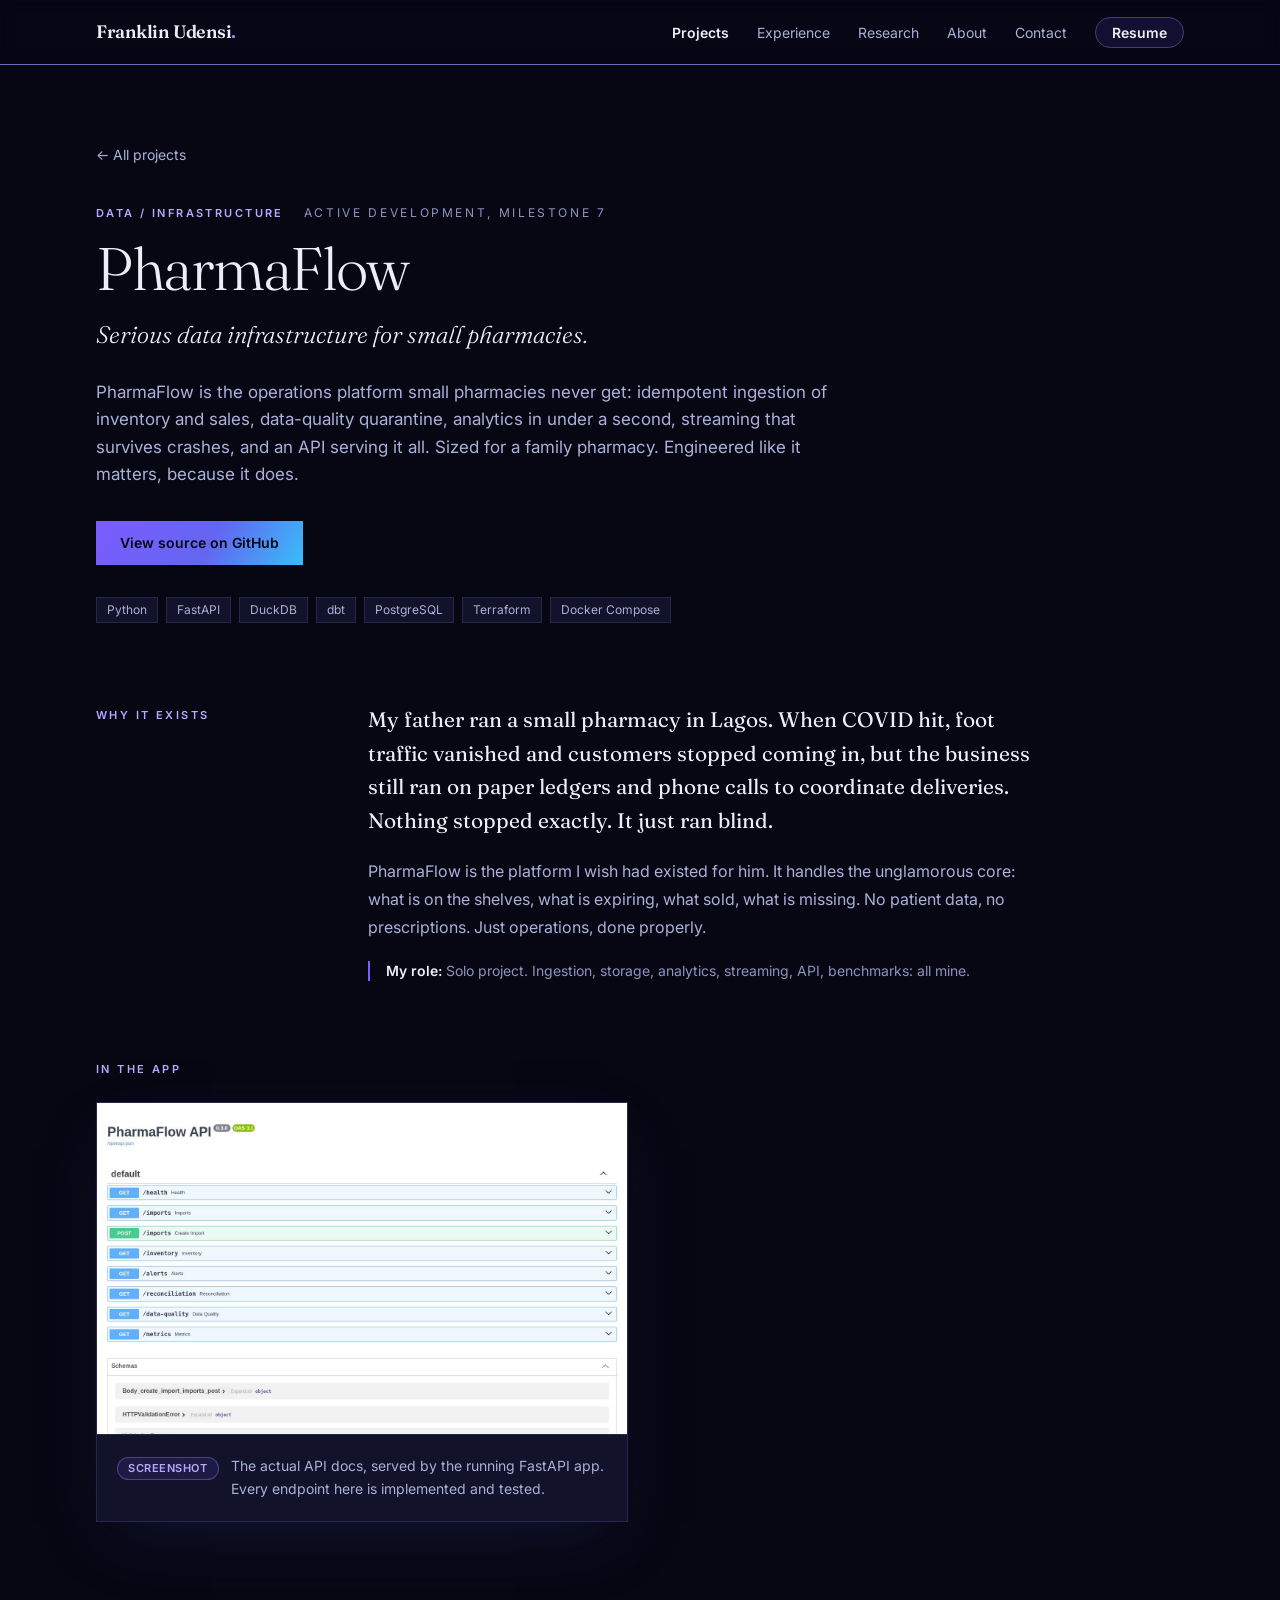
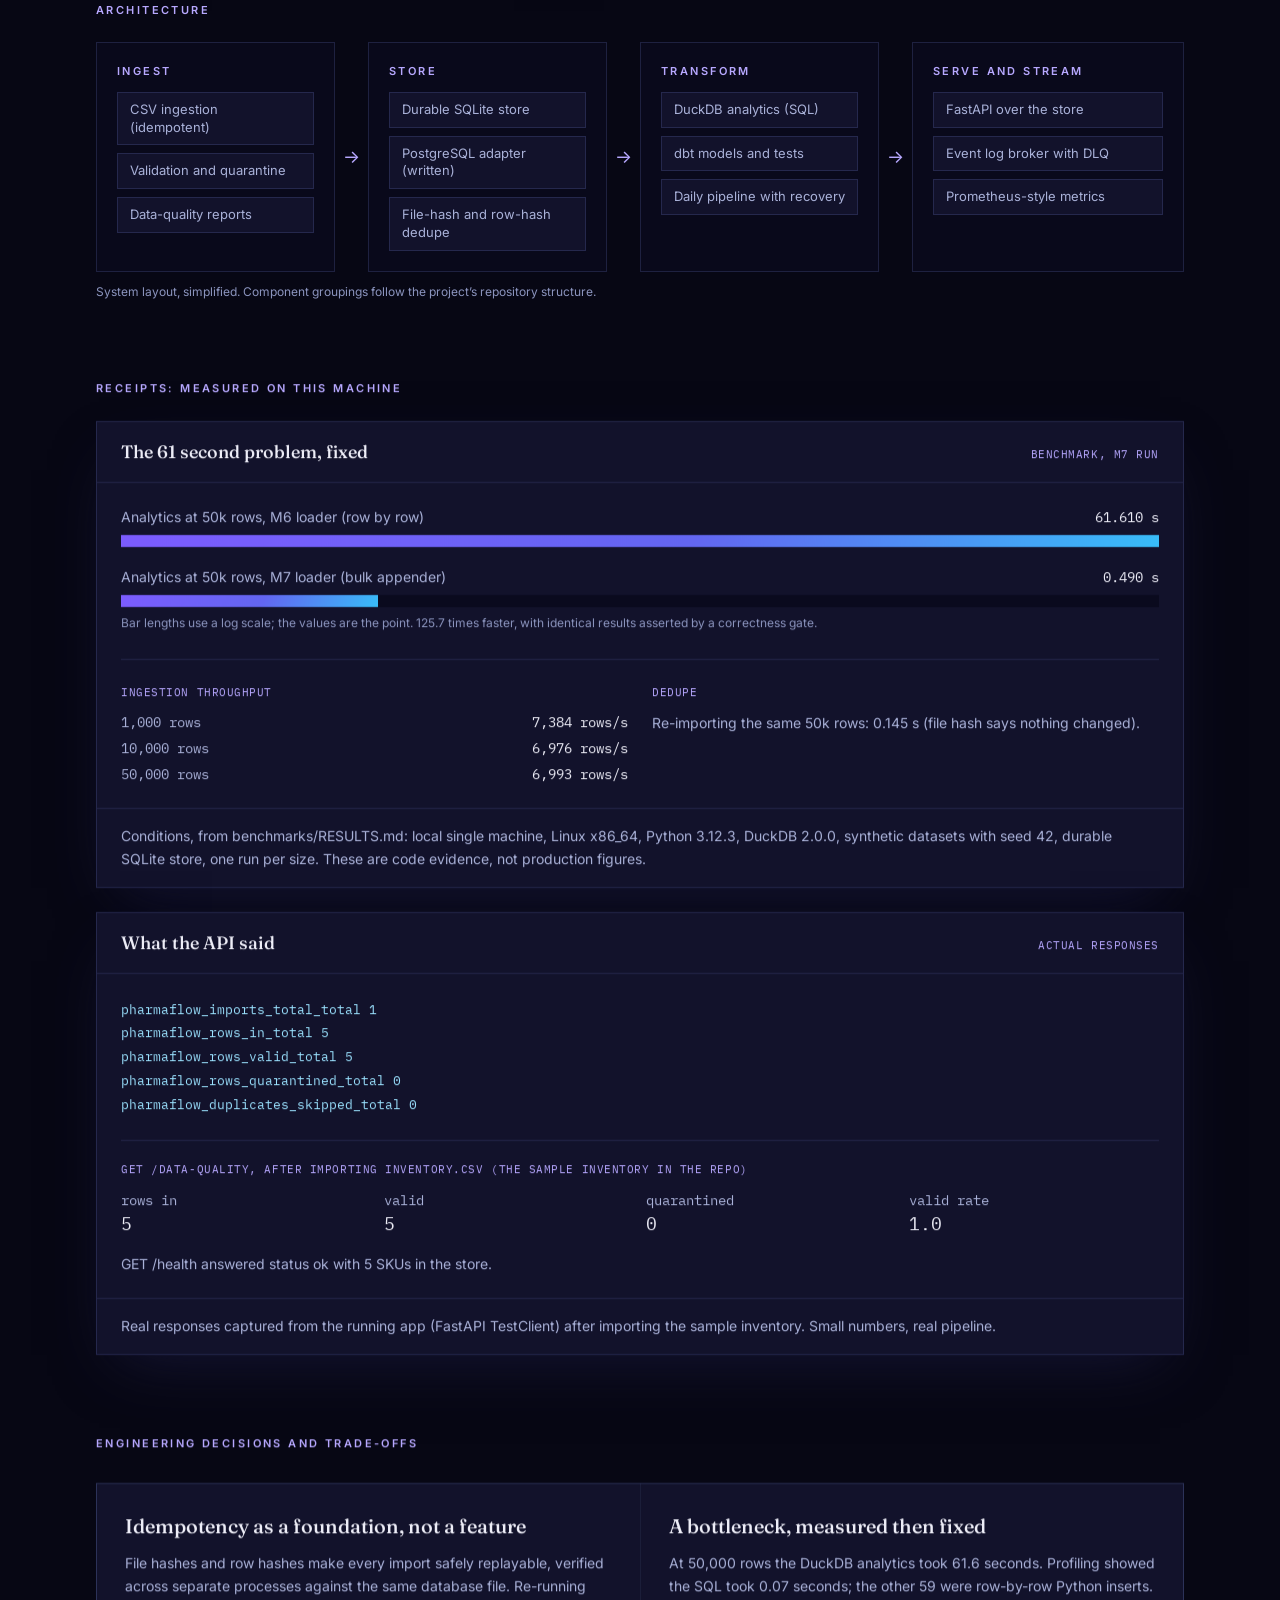
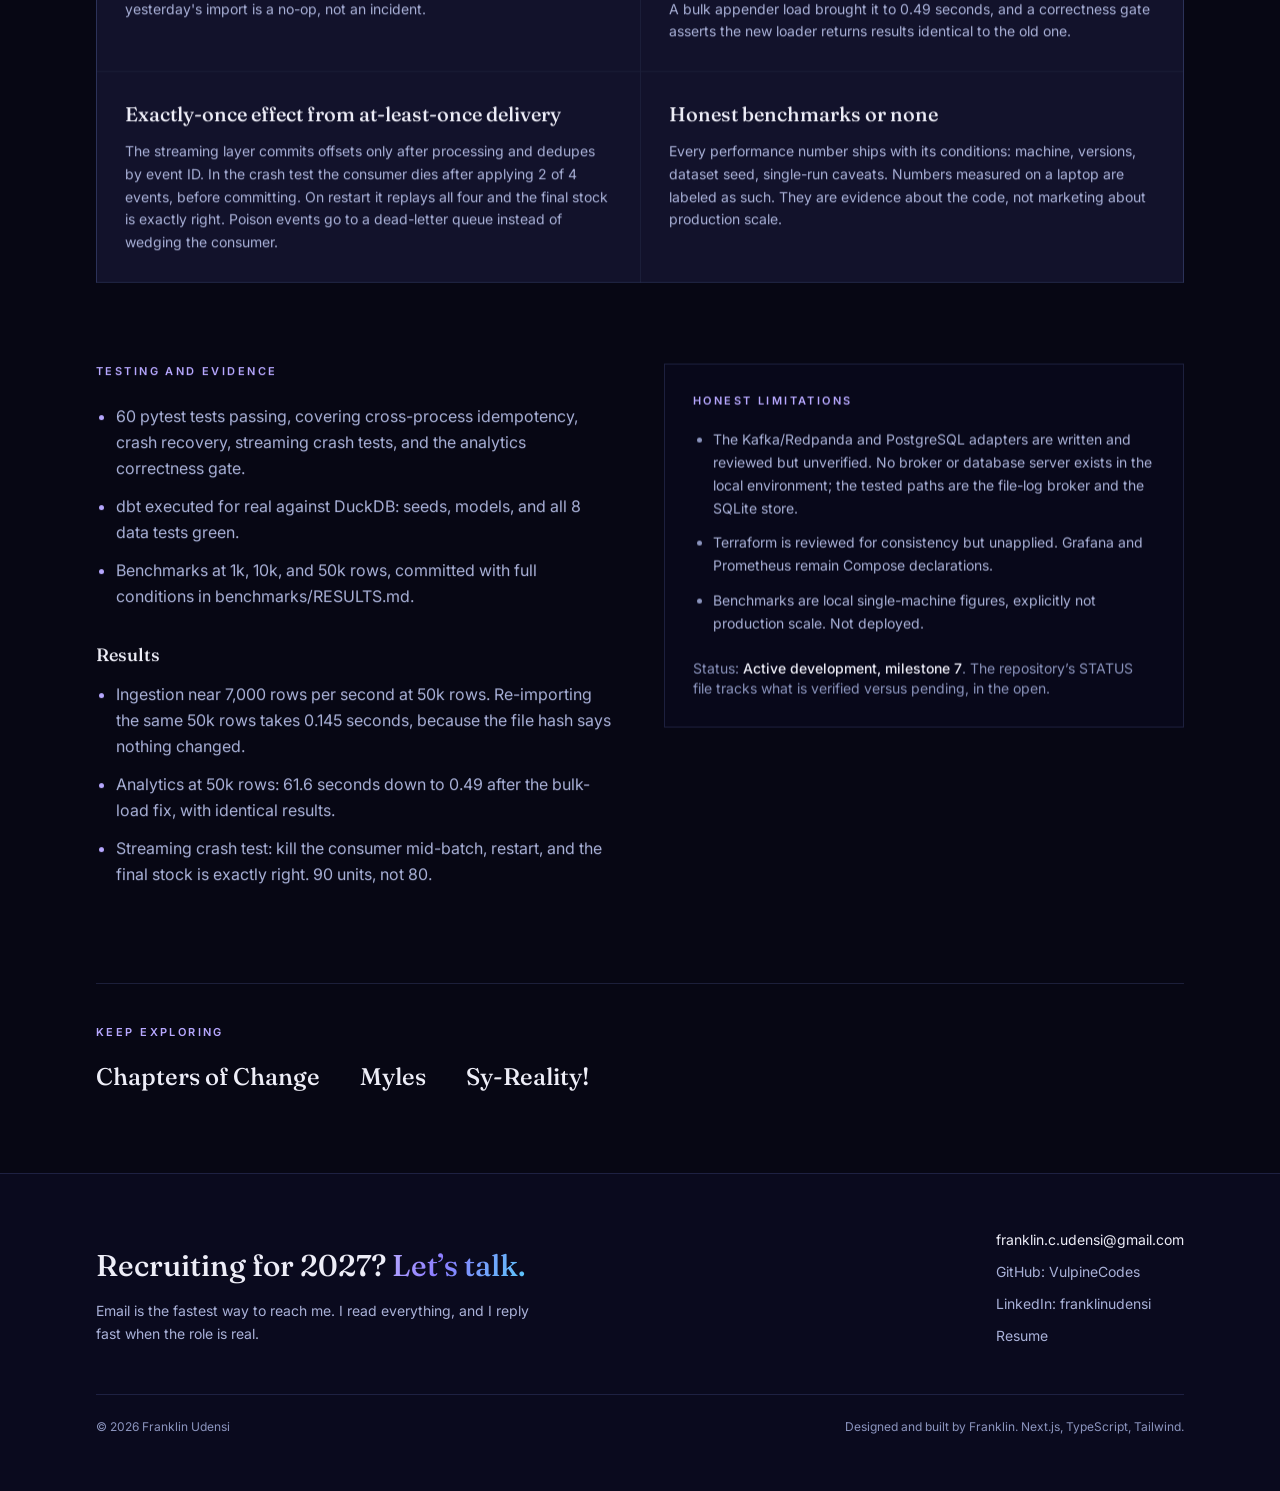
<file: projects/pharmaflow.html>
<!DOCTYPE html><html lang="en"><head><meta charSet="utf-8"/><meta name="viewport" content="width=device-width, initial-scale=1"/><link rel="stylesheet" href="/_next/static/css/b5d6dec71631c97b.css" data-precedence="next"/><link rel="preload" as="script" fetchPriority="low" href="/_next/static/chunks/webpack-03f7c6bc932ce1e3.js"/><script src="/_next/static/chunks/fd9d1056-1f1f859026f5f0fa.js" async=""></script><script src="/_next/static/chunks/117-e7a95ff872d9ad6e.js" async=""></script><script src="/_next/static/chunks/main-app-d4679674a07abb10.js" async=""></script><script src="/_next/static/chunks/972-db255a47084783e7.js" async=""></script><script src="/_next/static/chunks/958-a81c5736fae3ac9c.js" async=""></script><script src="/_next/static/chunks/app/projects/%5Bslug%5D/page-d86a40023416be53.js" async=""></script><script src="/_next/static/chunks/app/layout-0e773e17b33c7920.js" async=""></script><link rel="preconnect" href="https://fonts.googleapis.com"/><link rel="preconnect" href="https://fonts.gstatic.com" crossorigin="anonymous"/><title>PharmaFlow | Franklin Udensi</title><meta name="description" content="PharmaFlow is the operations platform small pharmacies never get: idempotent ingestion of inventory and sales, data-quality quarantine, analytics in under a second, streaming that survives crashes, and an API serving it all. Sized for a family pharmacy. Engineered like it matters, because it does."/><meta name="author" content="Franklin Udensi"/><meta name="keywords" content="Franklin Udensi,software engineer,Vanderbilt,full-stack,data infrastructure,AI applications,VR"/><meta name="robots" content="index, follow"/><meta property="og:title" content="PharmaFlow | Franklin Udensi"/><meta property="og:description" content="Serious data infrastructure for small pharmacies."/><meta name="twitter:card" content="summary"/><meta name="twitter:title" content="Franklin Udensi | Software Engineer"/><meta name="twitter:description" content="Franklin Udensi is a Vanderbilt junior studying computer science and cognitive psychology. He builds full-stack products, data infrastructure, and VR experiences. Previously a software engineering intern at Microsoft (Xbox)."/><link rel="icon" href="/icon.svg?8deb0ec6b6bf1eee" type="image/svg+xml" sizes="any"/><link href="https://fonts.googleapis.com/css2?family=Fraunces:ital,opsz,wght@0,9..144,300..600;1,9..144,300..600&amp;family=IBM+Plex+Mono:wght@400;500;600&amp;family=Inter:wght@300..700&amp;display=swap" rel="stylesheet"/><script src="/_next/static/chunks/polyfills-42372ed130431b0a.js" noModule=""></script></head><body class="flex min-h-screen flex-col"><a href="#main" class="sr-only focus:not-sr-only focus:absolute focus:left-4 focus:top-4 focus:z-[60] focus:bg-violet-deep focus:px-4 focus:py-2 focus:text-ink">Skip to content</a><header class="sticky top-0 z-50 border-b border-line/70 bg-night/85 backdrop-blur print:hidden"><div class="mx-auto flex h-16 max-w-6xl items-center justify-between px-5 sm:px-8"><a class="font-display text-lg font-semibold tracking-tight" aria-label="Franklin Udensi, home" href="/">Franklin Udensi<span class="text-accent-gradient" aria-hidden="true">.</span></a><nav aria-label="Primary" class="hidden md:block"><ul class="flex items-center gap-7"><li><a aria-current="page" class="link-underline text-sm font-semibold text-ink" href="/projects">Projects</a></li><li><a class="link-underline text-sm text-muted hover:text-ink" href="/experience">Experience</a></li><li><a class="link-underline text-sm text-muted hover:text-ink" href="/research">Research</a></li><li><a class="link-underline text-sm text-muted hover:text-ink" href="/about">About</a></li><li><a class="link-underline text-sm text-muted hover:text-ink" href="/contact">Contact</a></li><li><a class="rounded-full border border-lineStrong bg-violet-mist px-4 py-1.5 text-sm font-semibold text-ink transition-colors hover:border-violet-soft" href="/resume">Resume</a></li></ul></nav><button type="button" class="inline-flex h-11 w-11 items-center justify-center md:hidden" aria-expanded="false" aria-controls="mobile-nav" aria-label="Open menu"><span aria-hidden="true" class="text-2xl leading-none">≡</span></button></div></header><main id="main" class="flex-1"><article class="mx-auto max-w-6xl px-5 py-16 sm:px-8 lg:py-20"><div style="opacity:0;transform:translateY(24px)"><p class="text-sm"><a class="link-underline text-muted hover:text-ink" href="/projects">← All projects</a></p><div class="mt-10 flex flex-wrap items-center gap-x-5 gap-y-2"><p class="eyebrow">Data / Infrastructure</p><p class="text-xs uppercase tracking-widest2 text-faint">Active development, milestone 7</p></div><h1 class="mt-4 font-display text-5xl font-light leading-[1.02] tracking-tight sm:text-6xl">PharmaFlow</h1><p class="mt-5 max-w-reading font-display text-2xl font-light italic leading-snug text-ink">Serious data infrastructure for small pharmacies.</p><p class="mt-7 max-w-reading text-[17px] leading-relaxed text-muted">PharmaFlow is the operations platform small pharmacies never get: idempotent ingestion of inventory and sales, data-quality quarantine, analytics in under a second, streaming that survives crashes, and an API serving it all. Sized for a family pharmacy. Engineered like it matters, because it does.</p><div class="mt-8 flex flex-wrap items-center gap-4"><a href="https://github.com/VulpineCodes/pharmaflow" target="_blank" rel="noreferrer" class="bg-accent-gradient px-6 py-3 text-sm font-semibold text-night transition-opacity hover:opacity-90">View source on GitHub</a></div><ul aria-label="Technology stack" class="mt-8 flex flex-wrap gap-2"><li class="border border-line bg-panel px-2.5 py-1 text-xs text-muted">Python</li><li class="border border-line bg-panel px-2.5 py-1 text-xs text-muted">FastAPI</li><li class="border border-line bg-panel px-2.5 py-1 text-xs text-muted">DuckDB</li><li class="border border-line bg-panel px-2.5 py-1 text-xs text-muted">dbt</li><li class="border border-line bg-panel px-2.5 py-1 text-xs text-muted">PostgreSQL</li><li class="border border-line bg-panel px-2.5 py-1 text-xs text-muted">Terraform</li><li class="border border-line bg-panel px-2.5 py-1 text-xs text-muted">Docker Compose</li></ul></div><div style="opacity:0;transform:translateY(24px)"><section aria-labelledby="story-heading" class="mt-20 grid gap-8 lg:grid-cols-[240px_1fr]"><h2 id="story-heading" class="eyebrow pt-1">Why it exists</h2><div class="max-w-reading space-y-5 leading-[1.75] text-muted"><p class="font-display text-[21px] leading-[1.6] text-ink">My father ran a small pharmacy in Lagos. When COVID hit, foot traffic vanished and customers stopped coming in, but the business still ran on paper ledgers and phone calls to coordinate deliveries. Nothing stopped exactly. It just ran blind.</p><p>PharmaFlow is the platform I wish had existed for him. It handles the unglamorous core: what is on the shelves, what is expiring, what sold, what is missing. No patient data, no prescriptions. Just operations, done properly.</p><p class="border-l-2 border-violet pl-4 text-sm text-faint"><span class="font-semibold text-ink">My role:</span> <!-- -->Solo project. Ingestion, storage, analytics, streaming, API, benchmarks: all mine.</p></div></section></div><div style="opacity:0;transform:translateY(24px)"><section aria-labelledby="visuals-heading" class="mt-20"><h2 id="visuals-heading" class="eyebrow">In the app</h2><div class="mt-6 grid gap-6 lg:grid-cols-2"><figure class="card-surface overflow-hidden"><div class="border-b border-line"><img src="[data-uri]" alt="PharmaFlow FastAPI interactive API documentation, served by the real application" class="w-full" loading="lazy"/></div><figcaption class="flex items-start gap-3 p-5"><span class="mt-0.5 shrink-0 rounded-full border border-lineStrong bg-violet-mist px-2.5 py-0.5 text-[11px] font-semibold uppercase tracking-wider text-violet-soft">Screenshot</span><span class="text-sm leading-relaxed text-muted">The actual API docs, served by the running FastAPI app. Every endpoint here is implemented and tested.</span></figcaption></figure></div></section></div><div style="opacity:0;transform:translateY(24px)"><section aria-labelledby="arch-heading" class="mt-20"><h2 id="arch-heading" class="eyebrow">Architecture</h2><div class="mt-6"><figure aria-label="Architecture diagram"><ol class="flex flex-col gap-0 md:flex-row md:items-stretch"><li class="flex flex-col md:flex-1 md:flex-row md:items-stretch"><div class="flex-1 border border-line bg-abyss/70 p-5"><p class="eyebrow">Ingest</p><ul class="mt-3 space-y-2"><li class="border border-line bg-panel px-3 py-2 text-[13px] leading-snug text-muted">CSV ingestion (idempotent)</li><li class="border border-line bg-panel px-3 py-2 text-[13px] leading-snug text-muted">Validation and quarantine</li><li class="border border-line bg-panel px-3 py-2 text-[13px] leading-snug text-muted">Data-quality reports</li></ul></div><div aria-hidden="true" class="flex items-center justify-center py-1 text-lg text-violet-soft md:px-2 md:py-0"><span class="rotate-90 md:rotate-0">→</span></div></li><li class="flex flex-col md:flex-1 md:flex-row md:items-stretch"><div class="flex-1 border border-line bg-abyss/70 p-5"><p class="eyebrow">Store</p><ul class="mt-3 space-y-2"><li class="border border-line bg-panel px-3 py-2 text-[13px] leading-snug text-muted">Durable SQLite store</li><li class="border border-line bg-panel px-3 py-2 text-[13px] leading-snug text-muted">PostgreSQL adapter (written)</li><li class="border border-line bg-panel px-3 py-2 text-[13px] leading-snug text-muted">File-hash and row-hash dedupe</li></ul></div><div aria-hidden="true" class="flex items-center justify-center py-1 text-lg text-violet-soft md:px-2 md:py-0"><span class="rotate-90 md:rotate-0">→</span></div></li><li class="flex flex-col md:flex-1 md:flex-row md:items-stretch"><div class="flex-1 border border-line bg-abyss/70 p-5"><p class="eyebrow">Transform</p><ul class="mt-3 space-y-2"><li class="border border-line bg-panel px-3 py-2 text-[13px] leading-snug text-muted">DuckDB analytics (SQL)</li><li class="border border-line bg-panel px-3 py-2 text-[13px] leading-snug text-muted">dbt models and tests</li><li class="border border-line bg-panel px-3 py-2 text-[13px] leading-snug text-muted">Daily pipeline with recovery</li></ul></div><div aria-hidden="true" class="flex items-center justify-center py-1 text-lg text-violet-soft md:px-2 md:py-0"><span class="rotate-90 md:rotate-0">→</span></div></li><li class="flex flex-col md:flex-1 md:flex-row md:items-stretch"><div class="flex-1 border border-line bg-abyss/70 p-5"><p class="eyebrow">Serve and stream</p><ul class="mt-3 space-y-2"><li class="border border-line bg-panel px-3 py-2 text-[13px] leading-snug text-muted">FastAPI over the store</li><li class="border border-line bg-panel px-3 py-2 text-[13px] leading-snug text-muted">Event log broker with DLQ</li><li class="border border-line bg-panel px-3 py-2 text-[13px] leading-snug text-muted">Prometheus-style metrics</li></ul></div></li></ol><figcaption class="mt-3 text-xs text-faint">System layout, simplified. Component groupings follow the project’s repository structure.</figcaption></figure></div></section></div><div style="opacity:0;transform:translateY(24px)"><section aria-labelledby="receipts-heading" class="mt-20"><h2 id="receipts-heading" class="eyebrow">Receipts: measured on this machine</h2><div class="mt-6"><div class="space-y-6"><figure class="card-surface overflow-hidden"><div class="flex flex-wrap items-baseline justify-between gap-2 border-b border-line px-6 py-4"><figcaption class="font-display text-lg font-medium text-ink">The 61 second problem, fixed</figcaption><span class="font-mono text-[11px] uppercase tracking-wider text-violet-soft">Benchmark, M7 run</span></div><div class="p-6"><div role="img" aria-label="Bar chart: analytics at 50k rows took 61.610 seconds with the old loader and 0.490 seconds with the bulk loader"><div class="mb-5 last:mb-0"><div class="flex flex-wrap items-baseline justify-between gap-2"><p class="text-sm text-muted">Analytics at 50k rows, M6 loader (row by row)</p><p class="font-mono text-sm text-ink">61.610 s</p></div><div class="mt-2 h-3 w-full bg-abyss"><div class="h-full bg-accent-gradient" style="width:100%"></div></div></div><div class="mb-5 last:mb-0"><div class="flex flex-wrap items-baseline justify-between gap-2"><p class="text-sm text-muted">Analytics at 50k rows, M7 loader (bulk appender)</p><p class="font-mono text-sm text-ink">0.490 s</p></div><div class="mt-2 h-3 w-full bg-abyss"><div class="h-full bg-accent-gradient" style="width:24.74130378209683%"></div></div></div></div><p class="mt-2 text-xs text-faint">Bar lengths use a log scale; the values are the point. <!-- -->125.7 times faster, with identical results asserted by a correctness gate.</p><div class="mt-7 grid gap-6 border-t border-line pt-6 sm:grid-cols-2"><div><p class="font-mono text-[11px] uppercase tracking-wider text-violet-soft">Ingestion throughput</p><ul class="mt-3 space-y-1.5 font-mono text-sm text-muted"><li class="flex justify-between gap-4"><span>1,000<!-- --> rows</span><span class="text-ink">7,384 rows/s</span></li><li class="flex justify-between gap-4"><span>10,000<!-- --> rows</span><span class="text-ink">6,976 rows/s</span></li><li class="flex justify-between gap-4"><span>50,000<!-- --> rows</span><span class="text-ink">6,993 rows/s</span></li></ul></div><div><p class="font-mono text-[11px] uppercase tracking-wider text-violet-soft">Dedupe</p><p class="mt-3 text-sm leading-relaxed text-muted">Re-importing the same 50k rows: 0.145 s (file hash says nothing changed).</p></div></div></div><p class="border-t border-line px-6 py-4 text-sm leading-relaxed text-muted">Conditions, from benchmarks/RESULTS.md: local single machine, Linux x86_64, Python 3.12.3, DuckDB 2.0.0, synthetic datasets with seed 42, durable SQLite store, one run per size. These are code evidence, not production figures.</p></figure><figure class="card-surface overflow-hidden"><div class="flex flex-wrap items-baseline justify-between gap-2 border-b border-line px-6 py-4"><figcaption class="font-display text-lg font-medium text-ink">What the API said</figcaption><span class="font-mono text-[11px] uppercase tracking-wider text-violet-soft">Actual responses</span></div><div class="p-6"><pre class="overflow-x-auto font-mono text-[12.5px] leading-[1.9] text-glow-soft">pharmaflow_imports_total_total 1
pharmaflow_rows_in_total 5
pharmaflow_rows_valid_total 5
pharmaflow_rows_quarantined_total 0
pharmaflow_duplicates_skipped_total 0</pre><div class="mt-6 border-t border-line pt-5"><p class="font-mono text-[11px] uppercase tracking-wider text-violet-soft">GET /data-quality, after importing <!-- -->inventory.csv (the sample inventory in the repo)</p><ul class="mt-3 grid grid-cols-2 gap-3 font-mono text-sm text-muted sm:grid-cols-4"><li>rows in <span class="block text-lg text-ink">5</span></li><li>valid <span class="block text-lg text-ink">5</span></li><li>quarantined <span class="block text-lg text-ink">0</span></li><li>valid rate <span class="block text-lg text-ink">1.0</span></li></ul><p class="mt-4 text-sm text-muted">GET /health answered status ok with 5 SKUs in the store.</p></div></div><p class="border-t border-line px-6 py-4 text-sm leading-relaxed text-muted">Real responses captured from the running app (FastAPI TestClient) after importing the sample inventory. Small numbers, real pipeline.</p></figure></div></div></section></div><div style="opacity:0;transform:translateY(24px)"><section aria-labelledby="decisions-heading" class="mt-20"><h2 id="decisions-heading" class="eyebrow">Engineering decisions and trade-offs</h2><div class="mt-8 grid gap-px border border-line bg-line md:grid-cols-2"><article class="bg-panel p-7"><h3 class="font-display text-xl font-medium text-ink">Idempotency as a foundation, not a feature</h3><p class="mt-3 text-sm leading-relaxed text-muted">File hashes and row hashes make every import safely replayable, verified across separate processes against the same database file. Re-running yesterday&#x27;s import is a no-op, not an incident.</p></article><article class="bg-panel p-7"><h3 class="font-display text-xl font-medium text-ink">A bottleneck, measured then fixed</h3><p class="mt-3 text-sm leading-relaxed text-muted">At 50,000 rows the DuckDB analytics took 61.6 seconds. Profiling showed the SQL took 0.07 seconds; the other 59 were row-by-row Python inserts. A bulk appender load brought it to 0.49 seconds, and a correctness gate asserts the new loader returns results identical to the old one.</p></article><article class="bg-panel p-7"><h3 class="font-display text-xl font-medium text-ink">Exactly-once effect from at-least-once delivery</h3><p class="mt-3 text-sm leading-relaxed text-muted">The streaming layer commits offsets only after processing and dedupes by event ID. In the crash test the consumer dies after applying 2 of 4 events, before committing. On restart it replays all four and the final stock is exactly right. Poison events go to a dead-letter queue instead of wedging the consumer.</p></article><article class="bg-panel p-7"><h3 class="font-display text-xl font-medium text-ink">Honest benchmarks or none</h3><p class="mt-3 text-sm leading-relaxed text-muted">Every performance number ships with its conditions: machine, versions, dataset seed, single-run caveats. Numbers measured on a laptop are labeled as such. They are evidence about the code, not marketing about production scale.</p></article></div></section></div><div class="mt-20 grid gap-12 lg:grid-cols-2"><div style="opacity:0;transform:translateY(24px)"><section aria-labelledby="evidence-heading"><h2 id="evidence-heading" class="eyebrow">Testing and evidence</h2><ul class="mt-6 list-disc space-y-3 pl-5 leading-relaxed text-muted marker:text-violet-soft"><li>60 pytest tests passing, covering cross-process idempotency, crash recovery, streaming crash tests, and the analytics correctness gate.</li><li>dbt executed for real against DuckDB: seeds, models, and all 8 data tests green.</li><li>Benchmarks at 1k, 10k, and 50k rows, committed with full conditions in benchmarks/RESULTS.md.</li></ul><h3 class="mt-8 font-display text-lg font-medium text-ink">Results</h3><ul class="mt-3 list-disc space-y-3 pl-5 leading-relaxed text-muted marker:text-violet-soft"><li>Ingestion near 7,000 rows per second at 50k rows. Re-importing the same 50k rows takes 0.145 seconds, because the file hash says nothing changed.</li><li>Analytics at 50k rows: 61.6 seconds down to 0.49 after the bulk-load fix, with identical results.</li><li>Streaming crash test: kill the consumer mid-batch, restart, and the final stock is exactly right. 90 units, not 80.</li></ul></section></div><div style="opacity:0;transform:translateY(24px)"><section aria-labelledby="limits-heading" class="border border-line bg-abyss/60 p-7"><h2 id="limits-heading" class="eyebrow">Honest limitations</h2><ul class="mt-5 list-disc space-y-3 pl-5 text-sm leading-relaxed text-muted marker:text-faint"><li>The Kafka/Redpanda and PostgreSQL adapters are written and reviewed but unverified. No broker or database server exists in the local environment; the tested paths are the file-log broker and the SQLite store.</li><li>Terraform is reviewed for consistency but unapplied. Grafana and Prometheus remain Compose declarations.</li><li>Benchmarks are local single-machine figures, explicitly not production scale. Not deployed.</li></ul><p class="mt-6 text-sm text-faint">Status: <span class="font-medium text-ink">Active development, milestone 7</span>. The repository’s STATUS file tracks what is verified versus pending, in the open.</p></section></div></div><nav aria-label="More projects" class="mt-24 border-t border-line pt-10"><p class="eyebrow">Keep exploring</p><ul class="mt-5 flex flex-wrap gap-x-10 gap-y-3"><li><a class="link-underline font-display text-2xl font-medium text-ink" href="/projects/chapters-of-change">Chapters of Change</a></li><li><a class="link-underline font-display text-2xl font-medium text-ink" href="/projects/myles">Myles</a></li><li><a class="link-underline font-display text-2xl font-medium text-ink" href="/projects/sy-reality">Sy-Reality!</a></li></ul></nav></article></main><footer class="border-t border-line bg-abyss print:hidden"><div class="mx-auto max-w-6xl px-5 py-14 sm:px-8"><div class="flex flex-col gap-10 md:flex-row md:items-end md:justify-between"><div><p class="max-w-md font-display text-3xl font-medium leading-tight">Recruiting for 2027? <span class="text-accent-gradient">Let’s talk.</span></p><p class="mt-4 max-w-md text-sm leading-relaxed text-muted">Email is the fastest way to reach me. I read everything, and I reply fast when the role is real.</p></div><nav aria-label="Footer"><ul class="space-y-3 text-sm"><li><a class="link-underline text-ink" href="mailto:franklin.c.udensi@gmail.com">franklin.c.udensi@gmail.com</a></li><li><a class="link-underline text-muted hover:text-ink" href="https://github.com/VulpineCodes" target="_blank" rel="noreferrer">GitHub: VulpineCodes</a></li><li><a class="link-underline text-muted hover:text-ink" href="https://www.linkedin.com/in/franklinudensi" target="_blank" rel="noreferrer">LinkedIn: franklinudensi</a></li><li><a class="link-underline text-muted hover:text-ink" href="/resume">Resume</a></li></ul></nav></div><div class="mt-12 flex flex-col gap-2 border-t border-line pt-6 text-xs text-faint sm:flex-row sm:justify-between"><p>© <!-- -->2026<!-- --> Franklin Udensi</p><p>Designed and built by Franklin. Next.js, TypeScript, Tailwind.</p></div></div></footer><script src="/_next/static/chunks/webpack-03f7c6bc932ce1e3.js" async=""></script><script>(self.__next_f=self.__next_f||[]).push([0]);self.__next_f.push([2,null])</script><script>self.__next_f.push([1,"1:HL[\"/_next/static/css/b5d6dec71631c97b.css\",\"style\"]\n"])</script><script>self.__next_f.push([1,"2:I[2846,[],\"\"]\n4:I[24,[\"972\",\"static/chunks/972-db255a47084783e7.js\",\"958\",\"static/chunks/958-a81c5736fae3ac9c.js\",\"101\",\"static/chunks/app/projects/%5Bslug%5D/page-d86a40023416be53.js\"],\"default\"]\n5:I[2972,[\"972\",\"static/chunks/972-db255a47084783e7.js\",\"958\",\"static/chunks/958-a81c5736fae3ac9c.js\",\"101\",\"static/chunks/app/projects/%5Bslug%5D/page-d86a40023416be53.js\"],\"\"]\n7:I[4707,[],\"\"]\n9:I[6423,[],\"\"]\na:I[4624,[\"972\",\"static/chunks/972-db255a47084783e7.js\",\"185\",\"static/chunks/app/layout-0e773e17b33c7920.js\"],\"default\"]\nc:I[1060,[],\"\"]\n6:T16963,"])</script><script>self.__next_f.push([1,"[data-uri]"])</script><script>self.__next_f.push([1,"8:[\"slug\",\"pharmaflow\",\"d\"]\nd:[]\n"])</script><script>self.__next_f.push([1,"0:[\"$\",\"$L2\",null,{\"buildId\":\"0wEZ3ZyA7oJgiKQ1t7ur5\",\"assetPrefix\":\"\",\"urlParts\":[\"\",\"projects\",\"pharmaflow\"],\"initialTree\":[\"\",{\"children\":[\"projects\",{\"children\":[[\"slug\",\"pharmaflow\",\"d\"],{\"children\":[\"__PAGE__?{\\\"slug\\\":\\\"pharmaflow\\\"}\",{}]}]}]},\"$undefined\",\"$undefined\",true],\"initialSeedData\":[\"\",{\"children\":[\"projects\",{\"children\":[[\"slug\",\"pharmaflow\",\"d\"],{\"children\":[\"__PAGE__\",{},[[\"$L3\",[\"$\",\"article\",null,{\"className\":\"mx-auto max-w-6xl px-5 py-16 sm:px-8 lg:py-20\",\"children\":[[\"$\",\"$L4\",null,{\"children\":[[\"$\",\"p\",null,{\"className\":\"text-sm\",\"children\":[\"$\",\"$L5\",null,{\"href\":\"/projects\",\"className\":\"link-underline text-muted hover:text-ink\",\"children\":\"← All projects\"}]}],[\"$\",\"div\",null,{\"className\":\"mt-10 flex flex-wrap items-center gap-x-5 gap-y-2\",\"children\":[[\"$\",\"p\",null,{\"className\":\"eyebrow\",\"children\":\"Data / Infrastructure\"}],[\"$\",\"p\",null,{\"className\":\"text-xs uppercase tracking-widest2 text-faint\",\"children\":\"Active development, milestone 7\"}]]}],[\"$\",\"h1\",null,{\"className\":\"mt-4 font-display text-5xl font-light leading-[1.02] tracking-tight sm:text-6xl\",\"children\":\"PharmaFlow\"}],[\"$\",\"p\",null,{\"className\":\"mt-5 max-w-reading font-display text-2xl font-light italic leading-snug text-ink\",\"children\":\"Serious data infrastructure for small pharmacies.\"}],[\"$\",\"p\",null,{\"className\":\"mt-7 max-w-reading text-[17px] leading-relaxed text-muted\",\"children\":\"PharmaFlow is the operations platform small pharmacies never get: idempotent ingestion of inventory and sales, data-quality quarantine, analytics in under a second, streaming that survives crashes, and an API serving it all. Sized for a family pharmacy. Engineered like it matters, because it does.\"}],[\"$\",\"div\",null,{\"className\":\"mt-8 flex flex-wrap items-center gap-4\",\"children\":[[\"$\",\"a\",null,{\"href\":\"https://github.com/VulpineCodes/pharmaflow\",\"target\":\"_blank\",\"rel\":\"noreferrer\",\"className\":\"bg-accent-gradient px-6 py-3 text-sm font-semibold text-night transition-opacity hover:opacity-90\",\"children\":\"View source on GitHub\"}],\"$undefined\"]}],[\"$\",\"ul\",null,{\"aria-label\":\"Technology stack\",\"className\":\"mt-8 flex flex-wrap gap-2\",\"children\":[[\"$\",\"li\",\"Python\",{\"className\":\"border border-line bg-panel px-2.5 py-1 text-xs text-muted\",\"children\":\"Python\"}],[\"$\",\"li\",\"FastAPI\",{\"className\":\"border border-line bg-panel px-2.5 py-1 text-xs text-muted\",\"children\":\"FastAPI\"}],[\"$\",\"li\",\"DuckDB\",{\"className\":\"border border-line bg-panel px-2.5 py-1 text-xs text-muted\",\"children\":\"DuckDB\"}],[\"$\",\"li\",\"dbt\",{\"className\":\"border border-line bg-panel px-2.5 py-1 text-xs text-muted\",\"children\":\"dbt\"}],[\"$\",\"li\",\"PostgreSQL\",{\"className\":\"border border-line bg-panel px-2.5 py-1 text-xs text-muted\",\"children\":\"PostgreSQL\"}],[\"$\",\"li\",\"Terraform\",{\"className\":\"border border-line bg-panel px-2.5 py-1 text-xs text-muted\",\"children\":\"Terraform\"}],[\"$\",\"li\",\"Docker Compose\",{\"className\":\"border border-line bg-panel px-2.5 py-1 text-xs text-muted\",\"children\":\"Docker Compose\"}]]}]]}],[\"$\",\"$L4\",null,{\"children\":[\"$\",\"section\",null,{\"aria-labelledby\":\"story-heading\",\"className\":\"mt-20 grid gap-8 lg:grid-cols-[240px_1fr]\",\"children\":[[\"$\",\"h2\",null,{\"id\":\"story-heading\",\"className\":\"eyebrow pt-1\",\"children\":\"Why it exists\"}],[\"$\",\"div\",null,{\"className\":\"max-w-reading space-y-5 leading-[1.75] text-muted\",\"children\":[[[\"$\",\"p\",\"0\",{\"className\":\"font-display text-[21px] leading-[1.6] text-ink\",\"children\":\"My father ran a small pharmacy in Lagos. When COVID hit, foot traffic vanished and customers stopped coming in, but the business still ran on paper ledgers and phone calls to coordinate deliveries. Nothing stopped exactly. It just ran blind.\"}],[\"$\",\"p\",\"1\",{\"className\":\"$undefined\",\"children\":\"PharmaFlow is the platform I wish had existed for him. It handles the unglamorous core: what is on the shelves, what is expiring, what sold, what is missing. No patient data, no prescriptions. Just operations, done properly.\"}]],[\"$\",\"p\",null,{\"className\":\"border-l-2 border-violet pl-4 text-sm text-faint\",\"children\":[[\"$\",\"span\",null,{\"className\":\"font-semibold text-ink\",\"children\":\"My role:\"}],\" \",\"Solo project. Ingestion, storage, analytics, streaming, API, benchmarks: all mine.\"]}]]}]]}]}],[\"$\",\"$L4\",null,{\"children\":[\"$\",\"section\",null,{\"aria-labelledby\":\"visuals-heading\",\"className\":\"mt-20\",\"children\":[[\"$\",\"h2\",null,{\"id\":\"visuals-heading\",\"className\":\"eyebrow\",\"children\":\"In the app\"}],[\"$\",\"div\",null,{\"className\":\"mt-6 grid gap-6 lg:grid-cols-2\",\"children\":[[\"$\",\"figure\",null,{\"className\":\"card-surface overflow-hidden\",\"children\":[[\"$\",\"div\",null,{\"className\":\"border-b border-line\",\"children\":[\"$\",\"img\",null,{\"src\":\"$6\",\"alt\":\"PharmaFlow FastAPI interactive API documentation, served by the real application\",\"className\":\"w-full\",\"loading\":\"lazy\"}]}],[\"$\",\"figcaption\",null,{\"className\":\"flex items-start gap-3 p-5\",\"children\":[[\"$\",\"span\",null,{\"className\":\"mt-0.5 shrink-0 rounded-full border border-lineStrong bg-violet-mist px-2.5 py-0.5 text-[11px] font-semibold uppercase tracking-wider text-violet-soft\",\"children\":\"Screenshot\"}],[\"$\",\"span\",null,{\"className\":\"text-sm leading-relaxed text-muted\",\"children\":\"The actual API docs, served by the running FastAPI app. Every endpoint here is implemented and tested.\"}]]}]]}]]}]]}]}],[\"$\",\"$L4\",null,{\"children\":[\"$\",\"section\",null,{\"aria-labelledby\":\"arch-heading\",\"className\":\"mt-20\",\"children\":[[\"$\",\"h2\",null,{\"id\":\"arch-heading\",\"className\":\"eyebrow\",\"children\":\"Architecture\"}],[\"$\",\"div\",null,{\"className\":\"mt-6\",\"children\":[\"$\",\"figure\",null,{\"aria-label\":\"Architecture diagram\",\"children\":[[\"$\",\"ol\",null,{\"className\":\"flex flex-col gap-0 md:flex-row md:items-stretch\",\"children\":[[\"$\",\"li\",\"Ingest\",{\"className\":\"flex flex-col md:flex-1 md:flex-row md:items-stretch\",\"children\":[[\"$\",\"div\",null,{\"className\":\"flex-1 border border-line bg-abyss/70 p-5\",\"children\":[[\"$\",\"p\",null,{\"className\":\"eyebrow\",\"children\":\"Ingest\"}],[\"$\",\"ul\",null,{\"className\":\"mt-3 space-y-2\",\"children\":[[\"$\",\"li\",\"CSV ingestion (idempotent)\",{\"className\":\"border border-line bg-panel px-3 py-2 text-[13px] leading-snug text-muted\",\"children\":\"CSV ingestion (idempotent)\"}],[\"$\",\"li\",\"Validation and quarantine\",{\"className\":\"border border-line bg-panel px-3 py-2 text-[13px] leading-snug text-muted\",\"children\":\"Validation and quarantine\"}],[\"$\",\"li\",\"Data-quality reports\",{\"className\":\"border border-line bg-panel px-3 py-2 text-[13px] leading-snug text-muted\",\"children\":\"Data-quality reports\"}]]}]]}],[\"$\",\"div\",null,{\"aria-hidden\":\"true\",\"className\":\"flex items-center justify-center py-1 text-lg text-violet-soft md:px-2 md:py-0\",\"children\":[\"$\",\"span\",null,{\"className\":\"rotate-90 md:rotate-0\",\"children\":\"→\"}]}]]}],[\"$\",\"li\",\"Store\",{\"className\":\"flex flex-col md:flex-1 md:flex-row md:items-stretch\",\"children\":[[\"$\",\"div\",null,{\"className\":\"flex-1 border border-line bg-abyss/70 p-5\",\"children\":[[\"$\",\"p\",null,{\"className\":\"eyebrow\",\"children\":\"Store\"}],[\"$\",\"ul\",null,{\"className\":\"mt-3 space-y-2\",\"children\":[[\"$\",\"li\",\"Durable SQLite store\",{\"className\":\"border border-line bg-panel px-3 py-2 text-[13px] leading-snug text-muted\",\"children\":\"Durable SQLite store\"}],[\"$\",\"li\",\"PostgreSQL adapter (written)\",{\"className\":\"border border-line bg-panel px-3 py-2 text-[13px] leading-snug text-muted\",\"children\":\"PostgreSQL adapter (written)\"}],[\"$\",\"li\",\"File-hash and row-hash dedupe\",{\"className\":\"border border-line bg-panel px-3 py-2 text-[13px] leading-snug text-muted\",\"children\":\"File-hash and row-hash dedupe\"}]]}]]}],[\"$\",\"div\",null,{\"aria-hidden\":\"true\",\"className\":\"flex items-center justify-center py-1 text-lg text-violet-soft md:px-2 md:py-0\",\"children\":[\"$\",\"span\",null,{\"className\":\"rotate-90 md:rotate-0\",\"children\":\"→\"}]}]]}],[\"$\",\"li\",\"Transform\",{\"className\":\"flex flex-col md:flex-1 md:flex-row md:items-stretch\",\"children\":[[\"$\",\"div\",null,{\"className\":\"flex-1 border border-line bg-abyss/70 p-5\",\"children\":[[\"$\",\"p\",null,{\"className\":\"eyebrow\",\"children\":\"Transform\"}],[\"$\",\"ul\",null,{\"className\":\"mt-3 space-y-2\",\"children\":[[\"$\",\"li\",\"DuckDB analytics (SQL)\",{\"className\":\"border border-line bg-panel px-3 py-2 text-[13px] leading-snug text-muted\",\"children\":\"DuckDB analytics (SQL)\"}],[\"$\",\"li\",\"dbt models and tests\",{\"className\":\"border border-line bg-panel px-3 py-2 text-[13px] leading-snug text-muted\",\"children\":\"dbt models and tests\"}],[\"$\",\"li\",\"Daily pipeline with recovery\",{\"className\":\"border border-line bg-panel px-3 py-2 text-[13px] leading-snug text-muted\",\"children\":\"Daily pipeline with recovery\"}]]}]]}],[\"$\",\"div\",null,{\"aria-hidden\":\"true\",\"className\":\"flex items-center justify-center py-1 text-lg text-violet-soft md:px-2 md:py-0\",\"children\":[\"$\",\"span\",null,{\"className\":\"rotate-90 md:rotate-0\",\"children\":\"→\"}]}]]}],[\"$\",\"li\",\"Serve and stream\",{\"className\":\"flex flex-col md:flex-1 md:flex-row md:items-stretch\",\"children\":[[\"$\",\"div\",null,{\"className\":\"flex-1 border border-line bg-abyss/70 p-5\",\"children\":[[\"$\",\"p\",null,{\"className\":\"eyebrow\",\"children\":\"Serve and stream\"}],[\"$\",\"ul\",null,{\"className\":\"mt-3 space-y-2\",\"children\":[[\"$\",\"li\",\"FastAPI over the store\",{\"className\":\"border border-line bg-panel px-3 py-2 text-[13px] leading-snug text-muted\",\"children\":\"FastAPI over the store\"}],[\"$\",\"li\",\"Event log broker with DLQ\",{\"className\":\"border border-line bg-panel px-3 py-2 text-[13px] leading-snug text-muted\",\"children\":\"Event log broker with DLQ\"}],[\"$\",\"li\",\"Prometheus-style metrics\",{\"className\":\"border border-line bg-panel px-3 py-2 text-[13px] leading-snug text-muted\",\"children\":\"Prometheus-style metrics\"}]]}]]}],false]}]]}],[\"$\",\"figcaption\",null,{\"className\":\"mt-3 text-xs text-faint\",\"children\":\"System layout, simplified. Component groupings follow the project’s repository structure.\"}]]}]}]]}]}],[\"$\",\"$L4\",null,{\"children\":[\"$\",\"section\",null,{\"aria-labelledby\":\"receipts-heading\",\"className\":\"mt-20\",\"children\":[[\"$\",\"h2\",null,{\"id\":\"receipts-heading\",\"className\":\"eyebrow\",\"children\":\"Receipts: measured on this machine\"}],[\"$\",\"div\",null,{\"className\":\"mt-6\",\"children\":[\"$\",\"div\",null,{\"className\":\"space-y-6\",\"children\":[[\"$\",\"figure\",null,{\"className\":\"card-surface overflow-hidden\",\"children\":[[\"$\",\"div\",null,{\"className\":\"flex flex-wrap items-baseline justify-between gap-2 border-b border-line px-6 py-4\",\"children\":[[\"$\",\"figcaption\",null,{\"className\":\"font-display text-lg font-medium text-ink\",\"children\":\"The 61 second problem, fixed\"}],[\"$\",\"span\",null,{\"className\":\"font-mono text-[11px] uppercase tracking-wider text-violet-soft\",\"children\":\"Benchmark, M7 run\"}]]}],[\"$\",\"div\",null,{\"className\":\"p-6\",\"children\":[[\"$\",\"div\",null,{\"role\":\"img\",\"aria-label\":\"Bar chart: analytics at 50k rows took 61.610 seconds with the old loader and 0.490 seconds with the bulk loader\",\"children\":[[\"$\",\"div\",\"Analytics at 50k rows, M6 loader (row by row)\",{\"className\":\"mb-5 last:mb-0\",\"children\":[[\"$\",\"div\",null,{\"className\":\"flex flex-wrap items-baseline justify-between gap-2\",\"children\":[[\"$\",\"p\",null,{\"className\":\"text-sm text-muted\",\"children\":\"Analytics at 50k rows, M6 loader (row by row)\"}],[\"$\",\"p\",null,{\"className\":\"font-mono text-sm text-ink\",\"children\":\"61.610 s\"}]]}],[\"$\",\"div\",null,{\"className\":\"mt-2 h-3 w-full bg-abyss\",\"children\":[\"$\",\"div\",null,{\"className\":\"h-full bg-accent-gradient\",\"style\":{\"width\":\"100%\"}}]}]]}],[\"$\",\"div\",\"Analytics at 50k rows, M7 loader (bulk appender)\",{\"className\":\"mb-5 last:mb-0\",\"children\":[[\"$\",\"div\",null,{\"className\":\"flex flex-wrap items-baseline justify-between gap-2\",\"children\":[[\"$\",\"p\",null,{\"className\":\"text-sm text-muted\",\"children\":\"Analytics at 50k rows, M7 loader (bulk appender)\"}],[\"$\",\"p\",null,{\"className\":\"font-mono text-sm text-ink\",\"children\":\"0.490 s\"}]]}],[\"$\",\"div\",null,{\"className\":\"mt-2 h-3 w-full bg-abyss\",\"children\":[\"$\",\"div\",null,{\"className\":\"h-full bg-accent-gradient\",\"style\":{\"width\":\"24.74130378209683%\"}}]}]]}]]}],[\"$\",\"p\",null,{\"className\":\"mt-2 text-xs text-faint\",\"children\":[\"Bar lengths use a log scale; the values are the point. \",\"125.7 times faster, with identical results asserted by a correctness gate.\"]}],[\"$\",\"div\",null,{\"className\":\"mt-7 grid gap-6 border-t border-line pt-6 sm:grid-cols-2\",\"children\":[[\"$\",\"div\",null,{\"children\":[[\"$\",\"p\",null,{\"className\":\"font-mono text-[11px] uppercase tracking-wider text-violet-soft\",\"children\":\"Ingestion throughput\"}],[\"$\",\"ul\",null,{\"className\":\"mt-3 space-y-1.5 font-mono text-sm text-muted\",\"children\":[[\"$\",\"li\",\"1,000\",{\"className\":\"flex justify-between gap-4\",\"children\":[[\"$\",\"span\",null,{\"children\":[\"1,000\",\" rows\"]}],[\"$\",\"span\",null,{\"className\":\"text-ink\",\"children\":\"7,384 rows/s\"}]]}],[\"$\",\"li\",\"10,000\",{\"className\":\"flex justify-between gap-4\",\"children\":[[\"$\",\"span\",null,{\"children\":[\"10,000\",\" rows\"]}],[\"$\",\"span\",null,{\"className\":\"text-ink\",\"children\":\"6,976 rows/s\"}]]}],[\"$\",\"li\",\"50,000\",{\"className\":\"flex justify-between gap-4\",\"children\":[[\"$\",\"span\",null,{\"children\":[\"50,000\",\" rows\"]}],[\"$\",\"span\",null,{\"className\":\"text-ink\",\"children\":\"6,993 rows/s\"}]]}]]}]]}],[\"$\",\"div\",null,{\"children\":[[\"$\",\"p\",null,{\"className\":\"font-mono text-[11px] uppercase tracking-wider text-violet-soft\",\"children\":\"Dedupe\"}],[\"$\",\"p\",null,{\"className\":\"mt-3 text-sm leading-relaxed text-muted\",\"children\":\"Re-importing the same 50k rows: 0.145 s (file hash says nothing changed).\"}]]}]]}]]}],[\"$\",\"p\",null,{\"className\":\"border-t border-line px-6 py-4 text-sm leading-relaxed text-muted\",\"children\":\"Conditions, from benchmarks/RESULTS.md: local single machine, Linux x86_64, Python 3.12.3, DuckDB 2.0.0, synthetic datasets with seed 42, durable SQLite store, one run per size. These are code evidence, not production figures.\"}]]}],[\"$\",\"figure\",null,{\"className\":\"card-surface overflow-hidden\",\"children\":[[\"$\",\"div\",null,{\"className\":\"flex flex-wrap items-baseline justify-between gap-2 border-b border-line px-6 py-4\",\"children\":[[\"$\",\"figcaption\",null,{\"className\":\"font-display text-lg font-medium text-ink\",\"children\":\"What the API said\"}],[\"$\",\"span\",null,{\"className\":\"font-mono text-[11px] uppercase tracking-wider text-violet-soft\",\"children\":\"Actual responses\"}]]}],[\"$\",\"div\",null,{\"className\":\"p-6\",\"children\":[[\"$\",\"pre\",null,{\"className\":\"overflow-x-auto font-mono text-[12.5px] leading-[1.9] text-glow-soft\",\"children\":\"pharmaflow_imports_total_total 1\\npharmaflow_rows_in_total 5\\npharmaflow_rows_valid_total 5\\npharmaflow_rows_quarantined_total 0\\npharmaflow_duplicates_skipped_total 0\"}],[\"$\",\"div\",null,{\"className\":\"mt-6 border-t border-line pt-5\",\"children\":[[\"$\",\"p\",null,{\"className\":\"font-mono text-[11px] uppercase tracking-wider text-violet-soft\",\"children\":[\"GET /data-quality, after importing \",\"inventory.csv (the sample inventory in the repo)\"]}],[\"$\",\"ul\",null,{\"className\":\"mt-3 grid grid-cols-2 gap-3 font-mono text-sm text-muted sm:grid-cols-4\",\"children\":[[\"$\",\"li\",null,{\"children\":[\"rows in \",[\"$\",\"span\",null,{\"className\":\"block text-lg text-ink\",\"children\":5}]]}],[\"$\",\"li\",null,{\"children\":[\"valid \",[\"$\",\"span\",null,{\"className\":\"block text-lg text-ink\",\"children\":5}]]}],[\"$\",\"li\",null,{\"children\":[\"quarantined \",[\"$\",\"span\",null,{\"className\":\"block text-lg text-ink\",\"children\":0}]]}],[\"$\",\"li\",null,{\"children\":[\"valid rate \",[\"$\",\"span\",null,{\"className\":\"block text-lg text-ink\",\"children\":\"1.0\"}]]}]]}],[\"$\",\"p\",null,{\"className\":\"mt-4 text-sm text-muted\",\"children\":\"GET /health answered status ok with 5 SKUs in the store.\"}]]}]]}],[\"$\",\"p\",null,{\"className\":\"border-t border-line px-6 py-4 text-sm leading-relaxed text-muted\",\"children\":\"Real responses captured from the running app (FastAPI TestClient) after importing the sample inventory. Small numbers, real pipeline.\"}]]}]]}]}]]}]}],[\"$\",\"$L4\",null,{\"children\":[\"$\",\"section\",null,{\"aria-labelledby\":\"decisions-heading\",\"className\":\"mt-20\",\"children\":[[\"$\",\"h2\",null,{\"id\":\"decisions-heading\",\"className\":\"eyebrow\",\"children\":\"Engineering decisions and trade-offs\"}],[\"$\",\"div\",null,{\"className\":\"mt-8 grid gap-px border border-line bg-line md:grid-cols-2\",\"children\":[[\"$\",\"article\",\"Idempotency as a foundation, not a feature\",{\"className\":\"bg-panel p-7\",\"children\":[[\"$\",\"h3\",null,{\"className\":\"font-display text-xl font-medium text-ink\",\"children\":\"Idempotency as a foundation, not a feature\"}],[\"$\",\"p\",null,{\"className\":\"mt-3 text-sm leading-relaxed text-muted\",\"children\":\"File hashes and row hashes make every import safely replayable, verified across separate processes against the same database file. Re-running yesterday's import is a no-op, not an incident.\"}]]}],[\"$\",\"article\",\"A bottleneck, measured then fixed\",{\"className\":\"bg-panel p-7\",\"children\":[[\"$\",\"h3\",null,{\"className\":\"font-display text-xl font-medium text-ink\",\"children\":\"A bottleneck, measured then fixed\"}],[\"$\",\"p\",null,{\"className\":\"mt-3 text-sm leading-relaxed text-muted\",\"children\":\"At 50,000 rows the DuckDB analytics took 61.6 seconds. Profiling showed the SQL took 0.07 seconds; the other 59 were row-by-row Python inserts. A bulk appender load brought it to 0.49 seconds, and a correctness gate asserts the new loader returns results identical to the old one.\"}]]}],[\"$\",\"article\",\"Exactly-once effect from at-least-once delivery\",{\"className\":\"bg-panel p-7\",\"children\":[[\"$\",\"h3\",null,{\"className\":\"font-display text-xl font-medium text-ink\",\"children\":\"Exactly-once effect from at-least-once delivery\"}],[\"$\",\"p\",null,{\"className\":\"mt-3 text-sm leading-relaxed text-muted\",\"children\":\"The streaming layer commits offsets only after processing and dedupes by event ID. In the crash test the consumer dies after applying 2 of 4 events, before committing. On restart it replays all four and the final stock is exactly right. Poison events go to a dead-letter queue instead of wedging the consumer.\"}]]}],[\"$\",\"article\",\"Honest benchmarks or none\",{\"className\":\"bg-panel p-7\",\"children\":[[\"$\",\"h3\",null,{\"className\":\"font-display text-xl font-medium text-ink\",\"children\":\"Honest benchmarks or none\"}],[\"$\",\"p\",null,{\"className\":\"mt-3 text-sm leading-relaxed text-muted\",\"children\":\"Every performance number ships with its conditions: machine, versions, dataset seed, single-run caveats. Numbers measured on a laptop are labeled as such. They are evidence about the code, not marketing about production scale.\"}]]}]]}]]}]}],[\"$\",\"div\",null,{\"className\":\"mt-20 grid gap-12 lg:grid-cols-2\",\"children\":[[\"$\",\"$L4\",null,{\"children\":[\"$\",\"section\",null,{\"aria-labelledby\":\"evidence-heading\",\"children\":[[\"$\",\"h2\",null,{\"id\":\"evidence-heading\",\"className\":\"eyebrow\",\"children\":\"Testing and evidence\"}],[\"$\",\"ul\",null,{\"className\":\"mt-6 list-disc space-y-3 pl-5 leading-relaxed text-muted marker:text-violet-soft\",\"children\":[[\"$\",\"li\",\"60 pytest tests passing, covering cross-process idempotency, crash recovery, streaming crash tests, and the analytics correctness gate.\",{\"children\":\"60 pytest tests passing, covering cross-process idempotency, crash recovery, streaming crash tests, and the analytics correctness gate.\"}],[\"$\",\"li\",\"dbt executed for real against DuckDB: seeds, models, and all 8 data tests green.\",{\"children\":\"dbt executed for real against DuckDB: seeds, models, and all 8 data tests green.\"}],[\"$\",\"li\",\"Benchmarks at 1k, 10k, and 50k rows, committed with full conditions in benchmarks/RESULTS.md.\",{\"children\":\"Benchmarks at 1k, 10k, and 50k rows, committed with full conditions in benchmarks/RESULTS.md.\"}]]}],[\"$\",\"h3\",null,{\"className\":\"mt-8 font-display text-lg font-medium text-ink\",\"children\":\"Results\"}],[\"$\",\"ul\",null,{\"className\":\"mt-3 list-disc space-y-3 pl-5 leading-relaxed text-muted marker:text-violet-soft\",\"children\":[[\"$\",\"li\",\"Ingestion near 7,000 rows per second at 50k rows. Re-importing the same 50k rows takes 0.145 seconds, because the file hash says nothing changed.\",{\"children\":\"Ingestion near 7,000 rows per second at 50k rows. Re-importing the same 50k rows takes 0.145 seconds, because the file hash says nothing changed.\"}],[\"$\",\"li\",\"Analytics at 50k rows: 61.6 seconds down to 0.49 after the bulk-load fix, with identical results.\",{\"children\":\"Analytics at 50k rows: 61.6 seconds down to 0.49 after the bulk-load fix, with identical results.\"}],[\"$\",\"li\",\"Streaming crash test: kill the consumer mid-batch, restart, and the final stock is exactly right. 90 units, not 80.\",{\"children\":\"Streaming crash test: kill the consumer mid-batch, restart, and the final stock is exactly right. 90 units, not 80.\"}]]}]]}]}],[\"$\",\"$L4\",null,{\"delay\":0.08,\"children\":[\"$\",\"section\",null,{\"aria-labelledby\":\"limits-heading\",\"className\":\"border border-line bg-abyss/60 p-7\",\"children\":[[\"$\",\"h2\",null,{\"id\":\"limits-heading\",\"className\":\"eyebrow\",\"children\":\"Honest limitations\"}],[\"$\",\"ul\",null,{\"className\":\"mt-5 list-disc space-y-3 pl-5 text-sm leading-relaxed text-muted marker:text-faint\",\"children\":[[\"$\",\"li\",\"The Kafka/Redpanda and PostgreSQL adapters are written and reviewed but unverified. No broker or database server exists in the local environment; the tested paths are the file-log broker and the SQLite store.\",{\"children\":\"The Kafka/Redpanda and PostgreSQL adapters are written and reviewed but unverified. No broker or database server exists in the local environment; the tested paths are the file-log broker and the SQLite store.\"}],[\"$\",\"li\",\"Terraform is reviewed for consistency but unapplied. Grafana and Prometheus remain Compose declarations.\",{\"children\":\"Terraform is reviewed for consistency but unapplied. Grafana and Prometheus remain Compose declarations.\"}],[\"$\",\"li\",\"Benchmarks are local single-machine figures, explicitly not production scale. Not deployed.\",{\"children\":\"Benchmarks are local single-machine figures, explicitly not production scale. Not deployed.\"}]]}],[\"$\",\"p\",null,{\"className\":\"mt-6 text-sm text-faint\",\"children\":[\"Status: \",[\"$\",\"span\",null,{\"className\":\"font-medium text-ink\",\"children\":\"Active development, milestone 7\"}],\". The repository’s STATUS file tracks what is verified versus pending, in the open.\"]}]]}]}]]}],[\"$\",\"nav\",null,{\"aria-label\":\"More projects\",\"className\":\"mt-24 border-t border-line pt-10\",\"children\":[[\"$\",\"p\",null,{\"className\":\"eyebrow\",\"children\":\"Keep exploring\"}],[\"$\",\"ul\",null,{\"className\":\"mt-5 flex flex-wrap gap-x-10 gap-y-3\",\"children\":[[\"$\",\"li\",\"chapters-of-change\",{\"children\":[\"$\",\"$L5\",null,{\"href\":\"/projects/chapters-of-change\",\"className\":\"link-underline font-display text-2xl font-medium text-ink\",\"children\":\"Chapters of Change\"}]}],[\"$\",\"li\",\"myles\",{\"children\":[\"$\",\"$L5\",null,{\"href\":\"/projects/myles\",\"className\":\"link-underline font-display text-2xl font-medium text-ink\",\"children\":\"Myles\"}]}],[\"$\",\"li\",\"sy-reality\",{\"children\":[\"$\",\"$L5\",null,{\"href\":\"/projects/sy-reality\",\"className\":\"link-underline font-display text-2xl font-medium text-ink\",\"children\":\"Sy-Reality!\"}]}]]}]]}]]}],null],null],null]},[null,[\"$\",\"$L7\",null,{\"parallelRouterKey\":\"children\",\"segmentPath\":[\"children\",\"projects\",\"children\",\"$8\",\"children\"],\"error\":\"$undefined\",\"errorStyles\":\"$undefined\",\"errorScripts\":\"$undefined\",\"template\":[\"$\",\"$L9\",null,{}],\"templateStyles\":\"$undefined\",\"templateScripts\":\"$undefined\",\"notFound\":\"$undefined\",\"notFoundStyles\":\"$undefined\"}]],null]},[null,[\"$\",\"$L7\",null,{\"parallelRouterKey\":\"children\",\"segmentPath\":[\"children\",\"projects\",\"children\"],\"error\":\"$undefined\",\"errorStyles\":\"$undefined\",\"errorScripts\":\"$undefined\",\"template\":[\"$\",\"$L9\",null,{}],\"templateStyles\":\"$undefined\",\"templateScripts\":\"$undefined\",\"notFound\":\"$undefined\",\"notFoundStyles\":\"$undefined\"}]],null]},[[[[\"$\",\"link\",\"0\",{\"rel\":\"stylesheet\",\"href\":\"/_next/static/css/b5d6dec71631c97b.css\",\"precedence\":\"next\",\"crossOrigin\":\"$undefined\"}]],[\"$\",\"html\",null,{\"lang\":\"en\",\"children\":[[\"$\",\"head\",null,{\"children\":[[\"$\",\"link\",null,{\"rel\":\"preconnect\",\"href\":\"https://fonts.googleapis.com\"}],[\"$\",\"link\",null,{\"rel\":\"preconnect\",\"href\":\"https://fonts.gstatic.com\",\"crossOrigin\":\"anonymous\"}],[\"$\",\"link\",null,{\"href\":\"https://fonts.googleapis.com/css2?family=Fraunces:ital,opsz,wght@0,9..144,300..600;1,9..144,300..600\u0026family=IBM+Plex+Mono:wght@400;500;600\u0026family=Inter:wght@300..700\u0026display=swap\",\"rel\":\"stylesheet\"}]]}],[\"$\",\"body\",null,{\"className\":\"flex min-h-screen flex-col\",\"children\":[[\"$\",\"a\",null,{\"href\":\"#main\",\"className\":\"sr-only focus:not-sr-only focus:absolute focus:left-4 focus:top-4 focus:z-[60] focus:bg-violet-deep focus:px-4 focus:py-2 focus:text-ink\",\"children\":\"Skip to content\"}],[\"$\",\"$La\",null,{}],[\"$\",\"main\",null,{\"id\":\"main\",\"className\":\"flex-1\",\"children\":[\"$\",\"$L7\",null,{\"parallelRouterKey\":\"children\",\"segmentPath\":[\"children\"],\"error\":\"$undefined\",\"errorStyles\":\"$undefined\",\"errorScripts\":\"$undefined\",\"template\":[\"$\",\"$L9\",null,{}],\"templateStyles\":\"$undefined\",\"templateScripts\":\"$undefined\",\"notFound\":[\"$\",\"div\",null,{\"className\":\"mx-auto flex max-w-6xl flex-col items-start px-5 py-24 sm:px-8 lg:py-32\",\"children\":[[\"$\",\"p\",null,{\"className\":\"eyebrow\",\"children\":\"404\"}],[\"$\",\"h1\",null,{\"className\":\"mt-4 font-display text-6xl font-light leading-none sm:text-7xl\",\"children\":[\"Off the map\",[\"$\",\"span\",null,{\"className\":\"text-accent-gradient\",\"children\":\".\"}]]}],[\"$\",\"p\",null,{\"className\":\"mt-6 max-w-reading leading-relaxed text-muted\",\"children\":\"This page does not exist. Even Myles, the travel planner, cannot route you here. The work, the experience, and the research are all one click away, though.\"}],[\"$\",\"div\",null,{\"className\":\"mt-10 flex flex-wrap gap-4\",\"children\":[[\"$\",\"$L5\",null,{\"href\":\"/\",\"className\":\"bg-accent-gradient px-6 py-3 text-sm font-semibold text-night transition-opacity hover:opacity-90\",\"children\":\"Back home\"}],[\"$\",\"$L5\",null,{\"href\":\"/projects\",\"className\":\"border border-line px-6 py-3 text-sm font-semibold text-ink transition-colors hover:border-violet-soft\",\"children\":\"See the projects\"}]]}]]}],\"notFoundStyles\":[]}]}],[\"$\",\"footer\",null,{\"className\":\"border-t border-line bg-abyss print:hidden\",\"children\":[\"$\",\"div\",null,{\"className\":\"mx-auto max-w-6xl px-5 py-14 sm:px-8\",\"children\":[[\"$\",\"div\",null,{\"className\":\"flex flex-col gap-10 md:flex-row md:items-end md:justify-between\",\"children\":[[\"$\",\"div\",null,{\"children\":[[\"$\",\"p\",null,{\"className\":\"max-w-md font-display text-3xl font-medium leading-tight\",\"children\":[\"Recruiting for 2027? \",[\"$\",\"span\",null,{\"className\":\"text-accent-gradient\",\"children\":\"Let’s talk.\"}]]}],[\"$\",\"p\",null,{\"className\":\"mt-4 max-w-md text-sm leading-relaxed text-muted\",\"children\":\"Email is the fastest way to reach me. I read everything, and I reply fast when the role is real.\"}]]}],[\"$\",\"nav\",null,{\"aria-label\":\"Footer\",\"children\":[\"$\",\"ul\",null,{\"className\":\"space-y-3 text-sm\",\"children\":[[\"$\",\"li\",null,{\"children\":[\"$\",\"a\",null,{\"className\":\"link-underline text-ink\",\"href\":\"mailto:franklin.c.udensi@gmail.com\",\"children\":\"franklin.c.udensi@gmail.com\"}]}],[\"$\",\"li\",null,{\"children\":[\"$\",\"a\",null,{\"className\":\"link-underline text-muted hover:text-ink\",\"href\":\"https://github.com/VulpineCodes\",\"target\":\"_blank\",\"rel\":\"noreferrer\",\"children\":\"GitHub: VulpineCodes\"}]}],[\"$\",\"li\",null,{\"children\":[\"$\",\"a\",null,{\"className\":\"link-underline text-muted hover:text-ink\",\"href\":\"https://www.linkedin.com/in/franklinudensi\",\"target\":\"_blank\",\"rel\":\"noreferrer\",\"children\":\"LinkedIn: franklinudensi\"}]}],[\"$\",\"li\",null,{\"children\":[\"$\",\"$L5\",null,{\"className\":\"link-underline text-muted hover:text-ink\",\"href\":\"/resume\",\"children\":\"Resume\"}]}]]}]}]]}],[\"$\",\"div\",null,{\"className\":\"mt-12 flex flex-col gap-2 border-t border-line pt-6 text-xs text-faint sm:flex-row sm:justify-between\",\"children\":[[\"$\",\"p\",null,{\"children\":[\"© \",2026,\" Franklin Udensi\"]}],[\"$\",\"p\",null,{\"children\":\"Designed and built by Franklin. Next.js, TypeScript, Tailwind.\"}]]}]]}]}]]}]]}]],null],null],\"couldBeIntercepted\":false,\"initialHead\":[null,\"$Lb\"],\"globalErrorComponent\":\"$c\",\"missingSlots\":\"$Wd\"}]\n"])</script><script>self.__next_f.push([1,"b:[[\"$\",\"meta\",\"0\",{\"name\":\"viewport\",\"content\":\"width=device-width, initial-scale=1\"}],[\"$\",\"meta\",\"1\",{\"charSet\":\"utf-8\"}],[\"$\",\"title\",\"2\",{\"children\":\"PharmaFlow | Franklin Udensi\"}],[\"$\",\"meta\",\"3\",{\"name\":\"description\",\"content\":\"PharmaFlow is the operations platform small pharmacies never get: idempotent ingestion of inventory and sales, data-quality quarantine, analytics in under a second, streaming that survives crashes, and an API serving it all. Sized for a family pharmacy. Engineered like it matters, because it does.\"}],[\"$\",\"meta\",\"4\",{\"name\":\"author\",\"content\":\"Franklin Udensi\"}],[\"$\",\"meta\",\"5\",{\"name\":\"keywords\",\"content\":\"Franklin Udensi,software engineer,Vanderbilt,full-stack,data infrastructure,AI applications,VR\"}],[\"$\",\"meta\",\"6\",{\"name\":\"robots\",\"content\":\"index, follow\"}],[\"$\",\"meta\",\"7\",{\"property\":\"og:title\",\"content\":\"PharmaFlow | Franklin Udensi\"}],[\"$\",\"meta\",\"8\",{\"property\":\"og:description\",\"content\":\"Serious data infrastructure for small pharmacies.\"}],[\"$\",\"meta\",\"9\",{\"name\":\"twitter:card\",\"content\":\"summary\"}],[\"$\",\"meta\",\"10\",{\"name\":\"twitter:title\",\"content\":\"Franklin Udensi | Software Engineer\"}],[\"$\",\"meta\",\"11\",{\"name\":\"twitter:description\",\"content\":\"Franklin Udensi is a Vanderbilt junior studying computer science and cognitive psychology. He builds full-stack products, data infrastructure, and VR experiences. Previously a software engineering intern at Microsoft (Xbox).\"}],[\"$\",\"link\",\"12\",{\"rel\":\"icon\",\"href\":\"/icon.svg?8deb0ec6b6bf1eee\",\"type\":\"image/svg+xml\",\"sizes\":\"any\"}]]\n3:null\n"])</script></body></html>
</file>
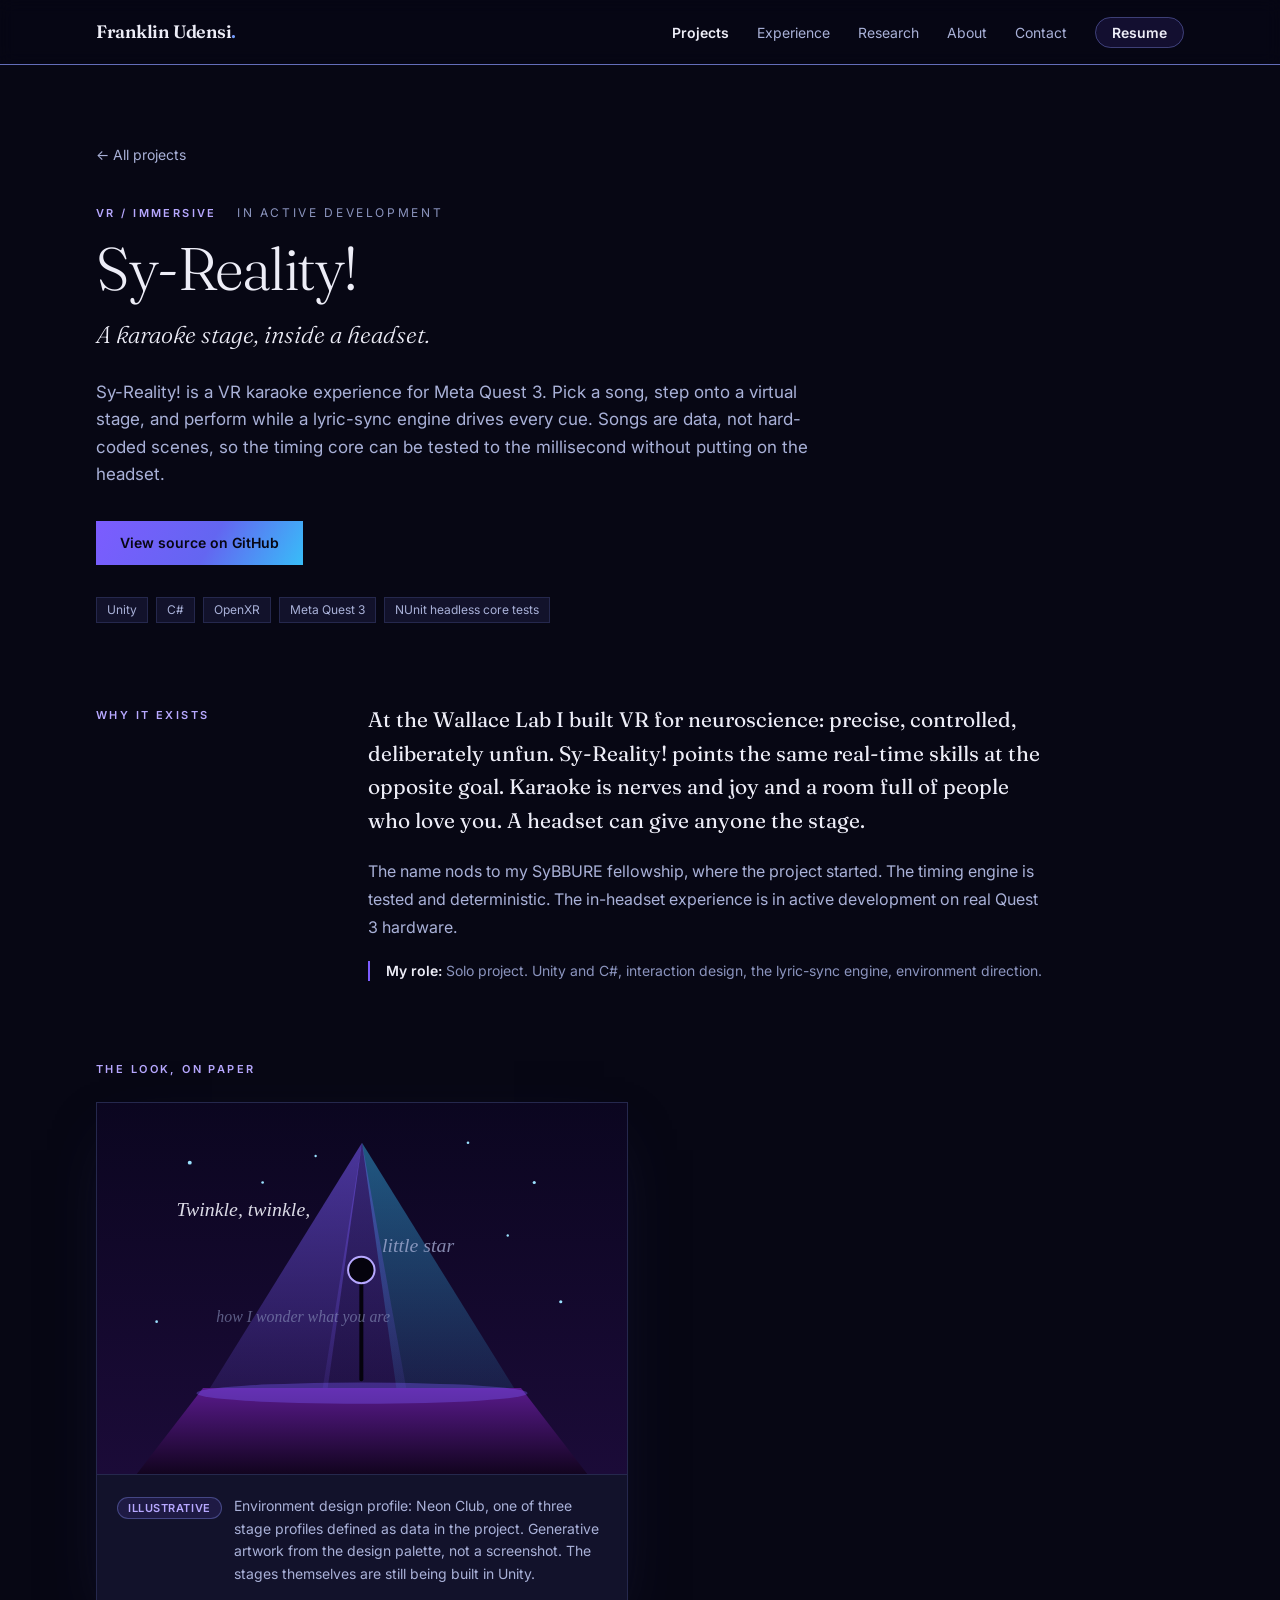
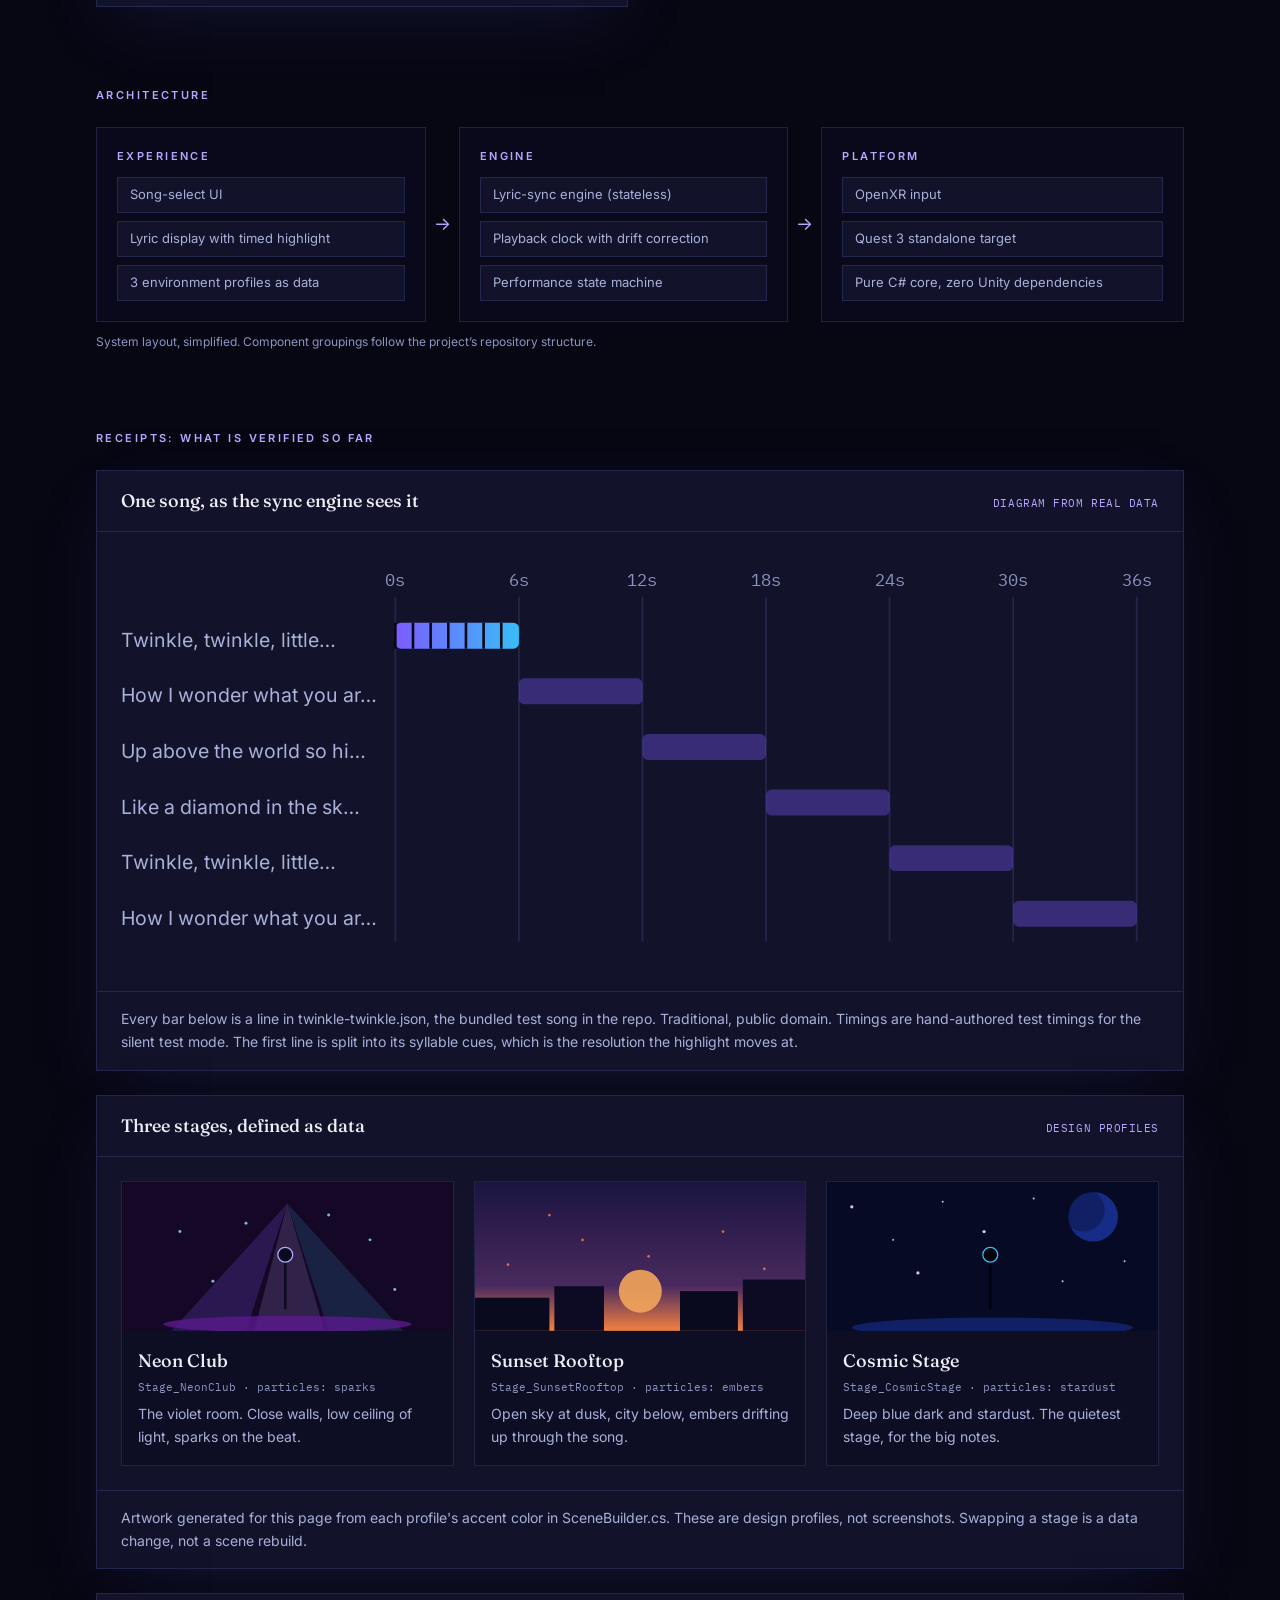
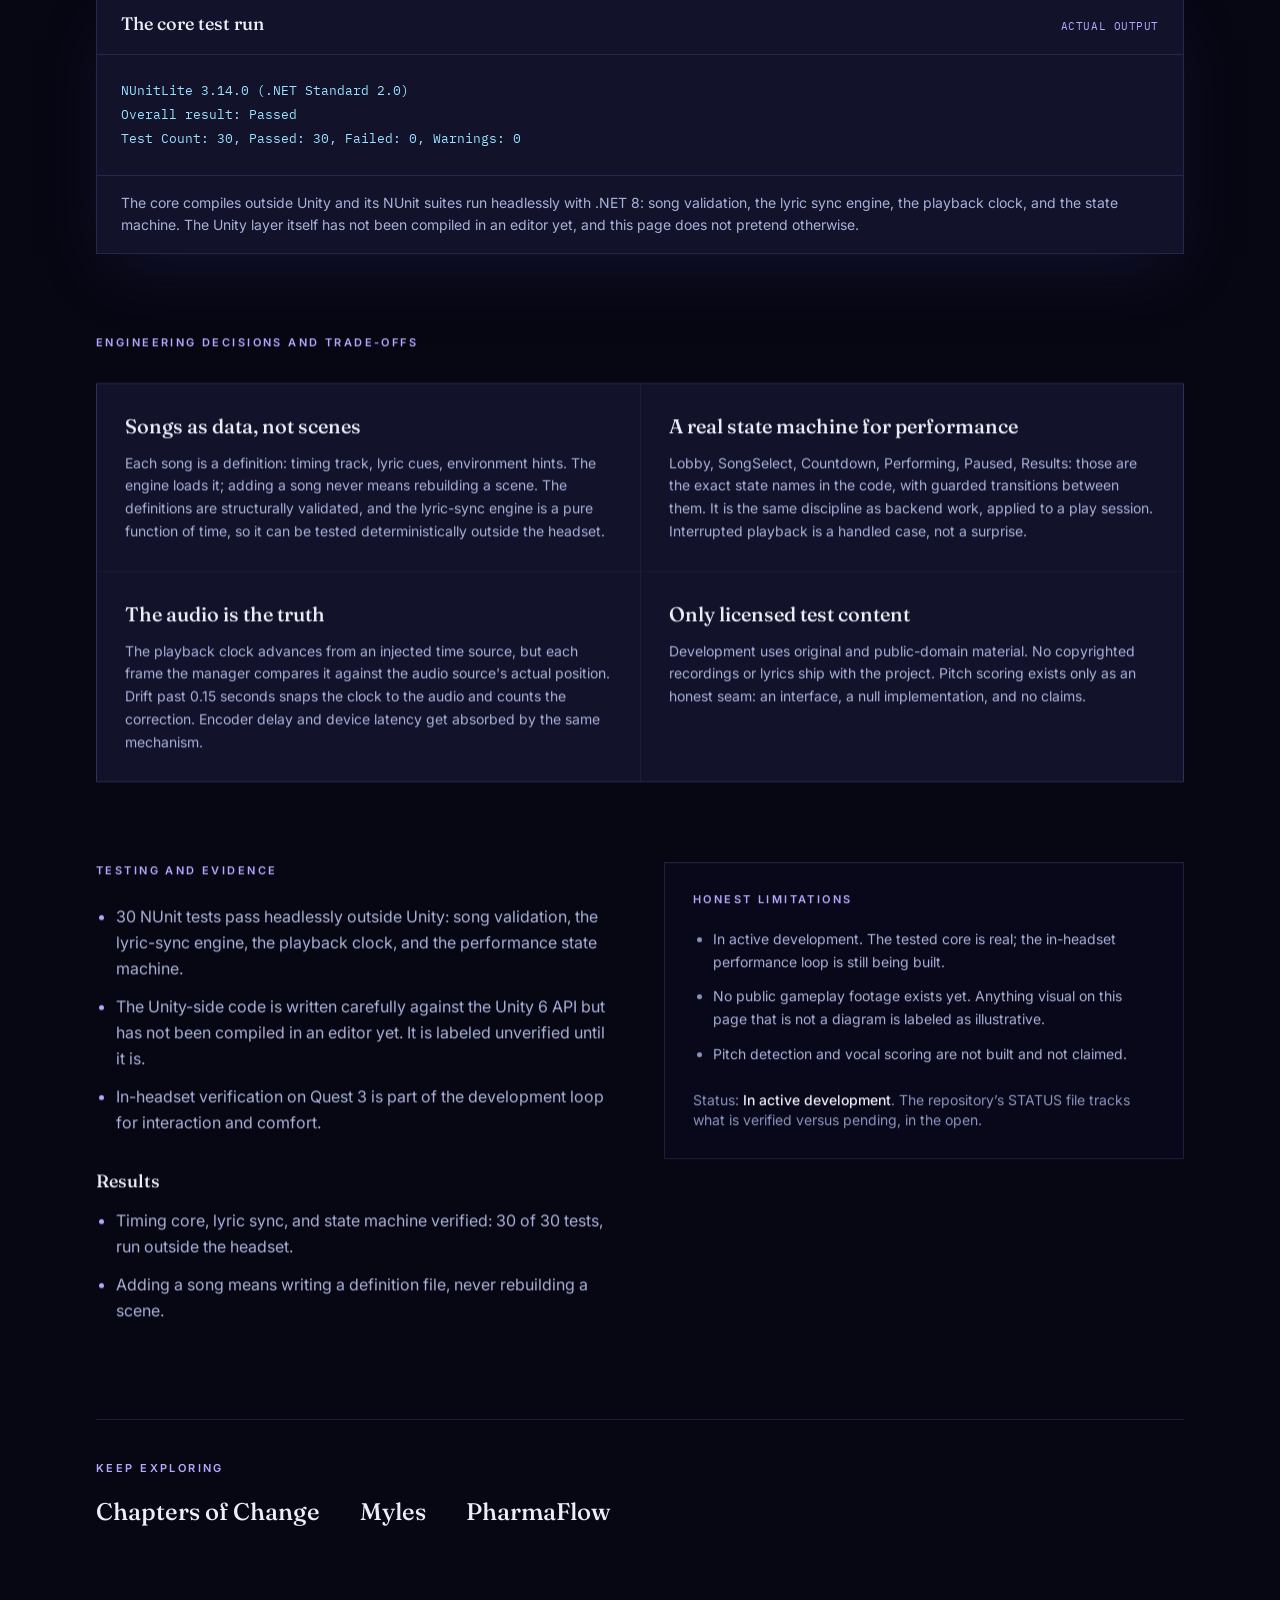
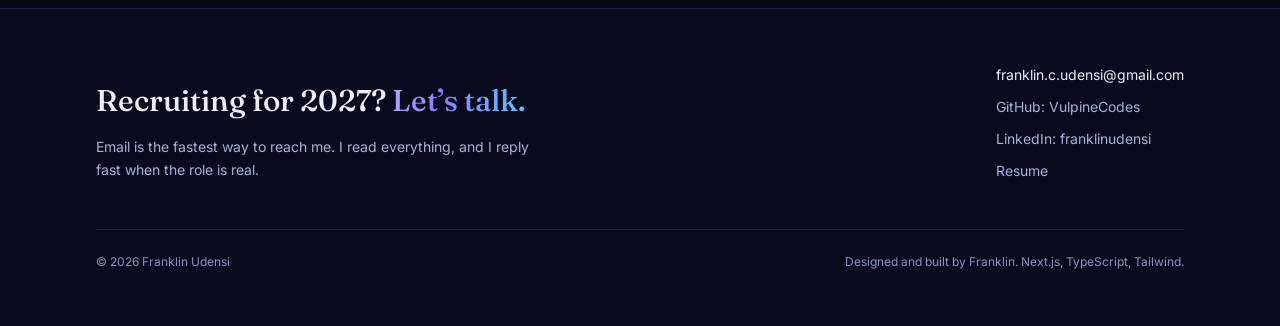
<file: projects/sy-reality.html>
<!DOCTYPE html><html lang="en"><head><meta charSet="utf-8"/><meta name="viewport" content="width=device-width, initial-scale=1"/><link rel="stylesheet" href="/_next/static/css/b5d6dec71631c97b.css" data-precedence="next"/><link rel="preload" as="script" fetchPriority="low" href="/_next/static/chunks/webpack-03f7c6bc932ce1e3.js"/><script src="/_next/static/chunks/fd9d1056-1f1f859026f5f0fa.js" async=""></script><script src="/_next/static/chunks/117-e7a95ff872d9ad6e.js" async=""></script><script src="/_next/static/chunks/main-app-d4679674a07abb10.js" async=""></script><script src="/_next/static/chunks/972-db255a47084783e7.js" async=""></script><script src="/_next/static/chunks/958-a81c5736fae3ac9c.js" async=""></script><script src="/_next/static/chunks/app/projects/%5Bslug%5D/page-d86a40023416be53.js" async=""></script><script src="/_next/static/chunks/app/layout-0e773e17b33c7920.js" async=""></script><link rel="preconnect" href="https://fonts.googleapis.com"/><link rel="preconnect" href="https://fonts.gstatic.com" crossorigin="anonymous"/><title>Sy-Reality! | Franklin Udensi</title><meta name="description" content="Sy-Reality! is a VR karaoke experience for Meta Quest 3. Pick a song, step onto a virtual stage, and perform while a lyric-sync engine drives every cue. Songs are data, not hard-coded scenes, so the timing core can be tested to the millisecond without putting on the headset."/><meta name="author" content="Franklin Udensi"/><meta name="keywords" content="Franklin Udensi,software engineer,Vanderbilt,full-stack,data infrastructure,AI applications,VR"/><meta name="robots" content="index, follow"/><meta property="og:title" content="Sy-Reality! | Franklin Udensi"/><meta property="og:description" content="A karaoke stage, inside a headset."/><meta name="twitter:card" content="summary"/><meta name="twitter:title" content="Franklin Udensi | Software Engineer"/><meta name="twitter:description" content="Franklin Udensi is a Vanderbilt junior studying computer science and cognitive psychology. He builds full-stack products, data infrastructure, and VR experiences. Previously a software engineering intern at Microsoft (Xbox)."/><link rel="icon" href="/icon.svg?8deb0ec6b6bf1eee" type="image/svg+xml" sizes="any"/><link href="https://fonts.googleapis.com/css2?family=Fraunces:ital,opsz,wght@0,9..144,300..600;1,9..144,300..600&amp;family=IBM+Plex+Mono:wght@400;500;600&amp;family=Inter:wght@300..700&amp;display=swap" rel="stylesheet"/><script src="/_next/static/chunks/polyfills-42372ed130431b0a.js" noModule=""></script></head><body class="flex min-h-screen flex-col"><a href="#main" class="sr-only focus:not-sr-only focus:absolute focus:left-4 focus:top-4 focus:z-[60] focus:bg-violet-deep focus:px-4 focus:py-2 focus:text-ink">Skip to content</a><header class="sticky top-0 z-50 border-b border-line/70 bg-night/85 backdrop-blur print:hidden"><div class="mx-auto flex h-16 max-w-6xl items-center justify-between px-5 sm:px-8"><a class="font-display text-lg font-semibold tracking-tight" aria-label="Franklin Udensi, home" href="/">Franklin Udensi<span class="text-accent-gradient" aria-hidden="true">.</span></a><nav aria-label="Primary" class="hidden md:block"><ul class="flex items-center gap-7"><li><a aria-current="page" class="link-underline text-sm font-semibold text-ink" href="/projects">Projects</a></li><li><a class="link-underline text-sm text-muted hover:text-ink" href="/experience">Experience</a></li><li><a class="link-underline text-sm text-muted hover:text-ink" href="/research">Research</a></li><li><a class="link-underline text-sm text-muted hover:text-ink" href="/about">About</a></li><li><a class="link-underline text-sm text-muted hover:text-ink" href="/contact">Contact</a></li><li><a class="rounded-full border border-lineStrong bg-violet-mist px-4 py-1.5 text-sm font-semibold text-ink transition-colors hover:border-violet-soft" href="/resume">Resume</a></li></ul></nav><button type="button" class="inline-flex h-11 w-11 items-center justify-center md:hidden" aria-expanded="false" aria-controls="mobile-nav" aria-label="Open menu"><span aria-hidden="true" class="text-2xl leading-none">≡</span></button></div></header><main id="main" class="flex-1"><article class="mx-auto max-w-6xl px-5 py-16 sm:px-8 lg:py-20"><div style="opacity:0;transform:translateY(24px)"><p class="text-sm"><a class="link-underline text-muted hover:text-ink" href="/projects">← All projects</a></p><div class="mt-10 flex flex-wrap items-center gap-x-5 gap-y-2"><p class="eyebrow">VR / Immersive</p><p class="text-xs uppercase tracking-widest2 text-faint">In active development</p></div><h1 class="mt-4 font-display text-5xl font-light leading-[1.02] tracking-tight sm:text-6xl">Sy-Reality!</h1><p class="mt-5 max-w-reading font-display text-2xl font-light italic leading-snug text-ink">A karaoke stage, inside a headset.</p><p class="mt-7 max-w-reading text-[17px] leading-relaxed text-muted">Sy-Reality! is a VR karaoke experience for Meta Quest 3. Pick a song, step onto a virtual stage, and perform while a lyric-sync engine drives every cue. Songs are data, not hard-coded scenes, so the timing core can be tested to the millisecond without putting on the headset.</p><div class="mt-8 flex flex-wrap items-center gap-4"><a href="https://github.com/VulpineCodes/sy-reality" target="_blank" rel="noreferrer" class="bg-accent-gradient px-6 py-3 text-sm font-semibold text-night transition-opacity hover:opacity-90">View source on GitHub</a></div><ul aria-label="Technology stack" class="mt-8 flex flex-wrap gap-2"><li class="border border-line bg-panel px-2.5 py-1 text-xs text-muted">Unity</li><li class="border border-line bg-panel px-2.5 py-1 text-xs text-muted">C#</li><li class="border border-line bg-panel px-2.5 py-1 text-xs text-muted">OpenXR</li><li class="border border-line bg-panel px-2.5 py-1 text-xs text-muted">Meta Quest 3</li><li class="border border-line bg-panel px-2.5 py-1 text-xs text-muted">NUnit headless core tests</li></ul></div><div style="opacity:0;transform:translateY(24px)"><section aria-labelledby="story-heading" class="mt-20 grid gap-8 lg:grid-cols-[240px_1fr]"><h2 id="story-heading" class="eyebrow pt-1">Why it exists</h2><div class="max-w-reading space-y-5 leading-[1.75] text-muted"><p class="font-display text-[21px] leading-[1.6] text-ink">At the Wallace Lab I built VR for neuroscience: precise, controlled, deliberately unfun. Sy-Reality! points the same real-time skills at the opposite goal. Karaoke is nerves and joy and a room full of people who love you. A headset can give anyone the stage.</p><p>The name nods to my SyBBURE fellowship, where the project started. The timing engine is tested and deterministic. The in-headset experience is in active development on real Quest 3 hardware.</p><p class="border-l-2 border-violet pl-4 text-sm text-faint"><span class="font-semibold text-ink">My role:</span> <!-- -->Solo project. Unity and C#, interaction design, the lyric-sync engine, environment direction.</p></div></section></div><div style="opacity:0;transform:translateY(24px)"><section aria-labelledby="visuals-heading" class="mt-20"><h2 id="visuals-heading" class="eyebrow">The look, on paper</h2><div class="mt-6 grid gap-6 lg:grid-cols-2"><figure class="card-surface overflow-hidden"><div class="border-b border-line"><img src="[data-uri]" alt="Generative artwork for the Neon Club environment profile: a violet stage with light beams and floating lyric lines" class="w-full" loading="lazy"/></div><figcaption class="flex items-start gap-3 p-5"><span class="mt-0.5 shrink-0 rounded-full border border-lineStrong bg-violet-mist px-2.5 py-0.5 text-[11px] font-semibold uppercase tracking-wider text-violet-soft">Illustrative</span><span class="text-sm leading-relaxed text-muted">Environment design profile: Neon Club, one of three stage profiles defined as data in the project. Generative artwork from the design palette, not a screenshot. The stages themselves are still being built in Unity.</span></figcaption></figure></div></section></div><div style="opacity:0;transform:translateY(24px)"><section aria-labelledby="arch-heading" class="mt-20"><h2 id="arch-heading" class="eyebrow">Architecture</h2><div class="mt-6"><figure aria-label="Architecture diagram"><ol class="flex flex-col gap-0 md:flex-row md:items-stretch"><li class="flex flex-col md:flex-1 md:flex-row md:items-stretch"><div class="flex-1 border border-line bg-abyss/70 p-5"><p class="eyebrow">Experience</p><ul class="mt-3 space-y-2"><li class="border border-line bg-panel px-3 py-2 text-[13px] leading-snug text-muted">Song-select UI</li><li class="border border-line bg-panel px-3 py-2 text-[13px] leading-snug text-muted">Lyric display with timed highlight</li><li class="border border-line bg-panel px-3 py-2 text-[13px] leading-snug text-muted">3 environment profiles as data</li></ul></div><div aria-hidden="true" class="flex items-center justify-center py-1 text-lg text-violet-soft md:px-2 md:py-0"><span class="rotate-90 md:rotate-0">→</span></div></li><li class="flex flex-col md:flex-1 md:flex-row md:items-stretch"><div class="flex-1 border border-line bg-abyss/70 p-5"><p class="eyebrow">Engine</p><ul class="mt-3 space-y-2"><li class="border border-line bg-panel px-3 py-2 text-[13px] leading-snug text-muted">Lyric-sync engine (stateless)</li><li class="border border-line bg-panel px-3 py-2 text-[13px] leading-snug text-muted">Playback clock with drift correction</li><li class="border border-line bg-panel px-3 py-2 text-[13px] leading-snug text-muted">Performance state machine</li></ul></div><div aria-hidden="true" class="flex items-center justify-center py-1 text-lg text-violet-soft md:px-2 md:py-0"><span class="rotate-90 md:rotate-0">→</span></div></li><li class="flex flex-col md:flex-1 md:flex-row md:items-stretch"><div class="flex-1 border border-line bg-abyss/70 p-5"><p class="eyebrow">Platform</p><ul class="mt-3 space-y-2"><li class="border border-line bg-panel px-3 py-2 text-[13px] leading-snug text-muted">OpenXR input</li><li class="border border-line bg-panel px-3 py-2 text-[13px] leading-snug text-muted">Quest 3 standalone target</li><li class="border border-line bg-panel px-3 py-2 text-[13px] leading-snug text-muted">Pure C# core, zero Unity dependencies</li></ul></div></li></ol><figcaption class="mt-3 text-xs text-faint">System layout, simplified. Component groupings follow the project’s repository structure.</figcaption></figure></div></section></div><div style="opacity:0;transform:translateY(24px)"><section aria-labelledby="receipts-heading" class="mt-20"><h2 id="receipts-heading" class="eyebrow">Receipts: what is verified so far</h2><div class="mt-6"><div class="space-y-6"><figure class="card-surface overflow-hidden"><div class="flex flex-wrap items-baseline justify-between gap-2 border-b border-line px-6 py-4"><figcaption class="font-display text-lg font-medium text-ink">One song, as the sync engine sees it</figcaption><span class="font-mono text-[11px] uppercase tracking-wider text-violet-soft">Diagram from real data</span></div><div class="p-6"><svg viewBox="0 0 560 222" class="w-full" role="img" aria-label="Timeline of the six lyric lines in Twinkle Twinkle Little Star, each six seconds long"><g><line x1="148" x2="148" y1="22" y2="208" stroke="rgba(140,155,255,0.14)"></line><text x="148" y="16" text-anchor="middle" font-size="9" fill="#8B94BE" font-family="IBM Plex Mono, monospace">0<!-- -->s</text></g><g><line x1="214.66666666666666" x2="214.66666666666666" y1="22" y2="208" stroke="rgba(140,155,255,0.14)"></line><text x="214.66666666666666" y="16" text-anchor="middle" font-size="9" fill="#8B94BE" font-family="IBM Plex Mono, monospace">6<!-- -->s</text></g><g><line x1="281.3333333333333" x2="281.3333333333333" y1="22" y2="208" stroke="rgba(140,155,255,0.14)"></line><text x="281.3333333333333" y="16" text-anchor="middle" font-size="9" fill="#8B94BE" font-family="IBM Plex Mono, monospace">12<!-- -->s</text></g><g><line x1="348" x2="348" y1="22" y2="208" stroke="rgba(140,155,255,0.14)"></line><text x="348" y="16" text-anchor="middle" font-size="9" fill="#8B94BE" font-family="IBM Plex Mono, monospace">18<!-- -->s</text></g><g><line x1="414.66666666666663" x2="414.66666666666663" y1="22" y2="208" stroke="rgba(140,155,255,0.14)"></line><text x="414.66666666666663" y="16" text-anchor="middle" font-size="9" fill="#8B94BE" font-family="IBM Plex Mono, monospace">24<!-- -->s</text></g><g><line x1="481.33333333333337" x2="481.33333333333337" y1="22" y2="208" stroke="rgba(140,155,255,0.14)"></line><text x="481.33333333333337" y="16" text-anchor="middle" font-size="9" fill="#8B94BE" font-family="IBM Plex Mono, monospace">30<!-- -->s</text></g><g><line x1="548" x2="548" y1="22" y2="208" stroke="rgba(140,155,255,0.14)"></line><text x="548" y="16" text-anchor="middle" font-size="9" fill="#8B94BE" font-family="IBM Plex Mono, monospace">36<!-- -->s</text></g><g><text x="0" y="49" font-size="10.5" fill="#A9B1D8" font-family="Inter, sans-serif">Twinkle, twinkle, little…</text><rect x="148" y="36" width="66.66666666666666" height="14" rx="3" fill="url(#syGrad)"></rect><line x1="148" x2="148" y1="36" y2="50" stroke="#070714" stroke-width="1.4"></line><line x1="157.5222222222222" x2="157.5222222222222" y1="36" y2="50" stroke="#070714" stroke-width="1.4"></line><line x1="167.04444444444445" x2="167.04444444444445" y1="36" y2="50" stroke="#070714" stroke-width="1.4"></line><line x1="176.56666666666666" x2="176.56666666666666" y1="36" y2="50" stroke="#070714" stroke-width="1.4"></line><line x1="186.1" x2="186.1" y1="36" y2="50" stroke="#070714" stroke-width="1.4"></line><line x1="195.6222222222222" x2="195.6222222222222" y1="36" y2="50" stroke="#070714" stroke-width="1.4"></line><line x1="205.14444444444445" x2="205.14444444444445" y1="36" y2="50" stroke="#070714" stroke-width="1.4"></line></g><g><text x="0" y="79" font-size="10.5" fill="#A9B1D8" font-family="Inter, sans-serif">How I wonder what you ar…</text><rect x="214.66666666666666" y="66" width="66.66666666666666" height="14" rx="3" fill="rgba(124,92,255,0.35)"></rect></g><g><text x="0" y="109" font-size="10.5" fill="#A9B1D8" font-family="Inter, sans-serif">Up above the world so hi…</text><rect x="281.3333333333333" y="96" width="66.66666666666669" height="14" rx="3" fill="rgba(124,92,255,0.35)"></rect></g><g><text x="0" y="139" font-size="10.5" fill="#A9B1D8" font-family="Inter, sans-serif">Like a diamond in the sk…</text><rect x="348" y="126" width="66.66666666666663" height="14" rx="3" fill="rgba(124,92,255,0.35)"></rect></g><g><text x="0" y="169" font-size="10.5" fill="#A9B1D8" font-family="Inter, sans-serif">Twinkle, twinkle, little…</text><rect x="414.66666666666663" y="156" width="66.66666666666674" height="14" rx="3" fill="rgba(124,92,255,0.35)"></rect></g><g><text x="0" y="199" font-size="10.5" fill="#A9B1D8" font-family="Inter, sans-serif">How I wonder what you ar…</text><rect x="481.33333333333337" y="186" width="66.66666666666663" height="14" rx="3" fill="rgba(124,92,255,0.35)"></rect></g><defs><linearGradient id="syGrad" x1="0" y1="0" x2="1" y2="0"><stop offset="0%" stop-color="#7C5CFF"></stop><stop offset="100%" stop-color="#38BDF8"></stop></linearGradient></defs></svg></div><p class="border-t border-line px-6 py-4 text-sm leading-relaxed text-muted">Every bar below is a line in twinkle-twinkle.json, the bundled test song in the repo. Traditional, public domain. Timings are hand-authored test timings for the silent test mode. The first line is split into its syllable cues, which is the resolution the highlight moves at.</p></figure><figure class="card-surface overflow-hidden"><div class="flex flex-wrap items-baseline justify-between gap-2 border-b border-line px-6 py-4"><figcaption class="font-display text-lg font-medium text-ink">Three stages, defined as data</figcaption><span class="font-mono text-[11px] uppercase tracking-wider text-violet-soft">Design profiles</span></div><div class="p-6"><div class="grid gap-5 sm:grid-cols-3"><article class="border border-line bg-abyss/60"><svg viewBox="0 0 400 180" class="w-full" role="img" aria-label="Generative artwork for the Neon Club profile: violet light beams over a dark stage"><rect width="400" height="180" fill="#150826"></rect><polygon points="200,26 60,180 150,180" fill="#7C5CFF" opacity="0.20"></polygon><polygon points="200,26 250,180 340,180" fill="#38BDF8" opacity="0.14"></polygon><polygon points="200,26 160,180 245,180" fill="#B7A8FF" opacity="0.16"></polygon><ellipse cx="200" cy="172" rx="150" ry="10" fill="#591A8C" opacity="0.8"></ellipse><rect x="196" y="96" width="3" height="58" fill="#0A0A1E"></rect><circle cx="197.5" cy="88" r="9" fill="#0A0A1E" stroke="#B7A8FF" stroke-width="1.5"></circle><circle cx="70" cy="60" r="1.8" fill="#9BE2FF" opacity="0.8"></circle><circle cx="110" cy="120" r="1.8" fill="#9BE2FF" opacity="0.8"></circle><circle cx="300" cy="70" r="1.8" fill="#9BE2FF" opacity="0.8"></circle><circle cx="330" cy="130" r="1.8" fill="#9BE2FF" opacity="0.8"></circle><circle cx="250" cy="40" r="1.8" fill="#9BE2FF" opacity="0.8"></circle><circle cx="150" cy="50" r="1.8" fill="#9BE2FF" opacity="0.8"></circle></svg><div class="p-4"><h3 class="font-display text-lg font-medium text-ink">Neon Club</h3><p class="mt-1 font-mono text-[11px] text-faint">Stage_NeonClub<!-- --> · particles: <!-- -->sparks</p><p class="mt-2 text-sm leading-relaxed text-muted">The violet room. Close walls, low ceiling of light, sparks on the beat.</p></div></article><article class="border border-line bg-abyss/60"><svg viewBox="0 0 400 180" class="w-full" role="img" aria-label="Generative artwork for the Sunset Rooftop profile: a dusk skyline with drifting embers"><defs><linearGradient id="duskSky" x1="0" y1="0" x2="0" y2="1"><stop offset="0%" stop-color="#1A1440"></stop><stop offset="70%" stop-color="#4A2A5E"></stop><stop offset="100%" stop-color="#F28040"></stop></linearGradient></defs><rect width="400" height="180" fill="url(#duskSky)"></rect><circle cx="200" cy="132" r="26" fill="#F2A65A" opacity="0.9"></circle><rect x="0" y="140" width="90" height="40" fill="#0A0A1E"></rect><rect x="96" y="126" width="60" height="54" fill="#0D0B24"></rect><rect x="248" y="132" width="70" height="48" fill="#0A0A1E"></rect><rect x="324" y="118" width="76" height="62" fill="#0D0B24"></rect><circle cx="40" cy="100" r="1.6" fill="#F28040" opacity="0.85"></circle><circle cx="130" cy="70" r="1.6" fill="#F28040" opacity="0.85"></circle><circle cx="210" cy="90" r="1.6" fill="#F28040" opacity="0.85"></circle><circle cx="300" cy="60" r="1.6" fill="#F28040" opacity="0.85"></circle><circle cx="350" cy="105" r="1.6" fill="#F28040" opacity="0.85"></circle><circle cx="90" cy="40" r="1.6" fill="#F28040" opacity="0.85"></circle></svg><div class="p-4"><h3 class="font-display text-lg font-medium text-ink">Sunset Rooftop</h3><p class="mt-1 font-mono text-[11px] text-faint">Stage_SunsetRooftop<!-- --> · particles: <!-- -->embers</p><p class="mt-2 text-sm leading-relaxed text-muted">Open sky at dusk, city below, embers drifting up through the song.</p></div></article><article class="border border-line bg-abyss/60"><svg viewBox="0 0 400 180" class="w-full" role="img" aria-label="Generative artwork for the Cosmic Stage profile: a deep blue stage under stars"><rect width="400" height="180" fill="#060A24"></rect><circle cx="322" cy="42" r="30" fill="#1A3399" opacity="0.85"></circle><circle cx="310" cy="34" r="26" fill="#060A24" opacity="0.35"></circle><ellipse cx="200" cy="176" rx="170" ry="12" fill="#1A3399" opacity="0.55"></ellipse><rect x="196" y="96" width="3" height="58" fill="#02020A"></rect><circle cx="197.5" cy="88" r="9" fill="#02020A" stroke="#38BDF8" stroke-width="1.5"></circle><circle cx="30" cy="30" r="2" fill="#EDEDF7" opacity="0.85"></circle><circle cx="80" cy="70" r="1.2" fill="#EDEDF7" opacity="0.85"></circle><circle cx="140" cy="24" r="1.2" fill="#EDEDF7" opacity="0.85"></circle><circle cx="190" cy="60" r="2" fill="#EDEDF7" opacity="0.85"></circle><circle cx="250" cy="20" r="1.2" fill="#EDEDF7" opacity="0.85"></circle><circle cx="360" cy="96" r="1.2" fill="#EDEDF7" opacity="0.85"></circle><circle cx="110" cy="110" r="2" fill="#EDEDF7" opacity="0.85"></circle><circle cx="285" cy="120" r="1.2" fill="#EDEDF7" opacity="0.85"></circle></svg><div class="p-4"><h3 class="font-display text-lg font-medium text-ink">Cosmic Stage</h3><p class="mt-1 font-mono text-[11px] text-faint">Stage_CosmicStage<!-- --> · particles: <!-- -->stardust</p><p class="mt-2 text-sm leading-relaxed text-muted">Deep blue dark and stardust. The quietest stage, for the big notes.</p></div></article></div></div><p class="border-t border-line px-6 py-4 text-sm leading-relaxed text-muted">Artwork generated for this page from each profile&#x27;s accent color in SceneBuilder.cs. These are design profiles, not screenshots. Swapping a stage is a data change, not a scene rebuild.</p></figure><figure class="card-surface overflow-hidden"><div class="flex flex-wrap items-baseline justify-between gap-2 border-b border-line px-6 py-4"><figcaption class="font-display text-lg font-medium text-ink">The core test run</figcaption><span class="font-mono text-[11px] uppercase tracking-wider text-violet-soft">Actual output</span></div><div class="p-6"><pre class="overflow-x-auto font-mono text-[12.5px] leading-[1.9] text-glow-soft">NUnitLite 3.14.0 (.NET Standard 2.0)
Overall result: Passed
Test Count: 30, Passed: 30, Failed: 0, Warnings: 0</pre></div><p class="border-t border-line px-6 py-4 text-sm leading-relaxed text-muted">The core compiles outside Unity and its NUnit suites run headlessly with .NET 8: song validation, the lyric sync engine, the playback clock, and the state machine. The Unity layer itself has not been compiled in an editor yet, and this page does not pretend otherwise.</p></figure></div></div></section></div><div style="opacity:0;transform:translateY(24px)"><section aria-labelledby="decisions-heading" class="mt-20"><h2 id="decisions-heading" class="eyebrow">Engineering decisions and trade-offs</h2><div class="mt-8 grid gap-px border border-line bg-line md:grid-cols-2"><article class="bg-panel p-7"><h3 class="font-display text-xl font-medium text-ink">Songs as data, not scenes</h3><p class="mt-3 text-sm leading-relaxed text-muted">Each song is a definition: timing track, lyric cues, environment hints. The engine loads it; adding a song never means rebuilding a scene. The definitions are structurally validated, and the lyric-sync engine is a pure function of time, so it can be tested deterministically outside the headset.</p></article><article class="bg-panel p-7"><h3 class="font-display text-xl font-medium text-ink">A real state machine for performance</h3><p class="mt-3 text-sm leading-relaxed text-muted">Lobby, SongSelect, Countdown, Performing, Paused, Results: those are the exact state names in the code, with guarded transitions between them. It is the same discipline as backend work, applied to a play session. Interrupted playback is a handled case, not a surprise.</p></article><article class="bg-panel p-7"><h3 class="font-display text-xl font-medium text-ink">The audio is the truth</h3><p class="mt-3 text-sm leading-relaxed text-muted">The playback clock advances from an injected time source, but each frame the manager compares it against the audio source&#x27;s actual position. Drift past 0.15 seconds snaps the clock to the audio and counts the correction. Encoder delay and device latency get absorbed by the same mechanism.</p></article><article class="bg-panel p-7"><h3 class="font-display text-xl font-medium text-ink">Only licensed test content</h3><p class="mt-3 text-sm leading-relaxed text-muted">Development uses original and public-domain material. No copyrighted recordings or lyrics ship with the project. Pitch scoring exists only as an honest seam: an interface, a null implementation, and no claims.</p></article></div></section></div><div class="mt-20 grid gap-12 lg:grid-cols-2"><div style="opacity:0;transform:translateY(24px)"><section aria-labelledby="evidence-heading"><h2 id="evidence-heading" class="eyebrow">Testing and evidence</h2><ul class="mt-6 list-disc space-y-3 pl-5 leading-relaxed text-muted marker:text-violet-soft"><li>30 NUnit tests pass headlessly outside Unity: song validation, the lyric-sync engine, the playback clock, and the performance state machine.</li><li>The Unity-side code is written carefully against the Unity 6 API but has not been compiled in an editor yet. It is labeled unverified until it is.</li><li>In-headset verification on Quest 3 is part of the development loop for interaction and comfort.</li></ul><h3 class="mt-8 font-display text-lg font-medium text-ink">Results</h3><ul class="mt-3 list-disc space-y-3 pl-5 leading-relaxed text-muted marker:text-violet-soft"><li>Timing core, lyric sync, and state machine verified: 30 of 30 tests, run outside the headset.</li><li>Adding a song means writing a definition file, never rebuilding a scene.</li></ul></section></div><div style="opacity:0;transform:translateY(24px)"><section aria-labelledby="limits-heading" class="border border-line bg-abyss/60 p-7"><h2 id="limits-heading" class="eyebrow">Honest limitations</h2><ul class="mt-5 list-disc space-y-3 pl-5 text-sm leading-relaxed text-muted marker:text-faint"><li>In active development. The tested core is real; the in-headset performance loop is still being built.</li><li>No public gameplay footage exists yet. Anything visual on this page that is not a diagram is labeled as illustrative.</li><li>Pitch detection and vocal scoring are not built and not claimed.</li></ul><p class="mt-6 text-sm text-faint">Status: <span class="font-medium text-ink">In active development</span>. The repository’s STATUS file tracks what is verified versus pending, in the open.</p></section></div></div><nav aria-label="More projects" class="mt-24 border-t border-line pt-10"><p class="eyebrow">Keep exploring</p><ul class="mt-5 flex flex-wrap gap-x-10 gap-y-3"><li><a class="link-underline font-display text-2xl font-medium text-ink" href="/projects/chapters-of-change">Chapters of Change</a></li><li><a class="link-underline font-display text-2xl font-medium text-ink" href="/projects/myles">Myles</a></li><li><a class="link-underline font-display text-2xl font-medium text-ink" href="/projects/pharmaflow">PharmaFlow</a></li></ul></nav></article></main><footer class="border-t border-line bg-abyss print:hidden"><div class="mx-auto max-w-6xl px-5 py-14 sm:px-8"><div class="flex flex-col gap-10 md:flex-row md:items-end md:justify-between"><div><p class="max-w-md font-display text-3xl font-medium leading-tight">Recruiting for 2027? <span class="text-accent-gradient">Let’s talk.</span></p><p class="mt-4 max-w-md text-sm leading-relaxed text-muted">Email is the fastest way to reach me. I read everything, and I reply fast when the role is real.</p></div><nav aria-label="Footer"><ul class="space-y-3 text-sm"><li><a class="link-underline text-ink" href="mailto:franklin.c.udensi@gmail.com">franklin.c.udensi@gmail.com</a></li><li><a class="link-underline text-muted hover:text-ink" href="https://github.com/VulpineCodes" target="_blank" rel="noreferrer">GitHub: VulpineCodes</a></li><li><a class="link-underline text-muted hover:text-ink" href="https://www.linkedin.com/in/franklinudensi" target="_blank" rel="noreferrer">LinkedIn: franklinudensi</a></li><li><a class="link-underline text-muted hover:text-ink" href="/resume">Resume</a></li></ul></nav></div><div class="mt-12 flex flex-col gap-2 border-t border-line pt-6 text-xs text-faint sm:flex-row sm:justify-between"><p>© <!-- -->2026<!-- --> Franklin Udensi</p><p>Designed and built by Franklin. Next.js, TypeScript, Tailwind.</p></div></div></footer><script src="/_next/static/chunks/webpack-03f7c6bc932ce1e3.js" async=""></script><script>(self.__next_f=self.__next_f||[]).push([0]);self.__next_f.push([2,null])</script><script>self.__next_f.push([1,"1:HL[\"/_next/static/css/b5d6dec71631c97b.css\",\"style\"]\n"])</script><script>self.__next_f.push([1,"2:I[2846,[],\"\"]\n4:I[24,[\"972\",\"static/chunks/972-db255a47084783e7.js\",\"958\",\"static/chunks/958-a81c5736fae3ac9c.js\",\"101\",\"static/chunks/app/projects/%5Bslug%5D/page-d86a40023416be53.js\"],\"default\"]\n5:I[2972,[\"972\",\"static/chunks/972-db255a47084783e7.js\",\"958\",\"static/chunks/958-a81c5736fae3ac9c.js\",\"101\",\"static/chunks/app/projects/%5Bslug%5D/page-d86a40023416be53.js\"],\"\"]\n7:I[4707,[],\"\"]\n9:I[6423,[],\"\"]\na:I[4624,[\"972\",\"static/chunks/972-db255a47084783e7.js\",\"185\",\"static/chunks/app/layout-0e773e17b33c7920.js\"],\"default\"]\nc:I[1060,[],\"\"]\n6:Tb96,"])</script><script>self.__next_f.push([1,"[data-uri]"])</script><script>self.__next_f.push([1,"8:[\"slug\",\"sy-reality\",\"d\"]\nd:[]\n"])</script><script>self.__next_f.push([1,"0:[\"$\",\"$L2\",null,{\"buildId\":\"0wEZ3ZyA7oJgiKQ1t7ur5\",\"assetPrefix\":\"\",\"urlParts\":[\"\",\"projects\",\"sy-reality\"],\"initialTree\":[\"\",{\"children\":[\"projects\",{\"children\":[[\"slug\",\"sy-reality\",\"d\"],{\"children\":[\"__PAGE__?{\\\"slug\\\":\\\"sy-reality\\\"}\",{}]}]}]},\"$undefined\",\"$undefined\",true],\"initialSeedData\":[\"\",{\"children\":[\"projects\",{\"children\":[[\"slug\",\"sy-reality\",\"d\"],{\"children\":[\"__PAGE__\",{},[[\"$L3\",[\"$\",\"article\",null,{\"className\":\"mx-auto max-w-6xl px-5 py-16 sm:px-8 lg:py-20\",\"children\":[[\"$\",\"$L4\",null,{\"children\":[[\"$\",\"p\",null,{\"className\":\"text-sm\",\"children\":[\"$\",\"$L5\",null,{\"href\":\"/projects\",\"className\":\"link-underline text-muted hover:text-ink\",\"children\":\"← All projects\"}]}],[\"$\",\"div\",null,{\"className\":\"mt-10 flex flex-wrap items-center gap-x-5 gap-y-2\",\"children\":[[\"$\",\"p\",null,{\"className\":\"eyebrow\",\"children\":\"VR / Immersive\"}],[\"$\",\"p\",null,{\"className\":\"text-xs uppercase tracking-widest2 text-faint\",\"children\":\"In active development\"}]]}],[\"$\",\"h1\",null,{\"className\":\"mt-4 font-display text-5xl font-light leading-[1.02] tracking-tight sm:text-6xl\",\"children\":\"Sy-Reality!\"}],[\"$\",\"p\",null,{\"className\":\"mt-5 max-w-reading font-display text-2xl font-light italic leading-snug text-ink\",\"children\":\"A karaoke stage, inside a headset.\"}],[\"$\",\"p\",null,{\"className\":\"mt-7 max-w-reading text-[17px] leading-relaxed text-muted\",\"children\":\"Sy-Reality! is a VR karaoke experience for Meta Quest 3. Pick a song, step onto a virtual stage, and perform while a lyric-sync engine drives every cue. Songs are data, not hard-coded scenes, so the timing core can be tested to the millisecond without putting on the headset.\"}],[\"$\",\"div\",null,{\"className\":\"mt-8 flex flex-wrap items-center gap-4\",\"children\":[[\"$\",\"a\",null,{\"href\":\"https://github.com/VulpineCodes/sy-reality\",\"target\":\"_blank\",\"rel\":\"noreferrer\",\"className\":\"bg-accent-gradient px-6 py-3 text-sm font-semibold text-night transition-opacity hover:opacity-90\",\"children\":\"View source on GitHub\"}],\"$undefined\"]}],[\"$\",\"ul\",null,{\"aria-label\":\"Technology stack\",\"className\":\"mt-8 flex flex-wrap gap-2\",\"children\":[[\"$\",\"li\",\"Unity\",{\"className\":\"border border-line bg-panel px-2.5 py-1 text-xs text-muted\",\"children\":\"Unity\"}],[\"$\",\"li\",\"C#\",{\"className\":\"border border-line bg-panel px-2.5 py-1 text-xs text-muted\",\"children\":\"C#\"}],[\"$\",\"li\",\"OpenXR\",{\"className\":\"border border-line bg-panel px-2.5 py-1 text-xs text-muted\",\"children\":\"OpenXR\"}],[\"$\",\"li\",\"Meta Quest 3\",{\"className\":\"border border-line bg-panel px-2.5 py-1 text-xs text-muted\",\"children\":\"Meta Quest 3\"}],[\"$\",\"li\",\"NUnit headless core tests\",{\"className\":\"border border-line bg-panel px-2.5 py-1 text-xs text-muted\",\"children\":\"NUnit headless core tests\"}]]}]]}],[\"$\",\"$L4\",null,{\"children\":[\"$\",\"section\",null,{\"aria-labelledby\":\"story-heading\",\"className\":\"mt-20 grid gap-8 lg:grid-cols-[240px_1fr]\",\"children\":[[\"$\",\"h2\",null,{\"id\":\"story-heading\",\"className\":\"eyebrow pt-1\",\"children\":\"Why it exists\"}],[\"$\",\"div\",null,{\"className\":\"max-w-reading space-y-5 leading-[1.75] text-muted\",\"children\":[[[\"$\",\"p\",\"0\",{\"className\":\"font-display text-[21px] leading-[1.6] text-ink\",\"children\":\"At the Wallace Lab I built VR for neuroscience: precise, controlled, deliberately unfun. Sy-Reality! points the same real-time skills at the opposite goal. Karaoke is nerves and joy and a room full of people who love you. A headset can give anyone the stage.\"}],[\"$\",\"p\",\"1\",{\"className\":\"$undefined\",\"children\":\"The name nods to my SyBBURE fellowship, where the project started. The timing engine is tested and deterministic. The in-headset experience is in active development on real Quest 3 hardware.\"}]],[\"$\",\"p\",null,{\"className\":\"border-l-2 border-violet pl-4 text-sm text-faint\",\"children\":[[\"$\",\"span\",null,{\"className\":\"font-semibold text-ink\",\"children\":\"My role:\"}],\" \",\"Solo project. Unity and C#, interaction design, the lyric-sync engine, environment direction.\"]}]]}]]}]}],[\"$\",\"$L4\",null,{\"children\":[\"$\",\"section\",null,{\"aria-labelledby\":\"visuals-heading\",\"className\":\"mt-20\",\"children\":[[\"$\",\"h2\",null,{\"id\":\"visuals-heading\",\"className\":\"eyebrow\",\"children\":\"The look, on paper\"}],[\"$\",\"div\",null,{\"className\":\"mt-6 grid gap-6 lg:grid-cols-2\",\"children\":[[\"$\",\"figure\",null,{\"className\":\"card-surface overflow-hidden\",\"children\":[[\"$\",\"div\",null,{\"className\":\"border-b border-line\",\"children\":[\"$\",\"img\",null,{\"src\":\"$6\",\"alt\":\"Generative artwork for the Neon Club environment profile: a violet stage with light beams and floating lyric lines\",\"className\":\"w-full\",\"loading\":\"lazy\"}]}],[\"$\",\"figcaption\",null,{\"className\":\"flex items-start gap-3 p-5\",\"children\":[[\"$\",\"span\",null,{\"className\":\"mt-0.5 shrink-0 rounded-full border border-lineStrong bg-violet-mist px-2.5 py-0.5 text-[11px] font-semibold uppercase tracking-wider text-violet-soft\",\"children\":\"Illustrative\"}],[\"$\",\"span\",null,{\"className\":\"text-sm leading-relaxed text-muted\",\"children\":\"Environment design profile: Neon Club, one of three stage profiles defined as data in the project. Generative artwork from the design palette, not a screenshot. The stages themselves are still being built in Unity.\"}]]}]]}]]}]]}]}],[\"$\",\"$L4\",null,{\"children\":[\"$\",\"section\",null,{\"aria-labelledby\":\"arch-heading\",\"className\":\"mt-20\",\"children\":[[\"$\",\"h2\",null,{\"id\":\"arch-heading\",\"className\":\"eyebrow\",\"children\":\"Architecture\"}],[\"$\",\"div\",null,{\"className\":\"mt-6\",\"children\":[\"$\",\"figure\",null,{\"aria-label\":\"Architecture diagram\",\"children\":[[\"$\",\"ol\",null,{\"className\":\"flex flex-col gap-0 md:flex-row md:items-stretch\",\"children\":[[\"$\",\"li\",\"Experience\",{\"className\":\"flex flex-col md:flex-1 md:flex-row md:items-stretch\",\"children\":[[\"$\",\"div\",null,{\"className\":\"flex-1 border border-line bg-abyss/70 p-5\",\"children\":[[\"$\",\"p\",null,{\"className\":\"eyebrow\",\"children\":\"Experience\"}],[\"$\",\"ul\",null,{\"className\":\"mt-3 space-y-2\",\"children\":[[\"$\",\"li\",\"Song-select UI\",{\"className\":\"border border-line bg-panel px-3 py-2 text-[13px] leading-snug text-muted\",\"children\":\"Song-select UI\"}],[\"$\",\"li\",\"Lyric display with timed highlight\",{\"className\":\"border border-line bg-panel px-3 py-2 text-[13px] leading-snug text-muted\",\"children\":\"Lyric display with timed highlight\"}],[\"$\",\"li\",\"3 environment profiles as data\",{\"className\":\"border border-line bg-panel px-3 py-2 text-[13px] leading-snug text-muted\",\"children\":\"3 environment profiles as data\"}]]}]]}],[\"$\",\"div\",null,{\"aria-hidden\":\"true\",\"className\":\"flex items-center justify-center py-1 text-lg text-violet-soft md:px-2 md:py-0\",\"children\":[\"$\",\"span\",null,{\"className\":\"rotate-90 md:rotate-0\",\"children\":\"→\"}]}]]}],[\"$\",\"li\",\"Engine\",{\"className\":\"flex flex-col md:flex-1 md:flex-row md:items-stretch\",\"children\":[[\"$\",\"div\",null,{\"className\":\"flex-1 border border-line bg-abyss/70 p-5\",\"children\":[[\"$\",\"p\",null,{\"className\":\"eyebrow\",\"children\":\"Engine\"}],[\"$\",\"ul\",null,{\"className\":\"mt-3 space-y-2\",\"children\":[[\"$\",\"li\",\"Lyric-sync engine (stateless)\",{\"className\":\"border border-line bg-panel px-3 py-2 text-[13px] leading-snug text-muted\",\"children\":\"Lyric-sync engine (stateless)\"}],[\"$\",\"li\",\"Playback clock with drift correction\",{\"className\":\"border border-line bg-panel px-3 py-2 text-[13px] leading-snug text-muted\",\"children\":\"Playback clock with drift correction\"}],[\"$\",\"li\",\"Performance state machine\",{\"className\":\"border border-line bg-panel px-3 py-2 text-[13px] leading-snug text-muted\",\"children\":\"Performance state machine\"}]]}]]}],[\"$\",\"div\",null,{\"aria-hidden\":\"true\",\"className\":\"flex items-center justify-center py-1 text-lg text-violet-soft md:px-2 md:py-0\",\"children\":[\"$\",\"span\",null,{\"className\":\"rotate-90 md:rotate-0\",\"children\":\"→\"}]}]]}],[\"$\",\"li\",\"Platform\",{\"className\":\"flex flex-col md:flex-1 md:flex-row md:items-stretch\",\"children\":[[\"$\",\"div\",null,{\"className\":\"flex-1 border border-line bg-abyss/70 p-5\",\"children\":[[\"$\",\"p\",null,{\"className\":\"eyebrow\",\"children\":\"Platform\"}],[\"$\",\"ul\",null,{\"className\":\"mt-3 space-y-2\",\"children\":[[\"$\",\"li\",\"OpenXR input\",{\"className\":\"border border-line bg-panel px-3 py-2 text-[13px] leading-snug text-muted\",\"children\":\"OpenXR input\"}],[\"$\",\"li\",\"Quest 3 standalone target\",{\"className\":\"border border-line bg-panel px-3 py-2 text-[13px] leading-snug text-muted\",\"children\":\"Quest 3 standalone target\"}],[\"$\",\"li\",\"Pure C# core, zero Unity dependencies\",{\"className\":\"border border-line bg-panel px-3 py-2 text-[13px] leading-snug text-muted\",\"children\":\"Pure C# core, zero Unity dependencies\"}]]}]]}],false]}]]}],[\"$\",\"figcaption\",null,{\"className\":\"mt-3 text-xs text-faint\",\"children\":\"System layout, simplified. Component groupings follow the project’s repository structure.\"}]]}]}]]}]}],[\"$\",\"$L4\",null,{\"children\":[\"$\",\"section\",null,{\"aria-labelledby\":\"receipts-heading\",\"className\":\"mt-20\",\"children\":[[\"$\",\"h2\",null,{\"id\":\"receipts-heading\",\"className\":\"eyebrow\",\"children\":\"Receipts: what is verified so far\"}],[\"$\",\"div\",null,{\"className\":\"mt-6\",\"children\":[\"$\",\"div\",null,{\"className\":\"space-y-6\",\"children\":[[\"$\",\"figure\",null,{\"className\":\"card-surface overflow-hidden\",\"children\":[[\"$\",\"div\",null,{\"className\":\"flex flex-wrap items-baseline justify-between gap-2 border-b border-line px-6 py-4\",\"children\":[[\"$\",\"figcaption\",null,{\"className\":\"font-display text-lg font-medium text-ink\",\"children\":\"One song, as the sync engine sees it\"}],[\"$\",\"span\",null,{\"className\":\"font-mono text-[11px] uppercase tracking-wider text-violet-soft\",\"children\":\"Diagram from real data\"}]]}],[\"$\",\"div\",null,{\"className\":\"p-6\",\"children\":[\"$\",\"svg\",null,{\"viewBox\":\"0 0 560 222\",\"className\":\"w-full\",\"role\":\"img\",\"aria-label\":\"Timeline of the six lyric lines in Twinkle Twinkle Little Star, each six seconds long\",\"children\":[[[\"$\",\"g\",\"0\",{\"children\":[[\"$\",\"line\",null,{\"x1\":148,\"x2\":148,\"y1\":22,\"y2\":208,\"stroke\":\"rgba(140,155,255,0.14)\"}],[\"$\",\"text\",null,{\"x\":148,\"y\":16,\"textAnchor\":\"middle\",\"fontSize\":\"9\",\"fill\":\"#8B94BE\",\"fontFamily\":\"IBM Plex Mono, monospace\",\"children\":[0,\"s\"]}]]}],[\"$\",\"g\",\"6\",{\"children\":[[\"$\",\"line\",null,{\"x1\":214.66666666666666,\"x2\":214.66666666666666,\"y1\":22,\"y2\":208,\"stroke\":\"rgba(140,155,255,0.14)\"}],[\"$\",\"text\",null,{\"x\":214.66666666666666,\"y\":16,\"textAnchor\":\"middle\",\"fontSize\":\"9\",\"fill\":\"#8B94BE\",\"fontFamily\":\"IBM Plex Mono, monospace\",\"children\":[6,\"s\"]}]]}],[\"$\",\"g\",\"12\",{\"children\":[[\"$\",\"line\",null,{\"x1\":281.3333333333333,\"x2\":281.3333333333333,\"y1\":22,\"y2\":208,\"stroke\":\"rgba(140,155,255,0.14)\"}],[\"$\",\"text\",null,{\"x\":281.3333333333333,\"y\":16,\"textAnchor\":\"middle\",\"fontSize\":\"9\",\"fill\":\"#8B94BE\",\"fontFamily\":\"IBM Plex Mono, monospace\",\"children\":[12,\"s\"]}]]}],[\"$\",\"g\",\"18\",{\"children\":[[\"$\",\"line\",null,{\"x1\":348,\"x2\":348,\"y1\":22,\"y2\":208,\"stroke\":\"rgba(140,155,255,0.14)\"}],[\"$\",\"text\",null,{\"x\":348,\"y\":16,\"textAnchor\":\"middle\",\"fontSize\":\"9\",\"fill\":\"#8B94BE\",\"fontFamily\":\"IBM Plex Mono, monospace\",\"children\":[18,\"s\"]}]]}],[\"$\",\"g\",\"24\",{\"children\":[[\"$\",\"line\",null,{\"x1\":414.66666666666663,\"x2\":414.66666666666663,\"y1\":22,\"y2\":208,\"stroke\":\"rgba(140,155,255,0.14)\"}],[\"$\",\"text\",null,{\"x\":414.66666666666663,\"y\":16,\"textAnchor\":\"middle\",\"fontSize\":\"9\",\"fill\":\"#8B94BE\",\"fontFamily\":\"IBM Plex Mono, monospace\",\"children\":[24,\"s\"]}]]}],[\"$\",\"g\",\"30\",{\"children\":[[\"$\",\"line\",null,{\"x1\":481.33333333333337,\"x2\":481.33333333333337,\"y1\":22,\"y2\":208,\"stroke\":\"rgba(140,155,255,0.14)\"}],[\"$\",\"text\",null,{\"x\":481.33333333333337,\"y\":16,\"textAnchor\":\"middle\",\"fontSize\":\"9\",\"fill\":\"#8B94BE\",\"fontFamily\":\"IBM Plex Mono, monospace\",\"children\":[30,\"s\"]}]]}],[\"$\",\"g\",\"36\",{\"children\":[[\"$\",\"line\",null,{\"x1\":548,\"x2\":548,\"y1\":22,\"y2\":208,\"stroke\":\"rgba(140,155,255,0.14)\"}],[\"$\",\"text\",null,{\"x\":548,\"y\":16,\"textAnchor\":\"middle\",\"fontSize\":\"9\",\"fill\":\"#8B94BE\",\"fontFamily\":\"IBM Plex Mono, monospace\",\"children\":[36,\"s\"]}]]}]],[[\"$\",\"g\",\"0\",{\"children\":[[\"$\",\"text\",null,{\"x\":0,\"y\":49,\"fontSize\":\"10.5\",\"fill\":\"#A9B1D8\",\"fontFamily\":\"Inter, sans-serif\",\"children\":\"Twinkle, twinkle, little…\"}],[\"$\",\"rect\",null,{\"x\":148,\"y\":36,\"width\":66.66666666666666,\"height\":14,\"rx\":3,\"fill\":\"url(#syGrad)\"}],[[\"$\",\"line\",\"0\",{\"x1\":148,\"x2\":148,\"y1\":36,\"y2\":50,\"stroke\":\"#070714\",\"strokeWidth\":1.4}],[\"$\",\"line\",\"0.857\",{\"x1\":157.5222222222222,\"x2\":157.5222222222222,\"y1\":36,\"y2\":50,\"stroke\":\"#070714\",\"strokeWidth\":1.4}],[\"$\",\"line\",\"1.714\",{\"x1\":167.04444444444445,\"x2\":167.04444444444445,\"y1\":36,\"y2\":50,\"stroke\":\"#070714\",\"strokeWidth\":1.4}],[\"$\",\"line\",\"2.571\",{\"x1\":176.56666666666666,\"x2\":176.56666666666666,\"y1\":36,\"y2\":50,\"stroke\":\"#070714\",\"strokeWidth\":1.4}],[\"$\",\"line\",\"3.429\",{\"x1\":186.1,\"x2\":186.1,\"y1\":36,\"y2\":50,\"stroke\":\"#070714\",\"strokeWidth\":1.4}],[\"$\",\"line\",\"4.286\",{\"x1\":195.6222222222222,\"x2\":195.6222222222222,\"y1\":36,\"y2\":50,\"stroke\":\"#070714\",\"strokeWidth\":1.4}],[\"$\",\"line\",\"5.143\",{\"x1\":205.14444444444445,\"x2\":205.14444444444445,\"y1\":36,\"y2\":50,\"stroke\":\"#070714\",\"strokeWidth\":1.4}]]]}],[\"$\",\"g\",\"1\",{\"children\":[[\"$\",\"text\",null,{\"x\":0,\"y\":79,\"fontSize\":\"10.5\",\"fill\":\"#A9B1D8\",\"fontFamily\":\"Inter, sans-serif\",\"children\":\"How I wonder what you ar…\"}],[\"$\",\"rect\",null,{\"x\":214.66666666666666,\"y\":66,\"width\":66.66666666666666,\"height\":14,\"rx\":3,\"fill\":\"rgba(124,92,255,0.35)\"}],false]}],[\"$\",\"g\",\"2\",{\"children\":[[\"$\",\"text\",null,{\"x\":0,\"y\":109,\"fontSize\":\"10.5\",\"fill\":\"#A9B1D8\",\"fontFamily\":\"Inter, sans-serif\",\"children\":\"Up above the world so hi…\"}],[\"$\",\"rect\",null,{\"x\":281.3333333333333,\"y\":96,\"width\":66.66666666666669,\"height\":14,\"rx\":3,\"fill\":\"rgba(124,92,255,0.35)\"}],false]}],[\"$\",\"g\",\"3\",{\"children\":[[\"$\",\"text\",null,{\"x\":0,\"y\":139,\"fontSize\":\"10.5\",\"fill\":\"#A9B1D8\",\"fontFamily\":\"Inter, sans-serif\",\"children\":\"Like a diamond in the sk…\"}],[\"$\",\"rect\",null,{\"x\":348,\"y\":126,\"width\":66.66666666666663,\"height\":14,\"rx\":3,\"fill\":\"rgba(124,92,255,0.35)\"}],false]}],[\"$\",\"g\",\"4\",{\"children\":[[\"$\",\"text\",null,{\"x\":0,\"y\":169,\"fontSize\":\"10.5\",\"fill\":\"#A9B1D8\",\"fontFamily\":\"Inter, sans-serif\",\"children\":\"Twinkle, twinkle, little…\"}],[\"$\",\"rect\",null,{\"x\":414.66666666666663,\"y\":156,\"width\":66.66666666666674,\"height\":14,\"rx\":3,\"fill\":\"rgba(124,92,255,0.35)\"}],false]}],[\"$\",\"g\",\"5\",{\"children\":[[\"$\",\"text\",null,{\"x\":0,\"y\":199,\"fontSize\":\"10.5\",\"fill\":\"#A9B1D8\",\"fontFamily\":\"Inter, sans-serif\",\"children\":\"How I wonder what you ar…\"}],[\"$\",\"rect\",null,{\"x\":481.33333333333337,\"y\":186,\"width\":66.66666666666663,\"height\":14,\"rx\":3,\"fill\":\"rgba(124,92,255,0.35)\"}],false]}]],[\"$\",\"defs\",null,{\"children\":[\"$\",\"linearGradient\",null,{\"id\":\"syGrad\",\"x1\":\"0\",\"y1\":\"0\",\"x2\":\"1\",\"y2\":\"0\",\"children\":[[\"$\",\"stop\",null,{\"offset\":\"0%\",\"stopColor\":\"#7C5CFF\"}],[\"$\",\"stop\",null,{\"offset\":\"100%\",\"stopColor\":\"#38BDF8\"}]]}]}]]}]}],[\"$\",\"p\",null,{\"className\":\"border-t border-line px-6 py-4 text-sm leading-relaxed text-muted\",\"children\":\"Every bar below is a line in twinkle-twinkle.json, the bundled test song in the repo. Traditional, public domain. Timings are hand-authored test timings for the silent test mode. The first line is split into its syllable cues, which is the resolution the highlight moves at.\"}]]}],[\"$\",\"figure\",null,{\"className\":\"card-surface overflow-hidden\",\"children\":[[\"$\",\"div\",null,{\"className\":\"flex flex-wrap items-baseline justify-between gap-2 border-b border-line px-6 py-4\",\"children\":[[\"$\",\"figcaption\",null,{\"className\":\"font-display text-lg font-medium text-ink\",\"children\":\"Three stages, defined as data\"}],[\"$\",\"span\",null,{\"className\":\"font-mono text-[11px] uppercase tracking-wider text-violet-soft\",\"children\":\"Design profiles\"}]]}],[\"$\",\"div\",null,{\"className\":\"p-6\",\"children\":[\"$\",\"div\",null,{\"className\":\"grid gap-5 sm:grid-cols-3\",\"children\":[[\"$\",\"article\",\"Neon Club\",{\"className\":\"border border-line bg-abyss/60\",\"children\":[[\"$\",\"svg\",null,{\"viewBox\":\"0 0 400 180\",\"className\":\"w-full\",\"role\":\"img\",\"aria-label\":\"Generative artwork for the Neon Club profile: violet light beams over a dark stage\",\"children\":[[\"$\",\"rect\",null,{\"width\":\"400\",\"height\":\"180\",\"fill\":\"#150826\"}],[\"$\",\"polygon\",null,{\"points\":\"200,26 60,180 150,180\",\"fill\":\"#7C5CFF\",\"opacity\":\"0.20\"}],[\"$\",\"polygon\",null,{\"points\":\"200,26 250,180 340,180\",\"fill\":\"#38BDF8\",\"opacity\":\"0.14\"}],[\"$\",\"polygon\",null,{\"points\":\"200,26 160,180 245,180\",\"fill\":\"#B7A8FF\",\"opacity\":\"0.16\"}],[\"$\",\"ellipse\",null,{\"cx\":\"200\",\"cy\":\"172\",\"rx\":\"150\",\"ry\":\"10\",\"fill\":\"#591A8C\",\"opacity\":\"0.8\"}],[\"$\",\"rect\",null,{\"x\":\"196\",\"y\":\"96\",\"width\":\"3\",\"height\":\"58\",\"fill\":\"#0A0A1E\"}],[\"$\",\"circle\",null,{\"cx\":\"197.5\",\"cy\":\"88\",\"r\":\"9\",\"fill\":\"#0A0A1E\",\"stroke\":\"#B7A8FF\",\"strokeWidth\":\"1.5\"}],[[\"$\",\"circle\",\"0\",{\"cx\":70,\"cy\":60,\"r\":\"1.8\",\"fill\":\"#9BE2FF\",\"opacity\":\"0.8\"}],[\"$\",\"circle\",\"1\",{\"cx\":110,\"cy\":120,\"r\":\"1.8\",\"fill\":\"#9BE2FF\",\"opacity\":\"0.8\"}],[\"$\",\"circle\",\"2\",{\"cx\":300,\"cy\":70,\"r\":\"1.8\",\"fill\":\"#9BE2FF\",\"opacity\":\"0.8\"}],[\"$\",\"circle\",\"3\",{\"cx\":330,\"cy\":130,\"r\":\"1.8\",\"fill\":\"#9BE2FF\",\"opacity\":\"0.8\"}],[\"$\",\"circle\",\"4\",{\"cx\":250,\"cy\":40,\"r\":\"1.8\",\"fill\":\"#9BE2FF\",\"opacity\":\"0.8\"}],[\"$\",\"circle\",\"5\",{\"cx\":150,\"cy\":50,\"r\":\"1.8\",\"fill\":\"#9BE2FF\",\"opacity\":\"0.8\"}]]]}],[\"$\",\"div\",null,{\"className\":\"p-4\",\"children\":[[\"$\",\"h3\",null,{\"className\":\"font-display text-lg font-medium text-ink\",\"children\":\"Neon Club\"}],[\"$\",\"p\",null,{\"className\":\"mt-1 font-mono text-[11px] text-faint\",\"children\":[\"Stage_NeonClub\",\" · particles: \",\"sparks\"]}],[\"$\",\"p\",null,{\"className\":\"mt-2 text-sm leading-relaxed text-muted\",\"children\":\"The violet room. Close walls, low ceiling of light, sparks on the beat.\"}]]}]]}],[\"$\",\"article\",\"Sunset Rooftop\",{\"className\":\"border border-line bg-abyss/60\",\"children\":[[\"$\",\"svg\",null,{\"viewBox\":\"0 0 400 180\",\"className\":\"w-full\",\"role\":\"img\",\"aria-label\":\"Generative artwork for the Sunset Rooftop profile: a dusk skyline with drifting embers\",\"children\":[[\"$\",\"defs\",null,{\"children\":[\"$\",\"linearGradient\",null,{\"id\":\"duskSky\",\"x1\":\"0\",\"y1\":\"0\",\"x2\":\"0\",\"y2\":\"1\",\"children\":[[\"$\",\"stop\",null,{\"offset\":\"0%\",\"stopColor\":\"#1A1440\"}],[\"$\",\"stop\",null,{\"offset\":\"70%\",\"stopColor\":\"#4A2A5E\"}],[\"$\",\"stop\",null,{\"offset\":\"100%\",\"stopColor\":\"#F28040\"}]]}]}],[\"$\",\"rect\",null,{\"width\":\"400\",\"height\":\"180\",\"fill\":\"url(#duskSky)\"}],[\"$\",\"circle\",null,{\"cx\":\"200\",\"cy\":\"132\",\"r\":\"26\",\"fill\":\"#F2A65A\",\"opacity\":\"0.9\"}],[\"$\",\"rect\",null,{\"x\":\"0\",\"y\":\"140\",\"width\":\"90\",\"height\":\"40\",\"fill\":\"#0A0A1E\"}],[\"$\",\"rect\",null,{\"x\":\"96\",\"y\":\"126\",\"width\":\"60\",\"height\":\"54\",\"fill\":\"#0D0B24\"}],[\"$\",\"rect\",null,{\"x\":\"248\",\"y\":\"132\",\"width\":\"70\",\"height\":\"48\",\"fill\":\"#0A0A1E\"}],[\"$\",\"rect\",null,{\"x\":\"324\",\"y\":\"118\",\"width\":\"76\",\"height\":\"62\",\"fill\":\"#0D0B24\"}],[[\"$\",\"circle\",\"0\",{\"cx\":40,\"cy\":100,\"r\":\"1.6\",\"fill\":\"#F28040\",\"opacity\":\"0.85\"}],[\"$\",\"circle\",\"1\",{\"cx\":130,\"cy\":70,\"r\":\"1.6\",\"fill\":\"#F28040\",\"opacity\":\"0.85\"}],[\"$\",\"circle\",\"2\",{\"cx\":210,\"cy\":90,\"r\":\"1.6\",\"fill\":\"#F28040\",\"opacity\":\"0.85\"}],[\"$\",\"circle\",\"3\",{\"cx\":300,\"cy\":60,\"r\":\"1.6\",\"fill\":\"#F28040\",\"opacity\":\"0.85\"}],[\"$\",\"circle\",\"4\",{\"cx\":350,\"cy\":105,\"r\":\"1.6\",\"fill\":\"#F28040\",\"opacity\":\"0.85\"}],[\"$\",\"circle\",\"5\",{\"cx\":90,\"cy\":40,\"r\":\"1.6\",\"fill\":\"#F28040\",\"opacity\":\"0.85\"}]]]}],[\"$\",\"div\",null,{\"className\":\"p-4\",\"children\":[[\"$\",\"h3\",null,{\"className\":\"font-display text-lg font-medium text-ink\",\"children\":\"Sunset Rooftop\"}],[\"$\",\"p\",null,{\"className\":\"mt-1 font-mono text-[11px] text-faint\",\"children\":[\"Stage_SunsetRooftop\",\" · particles: \",\"embers\"]}],[\"$\",\"p\",null,{\"className\":\"mt-2 text-sm leading-relaxed text-muted\",\"children\":\"Open sky at dusk, city below, embers drifting up through the song.\"}]]}]]}],[\"$\",\"article\",\"Cosmic Stage\",{\"className\":\"border border-line bg-abyss/60\",\"children\":[[\"$\",\"svg\",null,{\"viewBox\":\"0 0 400 180\",\"className\":\"w-full\",\"role\":\"img\",\"aria-label\":\"Generative artwork for the Cosmic Stage profile: a deep blue stage under stars\",\"children\":[[\"$\",\"rect\",null,{\"width\":\"400\",\"height\":\"180\",\"fill\":\"#060A24\"}],[\"$\",\"circle\",null,{\"cx\":\"322\",\"cy\":\"42\",\"r\":\"30\",\"fill\":\"#1A3399\",\"opacity\":\"0.85\"}],[\"$\",\"circle\",null,{\"cx\":\"310\",\"cy\":\"34\",\"r\":\"26\",\"fill\":\"#060A24\",\"opacity\":\"0.35\"}],[\"$\",\"ellipse\",null,{\"cx\":\"200\",\"cy\":\"176\",\"rx\":\"170\",\"ry\":\"12\",\"fill\":\"#1A3399\",\"opacity\":\"0.55\"}],[\"$\",\"rect\",null,{\"x\":\"196\",\"y\":\"96\",\"width\":\"3\",\"height\":\"58\",\"fill\":\"#02020A\"}],[\"$\",\"circle\",null,{\"cx\":\"197.5\",\"cy\":\"88\",\"r\":\"9\",\"fill\":\"#02020A\",\"stroke\":\"#38BDF8\",\"strokeWidth\":\"1.5\"}],[[\"$\",\"circle\",\"0\",{\"cx\":30,\"cy\":30,\"r\":2,\"fill\":\"#EDEDF7\",\"opacity\":\"0.85\"}],[\"$\",\"circle\",\"1\",{\"cx\":80,\"cy\":70,\"r\":1.2,\"fill\":\"#EDEDF7\",\"opacity\":\"0.85\"}],[\"$\",\"circle\",\"2\",{\"cx\":140,\"cy\":24,\"r\":1.2,\"fill\":\"#EDEDF7\",\"opacity\":\"0.85\"}],[\"$\",\"circle\",\"3\",{\"cx\":190,\"cy\":60,\"r\":2,\"fill\":\"#EDEDF7\",\"opacity\":\"0.85\"}],[\"$\",\"circle\",\"4\",{\"cx\":250,\"cy\":20,\"r\":1.2,\"fill\":\"#EDEDF7\",\"opacity\":\"0.85\"}],[\"$\",\"circle\",\"5\",{\"cx\":360,\"cy\":96,\"r\":1.2,\"fill\":\"#EDEDF7\",\"opacity\":\"0.85\"}],[\"$\",\"circle\",\"6\",{\"cx\":110,\"cy\":110,\"r\":2,\"fill\":\"#EDEDF7\",\"opacity\":\"0.85\"}],[\"$\",\"circle\",\"7\",{\"cx\":285,\"cy\":120,\"r\":1.2,\"fill\":\"#EDEDF7\",\"opacity\":\"0.85\"}]]]}],[\"$\",\"div\",null,{\"className\":\"p-4\",\"children\":[[\"$\",\"h3\",null,{\"className\":\"font-display text-lg font-medium text-ink\",\"children\":\"Cosmic Stage\"}],[\"$\",\"p\",null,{\"className\":\"mt-1 font-mono text-[11px] text-faint\",\"children\":[\"Stage_CosmicStage\",\" · particles: \",\"stardust\"]}],[\"$\",\"p\",null,{\"className\":\"mt-2 text-sm leading-relaxed text-muted\",\"children\":\"Deep blue dark and stardust. The quietest stage, for the big notes.\"}]]}]]}]]}]}],[\"$\",\"p\",null,{\"className\":\"border-t border-line px-6 py-4 text-sm leading-relaxed text-muted\",\"children\":\"Artwork generated for this page from each profile's accent color in SceneBuilder.cs. These are design profiles, not screenshots. Swapping a stage is a data change, not a scene rebuild.\"}]]}],[\"$\",\"figure\",null,{\"className\":\"card-surface overflow-hidden\",\"children\":[[\"$\",\"div\",null,{\"className\":\"flex flex-wrap items-baseline justify-between gap-2 border-b border-line px-6 py-4\",\"children\":[[\"$\",\"figcaption\",null,{\"className\":\"font-display text-lg font-medium text-ink\",\"children\":\"The core test run\"}],[\"$\",\"span\",null,{\"className\":\"font-mono text-[11px] uppercase tracking-wider text-violet-soft\",\"children\":\"Actual output\"}]]}],[\"$\",\"div\",null,{\"className\":\"p-6\",\"children\":[\"$\",\"pre\",null,{\"className\":\"overflow-x-auto font-mono text-[12.5px] leading-[1.9] text-glow-soft\",\"children\":\"NUnitLite 3.14.0 (.NET Standard 2.0)\\nOverall result: Passed\\nTest Count: 30, Passed: 30, Failed: 0, Warnings: 0\"}]}],[\"$\",\"p\",null,{\"className\":\"border-t border-line px-6 py-4 text-sm leading-relaxed text-muted\",\"children\":\"The core compiles outside Unity and its NUnit suites run headlessly with .NET 8: song validation, the lyric sync engine, the playback clock, and the state machine. The Unity layer itself has not been compiled in an editor yet, and this page does not pretend otherwise.\"}]]}]]}]}]]}]}],[\"$\",\"$L4\",null,{\"children\":[\"$\",\"section\",null,{\"aria-labelledby\":\"decisions-heading\",\"className\":\"mt-20\",\"children\":[[\"$\",\"h2\",null,{\"id\":\"decisions-heading\",\"className\":\"eyebrow\",\"children\":\"Engineering decisions and trade-offs\"}],[\"$\",\"div\",null,{\"className\":\"mt-8 grid gap-px border border-line bg-line md:grid-cols-2\",\"children\":[[\"$\",\"article\",\"Songs as data, not scenes\",{\"className\":\"bg-panel p-7\",\"children\":[[\"$\",\"h3\",null,{\"className\":\"font-display text-xl font-medium text-ink\",\"children\":\"Songs as data, not scenes\"}],[\"$\",\"p\",null,{\"className\":\"mt-3 text-sm leading-relaxed text-muted\",\"children\":\"Each song is a definition: timing track, lyric cues, environment hints. The engine loads it; adding a song never means rebuilding a scene. The definitions are structurally validated, and the lyric-sync engine is a pure function of time, so it can be tested deterministically outside the headset.\"}]]}],[\"$\",\"article\",\"A real state machine for performance\",{\"className\":\"bg-panel p-7\",\"children\":[[\"$\",\"h3\",null,{\"className\":\"font-display text-xl font-medium text-ink\",\"children\":\"A real state machine for performance\"}],[\"$\",\"p\",null,{\"className\":\"mt-3 text-sm leading-relaxed text-muted\",\"children\":\"Lobby, SongSelect, Countdown, Performing, Paused, Results: those are the exact state names in the code, with guarded transitions between them. It is the same discipline as backend work, applied to a play session. Interrupted playback is a handled case, not a surprise.\"}]]}],[\"$\",\"article\",\"The audio is the truth\",{\"className\":\"bg-panel p-7\",\"children\":[[\"$\",\"h3\",null,{\"className\":\"font-display text-xl font-medium text-ink\",\"children\":\"The audio is the truth\"}],[\"$\",\"p\",null,{\"className\":\"mt-3 text-sm leading-relaxed text-muted\",\"children\":\"The playback clock advances from an injected time source, but each frame the manager compares it against the audio source's actual position. Drift past 0.15 seconds snaps the clock to the audio and counts the correction. Encoder delay and device latency get absorbed by the same mechanism.\"}]]}],[\"$\",\"article\",\"Only licensed test content\",{\"className\":\"bg-panel p-7\",\"children\":[[\"$\",\"h3\",null,{\"className\":\"font-display text-xl font-medium text-ink\",\"children\":\"Only licensed test content\"}],[\"$\",\"p\",null,{\"className\":\"mt-3 text-sm leading-relaxed text-muted\",\"children\":\"Development uses original and public-domain material. No copyrighted recordings or lyrics ship with the project. Pitch scoring exists only as an honest seam: an interface, a null implementation, and no claims.\"}]]}]]}]]}]}],[\"$\",\"div\",null,{\"className\":\"mt-20 grid gap-12 lg:grid-cols-2\",\"children\":[[\"$\",\"$L4\",null,{\"children\":[\"$\",\"section\",null,{\"aria-labelledby\":\"evidence-heading\",\"children\":[[\"$\",\"h2\",null,{\"id\":\"evidence-heading\",\"className\":\"eyebrow\",\"children\":\"Testing and evidence\"}],[\"$\",\"ul\",null,{\"className\":\"mt-6 list-disc space-y-3 pl-5 leading-relaxed text-muted marker:text-violet-soft\",\"children\":[[\"$\",\"li\",\"30 NUnit tests pass headlessly outside Unity: song validation, the lyric-sync engine, the playback clock, and the performance state machine.\",{\"children\":\"30 NUnit tests pass headlessly outside Unity: song validation, the lyric-sync engine, the playback clock, and the performance state machine.\"}],[\"$\",\"li\",\"The Unity-side code is written carefully against the Unity 6 API but has not been compiled in an editor yet. It is labeled unverified until it is.\",{\"children\":\"The Unity-side code is written carefully against the Unity 6 API but has not been compiled in an editor yet. It is labeled unverified until it is.\"}],[\"$\",\"li\",\"In-headset verification on Quest 3 is part of the development loop for interaction and comfort.\",{\"children\":\"In-headset verification on Quest 3 is part of the development loop for interaction and comfort.\"}]]}],[\"$\",\"h3\",null,{\"className\":\"mt-8 font-display text-lg font-medium text-ink\",\"children\":\"Results\"}],[\"$\",\"ul\",null,{\"className\":\"mt-3 list-disc space-y-3 pl-5 leading-relaxed text-muted marker:text-violet-soft\",\"children\":[[\"$\",\"li\",\"Timing core, lyric sync, and state machine verified: 30 of 30 tests, run outside the headset.\",{\"children\":\"Timing core, lyric sync, and state machine verified: 30 of 30 tests, run outside the headset.\"}],[\"$\",\"li\",\"Adding a song means writing a definition file, never rebuilding a scene.\",{\"children\":\"Adding a song means writing a definition file, never rebuilding a scene.\"}]]}]]}]}],[\"$\",\"$L4\",null,{\"delay\":0.08,\"children\":[\"$\",\"section\",null,{\"aria-labelledby\":\"limits-heading\",\"className\":\"border border-line bg-abyss/60 p-7\",\"children\":[[\"$\",\"h2\",null,{\"id\":\"limits-heading\",\"className\":\"eyebrow\",\"children\":\"Honest limitations\"}],[\"$\",\"ul\",null,{\"className\":\"mt-5 list-disc space-y-3 pl-5 text-sm leading-relaxed text-muted marker:text-faint\",\"children\":[[\"$\",\"li\",\"In active development. The tested core is real; the in-headset performance loop is still being built.\",{\"children\":\"In active development. The tested core is real; the in-headset performance loop is still being built.\"}],[\"$\",\"li\",\"No public gameplay footage exists yet. Anything visual on this page that is not a diagram is labeled as illustrative.\",{\"children\":\"No public gameplay footage exists yet. Anything visual on this page that is not a diagram is labeled as illustrative.\"}],[\"$\",\"li\",\"Pitch detection and vocal scoring are not built and not claimed.\",{\"children\":\"Pitch detection and vocal scoring are not built and not claimed.\"}]]}],[\"$\",\"p\",null,{\"className\":\"mt-6 text-sm text-faint\",\"children\":[\"Status: \",[\"$\",\"span\",null,{\"className\":\"font-medium text-ink\",\"children\":\"In active development\"}],\". The repository’s STATUS file tracks what is verified versus pending, in the open.\"]}]]}]}]]}],[\"$\",\"nav\",null,{\"aria-label\":\"More projects\",\"className\":\"mt-24 border-t border-line pt-10\",\"children\":[[\"$\",\"p\",null,{\"className\":\"eyebrow\",\"children\":\"Keep exploring\"}],[\"$\",\"ul\",null,{\"className\":\"mt-5 flex flex-wrap gap-x-10 gap-y-3\",\"children\":[[\"$\",\"li\",\"chapters-of-change\",{\"children\":[\"$\",\"$L5\",null,{\"href\":\"/projects/chapters-of-change\",\"className\":\"link-underline font-display text-2xl font-medium text-ink\",\"children\":\"Chapters of Change\"}]}],[\"$\",\"li\",\"myles\",{\"children\":[\"$\",\"$L5\",null,{\"href\":\"/projects/myles\",\"className\":\"link-underline font-display text-2xl font-medium text-ink\",\"children\":\"Myles\"}]}],[\"$\",\"li\",\"pharmaflow\",{\"children\":[\"$\",\"$L5\",null,{\"href\":\"/projects/pharmaflow\",\"className\":\"link-underline font-display text-2xl font-medium text-ink\",\"children\":\"PharmaFlow\"}]}]]}]]}]]}],null],null],null]},[null,[\"$\",\"$L7\",null,{\"parallelRouterKey\":\"children\",\"segmentPath\":[\"children\",\"projects\",\"children\",\"$8\",\"children\"],\"error\":\"$undefined\",\"errorStyles\":\"$undefined\",\"errorScripts\":\"$undefined\",\"template\":[\"$\",\"$L9\",null,{}],\"templateStyles\":\"$undefined\",\"templateScripts\":\"$undefined\",\"notFound\":\"$undefined\",\"notFoundStyles\":\"$undefined\"}]],null]},[null,[\"$\",\"$L7\",null,{\"parallelRouterKey\":\"children\",\"segmentPath\":[\"children\",\"projects\",\"children\"],\"error\":\"$undefined\",\"errorStyles\":\"$undefined\",\"errorScripts\":\"$undefined\",\"template\":[\"$\",\"$L9\",null,{}],\"templateStyles\":\"$undefined\",\"templateScripts\":\"$undefined\",\"notFound\":\"$undefined\",\"notFoundStyles\":\"$undefined\"}]],null]},[[[[\"$\",\"link\",\"0\",{\"rel\":\"stylesheet\",\"href\":\"/_next/static/css/b5d6dec71631c97b.css\",\"precedence\":\"next\",\"crossOrigin\":\"$undefined\"}]],[\"$\",\"html\",null,{\"lang\":\"en\",\"children\":[[\"$\",\"head\",null,{\"children\":[[\"$\",\"link\",null,{\"rel\":\"preconnect\",\"href\":\"https://fonts.googleapis.com\"}],[\"$\",\"link\",null,{\"rel\":\"preconnect\",\"href\":\"https://fonts.gstatic.com\",\"crossOrigin\":\"anonymous\"}],[\"$\",\"link\",null,{\"href\":\"https://fonts.googleapis.com/css2?family=Fraunces:ital,opsz,wght@0,9..144,300..600;1,9..144,300..600\u0026family=IBM+Plex+Mono:wght@400;500;600\u0026family=Inter:wght@300..700\u0026display=swap\",\"rel\":\"stylesheet\"}]]}],[\"$\",\"body\",null,{\"className\":\"flex min-h-screen flex-col\",\"children\":[[\"$\",\"a\",null,{\"href\":\"#main\",\"className\":\"sr-only focus:not-sr-only focus:absolute focus:left-4 focus:top-4 focus:z-[60] focus:bg-violet-deep focus:px-4 focus:py-2 focus:text-ink\",\"children\":\"Skip to content\"}],[\"$\",\"$La\",null,{}],[\"$\",\"main\",null,{\"id\":\"main\",\"className\":\"flex-1\",\"children\":[\"$\",\"$L7\",null,{\"parallelRouterKey\":\"children\",\"segmentPath\":[\"children\"],\"error\":\"$undefined\",\"errorStyles\":\"$undefined\",\"errorScripts\":\"$undefined\",\"template\":[\"$\",\"$L9\",null,{}],\"templateStyles\":\"$undefined\",\"templateScripts\":\"$undefined\",\"notFound\":[\"$\",\"div\",null,{\"className\":\"mx-auto flex max-w-6xl flex-col items-start px-5 py-24 sm:px-8 lg:py-32\",\"children\":[[\"$\",\"p\",null,{\"className\":\"eyebrow\",\"children\":\"404\"}],[\"$\",\"h1\",null,{\"className\":\"mt-4 font-display text-6xl font-light leading-none sm:text-7xl\",\"children\":[\"Off the map\",[\"$\",\"span\",null,{\"className\":\"text-accent-gradient\",\"children\":\".\"}]]}],[\"$\",\"p\",null,{\"className\":\"mt-6 max-w-reading leading-relaxed text-muted\",\"children\":\"This page does not exist. Even Myles, the travel planner, cannot route you here. The work, the experience, and the research are all one click away, though.\"}],[\"$\",\"div\",null,{\"className\":\"mt-10 flex flex-wrap gap-4\",\"children\":[[\"$\",\"$L5\",null,{\"href\":\"/\",\"className\":\"bg-accent-gradient px-6 py-3 text-sm font-semibold text-night transition-opacity hover:opacity-90\",\"children\":\"Back home\"}],[\"$\",\"$L5\",null,{\"href\":\"/projects\",\"className\":\"border border-line px-6 py-3 text-sm font-semibold text-ink transition-colors hover:border-violet-soft\",\"children\":\"See the projects\"}]]}]]}],\"notFoundStyles\":[]}]}],[\"$\",\"footer\",null,{\"className\":\"border-t border-line bg-abyss print:hidden\",\"children\":[\"$\",\"div\",null,{\"className\":\"mx-auto max-w-6xl px-5 py-14 sm:px-8\",\"children\":[[\"$\",\"div\",null,{\"className\":\"flex flex-col gap-10 md:flex-row md:items-end md:justify-between\",\"children\":[[\"$\",\"div\",null,{\"children\":[[\"$\",\"p\",null,{\"className\":\"max-w-md font-display text-3xl font-medium leading-tight\",\"children\":[\"Recruiting for 2027? \",[\"$\",\"span\",null,{\"className\":\"text-accent-gradient\",\"children\":\"Let’s talk.\"}]]}],[\"$\",\"p\",null,{\"className\":\"mt-4 max-w-md text-sm leading-relaxed text-muted\",\"children\":\"Email is the fastest way to reach me. I read everything, and I reply fast when the role is real.\"}]]}],[\"$\",\"nav\",null,{\"aria-label\":\"Footer\",\"children\":[\"$\",\"ul\",null,{\"className\":\"space-y-3 text-sm\",\"children\":[[\"$\",\"li\",null,{\"children\":[\"$\",\"a\",null,{\"className\":\"link-underline text-ink\",\"href\":\"mailto:franklin.c.udensi@gmail.com\",\"children\":\"franklin.c.udensi@gmail.com\"}]}],[\"$\",\"li\",null,{\"children\":[\"$\",\"a\",null,{\"className\":\"link-underline text-muted hover:text-ink\",\"href\":\"https://github.com/VulpineCodes\",\"target\":\"_blank\",\"rel\":\"noreferrer\",\"children\":\"GitHub: VulpineCodes\"}]}],[\"$\",\"li\",null,{\"children\":[\"$\",\"a\",null,{\"className\":\"link-underline text-muted hover:text-ink\",\"href\":\"https://www.linkedin.com/in/franklinudensi\",\"target\":\"_blank\",\"rel\":\"noreferrer\",\"children\":\"LinkedIn: franklinudensi\"}]}],[\"$\",\"li\",null,{\"children\":[\"$\",\"$L5\",null,{\"className\":\"link-underline text-muted hover:text-ink\",\"href\":\"/resume\",\"children\":\"Resume\"}]}]]}]}]]}],[\"$\",\"div\",null,{\"className\":\"mt-12 flex flex-col gap-2 border-t border-line pt-6 text-xs text-faint sm:flex-row sm:justify-between\",\"children\":[[\"$\",\"p\",null,{\"children\":[\"© \",2026,\" Franklin Udensi\"]}],[\"$\",\"p\",null,{\"children\":\"Designed and built by Franklin. Next.js, TypeScript, Tailwind.\"}]]}]]}]}]]}]]}]],null],null],\"couldBeIntercepted\":false,\"initialHead\":[null,\"$Lb\"],\"globalErrorComponent\":\"$c\",\"missingSlots\":\"$Wd\"}]\n"])</script><script>self.__next_f.push([1,"b:[[\"$\",\"meta\",\"0\",{\"name\":\"viewport\",\"content\":\"width=device-width, initial-scale=1\"}],[\"$\",\"meta\",\"1\",{\"charSet\":\"utf-8\"}],[\"$\",\"title\",\"2\",{\"children\":\"Sy-Reality! | Franklin Udensi\"}],[\"$\",\"meta\",\"3\",{\"name\":\"description\",\"content\":\"Sy-Reality! is a VR karaoke experience for Meta Quest 3. Pick a song, step onto a virtual stage, and perform while a lyric-sync engine drives every cue. Songs are data, not hard-coded scenes, so the timing core can be tested to the millisecond without putting on the headset.\"}],[\"$\",\"meta\",\"4\",{\"name\":\"author\",\"content\":\"Franklin Udensi\"}],[\"$\",\"meta\",\"5\",{\"name\":\"keywords\",\"content\":\"Franklin Udensi,software engineer,Vanderbilt,full-stack,data infrastructure,AI applications,VR\"}],[\"$\",\"meta\",\"6\",{\"name\":\"robots\",\"content\":\"index, follow\"}],[\"$\",\"meta\",\"7\",{\"property\":\"og:title\",\"content\":\"Sy-Reality! | Franklin Udensi\"}],[\"$\",\"meta\",\"8\",{\"property\":\"og:description\",\"content\":\"A karaoke stage, inside a headset.\"}],[\"$\",\"meta\",\"9\",{\"name\":\"twitter:card\",\"content\":\"summary\"}],[\"$\",\"meta\",\"10\",{\"name\":\"twitter:title\",\"content\":\"Franklin Udensi | Software Engineer\"}],[\"$\",\"meta\",\"11\",{\"name\":\"twitter:description\",\"content\":\"Franklin Udensi is a Vanderbilt junior studying computer science and cognitive psychology. He builds full-stack products, data infrastructure, and VR experiences. Previously a software engineering intern at Microsoft (Xbox).\"}],[\"$\",\"link\",\"12\",{\"rel\":\"icon\",\"href\":\"/icon.svg?8deb0ec6b6bf1eee\",\"type\":\"image/svg+xml\",\"sizes\":\"any\"}]]\n3:null\n"])</script></body></html>
</file>
<file: _next/static/css/b5d6dec71631c97b.css>
*,:after,:before{--tw-border-spacing-x:0;--tw-border-spacing-y:0;--tw-translate-x:0;--tw-translate-y:0;--tw-rotate:0;--tw-skew-x:0;--tw-skew-y:0;--tw-scale-x:1;--tw-scale-y:1;--tw-pan-x: ;--tw-pan-y: ;--tw-pinch-zoom: ;--tw-scroll-snap-strictness:proximity;--tw-gradient-from-position: ;--tw-gradient-via-position: ;--tw-gradient-to-position: ;--tw-ordinal: ;--tw-slashed-zero: ;--tw-numeric-figure: ;--tw-numeric-spacing: ;--tw-numeric-fraction: ;--tw-ring-inset: ;--tw-ring-offset-width:0px;--tw-ring-offset-color:#fff;--tw-ring-color:rgba(59,130,246,.5);--tw-ring-offset-shadow:0 0 #0000;--tw-ring-shadow:0 0 #0000;--tw-shadow:0 0 #0000;--tw-shadow-colored:0 0 #0000;--tw-blur: ;--tw-brightness: ;--tw-contrast: ;--tw-grayscale: ;--tw-hue-rotate: ;--tw-invert: ;--tw-saturate: ;--tw-sepia: ;--tw-drop-shadow: ;--tw-backdrop-blur: ;--tw-backdrop-brightness: ;--tw-backdrop-contrast: ;--tw-backdrop-grayscale: ;--tw-backdrop-hue-rotate: ;--tw-backdrop-invert: ;--tw-backdrop-opacity: ;--tw-backdrop-saturate: ;--tw-backdrop-sepia: ;--tw-contain-size: ;--tw-contain-layout: ;--tw-contain-paint: ;--tw-contain-style: }::backdrop{--tw-border-spacing-x:0;--tw-border-spacing-y:0;--tw-translate-x:0;--tw-translate-y:0;--tw-rotate:0;--tw-skew-x:0;--tw-skew-y:0;--tw-scale-x:1;--tw-scale-y:1;--tw-pan-x: ;--tw-pan-y: ;--tw-pinch-zoom: ;--tw-scroll-snap-strictness:proximity;--tw-gradient-from-position: ;--tw-gradient-via-position: ;--tw-gradient-to-position: ;--tw-ordinal: ;--tw-slashed-zero: ;--tw-numeric-figure: ;--tw-numeric-spacing: ;--tw-numeric-fraction: ;--tw-ring-inset: ;--tw-ring-offset-width:0px;--tw-ring-offset-color:#fff;--tw-ring-color:rgba(59,130,246,.5);--tw-ring-offset-shadow:0 0 #0000;--tw-ring-shadow:0 0 #0000;--tw-shadow:0 0 #0000;--tw-shadow-colored:0 0 #0000;--tw-blur: ;--tw-brightness: ;--tw-contrast: ;--tw-grayscale: ;--tw-hue-rotate: ;--tw-invert: ;--tw-saturate: ;--tw-sepia: ;--tw-drop-shadow: ;--tw-backdrop-blur: ;--tw-backdrop-brightness: ;--tw-backdrop-contrast: ;--tw-backdrop-grayscale: ;--tw-backdrop-hue-rotate: ;--tw-backdrop-invert: ;--tw-backdrop-opacity: ;--tw-backdrop-saturate: ;--tw-backdrop-sepia: ;--tw-contain-size: ;--tw-contain-layout: ;--tw-contain-paint: ;--tw-contain-style: }/*
! tailwindcss v3.4.19 | MIT License | https://tailwindcss.com
*/*,:after,:before{box-sizing:border-box;border:0 solid #e5e7eb}:after,:before{--tw-content:""}:host,html{line-height:1.5;-webkit-text-size-adjust:100%;-moz-tab-size:4;tab-size:4;font-family:var(--font-body),system-ui,-apple-system,Segoe UI,sans-serif;font-feature-settings:normal;font-variation-settings:normal;-webkit-tap-highlight-color:transparent}body{margin:0;line-height:inherit}hr{height:0;color:inherit;border-top-width:1px}abbr:where([title]){text-decoration:underline dotted}h1,h2,h3,h4,h5,h6{font-size:inherit;font-weight:inherit}a{color:inherit;text-decoration:inherit}b,strong{font-weight:bolder}code,kbd,pre,samp{font-family:var(--font-mono),ui-monospace,SFMono-Regular,Menlo,monospace;font-feature-settings:normal;font-variation-settings:normal;font-size:1em}small{font-size:80%}sub,sup{font-size:75%;line-height:0;position:relative;vertical-align:baseline}sub{bottom:-.25em}sup{top:-.5em}table{text-indent:0;border-color:inherit;border-collapse:collapse}button,input,optgroup,select,textarea{font-family:inherit;font-feature-settings:inherit;font-variation-settings:inherit;font-size:100%;font-weight:inherit;line-height:inherit;letter-spacing:inherit;color:inherit;margin:0;padding:0}button,select{text-transform:none}button,input:where([type=button]),input:where([type=reset]),input:where([type=submit]){-webkit-appearance:button;background-color:transparent;background-image:none}:-moz-focusring{outline:auto}:-moz-ui-invalid{box-shadow:none}progress{vertical-align:baseline}::-webkit-inner-spin-button,::-webkit-outer-spin-button{height:auto}[type=search]{-webkit-appearance:textfield;outline-offset:-2px}::-webkit-search-decoration{-webkit-appearance:none}::-webkit-file-upload-button{-webkit-appearance:button;font:inherit}summary{display:list-item}blockquote,dd,dl,figure,h1,h2,h3,h4,h5,h6,hr,p,pre{margin:0}fieldset{margin:0}fieldset,legend{padding:0}menu,ol,ul{list-style:none;margin:0;padding:0}dialog{padding:0}textarea{resize:vertical}input::placeholder,textarea::placeholder{opacity:1;color:#9ca3af}[role=button],button{cursor:pointer}:disabled{cursor:default}audio,canvas,embed,iframe,img,object,svg,video{display:block;vertical-align:middle}img,video{max-width:100%;height:auto}[hidden]:where(:not([hidden=until-found])){display:none}:root{--font-display:"Fraunces",Georgia,serif;--font-body:"Inter",system-ui,-apple-system,"Segoe UI",sans-serif;--font-mono:"IBM Plex Mono",ui-monospace,SFMono-Regular,Menlo,monospace}html{scroll-behavior:smooth}body{--tw-bg-opacity:1;background-color:rgb(7 7 20/var(--tw-bg-opacity,1));font-family:var(--font-body),system-ui,-apple-system,Segoe UI,sans-serif;--tw-text-opacity:1;color:rgb(237 237 247/var(--tw-text-opacity,1));-webkit-font-smoothing:antialiased;-moz-osx-font-smoothing:grayscale;text-rendering:optimizeLegibility}::selection{background:#6a4dff;color:#f2f4fd}:focus-visible{outline:2px solid #5ac8fa;outline-offset:3px;border-radius:2px}@media print{body{background:#fff}}@media (prefers-reduced-motion:reduce){html{scroll-behavior:auto}*,:after,:before{animation-duration:.01ms!important;animation-iteration-count:1!important;transition-duration:.01ms!important}}.eyebrow{font-size:11px;font-weight:600;text-transform:uppercase;letter-spacing:.22em;--tw-text-opacity:1;color:rgb(183 168 255/var(--tw-text-opacity,1))}.rule{border-top-width:1px;border-color:rgba(140,155,255,.16)}.text-accent-gradient{background:linear-gradient(115deg,#b7a8ff,#8b7cff 38%,#5ac8fa);-webkit-background-clip:text;background-clip:text;color:transparent}.link-underline{background-image:linear-gradient(currentColor,currentColor);background-size:0 1px;background-position:0 100%;background-repeat:no-repeat;transition:background-size .35s ease}.link-underline:focus-visible,.link-underline:hover{background-size:100% 1px}.card-surface{border-width:1px;border-color:rgba(140,155,255,.16);--tw-bg-opacity:1;--tw-shadow:0 24px 60px -24px rgba(2,4,16,.8);--tw-shadow-colored:0 24px 60px -24px var(--tw-shadow-color);box-shadow:var(--tw-ring-offset-shadow,0 0 #0000),var(--tw-ring-shadow,0 0 #0000),var(--tw-shadow);--tw-shadow-color:#171738;--tw-shadow:var(--tw-shadow-colored)}.card-surface,.chip{background-color:rgb(18 18 43/var(--tw-bg-opacity,1))}.chip{display:inline-flex;align-items:center;gap:.5rem;border-radius:9999px;border-width:1px;border-color:rgba(140,155,255,.16);--tw-bg-opacity:1;padding:.5rem 1rem;font-size:.875rem;line-height:1.25rem;font-weight:500;color:rgb(169 177 216/var(--tw-text-opacity,1));transition-property:color,background-color,border-color,text-decoration-color,fill,stroke;transition-timing-function:cubic-bezier(.4,0,.2,1);transition-duration:.15s}.chip,.chip:hover{--tw-text-opacity:1}.chip:hover{border-color:rgba(140,155,255,.34);color:rgb(237 237 247/var(--tw-text-opacity,1))}.sr-only{position:absolute;width:1px;height:1px;padding:0;margin:-1px;overflow:hidden;clip:rect(0,0,0,0);white-space:nowrap;border-width:0}.pointer-events-none{pointer-events:none}.static{position:static}.fixed{position:fixed}.absolute{position:absolute}.relative{position:relative}.sticky{position:sticky}.-inset-2{inset:-.5rem}.-inset-3{inset:-.75rem}.inset-0{inset:0}.-left-24{left:-6rem}.-left-3{left:-.75rem}.-right-10{right:-2.5rem}.-right-3{right:-.75rem}.-top-12{top:-3rem}.bottom-24{bottom:6rem}.bottom-3{bottom:.75rem}.left-4{left:1rem}.top-0{top:0}.top-16{top:4rem}.z-0{z-index:0}.z-50{z-index:50}.mx-auto{margin-left:auto;margin-right:auto}.mb-5{margin-bottom:1.25rem}.ml-2\.5{margin-left:.625rem}.ml-auto{margin-left:auto}.mt-0\.5{margin-top:.125rem}.mt-1{margin-top:.25rem}.mt-1\.5{margin-top:.375rem}.mt-10{margin-top:2.5rem}.mt-12{margin-top:3rem}.mt-14{margin-top:3.5rem}.mt-16{margin-top:4rem}.mt-2{margin-top:.5rem}.mt-2\.5{margin-top:.625rem}.mt-20{margin-top:5rem}.mt-24{margin-top:6rem}.mt-3{margin-top:.75rem}.mt-4{margin-top:1rem}.mt-5{margin-top:1.25rem}.mt-6{margin-top:1.5rem}.mt-7{margin-top:1.75rem}.mt-8{margin-top:2rem}.mt-9{margin-top:2.25rem}.mt-auto{margin-top:auto}.line-clamp-3{overflow:hidden;display:-webkit-box;-webkit-box-orient:vertical;-webkit-line-clamp:3}.block{display:block}.inline-block{display:inline-block}.flex{display:flex}.inline-flex{display:inline-flex}.grid{display:grid}.hidden{display:none}.aspect-\[16\/10\]{aspect-ratio:16/10}.aspect-\[16\/9\]{aspect-ratio:16/9}.aspect-\[3\/4\]{aspect-ratio:3/4}.aspect-square{aspect-ratio:1/1}.h-1{height:.25rem}.h-1\.5{height:.375rem}.h-11{height:2.75rem}.h-16{height:4rem}.h-3{height:.75rem}.h-full{height:100%}.min-h-screen{min-height:100vh}.w-11{width:2.75rem}.w-20{width:5rem}.w-72{width:18rem}.w-full{width:100%}.max-w-3xl{max-width:48rem}.max-w-4xl{max-width:56rem}.max-w-6xl{max-width:72rem}.max-w-md{max-width:28rem}.max-w-reading{max-width:68ch}.max-w-xl{max-width:36rem}.max-w-xs{max-width:20rem}.flex-1{flex:1 1 0%}.shrink-0{flex-shrink:0}.rotate-90{--tw-rotate:90deg;transform:translate(var(--tw-translate-x),var(--tw-translate-y)) rotate(var(--tw-rotate)) skewX(var(--tw-skew-x)) skewY(var(--tw-skew-y)) scaleX(var(--tw-scale-x)) scaleY(var(--tw-scale-y))}.select-none{user-select:none}.list-disc{list-style-type:disc}.grid-cols-2{grid-template-columns:repeat(2,minmax(0,1fr))}.flex-col{flex-direction:column}.flex-wrap{flex-wrap:wrap}.items-start{align-items:flex-start}.items-end{align-items:flex-end}.items-center{align-items:center}.items-baseline{align-items:baseline}.justify-center{justify-content:center}.justify-between{justify-content:space-between}.gap-0{gap:0}.gap-1{gap:.25rem}.gap-10{gap:2.5rem}.gap-12{gap:3rem}.gap-14{gap:3.5rem}.gap-2{gap:.5rem}.gap-3{gap:.75rem}.gap-4{gap:1rem}.gap-5{gap:1.25rem}.gap-6{gap:1.5rem}.gap-7{gap:1.75rem}.gap-8{gap:2rem}.gap-px{gap:1px}.gap-x-10{column-gap:2.5rem}.gap-x-4{column-gap:1rem}.gap-x-5{column-gap:1.25rem}.gap-x-6{column-gap:1.5rem}.gap-x-8{column-gap:2rem}.gap-y-1{row-gap:.25rem}.gap-y-2{row-gap:.5rem}.gap-y-3{row-gap:.75rem}.space-y-0\.5>:not([hidden])~:not([hidden]){--tw-space-y-reverse:0;margin-top:calc(.125rem * calc(1 - var(--tw-space-y-reverse)));margin-bottom:calc(.125rem * var(--tw-space-y-reverse))}.space-y-1>:not([hidden])~:not([hidden]){--tw-space-y-reverse:0;margin-top:calc(.25rem * calc(1 - var(--tw-space-y-reverse)));margin-bottom:calc(.25rem * var(--tw-space-y-reverse))}.space-y-1\.5>:not([hidden])~:not([hidden]){--tw-space-y-reverse:0;margin-top:calc(.375rem * calc(1 - var(--tw-space-y-reverse)));margin-bottom:calc(.375rem * var(--tw-space-y-reverse))}.space-y-10>:not([hidden])~:not([hidden]){--tw-space-y-reverse:0;margin-top:calc(2.5rem * calc(1 - var(--tw-space-y-reverse)));margin-bottom:calc(2.5rem * var(--tw-space-y-reverse))}.space-y-2>:not([hidden])~:not([hidden]){--tw-space-y-reverse:0;margin-top:calc(.5rem * calc(1 - var(--tw-space-y-reverse)));margin-bottom:calc(.5rem * var(--tw-space-y-reverse))}.space-y-2\.5>:not([hidden])~:not([hidden]){--tw-space-y-reverse:0;margin-top:calc(.625rem * calc(1 - var(--tw-space-y-reverse)));margin-bottom:calc(.625rem * var(--tw-space-y-reverse))}.space-y-3>:not([hidden])~:not([hidden]){--tw-space-y-reverse:0;margin-top:calc(.75rem * calc(1 - var(--tw-space-y-reverse)));margin-bottom:calc(.75rem * var(--tw-space-y-reverse))}.space-y-4>:not([hidden])~:not([hidden]){--tw-space-y-reverse:0;margin-top:calc(1rem * calc(1 - var(--tw-space-y-reverse)));margin-bottom:calc(1rem * var(--tw-space-y-reverse))}.space-y-5>:not([hidden])~:not([hidden]){--tw-space-y-reverse:0;margin-top:calc(1.25rem * calc(1 - var(--tw-space-y-reverse)));margin-bottom:calc(1.25rem * var(--tw-space-y-reverse))}.space-y-6>:not([hidden])~:not([hidden]){--tw-space-y-reverse:0;margin-top:calc(1.5rem * calc(1 - var(--tw-space-y-reverse)));margin-bottom:calc(1.5rem * var(--tw-space-y-reverse))}.divide-y>:not([hidden])~:not([hidden]){--tw-divide-y-reverse:0;border-top-width:calc(1px * calc(1 - var(--tw-divide-y-reverse)));border-bottom-width:calc(1px * var(--tw-divide-y-reverse))}.divide-\[\#DDDDF0\]>:not([hidden])~:not([hidden]){--tw-divide-opacity:1;border-color:rgb(221 221 240/var(--tw-divide-opacity,1))}.divide-line>:not([hidden])~:not([hidden]){border-color:rgba(140,155,255,.16)}.self-start{align-self:flex-start}.overflow-hidden{overflow:hidden}.overflow-x-auto{overflow-x:auto}.break-all{word-break:break-all}.rounded-2xl{border-radius:1rem}.rounded-full{border-radius:9999px}.rounded-b-3xl{border-bottom-right-radius:1.5rem;border-bottom-left-radius:1.5rem}.rounded-t-full{border-top-left-radius:9999px;border-top-right-radius:9999px}.border{border-width:1px}.border-y{border-top-width:1px}.border-b,.border-y{border-bottom-width:1px}.border-b-2{border-bottom-width:2px}.border-l-2{border-left-width:2px}.border-t{border-top-width:1px}.border-\[\#7C5CFF\]{--tw-border-opacity:1;border-color:rgb(124 92 255/var(--tw-border-opacity,1))}.border-\[\#DDDDF0\]{--tw-border-opacity:1;border-color:rgb(221 221 240/var(--tw-border-opacity,1))}.border-line{border-color:rgba(140,155,255,.16)}.border-line\/70{border-color:rgba(140,155,255,.7)}.border-lineStrong{border-color:rgba(140,155,255,.34)}.border-violet{--tw-border-opacity:1;border-color:rgb(124 92 255/var(--tw-border-opacity,1))}.bg-\[\#F5F5FA\]{--tw-bg-opacity:1;background-color:rgb(245 245 250/var(--tw-bg-opacity,1))}.bg-abyss{--tw-bg-opacity:1;background-color:rgb(10 10 30/var(--tw-bg-opacity,1))}.bg-abyss\/60{background-color:rgba(10,10,30,.6)}.bg-abyss\/70{background-color:rgba(10,10,30,.7)}.bg-line{background-color:rgba(140,155,255,.16)}.bg-night\/85{background-color:rgba(7,7,20,.85)}.bg-panel{--tw-bg-opacity:1;background-color:rgb(18 18 43/var(--tw-bg-opacity,1))}.bg-violet-mist{background-color:rgba(124,92,255,.12)}.bg-accent-gradient{background-image:linear-gradient(120deg,#7c5cff,#6366f1 55%,#38bdf8)}.bg-band-wash{background-image:radial-gradient(40rem 22rem at 85% 15%,rgba(106,77,255,.16),transparent 60%)}.bg-gradient-to-r{background-image:linear-gradient(to right,var(--tw-gradient-stops))}.bg-gradient-to-t{background-image:linear-gradient(to top,var(--tw-gradient-stops))}.bg-hero-wash{background-image:radial-gradient(52rem 30rem at 12% 8%,rgba(106,77,255,.22),transparent 62%),radial-gradient(44rem 28rem at 88% 92%,rgba(90,200,250,.12),transparent 60%)}.from-glow{--tw-gradient-from:#38bdf8 var(--tw-gradient-from-position);--tw-gradient-to:rgba(56,189,248,0) var(--tw-gradient-to-position);--tw-gradient-stops:var(--tw-gradient-from),var(--tw-gradient-to)}.from-indigo{--tw-gradient-from:#6366f1 var(--tw-gradient-from-position);--tw-gradient-to:rgba(99,102,241,0) var(--tw-gradient-to-position);--tw-gradient-stops:var(--tw-gradient-from),var(--tw-gradient-to)}.from-night\/50{--tw-gradient-from:rgba(7,7,20,.5) var(--tw-gradient-from-position);--tw-gradient-to:rgba(7,7,20,0) var(--tw-gradient-to-position);--tw-gradient-stops:var(--tw-gradient-from),var(--tw-gradient-to)}.from-panel\/60{--tw-gradient-from:rgba(18,18,43,.6) var(--tw-gradient-from-position);--tw-gradient-to:rgba(18,18,43,0) var(--tw-gradient-to-position);--tw-gradient-stops:var(--tw-gradient-from),var(--tw-gradient-to)}.from-violet-deep{--tw-gradient-from:#6a4dff var(--tw-gradient-from-position);--tw-gradient-to:rgba(106,77,255,0) var(--tw-gradient-to-position);--tw-gradient-stops:var(--tw-gradient-from),var(--tw-gradient-to)}.via-indigo{--tw-gradient-to:rgba(99,102,241,0) var(--tw-gradient-to-position);--tw-gradient-stops:var(--tw-gradient-from),#6366f1 var(--tw-gradient-via-position),var(--tw-gradient-to)}.via-transparent{--tw-gradient-to:transparent var(--tw-gradient-to-position);--tw-gradient-stops:var(--tw-gradient-from),transparent var(--tw-gradient-via-position),var(--tw-gradient-to)}.via-violet{--tw-gradient-to:rgba(124,92,255,0) var(--tw-gradient-to-position);--tw-gradient-stops:var(--tw-gradient-from),#7c5cff var(--tw-gradient-via-position),var(--tw-gradient-to)}.to-transparent{--tw-gradient-to:transparent var(--tw-gradient-to-position)}.object-cover{object-fit:cover}.object-top{object-position:top}.p-4{padding:1rem}.p-5{padding:1.25rem}.p-6{padding:1.5rem}.p-7{padding:1.75rem}.px-2\.5{padding-left:.625rem;padding-right:.625rem}.px-3{padding-left:.75rem;padding-right:.75rem}.px-4{padding-left:1rem;padding-right:1rem}.px-5{padding-left:1.25rem;padding-right:1.25rem}.px-6{padding-left:1.5rem;padding-right:1.5rem}.px-7{padding-left:1.75rem;padding-right:1.75rem}.py-0\.5{padding-top:.125rem;padding-bottom:.125rem}.py-1{padding-top:.25rem;padding-bottom:.25rem}.py-1\.5{padding-top:.375rem;padding-bottom:.375rem}.py-10{padding-top:2.5rem;padding-bottom:2.5rem}.py-14{padding-top:3.5rem;padding-bottom:3.5rem}.py-16{padding-top:4rem;padding-bottom:4rem}.py-2{padding-top:.5rem;padding-bottom:.5rem}.py-2\.5{padding-top:.625rem;padding-bottom:.625rem}.py-20{padding-top:5rem;padding-bottom:5rem}.py-24{padding-top:6rem;padding-bottom:6rem}.py-3{padding-top:.75rem;padding-bottom:.75rem}.py-3\.5{padding-top:.875rem;padding-bottom:.875rem}.py-4{padding-top:1rem;padding-bottom:1rem}.py-7{padding-top:1.75rem;padding-bottom:1.75rem}.py-9{padding-top:2.25rem;padding-bottom:2.25rem}.pb-1\.5{padding-bottom:.375rem}.pb-16{padding-bottom:4rem}.pb-20{padding-bottom:5rem}.pl-4{padding-left:1rem}.pl-5{padding-left:1.25rem}.pt-1{padding-top:.25rem}.pt-10{padding-top:2.5rem}.pt-12{padding-top:3rem}.pt-16{padding-top:4rem}.pt-4{padding-top:1rem}.pt-5{padding-top:1.25rem}.pt-6{padding-top:1.5rem}.pt-7{padding-top:1.75rem}.pt-8{padding-top:2rem}.text-right{text-align:right}.font-display{font-family:var(--font-display),Georgia,serif}.font-mono{font-family:var(--font-mono),ui-monospace,SFMono-Regular,Menlo,monospace}.font-sans{font-family:var(--font-body),system-ui,-apple-system,Segoe UI,sans-serif}.text-2xl{font-size:1.5rem;line-height:2rem}.text-3xl{font-size:1.875rem;line-height:2.25rem}.text-4xl{font-size:2.25rem;line-height:2.5rem}.text-5xl{font-size:3rem;line-height:1}.text-6xl{font-size:3.75rem;line-height:1}.text-7xl{font-size:4.5rem;line-height:1}.text-\[11\.5px\]{font-size:11.5px}.text-\[11px\]{font-size:11px}.text-\[12\.5px\]{font-size:12.5px}.text-\[12px\]{font-size:12px}.text-\[13px\]{font-size:13px}.text-\[15px\]{font-size:15px}.text-\[17px\]{font-size:17px}.text-\[21px\]{font-size:21px}.text-\[34px\]{font-size:34px}.text-\[6\.5rem\]{font-size:6.5rem}.text-base{font-size:1rem;line-height:1.5rem}.text-lg{font-size:1.125rem;line-height:1.75rem}.text-sm{font-size:.875rem;line-height:1.25rem}.text-xl{font-size:1.25rem;line-height:1.75rem}.text-xs{font-size:.75rem;line-height:1rem}.font-light{font-weight:300}.font-medium{font-weight:500}.font-semibold{font-weight:600}.uppercase{text-transform:uppercase}.italic{font-style:italic}.tabular-nums{--tw-numeric-spacing:tabular-nums;font-variant-numeric:var(--tw-ordinal) var(--tw-slashed-zero) var(--tw-numeric-figure) var(--tw-numeric-spacing) var(--tw-numeric-fraction)}.leading-\[0\.95\]{line-height:.95}.leading-\[1\.02\]{line-height:1.02}.leading-\[1\.08\]{line-height:1.08}.leading-\[1\.6\]{line-height:1.6}.leading-\[1\.75\]{line-height:1.75}.leading-\[1\.9\]{line-height:1.9}.leading-none{line-height:1}.leading-relaxed{line-height:1.625}.leading-snug{line-height:1.375}.leading-tight{line-height:1.25}.tracking-\[0\.18em\]{letter-spacing:.18em}.tracking-tight{letter-spacing:-.025em}.tracking-wider{letter-spacing:.05em}.tracking-widest2{letter-spacing:.22em}.text-\[\#14142B\]{--tw-text-opacity:1;color:rgb(20 20 43/var(--tw-text-opacity,1))}.text-\[\#2A2A44\]{--tw-text-opacity:1;color:rgb(42 42 68/var(--tw-text-opacity,1))}.text-\[\#3D3D5C\]{--tw-text-opacity:1;color:rgb(61 61 92/var(--tw-text-opacity,1))}.text-\[\#4A3AAD\]{--tw-text-opacity:1;color:rgb(74 58 173/var(--tw-text-opacity,1))}.text-\[\#55556E\]{--tw-text-opacity:1;color:rgb(85 85 110/var(--tw-text-opacity,1))}.text-faint{--tw-text-opacity:1;color:rgb(139 148 190/var(--tw-text-opacity,1))}.text-faint\/60{color:rgba(139,148,190,.6)}.text-faint\/80{color:rgba(139,148,190,.8)}.text-glow{--tw-text-opacity:1;color:rgb(56 189 248/var(--tw-text-opacity,1))}.text-glow-soft{--tw-text-opacity:1;color:rgb(155 226 255/var(--tw-text-opacity,1))}.text-indigo-soft{--tw-text-opacity:1;color:rgb(155 163 255/var(--tw-text-opacity,1))}.text-ink{--tw-text-opacity:1;color:rgb(237 237 247/var(--tw-text-opacity,1))}.text-ink\/85{color:rgba(237,237,247,.85)}.text-muted{--tw-text-opacity:1;color:rgb(169 177 216/var(--tw-text-opacity,1))}.text-night{--tw-text-opacity:1;color:rgb(7 7 20/var(--tw-text-opacity,1))}.text-violet-mist{color:rgba(124,92,255,.12)}.text-violet-soft{--tw-text-opacity:1;color:rgb(183 168 255/var(--tw-text-opacity,1))}.underline{text-decoration-line:underline}.decoration-\[\#B7A8FF\]{text-decoration-color:#b7a8ff}.underline-offset-2{text-underline-offset:2px}.opacity-25{opacity:.25}.opacity-40{opacity:.4}.shadow-card{--tw-shadow:0 24px 60px -24px rgba(2,4,16,.8);--tw-shadow-colored:0 24px 60px -24px var(--tw-shadow-color);box-shadow:var(--tw-ring-offset-shadow,0 0 #0000),var(--tw-ring-shadow,0 0 #0000),var(--tw-shadow);--tw-shadow-color:#171738;--tw-shadow:var(--tw-shadow-colored)}.blur-2xl{--tw-blur:blur(40px)}.blur-2xl,.blur-xl{filter:var(--tw-blur) var(--tw-brightness) var(--tw-contrast) var(--tw-grayscale) var(--tw-hue-rotate) var(--tw-invert) var(--tw-saturate) var(--tw-sepia) var(--tw-drop-shadow)}.blur-xl{--tw-blur:blur(24px)}.filter{filter:var(--tw-blur) var(--tw-brightness) var(--tw-contrast) var(--tw-grayscale) var(--tw-hue-rotate) var(--tw-invert) var(--tw-saturate) var(--tw-sepia) var(--tw-drop-shadow)}.backdrop-blur{--tw-backdrop-blur:blur(8px);-webkit-backdrop-filter:var(--tw-backdrop-blur) var(--tw-backdrop-brightness) var(--tw-backdrop-contrast) var(--tw-backdrop-grayscale) var(--tw-backdrop-hue-rotate) var(--tw-backdrop-invert) var(--tw-backdrop-opacity) var(--tw-backdrop-saturate) var(--tw-backdrop-sepia);backdrop-filter:var(--tw-backdrop-blur) var(--tw-backdrop-brightness) var(--tw-backdrop-contrast) var(--tw-backdrop-grayscale) var(--tw-backdrop-hue-rotate) var(--tw-backdrop-invert) var(--tw-backdrop-opacity) var(--tw-backdrop-saturate) var(--tw-backdrop-sepia)}.transition{transition-property:color,background-color,border-color,text-decoration-color,fill,stroke,opacity,box-shadow,transform,filter,backdrop-filter;transition-timing-function:cubic-bezier(.4,0,.2,1);transition-duration:.15s}.transition-all{transition-property:all;transition-timing-function:cubic-bezier(.4,0,.2,1);transition-duration:.15s}.transition-colors{transition-property:color,background-color,border-color,text-decoration-color,fill,stroke;transition-timing-function:cubic-bezier(.4,0,.2,1);transition-duration:.15s}.transition-opacity{transition-property:opacity;transition-timing-function:cubic-bezier(.4,0,.2,1);transition-duration:.15s}.transition-transform{transition-property:transform;transition-timing-function:cubic-bezier(.4,0,.2,1);transition-duration:.15s}.duration-300{transition-duration:.3s}.duration-500{transition-duration:.5s}.marker\:text-faint ::marker{color:#8b94be}.marker\:text-violet-soft ::marker{color:#b7a8ff}.marker\:text-faint::marker{color:#8b94be}.marker\:text-violet-soft::marker{color:#b7a8ff}.after\:absolute:after{content:var(--tw-content);position:absolute}.after\:inset-0:after{content:var(--tw-content);inset:0}.first\:border-t-0:first-child{border-top-width:0}.first\:pt-4:first-child{padding-top:1rem}.last\:mb-0:last-child{margin-bottom:0}.hover\:-translate-y-1:hover{--tw-translate-y:-0.25rem;transform:translate(var(--tw-translate-x),var(--tw-translate-y)) rotate(var(--tw-rotate)) skewX(var(--tw-skew-x)) skewY(var(--tw-skew-y)) scaleX(var(--tw-scale-x)) scaleY(var(--tw-scale-y))}.hover\:border-lineStrong:hover{border-color:rgba(140,155,255,.34)}.hover\:border-violet-soft:hover{--tw-border-opacity:1;border-color:rgb(183 168 255/var(--tw-border-opacity,1))}.hover\:text-ink:hover{--tw-text-opacity:1;color:rgb(237 237 247/var(--tw-text-opacity,1))}.hover\:text-violet-soft:hover{--tw-text-opacity:1;color:rgb(183 168 255/var(--tw-text-opacity,1))}.hover\:opacity-90:hover{opacity:.9}.hover\:shadow-glow-violet:hover{--tw-shadow:0 0 80px rgba(139,124,255,.28);--tw-shadow-colored:0 0 80px var(--tw-shadow-color);box-shadow:var(--tw-ring-offset-shadow,0 0 #0000),var(--tw-ring-shadow,0 0 #0000),var(--tw-shadow)}.focus\:not-sr-only:focus{position:static;width:auto;height:auto;padding:0;margin:0;overflow:visible;clip:auto;white-space:normal}.focus\:absolute:focus{position:absolute}.focus\:left-4:focus{left:1rem}.focus\:top-4:focus{top:1rem}.focus\:z-\[60\]:focus{z-index:60}.focus\:bg-violet-deep:focus{--tw-bg-opacity:1;background-color:rgb(106 77 255/var(--tw-bg-opacity,1))}.focus\:px-4:focus{padding-left:1rem;padding-right:1rem}.focus\:py-2:focus{padding-top:.5rem;padding-bottom:.5rem}.focus\:text-ink:focus{--tw-text-opacity:1;color:rgb(237 237 247/var(--tw-text-opacity,1))}.focus-visible\:outline-none:focus-visible{outline:2px solid transparent;outline-offset:2px}.group:hover .group-hover\:translate-x-1{--tw-translate-x:0.25rem}.group:hover .group-hover\:scale-\[1\.02\],.group:hover .group-hover\:translate-x-1{transform:translate(var(--tw-translate-x),var(--tw-translate-y)) rotate(var(--tw-rotate)) skewX(var(--tw-skew-x)) skewY(var(--tw-skew-y)) scaleX(var(--tw-scale-x)) scaleY(var(--tw-scale-y))}.group:hover .group-hover\:scale-\[1\.02\]{--tw-scale-x:1.02;--tw-scale-y:1.02}.group:hover .group-hover\:scale-\[1\.03\]{--tw-scale-x:1.03;--tw-scale-y:1.03;transform:translate(var(--tw-translate-x),var(--tw-translate-y)) rotate(var(--tw-rotate)) skewX(var(--tw-skew-x)) skewY(var(--tw-skew-y)) scaleX(var(--tw-scale-x)) scaleY(var(--tw-scale-y))}@media (min-width:640px){.sm\:grid-cols-2{grid-template-columns:repeat(2,minmax(0,1fr))}.sm\:grid-cols-3{grid-template-columns:repeat(3,minmax(0,1fr))}.sm\:grid-cols-4{grid-template-columns:repeat(4,minmax(0,1fr))}.sm\:grid-cols-\[170px_1fr\]{grid-template-columns:170px 1fr}.sm\:grid-cols-\[1fr_2fr_auto\]{grid-template-columns:1fr 2fr auto}.sm\:flex-row{flex-direction:row}.sm\:justify-between{justify-content:space-between}.sm\:gap-4{gap:1rem}.sm\:gap-8{gap:2rem}.sm\:p-8{padding:2rem}.sm\:p-9{padding:2.25rem}.sm\:px-11{padding-left:2.75rem;padding-right:2.75rem}.sm\:px-8{padding-left:2rem;padding-right:2rem}.sm\:py-11{padding-top:2.75rem;padding-bottom:2.75rem}.sm\:pt-24{padding-top:6rem}.sm\:text-4xl{font-size:2.25rem;line-height:2.5rem}.sm\:text-5xl{font-size:3rem;line-height:1}.sm\:text-6xl{font-size:3.75rem;line-height:1}.sm\:text-7xl{font-size:4.5rem;line-height:1}.sm\:text-8xl{font-size:6rem;line-height:1}.sm\:text-\[1\.7rem\]{font-size:1.7rem}.sm\:text-\[2\.75rem\]{font-size:2.75rem}}@media (min-width:768px){.md\:block{display:block}.md\:hidden{display:none}.md\:flex-1{flex:1 1 0%}.md\:rotate-0{--tw-rotate:0deg;transform:translate(var(--tw-translate-x),var(--tw-translate-y)) rotate(var(--tw-rotate)) skewX(var(--tw-skew-x)) skewY(var(--tw-skew-y)) scaleX(var(--tw-scale-x)) scaleY(var(--tw-scale-y))}.md\:grid-cols-2{grid-template-columns:repeat(2,minmax(0,1fr))}.md\:grid-cols-4{grid-template-columns:repeat(4,minmax(0,1fr))}.md\:flex-row{flex-direction:row}.md\:items-end{align-items:flex-end}.md\:items-center{align-items:center}.md\:items-stretch{align-items:stretch}.md\:justify-between{justify-content:space-between}.md\:px-2{padding-left:.5rem;padding-right:.5rem}.md\:py-0{padding-top:0;padding-bottom:0}}@media (min-width:1024px){.lg\:order-1{order:1}.lg\:order-2{order:2}.lg\:col-span-5{grid-column:span 5/span 5}.lg\:col-span-7{grid-column:span 7/span 7}.lg\:block{display:block}.lg\:grid-cols-12{grid-template-columns:repeat(12,minmax(0,1fr))}.lg\:grid-cols-2{grid-template-columns:repeat(2,minmax(0,1fr))}.lg\:grid-cols-4{grid-template-columns:repeat(4,minmax(0,1fr))}.lg\:grid-cols-\[1\.5fr_1fr\]{grid-template-columns:1.5fr 1fr}.lg\:grid-cols-\[1\.6fr_1fr\]{grid-template-columns:1.6fr 1fr}.lg\:grid-cols-\[1fr_260px\]{grid-template-columns:1fr 260px}.lg\:grid-cols-\[240px_1fr\]{grid-template-columns:240px 1fr}.lg\:grid-cols-\[280px_1fr\]{grid-template-columns:280px 1fr}.lg\:gap-12{gap:3rem}.lg\:gap-14{gap:3.5rem}.lg\:gap-8{gap:2rem}.lg\:border-l{border-left-width:1px}.lg\:border-t-0{border-top-width:0}.lg\:py-16{padding-top:4rem;padding-bottom:4rem}.lg\:py-20{padding-top:5rem;padding-bottom:5rem}.lg\:py-24{padding-top:6rem;padding-bottom:6rem}.lg\:py-28{padding-top:7rem;padding-bottom:7rem}.lg\:py-32{padding-top:8rem;padding-bottom:8rem}.lg\:pb-28{padding-bottom:7rem}.lg\:pl-6{padding-left:1.5rem}.lg\:pl-8{padding-left:2rem}.lg\:pr-6{padding-right:1.5rem}.lg\:pt-0{padding-top:0}.lg\:text-\[7\.5rem\]{font-size:7.5rem}}@media (min-width:1280px){.xl\:block{display:block}}@media print{.print\:hidden{display:none}.print\:shadow-none{--tw-shadow:0 0 #0000;--tw-shadow-colored:0 0 #0000;box-shadow:var(--tw-ring-offset-shadow,0 0 #0000),var(--tw-ring-shadow,0 0 #0000),var(--tw-shadow)}}
</file>
